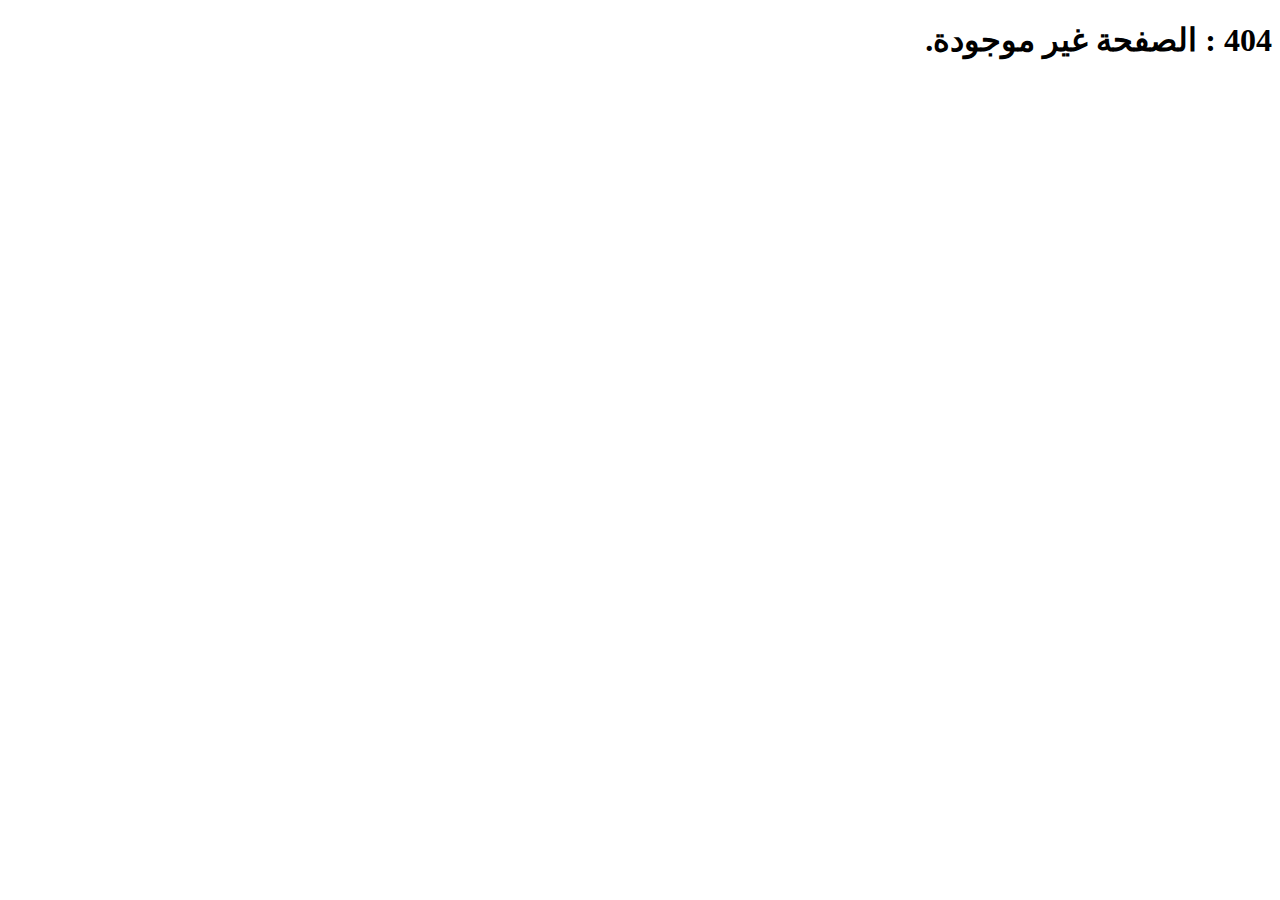
<file: JobApp/Content/font/index.html>
<!DOCTYPE html>
<html lang="ar">
<head>
	<meta charset="utf-8">
	<meta http-equiv="X-UA-Compatible" content="IE=edge">
	<meta name="viewport" content="width=device-width, initial-scale=1">
	<title>الصفحة غير موجودة</title>
</head>
<body dir="rtl">

<h1>404 : الصفحة غير موجودة.</h1>

</body>
</html>
</file>
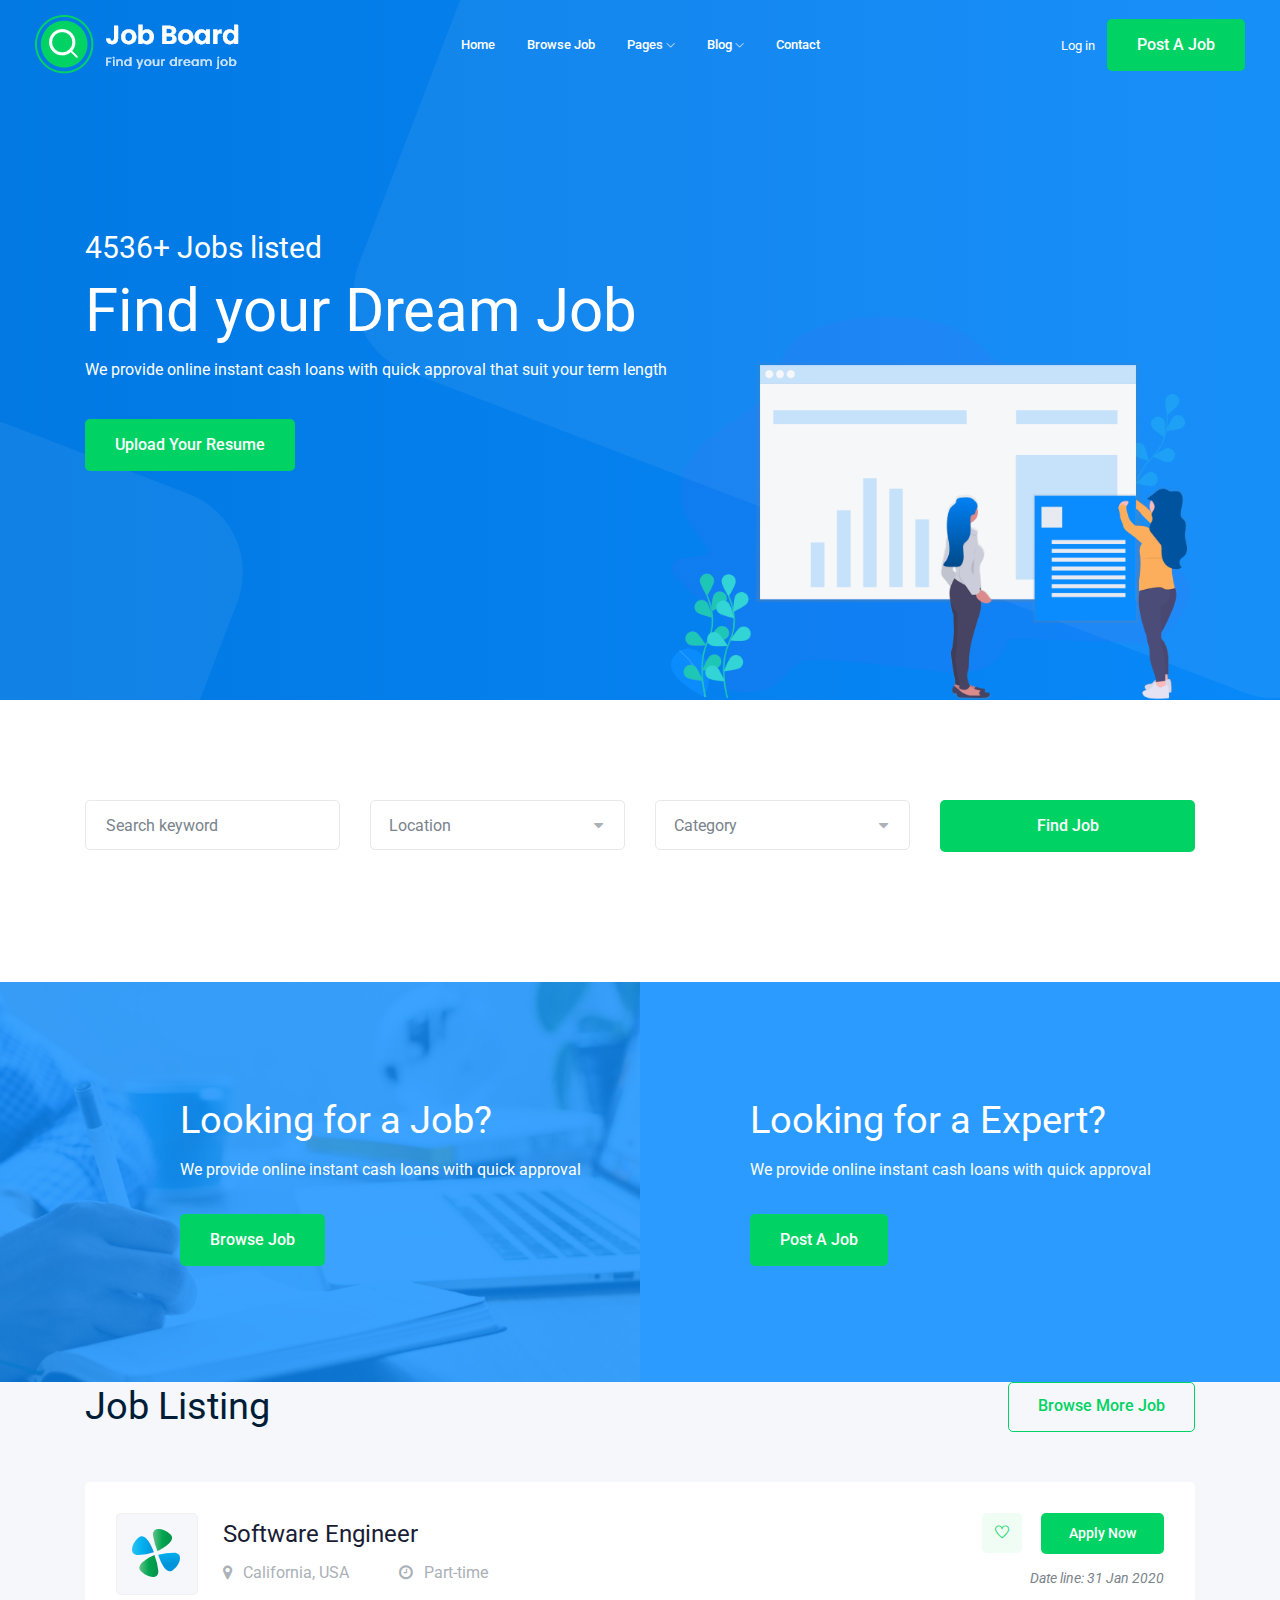
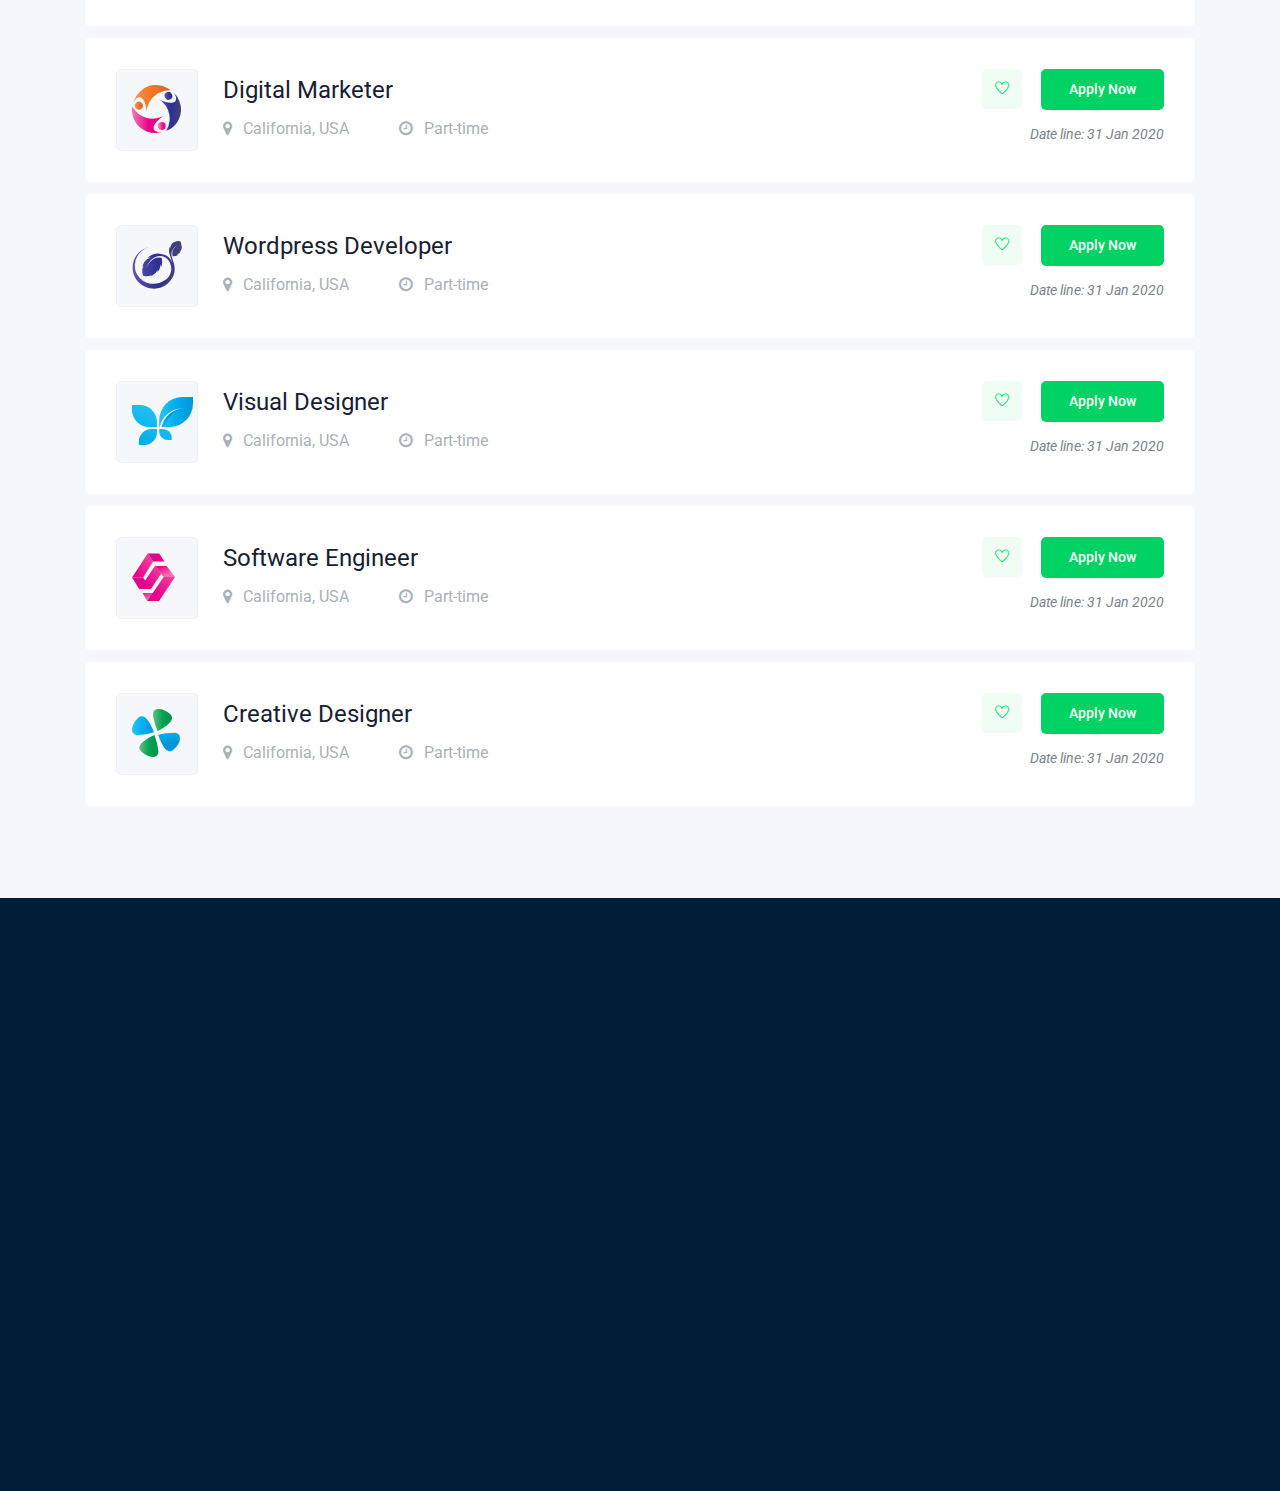
<file: JobApp/web/jobboard2/index.html>
﻿<!doctype html>
<html class="no-js" lang="zxx">

<head>
    <meta charset="utf-8">
    <meta http-equiv="x-ua-compatible" content="ie=edge">
    <title>Job Board</title>
    <meta name="description" content="">
    <meta name="viewport" content="width=device-width, initial-scale=1">

    <!-- <link rel="manifest" href="site.webmanifest"> -->
    <link rel="shortcut icon" type="image/x-icon" href="img/favicon.png">
    <!-- Place favicon.ico in the root directory -->

    <!-- CSS here -->
    <link rel="stylesheet" href="css/bootstrap.min.css">
    <link rel="stylesheet" href="css/owl.carousel.min.css">
    <link rel="stylesheet" href="css/magnific-popup.css">
    <link rel="stylesheet" href="css/font-awesome.min.css">
    <link rel="stylesheet" href="css/themify-icons.css">
    <link rel="stylesheet" href="css/nice-select.css">
    <link rel="stylesheet" href="css/flaticon.css">
    <link rel="stylesheet" href="css/gijgo.css">
    <link rel="stylesheet" href="css/animate.min.css">
    <link rel="stylesheet" href="css/slicknav.css">

    <link rel="stylesheet" href="css/style.css">
    <!-- <link rel="stylesheet" href="css/responsive.css"> -->
</head>

<body>
    <!--[if lte IE 9]>
            <p class="browserupgrade">You are using an <strong>outdated</strong> browser. Please <a href="https://browsehappy.com/">upgrade your browser</a> to improve your experience and security.</p>
        <![endif]-->

    <!-- header-start -->
    <header>
        <div class="header-area ">
            <div id="sticky-header" class="main-header-area">
                <div class="container-fluid ">
                    <div class="header_bottom_border">
                        <div class="row align-items-center">
                            <div class="col-xl-3 col-lg-2">
                                <div class="logo">
                                    <a href="index.html">
                                        <img src="img/logo.png" alt="">
                                    </a>
                                </div>
                            </div>
                            <div class="col-xl-6 col-lg-7">
                                <div class="main-menu  d-none d-lg-block">
                                    <nav>
                                        <ul id="navigation">
                                            <li><a href="index.html">home</a></li>
                                            <li><a href="jobs.html">Browse Job</a></li>
                                            <li><a href="#">pages <i class="ti-angle-down"></i></a>
                                                <ul class="submenu">
                                                    <li><a href="candidate.html">Candidates </a></li>
                                                    <li><a href="job_details.html">job details </a></li>
                                                    <li><a href="elements.html">elements</a></li>
                                                </ul>
                                            </li>
                                            <li><a href="#">blog <i class="ti-angle-down"></i></a>
                                                <ul class="submenu">
                                                    <li><a href="blog.html">blog</a></li>
                                                    <li><a href="single-blog.html">single-blog</a></li>
                                                </ul>
                                            </li>
                                            <li><a href="contact.html">Contact</a></li>
                                        </ul>
                                    </nav>
                                </div>
                            </div>
                            <div class="col-xl-3 col-lg-3 d-none d-lg-block">
                                <div class="Appointment">
                                    <div class="phone_num d-none d-xl-block">
                                        <a href="#">Log in</a>
                                    </div>
                                    <div class="d-none d-lg-block">
                                        <a class="boxed-btn3" href="#">Post a Job</a>
                                    </div>
                                </div>
                            </div>
                            <div class="col-12">
                                <div class="mobile_menu d-block d-lg-none"></div>
                            </div>
                        </div>
                    </div>

                </div>
            </div>
        </div>
    </header>
    <!-- header-end -->

    <!-- slider_area_start -->
    <div class="slider_area">
        <div class="single_slider  d-flex align-items-center slider_bg_1">
            <div class="container">
                <div class="row align-items-center">
                    <div class="col-lg-7 col-md-6">
                        <div class="slider_text">
                            <h5 class="wow fadeInLeft" data-wow-duration="1s" data-wow-delay=".2s">4536+ Jobs listed</h5>
                            <h3 class="wow fadeInLeft" data-wow-duration="1s" data-wow-delay=".3s">Find your Dream Job</h3>
                            <p class="wow fadeInLeft" data-wow-duration="1s" data-wow-delay=".4s">We provide online instant cash loans with quick approval that suit your term length</p>
                            <div class="sldier_btn wow fadeInLeft" data-wow-duration="1s" data-wow-delay=".5s">
                                <a href="#" class="boxed-btn3">Upload your Resume</a>
                            </div>
                        </div>
                    </div>
                </div>
            </div>
        </div>
        <div class="ilstration_img wow fadeInRight d-none d-lg-block text-right" data-wow-duration="1s" data-wow-delay=".2s">
            <img src="img/banner/illustration.png" alt="">
        </div>
    </div>
    <!-- slider_area_end -->

    <!-- catagory_area -->
    <div class="catagory_area">
        <div class="container">
            <div class="row cat_search">
                <div class="col-lg-3 col-md-4">
                    <div class="single_input">
                        <input type="text" placeholder="Search keyword">
                    </div>
                </div>
                <div class="col-lg-3 col-md-4">
                    <div class="single_input">
                        <select class="wide" >
                            <option data-display="Location">Location</option>
                            <option value="1">Dhaka</option>
                            <option value="2">Rangpur</option>
                            <option value="4">Sylet</option>
                          </select>
                    </div>
                </div>
                <div class="col-lg-3 col-md-4">
                    <div class="single_input">
                        <select class="wide">
                            <option data-display="Category">Category</option>
                            <option value="1">Category 1</option>
                            <option value="2">Category 2</option>
                            <option value="4">Category 3</option>
                          </select>
                    </div>
                </div>
                <div class="col-lg-3 col-md-12">
                    <div class="job_btn">
                        <a href="#" class="boxed-btn3">Find Job</a>
                    </div>
                </div>
            </div>
        
        </div>
    </div>
   

    <div class="job_searcing_wrap overlay">
        <div class="container">
            <div class="row">
                <div class="col-lg-5 offset-lg-1 col-md-6">
                    <div class="searching_text">
                        <h3>Looking for a Job?</h3>
                        <p>We provide online instant cash loans with quick approval </p>
                        <a href="#" class="boxed-btn3">Browse Job</a>
                    </div>
                </div>
                <div class="col-lg-5 offset-lg-1 col-md-6">
                    <div class="searching_text">
                        <h3>Looking for a Expert?</h3>
                        <p>We provide online instant cash loans with quick approval </p>
                        <a href="#" class="boxed-btn3">Post a Job</a>
                    </div>
                </div>
            </div>
        </div>
    </div>



    <div class="job_listing_area">
        <div class="container">
            <div class="row align-items-center">
                <div class="col-lg-6">
                    <div class="section_title">
                        <h3>Job Listing</h3>
                    </div>
                </div>
                <div class="col-lg-6">
                    <div class="brouse_job text-right">
                        <a href="jobs.html" class="boxed-btn4">Browse More Job</a>
                    </div>
                </div>
            </div>
            <div class="job_lists">
                <div class="row">
                    <div class="col-lg-12 col-md-12">
                        <div class="single_jobs white-bg d-flex justify-content-between">
                            <div class="jobs_left d-flex align-items-center">
                                <div class="thumb">
                                    <img src="img/svg_icon/1.svg" alt="">
                                </div>
                                <div class="jobs_conetent">
                                    <a href="job_details.html"><h4>Software Engineer</h4></a>
                                    <div class="links_locat d-flex align-items-center">
                                        <div class="location">
                                            <p> <i class="fa fa-map-marker"></i> California, USA</p>
                                        </div>
                                        <div class="location">
                                            <p> <i class="fa fa-clock-o"></i> Part-time</p>
                                        </div>
                                    </div>
                                </div>
                            </div>
                            <div class="jobs_right">
                                <div class="apply_now">
                                    <a class="heart_mark" href="#"> <i class="ti-heart"></i> </a>
                                    <a href="job_details.html" class="boxed-btn3">Apply Now</a>
                                </div>
                                <div class="date">
                                    <p>Date line: 31 Jan 2020</p>
                                </div>
                            </div>
                        </div>
                    </div>
                    <div class="col-lg-12 col-md-12">
                        <div class="single_jobs white-bg d-flex justify-content-between">
                            <div class="jobs_left d-flex align-items-center">
                                <div class="thumb">
                                    <img src="img/svg_icon/2.svg" alt="">
                                </div>
                                <div class="jobs_conetent">
                                    <a href="job_details.html"><h4>Digital Marketer</h4></a>
                                    <div class="links_locat d-flex align-items-center">
                                        <div class="location">
                                            <p> <i class="fa fa-map-marker"></i> California, USA</p>
                                        </div>
                                        <div class="location">
                                            <p> <i class="fa fa-clock-o"></i> Part-time</p>
                                        </div>
                                    </div>
                                </div>
                            </div>
                            <div class="jobs_right">
                                <div class="apply_now">
                                    <a class="heart_mark" href="#"> <i class="ti-heart"></i> </a>
                                    <a href="job_details.html" class="boxed-btn3">Apply Now</a>
                                </div>
                                <div class="date">
                                    <p>Date line: 31 Jan 2020</p>
                                </div>
                            </div>
                        </div>
                    </div>
                    <div class="col-lg-12 col-md-12">
                        <div class="single_jobs white-bg d-flex justify-content-between">
                            <div class="jobs_left d-flex align-items-center">
                                <div class="thumb">
                                    <img src="img/svg_icon/3.svg" alt="">
                                </div>
                                <div class="jobs_conetent">
                                    <a href="job_details.html"><h4>Wordpress Developer</h4></a>
                                    <div class="links_locat d-flex align-items-center">
                                        <div class="location">
                                            <p> <i class="fa fa-map-marker"></i> California, USA</p>
                                        </div>
                                        <div class="location">
                                            <p> <i class="fa fa-clock-o"></i> Part-time</p>
                                        </div>
                                    </div>
                                </div>
                            </div>
                            <div class="jobs_right">
                                <div class="apply_now">
                                    <a class="heart_mark" href="#"> <i class="ti-heart"></i> </a>
                                    <a href="job_details.html" class="boxed-btn3">Apply Now</a>
                                </div>
                                <div class="date">
                                    <p>Date line: 31 Jan 2020</p>
                                </div>
                            </div>
                        </div>
                    </div>
                    <div class="col-lg-12 col-md-12">
                        <div class="single_jobs white-bg d-flex justify-content-between">
                            <div class="jobs_left d-flex align-items-center">
                                <div class="thumb">
                                    <img src="img/svg_icon/4.svg" alt="">
                                </div>
                                <div class="jobs_conetent">
                                    <a href="job_details.html"><h4>Visual Designer</h4></a>
                                    <div class="links_locat d-flex align-items-center">
                                        <div class="location">
                                            <p> <i class="fa fa-map-marker"></i> California, USA</p>
                                        </div>
                                        <div class="location">
                                            <p> <i class="fa fa-clock-o"></i> Part-time</p>
                                        </div>
                                    </div>
                                </div>
                            </div>
                            <div class="jobs_right">
                                <div class="apply_now">
                                    <a class="heart_mark" href="#"> <i class="ti-heart"></i> </a>
                                    <a href="job_details.html" class="boxed-btn3">Apply Now</a>
                                </div>
                                <div class="date">
                                    <p>Date line: 31 Jan 2020</p>
                                </div>
                            </div>
                        </div>
                    </div>
                    <div class="col-lg-12 col-md-12">
                        <div class="single_jobs white-bg d-flex justify-content-between">
                            <div class="jobs_left d-flex align-items-center">
                                <div class="thumb">
                                    <img src="img/svg_icon/5.svg" alt="">
                                </div>
                                <div class="jobs_conetent">
                                    <a href="job_details.html"><h4>Software Engineer</h4></a>
                                    <div class="links_locat d-flex align-items-center">
                                        <div class="location">
                                            <p> <i class="fa fa-map-marker"></i> California, USA</p>
                                        </div>
                                        <div class="location">
                                            <p> <i class="fa fa-clock-o"></i> Part-time</p>
                                        </div>
                                    </div>
                                </div>
                            </div>
                            <div class="jobs_right">
                                <div class="apply_now">
                                    <a class="heart_mark" href="#"> <i class="ti-heart"></i> </a>
                                    <a href="job_details.html" class="boxed-btn3">Apply Now</a>
                                </div>
                                <div class="date">
                                    <p>Date line: 31 Jan 2020</p>
                                </div>
                            </div>
                        </div>
                    </div>
                    <div class="col-lg-12 col-md-12">
                        <div class="single_jobs white-bg d-flex justify-content-between">
                            <div class="jobs_left d-flex align-items-center">
                                <div class="thumb">
                                    <img src="img/svg_icon/1.svg" alt="">
                                </div>
                                <div class="jobs_conetent">
                                    <a href="job_details.html"><h4>Creative Designer</h4></a>
                                    <div class="links_locat d-flex align-items-center">
                                        <div class="location">
                                            <p> <i class="fa fa-map-marker"></i> California, USA</p>
                                        </div>
                                        <div class="location">
                                            <p> <i class="fa fa-clock-o"></i> Part-time</p>
                                        </div>
                                    </div>
                                </div>
                            </div>
                            <div class="jobs_right">
                                <div class="apply_now">
                                    <a class="heart_mark" href="#"> <i class="ti-heart"></i> </a>
                                    <a href="job_details.html" class="boxed-btn3">Apply Now</a>
                                </div>
                                <div class="date">
                                    <p>Date line: 31 Jan 2020</p>
                                </div>
                            </div>
                        </div>
                    </div>
                </div>
            </div>
        </div>
    </div>
   

  
    <!-- job_searcing_wrap  -->
  
    <footer class="footer">
        <div class="footer_top">
            <div class="container">
                <div class="row">
                    <div class="col-xl-3 col-md-6 col-lg-3">
                        <div class="footer_widget wow fadeInUp" data-wow-duration="1s" data-wow-delay=".3s">
                            <div class="footer_logo">
                                <a href="#">
                                    <img src="img/logo.png" alt="">
                                </a>
                            </div>
                            <p>
                                finloan@support.com <br>
                                +10 873 672 6782 <br>
                                600/D, Green road, NewYork
                            </p>
                            <div class="socail_links">
                                <ul>
                                    <li>
                                        <a href="#">
                                            <i class="ti-facebook"></i>
                                        </a>
                                    </li>
                                    <li>
                                        <a href="#">
                                            <i class="fa fa-google-plus"></i>
                                        </a>
                                    </li>
                                    <li>
                                        <a href="#">
                                            <i class="fa fa-twitter"></i>
                                        </a>
                                    </li>
                                    <li>
                                        <a href="#">
                                            <i class="fa fa-instagram"></i>
                                        </a>
                                    </li>
                                </ul>
                            </div>

                        </div>
                    </div>
                    <div class="col-xl-2 col-md-6 col-lg-2">
                        <div class="footer_widget wow fadeInUp" data-wow-duration="1.1s" data-wow-delay=".4s">
                            <h3 class="footer_title">
                                Company
                            </h3>
                            <ul>
                                <li><a href="#">About </a></li>
                                <li><a href="#"> Pricing</a></li>
                                <li><a href="#">Carrier Tips</a></li>
                                <li><a href="#">FAQ</a></li>
                            </ul>

                        </div>
                    </div>
                    <div class="col-xl-3 col-md-6 col-lg-3">
                        <div class="footer_widget wow fadeInUp" data-wow-duration="1.2s" data-wow-delay=".5s">
                            <h3 class="footer_title">
                                Category
                            </h3>
                            <ul>
                                <li><a href="#">Design & Art</a></li>
                                <li><a href="#">Engineering</a></li>
                                <li><a href="#">Sales & Marketing</a></li>
                                <li><a href="#">Finance</a></li>
                            </ul>
                        </div>
                    </div>
                    <div class="col-xl-4 col-md-6 col-lg-4">
                        <div class="footer_widget wow fadeInUp" data-wow-duration="1.3s" data-wow-delay=".6s">
                            <h3 class="footer_title">
                                Subscribe
                            </h3>
                            <form action="#" class="newsletter_form">
                                <input type="text" placeholder="Enter your mail">
                                <button type="submit">Subscribe</button>
                            </form>
                            <p class="newsletter_text">Esteem spirit temper too say adieus who direct esteem esteems
                                luckily.</p>
                        </div>
                    </div>
                </div>
            </div>
        </div>
        <div class="copy-right_text wow fadeInUp" data-wow-duration="1.4s" data-wow-delay=".3s">
            <div class="container">
                <div class="footer_border"></div>
                <div class="row">
                    <div class="col-xl-12">
                        <p class="copy_right text-center">
                            <!-- Link back to Colorlib can't be removed. Template is licensed under CC BY 3.0. -->
Copyright &copy;<script>document.write(new Date().getFullYear());</script> All rights reserved | This template is made with <i class="fa fa-heart-o" aria-hidden="true"></i> by <a href="https://colorlib.com" target="_blank">Colorlib</a>
<!-- Link back to Colorlib can't be removed. Template is licensed under CC BY 3.0. -->
                        </p>
                    </div>
                </div>
            </div>
        </div>
    </footer>
    <!--/ footer end  -->

    <!-- link that opens popup -->
    <!-- JS here -->
    <script src="js/vendor/modernizr-3.5.0.min.js"></script>
    <script src="js/vendor/jquery-1.12.4.min.js"></script>
    <script src="js/popper.min.js"></script>
    <script src="js/bootstrap.min.js"></script>
    <script src="js/owl.carousel.min.js"></script>
    <script src="js/isotope.pkgd.min.js"></script>
    <script src="js/ajax-form.js"></script>
    <script src="js/waypoints.min.js"></script>
    <script src="js/jquery.counterup.min.js"></script>
    <script src="js/imagesloaded.pkgd.min.js"></script>
    <script src="js/scrollIt.js"></script>
    <script src="js/jquery.scrollUp.min.js"></script>
    <script src="js/wow.min.js"></script>
    <script src="js/nice-select.min.js"></script>
    <script src="js/jquery.slicknav.min.js"></script>
    <script src="js/jquery.magnific-popup.min.js"></script>
    <script src="js/plugins.js"></script>
    <script src="js/gijgo.min.js"></script>



    <!--contact js-->
    <script src="js/contact.js"></script>
    <script src="js/jquery.ajaxchimp.min.js"></script>
    <script src="js/jquery.form.js"></script>
    <script src="js/jquery.validate.min.js"></script>
    <script src="js/mail-script.js"></script>


    <script src="js/main.js"></script>
</body>

</html>
</file>
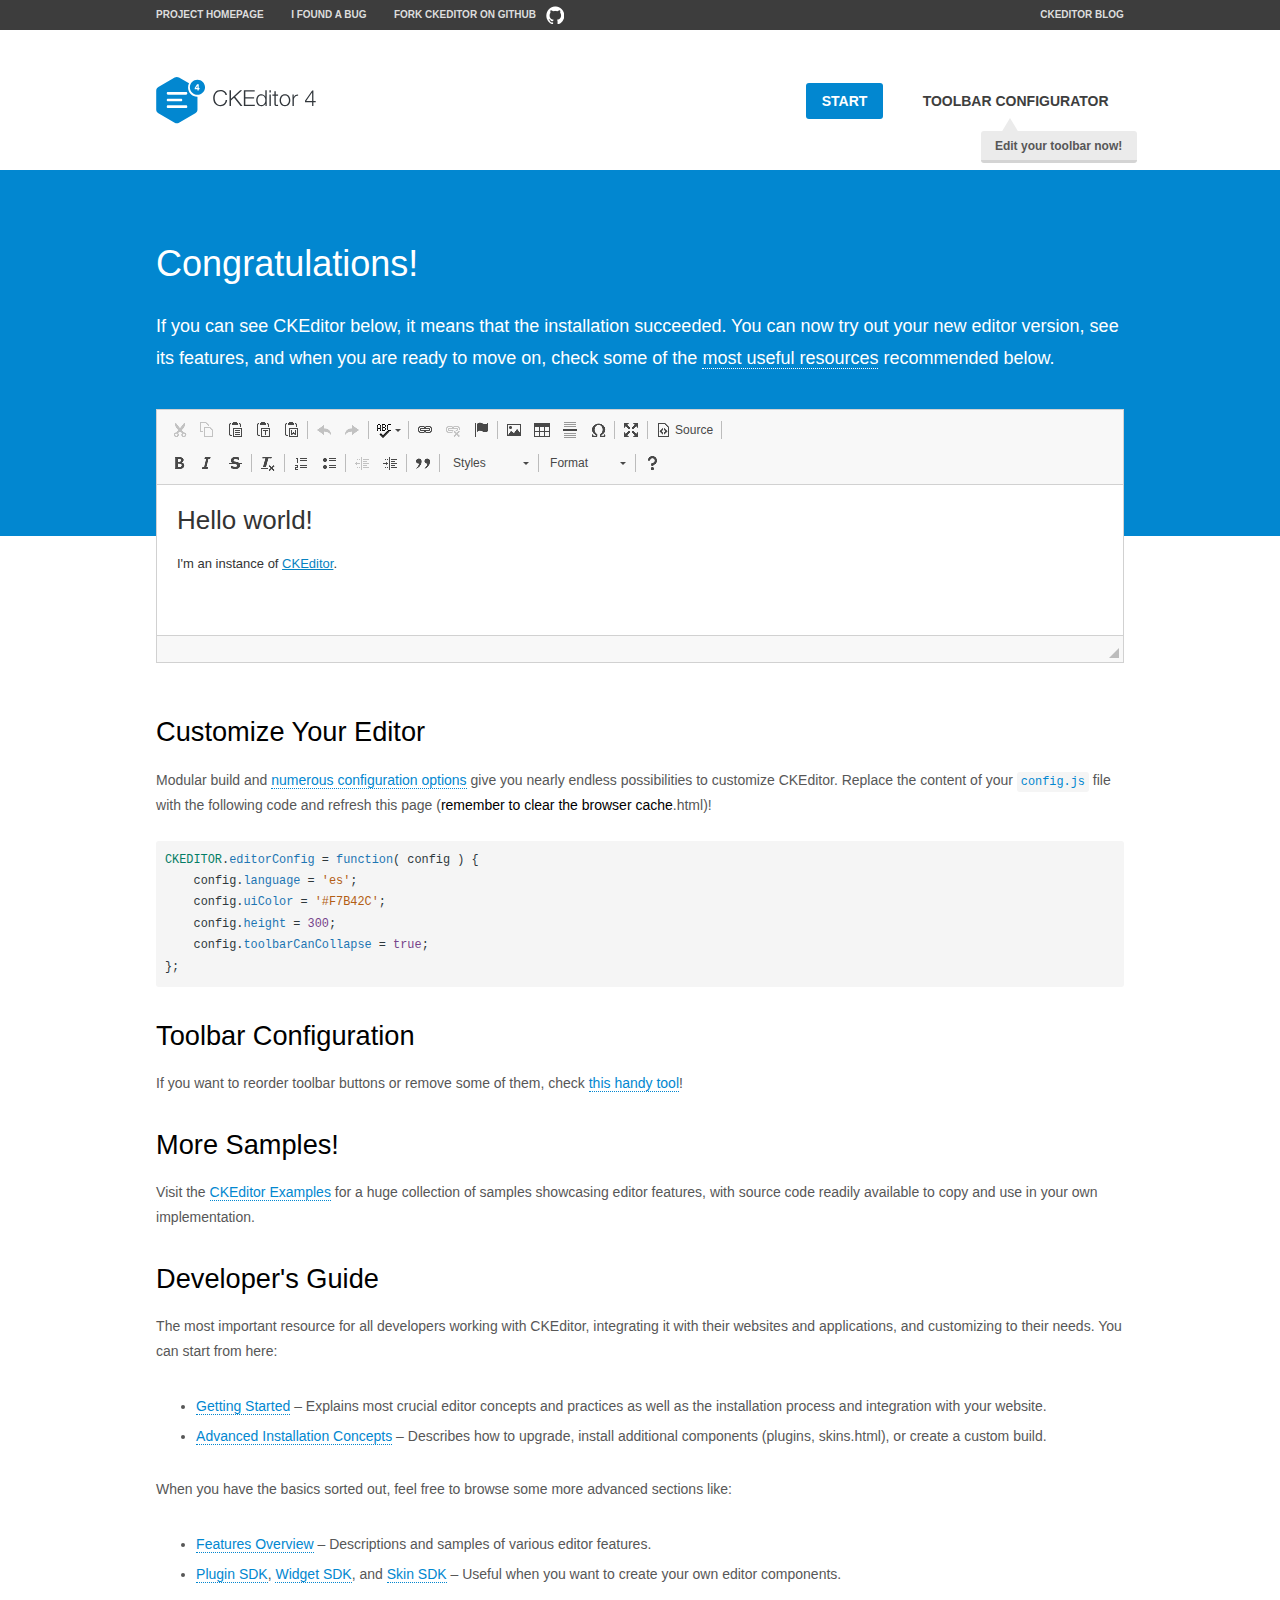
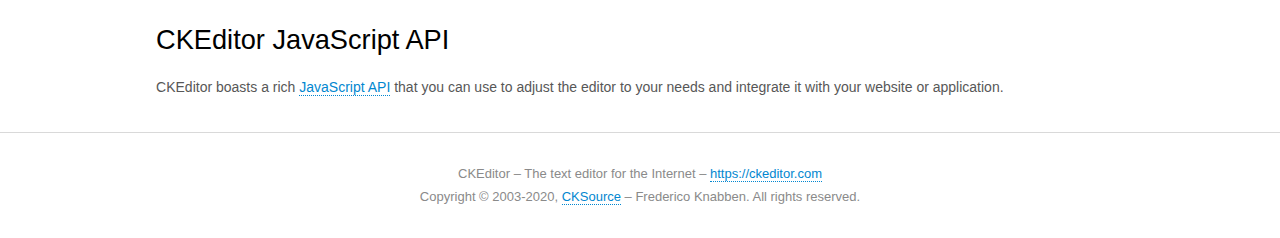
<file: JobApp/Scripts/ckeditor/samples/index.html>
<!DOCTYPE html>
<!--
Copyright (c) 2003-2020, CKSource - Frederico Knabben. All rights reserved.
For licensing, see LICENSE.md or https://ckeditor.com/legal/ckeditor-oss-license
-->
<html lang="en">
<head>
	<meta charset="utf-8">
	<title>CKEditor Sample</title>
	<script src="../ckeditor.js"></script>
	<script src="js/sample.js"></script>
	<link rel="stylesheet" href="css/samples.css">
	<link rel="stylesheet" href="toolbarconfigurator/lib/codemirror/neo.css">
	<meta name="viewport" content="width=device-width,initial-scale=1">
	<meta name="description" content="Try the latest sample of CKEditor 4 and learn more about customizing your WYSIWYG editor with endless possibilities.">
</head>
<body id="main">

<nav class="navigation-a">
	<div class="grid-container">
		<ul class="navigation-a-left grid-width-70">
			<li><a href="https://ckeditor.com/ckeditor-4/">Project Homepage</a></li>
			<li><a href="https://github.com/ckeditor/ckeditor4/issues">I found a bug</a></li>
			<li><a href="https://github.com/ckeditor/ckeditor4" class="icon-pos-right icon-navigation-a-github">Fork CKEditor on GitHub</a></li>
		</ul>
		<ul class="navigation-a-right grid-width-30">
			<li><a href="https://ckeditor.com/blog/">CKEditor Blog</a></li>
		</ul>
	</div>
</nav>

<header class="header-a">
	<div class="grid-container">
		<h1 class="header-a-logo grid-width-30">
			<a href="index.html"><img src="img/logo.svg" onerror="this.src='img/logo.png'; this.onerror=null;" alt="CKEditor Sample"></a>
		</h1>

		<nav class="navigation-b grid-width-70">
			<ul>
				<li><a href="index.html" class="button-a button-a-background">Start</a></li>
				<li><a href="toolbarconfigurator/index.html" class="button-a">Toolbar configurator <span class="balloon-a balloon-a-nw">Edit your toolbar now!</span></a></li>
			</ul>
		</nav>
	</div>
</header>

<main>
	<div class="adjoined-top">
		<div class="grid-container">
			<div class="content grid-width-100">
				<h1>Congratulations!</h1>
				<p>
					If you can see CKEditor below, it means that the installation succeeded.
					You can now try out your new editor version, see its features, and when you are ready to move on, check some of the <a href="#sample-customize">most useful resources</a> recommended below.
				</p>
			</div>
		</div>
	</div>
	<div class="adjoined-bottom">
		<div class="grid-container">
			<div class="grid-width-100">
				<div id="editor">
					<h1>Hello world!</h1>
					<p>I'm an instance of <a href="https://ckeditor.com">CKEditor</a>.</p>
				</div>
			</div>
		</div>
	</div>

	<div class="grid-container">
		<div class="content grid-width-100">
			<section id="sample-customize">
				<h2>Customize Your Editor</h2>
				<p>Modular build and <a href="https://ckeditor.com/docs/ckeditor4/latest/guide/dev_configuration.html">numerous configuration options</a> give you nearly endless possibilities to customize CKEditor. Replace the content of your <code><a href="../config.js">config.js</a></code> file with the following code and refresh this page (<strong>remember to clear the browser cache</strong>.html)!</p>
		<pre class="cm-s-neo CodeMirror"><code><span style="padding-right: 0.1px;"><span class="cm-variable">CKEDITOR</span>.<span class="cm-property">editorConfig</span> <span class="cm-operator">=</span> <span class="cm-keyword">function</span>( <span class="cm-def">config</span> ) {</span>
<span style="padding-right: 0.1px;"><span class="cm-tab">	</span><span class="cm-variable-2">config</span>.<span class="cm-property">language</span> <span class="cm-operator">=</span> <span class="cm-string">'es'</span>;</span>
<span style="padding-right: 0.1px;"><span class="cm-tab">	</span><span class="cm-variable-2">config</span>.<span class="cm-property">uiColor</span> <span class="cm-operator">=</span> <span class="cm-string">'#F7B42C'</span>;</span>
<span style="padding-right: 0.1px;"><span class="cm-tab">	</span><span class="cm-variable-2">config</span>.<span class="cm-property">height</span> <span class="cm-operator">=</span> <span class="cm-number">300</span>;</span>
<span style="padding-right: 0.1px;"><span class="cm-tab">	</span><span class="cm-variable-2">config</span>.<span class="cm-property">toolbarCanCollapse</span> <span class="cm-operator">=</span> <span class="cm-atom">true</span>;</span>
<span style="padding-right: 0.1px;">};</span></code></pre>
			</section>

			<section>
				<h2>Toolbar Configuration</h2>
				<p>If you want to reorder toolbar buttons or remove some of them, check <a href="toolbarconfigurator/index.html">this handy tool</a>!</p>
			</section>

			<section>
				<h2>More Samples!</h2>
				<p>Visit the <a href="https://ckeditor.com/docs/ckeditor4/latest/examples/index.html">CKEditor Examples</a> for a huge collection of samples showcasing editor features, with source code readily available to copy and use in your own implementation.</p>
			</section>

			<section>
				<h2>Developer's Guide</h2>
				<p>The most important resource for all developers working with CKEditor, integrating it with their websites and applications, and customizing to their needs. You can start from here:</p>
				<ul>
					<li><a href="https://ckeditor.com/docs/ckeditor4/latest/guide/dev_installation.html">Getting Started</a> &ndash; Explains most crucial editor concepts and practices as well as the installation process and integration with your website.</li>
					<li><a href="https://ckeditor.com/docs/ckeditor4/latest/guide/dev_advanced_installation.html">Advanced Installation Concepts</a> &ndash; Describes how to upgrade, install additional components (plugins, skins.html), or create a custom build.</li>
				</ul>
					<p>When you have the basics sorted out, feel free to browse some more advanced sections like:</p>
				<ul>
					<li><a href="https://ckeditor.com/docs/ckeditor4/latest/features/index.html">Features Overview</a> &ndash; Descriptions and samples of various editor features.</li>
					<li><a href="https://ckeditor.com/docs/ckeditor4/latest/guide/plugin_sdk_intro.html">Plugin SDK</a>, <a href="https://ckeditor.com/docs/ckeditor4/latest/guide/widget_sdk_intro.html">Widget SDK</a>, and <a href="https://ckeditor.com/docs/ckeditor4/latest/guide/skin_sdk_intro.html">Skin SDK</a> &ndash; Useful when you want to create your own editor components.</li>
				</ul>
			</section>

			<section>
				<h2>CKEditor JavaScript API</h2>
				<p>CKEditor boasts a rich <a href="https://ckeditor.com/docs/ckeditor4/latest/api/index.html">JavaScript API</a> that you can use to adjust the editor to your needs and integrate it with your website or application.</p>
			</section>
		</div>
	</div>
</main>

<footer class="footer-a grid-container">
	<div class="grid-container">
		<p class="grid-width-100">
			CKEditor &ndash; The text editor for the Internet &ndash; <a class="samples" href="https://ckeditor.com/">https://ckeditor.com</a>
		</p>
		<p class="grid-width-100" id="copy">
			Copyright &copy; 2003-2020, <a class="samples" href="https://cksource.com/">CKSource</a> &ndash; Frederico Knabben. All rights reserved.
		</p>
	</div>
</footer>
<script>
	initSample();
</script>

</body>
</html>
</file>
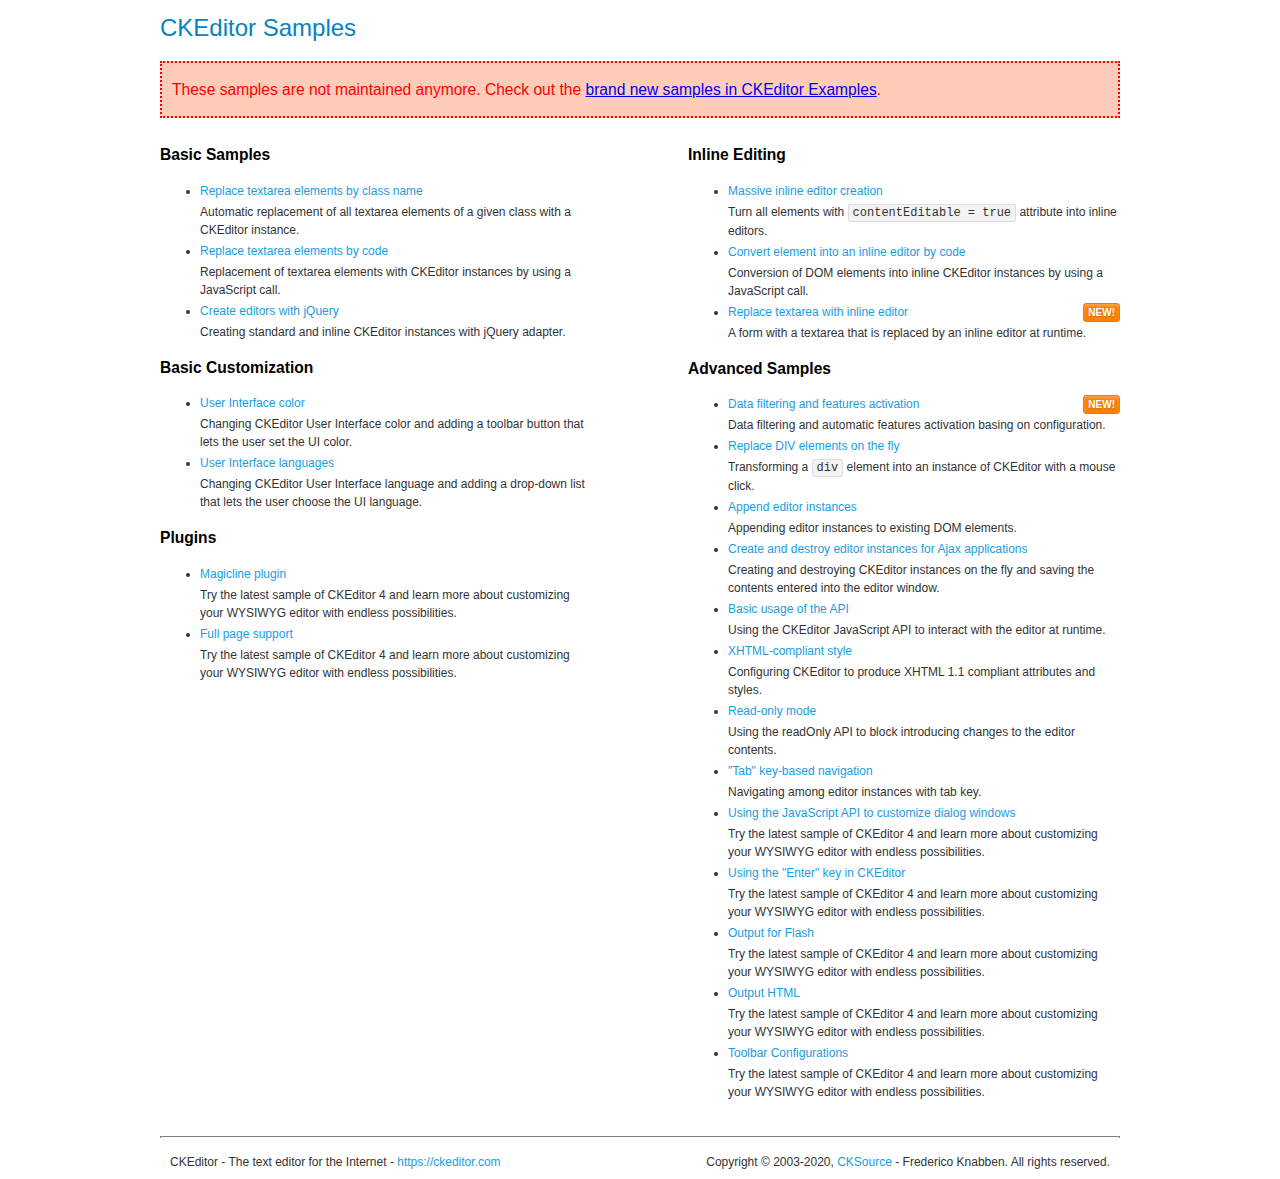
<file: JobApp/Scripts/ckeditor/samples/old/index.html>
<!DOCTYPE html>
<!--
Copyright (c) 2003-2020, CKSource - Frederico Knabben. All rights reserved.
For licensing, see LICENSE.md or https://ckeditor.com/legal/ckeditor-oss-license
-->
<html lang="en">
<head>
	<meta charset="utf-8">
	<title>CKEditor Samples</title>
	<link rel="stylesheet" href="sample.css">
	<meta name="description" content="Try the latest sample of CKEditor 4 and learn more about customizing your WYSIWYG editor with endless possibilities.">
</head>
<body>
	<h1 class="samples">
		CKEditor Samples
	</h1>
	<div class="warning deprecated">
		These samples are not maintained anymore. Check out the <a href="https://ckeditor.com/docs/ckeditor4/latest/examples/index.html">brand new samples in CKEditor Examples</a>.
	</div>
	<div class="twoColumns">
		<div class="twoColumnsLeft">
			<h2 class="samples">
				Basic Samples
			</h2>
			<dl class="samples">
				<dt><a class="samples" href="replacebyclass.html">Replace textarea elements by class name</a></dt>
				<dd>Automatic replacement of all textarea elements of a given class with a CKEditor instance.</dd>

				<dt><a class="samples" href="replacebycode.html">Replace textarea elements by code</a></dt>
				<dd>Replacement of textarea elements with CKEditor instances by using a JavaScript call.</dd>

				<dt><a class="samples" href="jquery.html">Create editors with jQuery</a></dt>
				<dd>Creating standard and inline CKEditor instances with jQuery adapter.</dd>
			</dl>

			<h2 class="samples">
				Basic Customization
			</h2>
			<dl class="samples">
				<dt><a class="samples" href="uicolor.html">User Interface color</a></dt>
				<dd>Changing CKEditor User Interface color and adding a toolbar button that lets the user set the UI color.</dd>

				<dt><a class="samples" href="uilanguages.html">User Interface languages</a></dt>
				<dd>Changing CKEditor User Interface language and adding a drop-down list that lets the user choose the UI language.</dd>
			</dl>


			<h2 class="samples">Plugins</h2>
<dl class="samples">
<dt><a class="samples" href="magicline/magicline.html">Magicline plugin</a></dt>
<dd>Try the latest sample of CKEditor 4 and learn more about customizing your WYSIWYG editor with endless possibilities.</dd>

<dt><a class="samples" href="wysiwygarea/fullpage.html">Full page support</a></dt>
<dd>Try the latest sample of CKEditor 4 and learn more about customizing your WYSIWYG editor with endless possibilities.</dd>
</dl>
		</div>
		<div class="twoColumnsRight">
			<h2 class="samples">
				Inline Editing
			</h2>
			<dl class="samples">
				<dt><a class="samples" href="inlineall.html">Massive inline editor creation</a></dt>
				<dd>Turn all elements with <code>contentEditable = true</code> attribute into inline editors.</dd>

				<dt><a class="samples" href="inlinebycode.html">Convert element into an inline editor by code</a></dt>
				<dd>Conversion of DOM elements into inline CKEditor instances by using a JavaScript call.</dd>

				<dt><a class="samples" href="inlinetextarea.html">Replace textarea with inline editor</a> <span class="new">New!</span></dt>
				<dd>A form with a textarea that is replaced by an inline editor at runtime.</dd>

				
			</dl>

			<h2 class="samples">
				Advanced Samples
			</h2>
			<dl class="samples">
				<dt><a class="samples" href="datafiltering.html">Data filtering and features activation</a> <span class="new">New!</span></dt>
				<dd>Data filtering and automatic features activation basing on configuration.</dd>

				<dt><a class="samples" href="divreplace.html">Replace DIV elements on the fly</a></dt>
				<dd>Transforming a <code>div</code> element into an instance of CKEditor with a mouse click.</dd>

				<dt><a class="samples" href="appendto.html">Append editor instances</a></dt>
				<dd>Appending editor instances to existing DOM elements.</dd>

				<dt><a class="samples" href="ajax.html">Create and destroy editor instances for Ajax applications</a></dt>
				<dd>Creating and destroying CKEditor instances on the fly and saving the contents entered into the editor window.</dd>

				<dt><a class="samples" href="api.html">Basic usage of the API</a></dt>
				<dd>Using the CKEditor JavaScript API to interact with the editor at runtime.</dd>

				<dt><a class="samples" href="xhtmlstyle.html">XHTML-compliant style</a></dt>
				<dd>Configuring CKEditor to produce XHTML 1.1 compliant attributes and styles.</dd>

				<dt><a class="samples" href="readonly.html">Read-only mode</a></dt>
				<dd>Using the readOnly API to block introducing changes to the editor contents.</dd>

				<dt><a class="samples" href="tabindex.html">"Tab" key-based navigation</a></dt>
				<dd>Navigating among editor instances with tab key.</dd>


				
<dt><a class="samples" href="dialog/dialog.html">Using the JavaScript API to customize dialog windows</a></dt>
<dd>Try the latest sample of CKEditor 4 and learn more about customizing your WYSIWYG editor with endless possibilities.</dd>

<dt><a class="samples" href="enterkey/enterkey.html">Using the &quot;Enter&quot; key in CKEditor</a></dt>
<dd>Try the latest sample of CKEditor 4 and learn more about customizing your WYSIWYG editor with endless possibilities.</dd>

<dt><a class="samples" href="htmlwriter/outputforflash.html">Output for Flash</a></dt>
<dd>Try the latest sample of CKEditor 4 and learn more about customizing your WYSIWYG editor with endless possibilities.</dd>

<dt><a class="samples" href="htmlwriter/outputhtml.html">Output HTML</a></dt>
<dd>Try the latest sample of CKEditor 4 and learn more about customizing your WYSIWYG editor with endless possibilities.</dd>

<dt><a class="samples" href="toolbar/toolbar.html">Toolbar Configurations</a></dt>
<dd>Try the latest sample of CKEditor 4 and learn more about customizing your WYSIWYG editor with endless possibilities.</dd>

			</dl>
		</div>
	</div>
	<div id="footer">
		<hr>
		<p>
			CKEditor - The text editor for the Internet - <a class="samples" href="https://ckeditor.com/">https://ckeditor.com</a>
		</p>
		<p id="copy">
			Copyright &copy; 2003-2020, <a class="samples" href="https://cksource.com/">CKSource</a> - Frederico Knabben. All rights reserved.
		</p>
	</div>
</body>
</html>
</file>
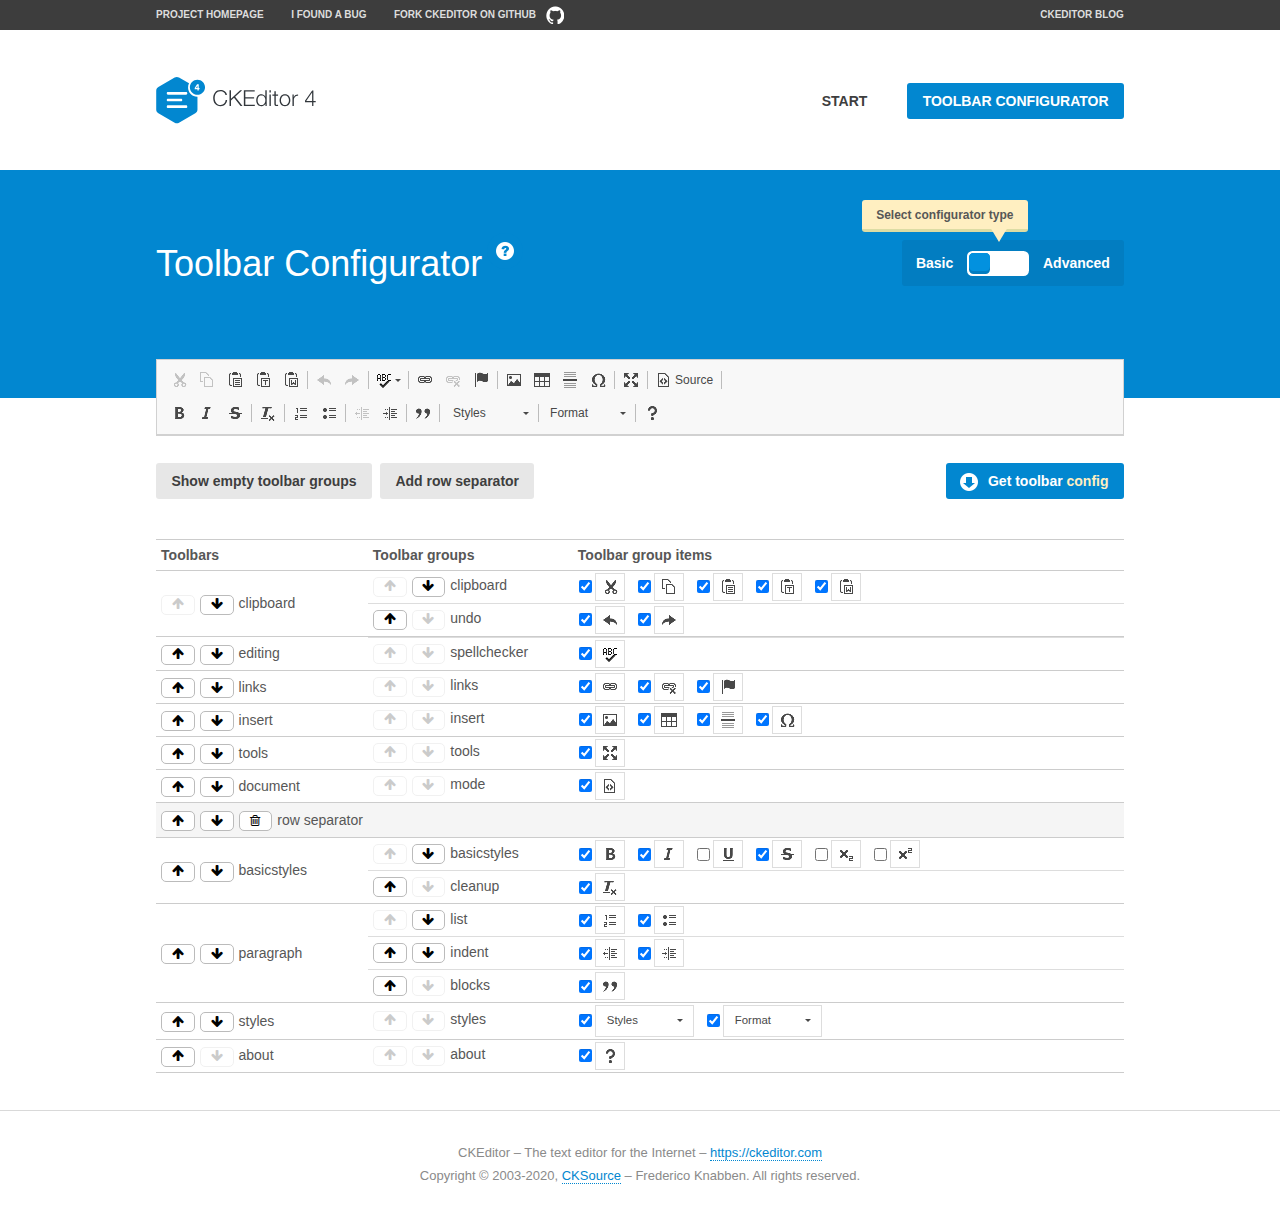
<file: JobApp/Scripts/ckeditor/samples/toolbarconfigurator/index.html>
<!DOCTYPE html>
<!--
Copyright (c) 2003-2020, CKSource - Frederico Knabben. All rights reserved.
For licensing, see LICENSE.md or https://ckeditor.com/legal/ckeditor-oss-license
-->
<!--[if IE 8]><html class="ie8"><![endif]-->
<!--[if gt IE 8]><html><![endif]-->
<!--[if !IE]><!--><html lang="en"><!--<![endif]-->
<head>
	<meta charset="utf-8">
	<title>Toolbar Configurator</title>
	<script src="../../ckeditor.js"></script>
	<script>
		if ( CKEDITOR.env.ie && CKEDITOR.env.version < 9 )
			CKEDITOR.tools.enableHtml5Elements( document );
	</script>
	<link rel="stylesheet" href="lib/codemirror/codemirror.css">
	<link rel="stylesheet" href="lib/codemirror/show-hint.css">
	<link rel="stylesheet" href="lib/codemirror/neo.css">
	<link rel="stylesheet" href="css/fontello.css">
	<link rel="stylesheet" href="../css/samples.css">
	<meta name="description" content="Try the latest sample of CKEditor 4 and learn more about customizing your WYSIWYG editor with endless possibilities.">
</head>
<body id="toolbar">

<nav class="navigation-a">
	<div class="grid-container">
		<ul class="navigation-a-left grid-width-70">
			<li><a href="https://ckeditor.com/ckeditor-4/">Project Homepage</a></li>
			<li><a href="https://github.com/ckeditor/ckeditor4/issues">I found a bug</a></li>
			<li><a href="https://github.com/ckeditor/ckeditor4" class="icon-pos-right icon-navigation-a-github">Fork CKEditor on GitHub</a></li>
		</ul>
		<ul class="navigation-a-right grid-width-30">
			<li><a href="https://ckeditor.com/blog/">CKEditor Blog</a></li>
		</ul>
	</div>
</nav>

<header class="header-a">
	<div class="grid-container">
		<h1 class="header-a-logo grid-width-30">
			<a href="../index.html"><img src="../img/logo.svg" onerror="this.src='../img/logo.png'; this.onerror=null;" alt="CKEditor Logo"></a>
		</h1>
		<nav class="navigation-b grid-width-70">
			<ul>
				<li><a href="../index.html"  class="button-a">Start</a></li>
				<li><a href="index.html"  class="button-a button-a-background">Toolbar configurator</a></li>
			</ul>
		</nav>
	</div>
</header>

<main>
	<div class="adjoined-top">
		<div class="grid-container">
			<div class="content grid-width-100">
				<div class="grid-container-nested">
					<h1 class="grid-width-60">
						Toolbar Configurator
						<a href="#help-content" type="button" title="Configurator help" id="help" class="button-a button-a-background button-a-no-text icon-pos-left icon-question-mark">Help</a>
					</h1>

					<div class="grid-width-40 grid-switch-magic">
						<div class="switch">
							<span class="balloon-a balloon-a-se">Select configurator type</span>
							<input type="radio" name="radio" data-num="1" id="radio-basic" />
							<input type="radio" name="radio" data-num="2" id="radio-advanced" />
							<label data-for="1" for="radio-basic">Basic</label>
							<span class="switch-inner">
								<span class="handler"></span>
							</span>
							<label data-for="2" for="radio-advanced">Advanced</label>
						</div>
					</div>
				</div>
			</div>
		</div>
	</div>
	<div class="adjoined-bottom">
		<div class="grid-container">
			<div class="grid-width-100">
				<div class="editors-container">
					<div id="editor-basic"></div>
					<div id="editor-advanced"></div>
				</div>
			</div>
		</div>
	</div>

	<div class="grid-container configurator">
		<div class="content grid-width-100">
			<div class="configurator">
				<div>
					<div id="toolbarModifierWrapper"></div>
				</div>
			</div>
		</div>
	</div>

	<div id="help-content">
		<div class="grid-container">
			<div class="grid-width-100">
				<h2>What Am I Doing Here?</h2>

				<div class="grid-container grid-container-nested">
					<div class="basic">
						<div class="grid-width-50">
							<p>Arrange <a href="https://ckeditor.com/docs/ckeditor4/latest/api/CKEDITOR_config.html#cfg-toolbarGroups">toolbar groups</a>, toggle <a href="https://ckeditor.com/docs/ckeditor4/latest/api/CKEDITOR_config.html#cfg-removeButtons">button visibility</a> according to your needs and get your toolbar configuration.</p>
							<p>You can replace the content of the <a href="../../config.js"><code>config.js</code></a> file with the generated configuration. If you already set some configuration options you will need to merge both configurations.</p>
						</div>
						<div class="grid-width-50">
							<p>Read more about different ways of <a href="https://ckeditor.com/docs/ckeditor4/latest/guide/dev_configuration.html">setting configuration</a> and do not forget about <strong>clearing browser cache</strong>.</p>
							<p>Arranging toolbar groups is the recommended way of configuring the toolbar, but if you need more freedom you can use the <a href="#advanced">advanced configurator</a>.</p>
						</div>
					</div>
					<div class="advanced" style="display: none;">
						<div class="grid-width-50">
							<p>With this code editor you can edit your <a href="https://ckeditor.com/docs/ckeditor4/latest/api/CKEDITOR_config.html#cfg-toolbar">toolbar configuration</a> live.</p>
							<p>You can replace the content of the <a href="../../config.js"><code>config.js</code></a> file with the generated configuration. If you already set some configuration options you will need to merge both configurations.</p>
						</div>
						<div class="grid-width-50">
							<p>Read more about different ways of <a href="https://ckeditor.com/docs/ckeditor4/latest/guide/dev_configuration.html">setting configuration</a> and do not forget about <strong>clearing browser cache</strong>.</p>
						</div>
					</div>
				</div>

				<p class="grid-container grid-container-nested">
					<button type="button" class="help-content-close grid-width-100 button-a button-a-background">Got it. Let's play!</button>
				</p>
			</div>
		</div>
	</div>
</main>

<footer class="footer-a grid-container">
	<p class="grid-width-100">
		CKEditor &ndash; The text editor for the Internet &ndash; <a class="samples" href="https://ckeditor.com/">https://ckeditor.com</a>
	</p>
	<p class="grid-width-100" id="copy">
		Copyright &copy; 2003-2020, <a class="samples" href="https://cksource.com/">CKSource</a> &ndash; Frederico Knabben. All rights reserved.
	</p>
</footer>

<script src="lib/codemirror/codemirror.js"></script>
<script src="lib/codemirror/javascript.js"></script>
<script src="lib/codemirror/show-hint.js"></script>

<script src="js/fulltoolbareditor.js"></script>
<script src="js/abstracttoolbarmodifier.js"></script>
<script src="js/toolbarmodifier.js"></script>
<script src="js/toolbartextmodifier.js"></script>
<script src="../js/sf.js"></script>

<script>
	( function() {
		'use strict';

		var mode = ( window.location.hash.substr( 1 ) === 'advanced' ) ? 'advanced' : 'basic',
			configuratorSection = CKEDITOR.document.findOne( 'main > .grid-container.configurator' ),
			basicInstruction = CKEDITOR.document.findOne( '#help-content .basic' ),
			advancedInstruction = CKEDITOR.document.findOne( '#help-content .advanced' ),

			// Configurator mode switcher.
			modeSwitchBasic = CKEDITOR.document.getById( 'radio-basic' ),
			modeSwitchAdvanced = CKEDITOR.document.getById( 'radio-advanced' );

		// Initial setup
		function updateSwitcher() {
			if ( mode === 'advanced' ) {
				modeSwitchAdvanced.$.checked = true;
			} else {
				modeSwitchBasic.$.checked = true;
			}
		}

		updateSwitcher();

		CKEDITOR.document.getWindow().on( 'hashchange', function( e ) {
			var hash = window.location.hash.substr( 1 );
			if ( !( hash === 'advanced' || hash === 'basic' ) ) {
				return;
			}
			mode = hash;
			onToolbarsDone( mode );
		} );

		CKEDITOR.document.getWindow().on( 'resize', function() {
			updateToolbar( ( mode === 'basic' ? toolbarModifier : toolbarTextModifier )[ 'editorInstance' ] );
		} );

		function onRefresh( modifier ) {
			modifier = modifier || this;

			if ( mode === 'basic' && modifier instanceof ToolbarConfigurator.ToolbarTextModifier ) {
				return;
			}

			// CodeMirror container becomes visible, so we need to refresh and to avoid rendering problems.
			if ( mode === 'advanced' && modifier instanceof ToolbarConfigurator.ToolbarTextModifier ) {
				modifier.codeContainer.refresh();
			}

			updateToolbar( modifier.editorInstance );
		}

		function updateToolbar( editor ) {
			var editorContainer = editor.container;

			// Not always editor is loaded.
			if ( !editorContainer ) {
				return;
			}

			var displayStyle = editorContainer.getStyle( 'display' );

			editorContainer.setStyle( 'display', 'block' );

			var newHeight = editorContainer.getSize( 'height' );

			var newMarginTop = parseInt( editorContainer.getComputedStyle( 'margin-top' ), 10 );
			newMarginTop = ( isNaN( newMarginTop ) ? 0 : Number( newMarginTop ) );

			var newMarginBottom = parseInt( editorContainer.getComputedStyle( 'margin-bottom' ), 10 );
			newMarginBottom = ( isNaN( newMarginBottom ) ? 0 : Number( newMarginBottom ) );

			var result = newHeight + newMarginTop + newMarginBottom;

			editorContainer.setStyle( 'display', displayStyle );

			editor.container.getAscendant( 'div' ).setStyle( 'height', result + 'px' );
		}

		var toolbarModifier = new ToolbarConfigurator.ToolbarModifier( 'editor-basic' );

		var done = 0;
		toolbarModifier.init( onToolbarInit );
		toolbarModifier.onRefresh = onRefresh;

		CKEDITOR.document.getById( 'toolbarModifierWrapper' ).append( toolbarModifier.mainContainer );

		var toolbarTextModifier = new ToolbarConfigurator.ToolbarTextModifier( 'editor-advanced' );
		toolbarTextModifier.init( onToolbarInit );
		toolbarTextModifier.onRefresh = onRefresh;

		function onToolbarInit() {
			if ( ++done === 2 ) {
				onToolbarsDone();

				positionSticky.watch( CKEDITOR.document.findOne( '.toolbar' ), function() {
					return mode === 'advanced';
				} );
			}
		}

		function onToolbarsDone() {
			if ( mode === 'basic' ) {
				toggleModeBasic( false );
			} else {
				toggleModeAdvanced( false );
			}

			updateSwitcher();

			setTimeout( function() {
				CKEDITOR.document.findOne( '.editors-container' ).addClass( 'active' );
				CKEDITOR.document.findOne( '#toolbarModifierWrapper' ).addClass( 'active' );
			}, 200 );
		}

		CKEDITOR.document.getById( 'toolbarModifierWrapper' ).append( toolbarTextModifier.mainContainer );

		function toogleModeSwitch( onElement, offElement, onModifier, offModifier ) {
			onElement.addClass( 'fancy-button-active' );
			offElement.removeClass( 'fancy-button-active' );

			onModifier.showUI();
			offModifier.hideUI();
		}

		function toggleModeBasic( callOnRefresh ) {
			callOnRefresh = ( callOnRefresh !== false );
			mode = 'basic';
			window.location.hash = '#basic';
			toogleModeSwitch( modeSwitchBasic, modeSwitchAdvanced, toolbarModifier, toolbarTextModifier );

			configuratorSection.removeClass( 'freed-width' );
			basicInstruction.show();
			advancedInstruction.hide();

			callOnRefresh && onRefresh( toolbarModifier );
		}

		function toggleModeAdvanced( callOnRefresh ) {
			callOnRefresh = ( callOnRefresh !== false );
			mode = 'advanced';
			window.location.hash = '#advanced';
			toogleModeSwitch( modeSwitchAdvanced, modeSwitchBasic, toolbarTextModifier, toolbarModifier );

			configuratorSection.addClass( 'freed-width' );
			advancedInstruction.show();
			basicInstruction.hide();

			callOnRefresh && onRefresh( toolbarTextModifier );
		}

		modeSwitchBasic.on( 'click', toggleModeBasic );
		modeSwitchAdvanced.on( 'click', toggleModeAdvanced );

		//
		// Position:sticky for the toolbar.
		//

		// Will make elements behave like they were styled with position:sticky.
		var positionSticky = {
			// Store object: {
			// 		element: CKEDITOR.dom.element, // Element which will float.
			// 		placeholder: CKEDITOR.dom.element, // Placeholder which is place to prevent page bounce.
			// 		isFixed: boolean // Whether element float now.
			// }
			watched: [],

			active: [],

			staticContainer: null,

			init: function() {
				var element = CKEDITOR.dom.element.createFromHtml(
					'<div class="staticContainer">' +
						'<div class="grid-container" >' +
							'<div class="grid-width-100">' +
								'<div class="inner"></div>' +
							'</div>' +
						'</div>' +
					'</div>' );

				this.staticContainer = element.findOne( '.inner' );

				CKEDITOR.document.getBody().append( element );
			},

			watch: function( element, preventFunc ) {
				this.watched.push( {
					element: element,
					placeholder: new CKEDITOR.dom.element( 'div' ),
					isFixed: false,
					preventFunc: preventFunc
				} );
			},

			checkAll: function() {
				for ( var i = 0; i < this.watched.length; i++ ) {
					this.check( this.watched[ i ] );
				}
			},

			check: function( element ) {
				var isFixed = element.isFixed;
				var shouldBeFixed = this.shouldBeFixed( element );

				// Nothing to be done.
				if ( isFixed === shouldBeFixed ) {
					return;
				}

				var placeholder = element.placeholder;

				if ( isFixed ) {
					// Unfixing.

					element.element.insertBefore( placeholder );
					placeholder.remove();

					element.element.removeStyle( 'margin' );

					this.active.splice( CKEDITOR.tools.indexOf( this.active, element ), 1 );

				} else {
					// Fixing.
					placeholder.setStyle( 'width', element.element.getSize( 'width' ) + 'px' );
					placeholder.setStyle( 'height', element.element.getSize( 'height' ) + 'px' );
					placeholder.setStyle( 'margin-bottom', element.element.getComputedStyle( 'margin-bottom' ) );
					placeholder.setStyle( 'display', element.element.getComputedStyle( 'display' ) );
					placeholder.insertAfter( element.element );

					this.staticContainer.append( element.element );

					this.active.push( element );
				}

				element.isFixed = !element.isFixed;
			},

			shouldBeFixed: function( element ) {
				if ( element.preventFunc && element.preventFunc() ) {
					return false;
				}

				// If element is already fixed we are checking it's placeholder.
				var related = ( element.isFixed ? element.placeholder : element.element ),
					clientRect = related.$.getBoundingClientRect(),
					staticHeight = this.staticContainer.getSize('height' ),
					elemHeight = element.element.getSize( 'height' );

				if ( element.isFixed ) {
					return ( clientRect.top + elemHeight < staticHeight );
				} else {
					return ( clientRect.top < staticHeight );
				}
			}
		};

		positionSticky.init();

		CKEDITOR.document.getWindow().on( 'scroll',
			new CKEDITOR.tools.eventsBuffer( 100, positionSticky.checkAll, positionSticky ).input
		);

		// Make the toolbar sticky.
		positionSticky.watch( CKEDITOR.document.findOne( '.editors-container' ) );

		// Help button and help-content.
		( function() {
			var helpButton = CKEDITOR.document.getById( 'help' ),
				helpContent = CKEDITOR.document.getById( 'help-content' );

			// Don't show help button on IE8 because it's unsupported by Pico Modal.
			if ( CKEDITOR.env.ie && CKEDITOR.env.version == 8 ) {
				helpButton.hide();
			} else {
				// Display help modal when the button is clicked.
				helpButton.on( 'click', function( evt ) {
					SF.modal( {
						// Clone modal content from DOM.
						content: helpContent.getHtml(),

						afterCreate: function( modal ) {
							// Enable modal content button to close the modal.
							new CKEDITOR.dom.element( modal.modalElem() ).findOne( '.help-content-close' ).once( 'click', modal.close );
						}
					} ).show();
				} );
			}
		} )();
	} )();
</script>
</body>
</html>
</file>
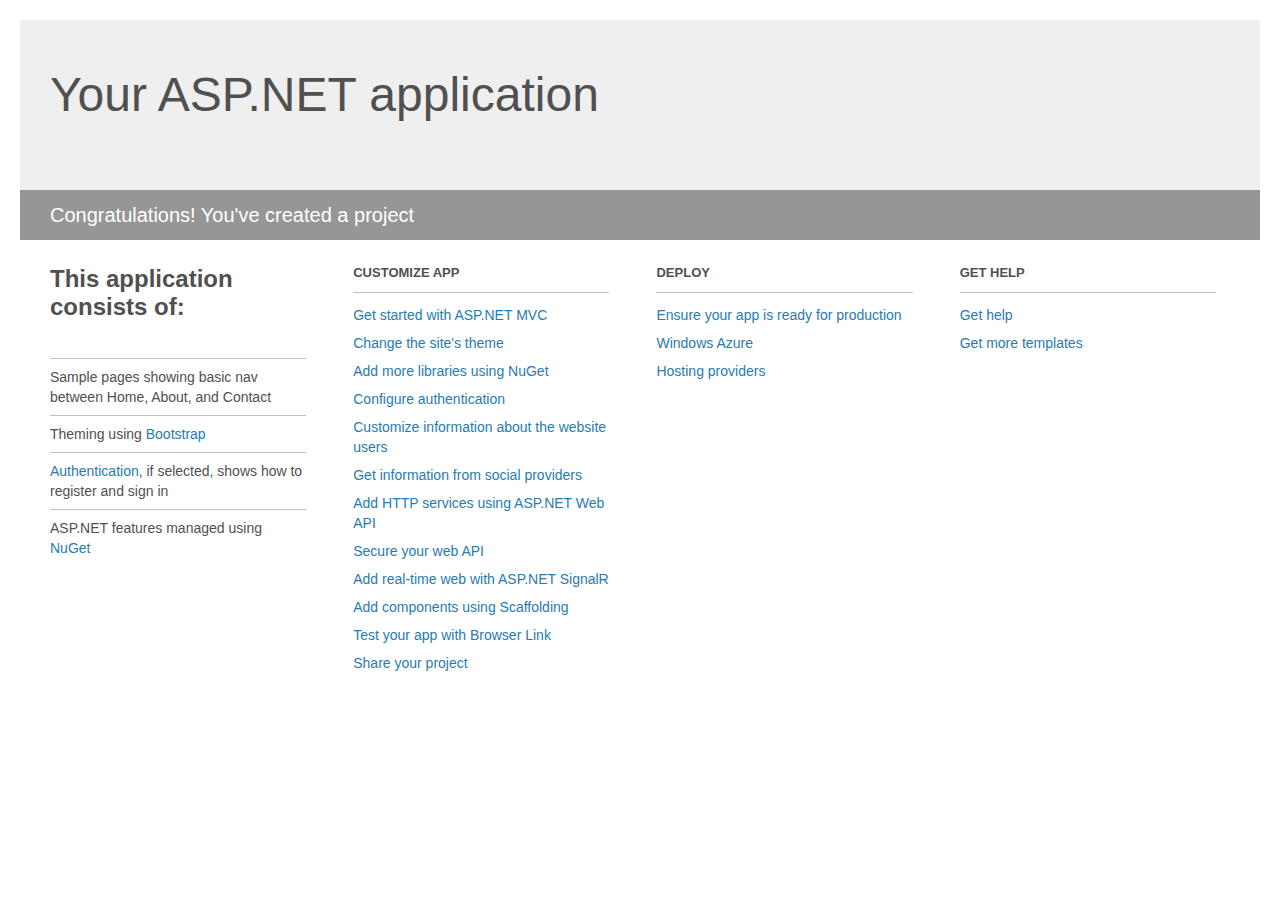
<file: JobApp/Project_Readme.html>
﻿<!DOCTYPE html>
<html lang="en">
<head>
    <meta charset="utf-8" />
    <title>Your ASP.NET application</title>
    <style>
        body {
            background: #fff;
            color: #505050;
            font: 14px 'Segoe UI', tahoma, arial, helvetica, sans-serif;
            margin: 20px;
            padding: 0;
        }

        #header {
            background: #efefef;
            padding: 0;
        }

        h1 {
            font-size: 48px;
            font-weight: normal;
            margin: 0;
            padding: 0 30px;
            line-height: 150px;
        }

        p {
            font-size: 20px;
            color: #fff;
            background: #969696;
            padding: 0 30px;
            line-height: 50px;
        }

        #main {
            padding: 5px 30px;
        }

        .section {
            width: 21.7%;
            float: left;
            margin: 0 0 0 4%;
        }

            .section h2 {
                font-size: 13px;
                text-transform: uppercase;
                margin: 0;
                border-bottom: 1px solid silver;
                padding-bottom: 12px;
                margin-bottom: 8px;
            }

            .section.first {
                margin-left: 0;
            }

                .section.first h2 {
                    font-size: 24px;
                    text-transform: none;
                    margin-bottom: 25px;
                    border: none;
                }

                .section.first li {
                    border-top: 1px solid silver;
                    padding: 8px 0;
                }

            .section.last {
                margin-right: 0;
            }

        ul {
            list-style: none;
            padding: 0;
            margin: 0;
            line-height: 20px;
        }

        li {
            padding: 4px 0;
        }

        a {
            color: #267cb2;
            text-decoration: none;
        }

            a:hover {
                text-decoration: underline;
            }
    </style>
</head>
<body>

    <div id="header">
        <h1>Your ASP.NET application</h1>
        <p>Congratulations! You've created a project</p>
    </div>

    <div id="main">
        <div class="section first">
            <h2>This application consists of:</h2>
            <ul>
                <li>Sample pages showing basic nav between Home, About, and Contact</li>
                <li>Theming using <a href="http://go.microsoft.com/fwlink/?LinkID=320754">Bootstrap</a></li>
                <li><a href="http://go.microsoft.com/fwlink/?LinkID=320755">Authentication</a>, if selected, shows how to register and sign in</li>
                <li>ASP.NET features managed using <a href="http://go.microsoft.com/fwlink/?LinkID=320756">NuGet</a></li>
            </ul>
        </div>

        <div class="section">
            <h2>Customize app</h2>
            <ul>
                <li><a href="http://go.microsoft.com/fwlink/?LinkID=320757">Get started with ASP.NET MVC</a></li>
                <li><a href="http://go.microsoft.com/fwlink/?LinkID=320758">Change the site's theme</a></li>
                <li><a href="http://go.microsoft.com/fwlink/?LinkID=320759">Add more libraries using NuGet</a></li>
                <li><a href="http://go.microsoft.com/fwlink/?LinkID=320760">Configure authentication</a></li>
                <li><a href="http://go.microsoft.com/fwlink/?LinkID=320761">Customize information about the website users</a></li>
                <li><a href="http://go.microsoft.com/fwlink/?LinkID=320762">Get information from social providers</a></li>
                <li><a href="http://go.microsoft.com/fwlink/?LinkID=320763">Add HTTP services using ASP.NET Web API</a></li>
                <li><a href="http://go.microsoft.com/fwlink/?LinkID=320764">Secure your web API</a></li>
                <li><a href="http://go.microsoft.com/fwlink/?LinkID=320765">Add real-time web with ASP.NET SignalR</a></li>
                <li><a href="http://go.microsoft.com/fwlink/?LinkID=320766">Add components using Scaffolding</a></li>
                <li><a href="http://go.microsoft.com/fwlink/?LinkID=320767">Test your app with Browser Link</a></li>
                <li><a href="http://go.microsoft.com/fwlink/?LinkID=320768">Share your project</a></li>
            </ul>
        </div>

        <div class="section">
            <h2>Deploy</h2>
            <ul>
                <li><a href="http://go.microsoft.com/fwlink/?LinkID=320769">Ensure your app is ready for production</a></li>
                <li><a href="http://go.microsoft.com/fwlink/?LinkID=320770">Windows Azure</a></li>
                <li><a href="http://go.microsoft.com/fwlink/?LinkID=320771">Hosting providers</a></li>
            </ul>
        </div>

        <div class="section last">
            <h2>Get help</h2>
            <ul>
                <li><a href="http://go.microsoft.com/fwlink/?LinkID=320772">Get help</a></li>
                <li><a href="http://go.microsoft.com/fwlink/?LinkID=320773">Get more templates</a></li>
            </ul>
        </div>
    </div>

</body>
</html>
</file>
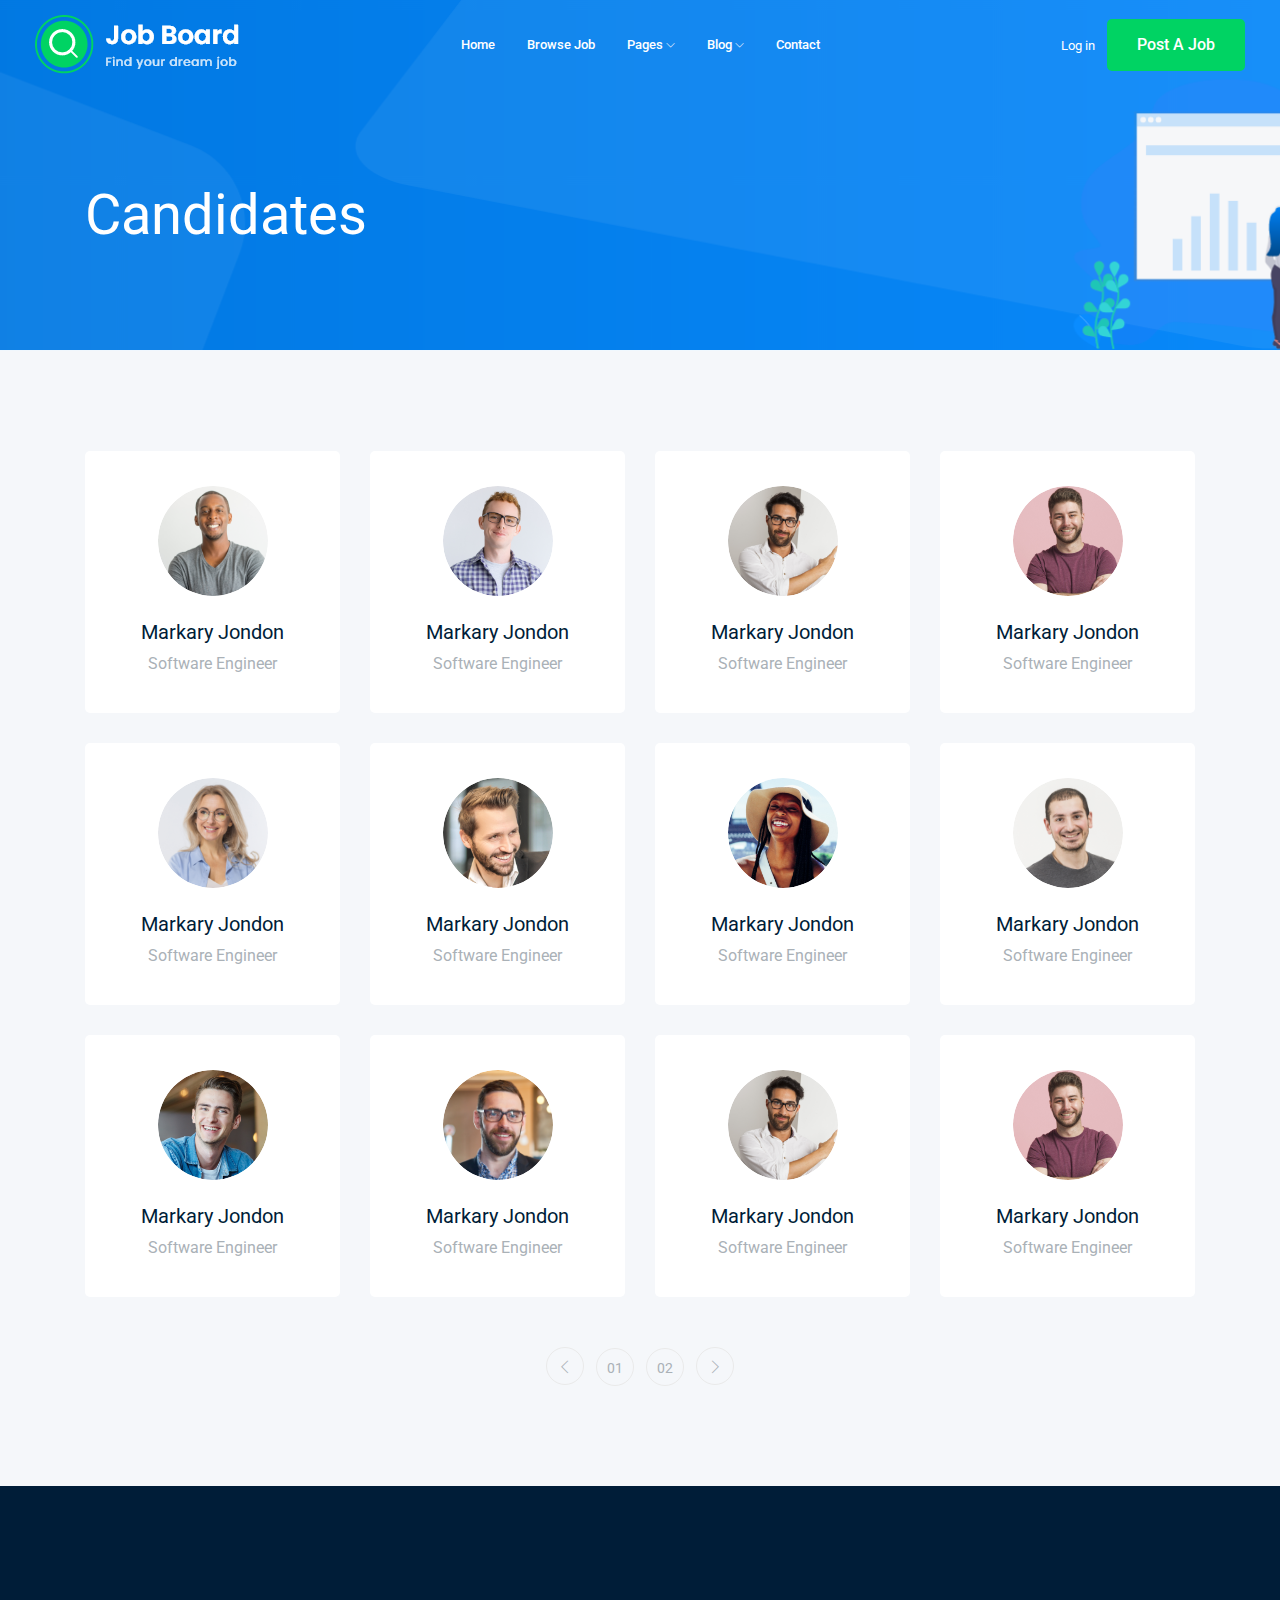
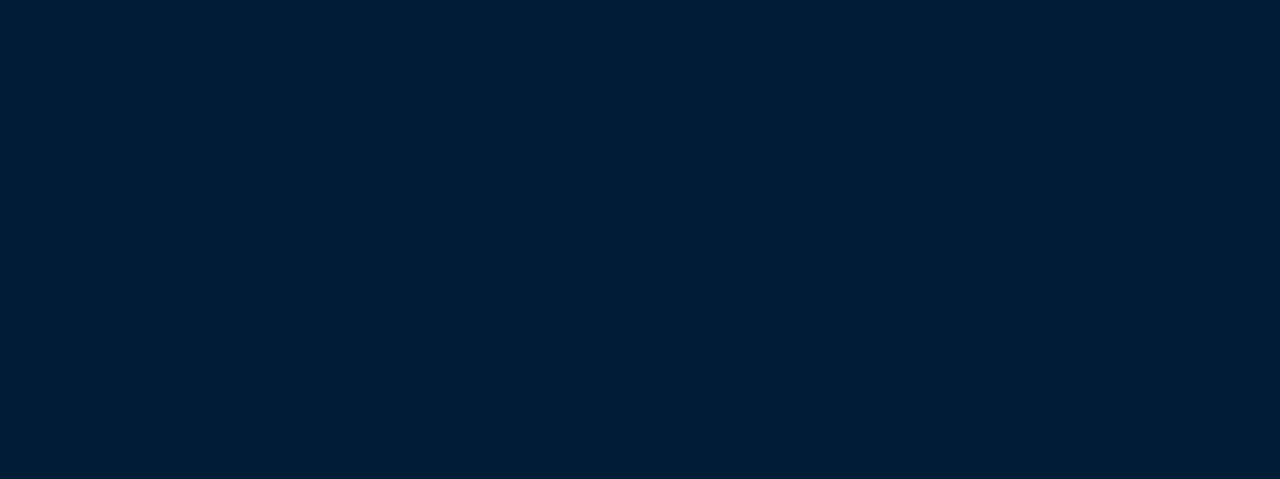
<file: JobApp/web/jobboard2/candidate.html>
<!doctype html>
<html class="no-js" lang="zxx">

<head>
    <meta charset="utf-8">
    <meta http-equiv="x-ua-compatible" content="ie=edge">
    <title>Job Board</title>
    <meta name="description" content="">
    <meta name="viewport" content="width=device-width, initial-scale=1">

    <!-- <link rel="manifest" href="site.webmanifest"> -->
    <link rel="shortcut icon" type="image/x-icon" href="img/favicon.png">
    <!-- Place favicon.ico in the root directory -->

    <!-- CSS here -->
    <link rel="stylesheet" href="css/bootstrap.min.css">
    <link rel="stylesheet" href="css/owl.carousel.min.css">
    <link rel="stylesheet" href="css/magnific-popup.css">
    <link rel="stylesheet" href="css/font-awesome.min.css">
    <link rel="stylesheet" href="css/themify-icons.css">
    <link rel="stylesheet" href="css/nice-select.css">
    <link rel="stylesheet" href="css/flaticon.css">
    <link rel="stylesheet" href="css/gijgo.css">
    <link rel="stylesheet" href="css/animate.min.css">
    <link rel="stylesheet" href="css/slicknav.css">

    <link rel="stylesheet" href="css/style.css">
    <!-- <link rel="stylesheet" href="css/responsive.css"> -->
</head>

<body>
    <!--[if lte IE 9]>
            <p class="browserupgrade">You are using an <strong>outdated</strong> browser. Please <a href="https://browsehappy.com/">upgrade your browser</a> to improve your experience and security.</p>
        <![endif]-->

    <!-- header-start -->
    <header>
        <div class="header-area ">
            <div id="sticky-header" class="main-header-area">
                <div class="container-fluid ">
                    <div class="header_bottom_border">
                        <div class="row align-items-center">
                            <div class="col-xl-3 col-lg-2">
                                <div class="logo">
                                    <a href="index.html">
                                        <img src="img/logo.png" alt="">
                                    </a>
                                </div>
                            </div>
                            <div class="col-xl-6 col-lg-7">
                                <div class="main-menu  d-none d-lg-block">
                                    <nav>
                                        <ul id="navigation">
                                            <li><a href="index.html">home</a></li>
                                            <li><a href="jobs.html">Browse Job</a></li>
                                            <li><a href="#">pages <i class="ti-angle-down"></i></a>
                                                <ul class="submenu">
                                                    <li><a href="candidate.html">Candidates </a></li>
                                                    <li><a href="job_details.html">job details </a></li>
                                                    <li><a href="elements.html">elements</a></li>
                                                </ul>
                                            </li>
                                            <li><a href="#">blog <i class="ti-angle-down"></i></a>
                                                <ul class="submenu">
                                                    <li><a href="blog.html">blog</a></li>
                                                    <li><a href="single-blog.html">single-blog</a></li>
                                                </ul>
                                            </li>
                                            <li><a href="contact.html">Contact</a></li>
                                        </ul>
                                    </nav>
                                </div>
                            </div>
                            <div class="col-xl-3 col-lg-3 d-none d-lg-block">
                                <div class="Appointment">
                                    <div class="phone_num d-none d-xl-block">
                                        <a href="#">Log in</a>
                                    </div>
                                    <div class="d-none d-lg-block">
                                        <a class="boxed-btn3" href="#">Post a Job</a>
                                    </div>
                                </div>
                            </div>
                            <div class="col-12">
                                <div class="mobile_menu d-block d-lg-none"></div>
                            </div>
                        </div>
                    </div>

                </div>
            </div>
        </div>
    </header>
    <!-- header-end -->

    <!-- bradcam_area  -->
    <div class="bradcam_area bradcam_bg_1">
        <div class="container">
            <div class="row">
                <div class="col-xl-12">
                    <div class="bradcam_text">
                        <h3>Candidates</h3>
                    </div>
                </div>
            </div>
        </div>
    </div>
    <!--/ bradcam_area  -->

    <!-- featured_candidates_area_start  -->
    <div class="featured_candidates_area candidate_page_padding">
        <div class="container">
            <div class="row">
                <div class="col-md-6 col-lg-3">
                    <div class="single_candidates text-center">
                        <div class="thumb">
                            <img src="img/candiateds/1.png" alt="">
                        </div>
                        <a href="#"><h4>Markary Jondon</h4></a>
                        <p>Software Engineer</p>
                    </div>
                </div>
                <div class="col-md-6 col-lg-3">
                    <div class="single_candidates text-center">
                        <div class="thumb">
                            <img src="img/candiateds/2.png" alt="">
                        </div>
                        <a href="#"><h4>Markary Jondon</h4></a>
                        <p>Software Engineer</p>
                    </div>
                </div>
                <div class="col-md-6 col-lg-3">
                    <div class="single_candidates text-center">
                        <div class="thumb">
                            <img src="img/candiateds/3.png" alt="">
                        </div>
                        <a href="#"><h4>Markary Jondon</h4></a>
                        <p>Software Engineer</p>
                    </div>
                </div>
                <div class="col-md-6 col-lg-3">
                    <div class="single_candidates text-center">
                        <div class="thumb">
                            <img src="img/candiateds/4.png" alt="">
                        </div>
                        <a href="#"><h4>Markary Jondon</h4></a>
                        <p>Software Engineer</p>
                    </div>
                </div>
                <div class="col-md-6 col-lg-3">
                    
                    <div class="single_candidates text-center">
                        <div class="thumb">
                            <img src="img/candiateds/5.png" alt="">
                        </div>
                        <a href="#"><h4>Markary Jondon</h4></a>
                        <p>Software Engineer</p>
                    </div>
                </div>
                <div class="col-md-6 col-lg-3">
                    <div class="single_candidates text-center">
                        <div class="thumb">
                            <img src="img/candiateds/6.png" alt="">
                        </div>
                        <a href="#"><h4>Markary Jondon</h4></a>
                        <p>Software Engineer</p>
                    </div>
                </div>
                <div class="col-md-6 col-lg-3">
                    <div class="single_candidates text-center">
                        <div class="thumb">
                            <img src="img/candiateds/7.png" alt="">
                        </div>
                        <a href="#"><h4>Markary Jondon</h4></a>
                        <p>Software Engineer</p>
                    </div>
                </div>
                <div class="col-md-6 col-lg-3">
                    <div class="single_candidates text-center">
                        <div class="thumb">
                            <img src="img/candiateds/8.png" alt="">
                        </div>
                        <a href="#"><h4>Markary Jondon</h4></a>
                        <p>Software Engineer</p>
                    </div>
                </div>
                <div class="col-md-6 col-lg-3">
                    <div class="single_candidates text-center">
                        <div class="thumb">
                            <img src="img/candiateds/9.png" alt="">
                        </div>
                        <a href="#"><h4>Markary Jondon</h4></a>
                        <p>Software Engineer</p>
                    </div>
                </div>
                <div class="col-md-6 col-lg-3">
                    <div class="single_candidates text-center">
                        <div class="thumb">
                            <img src="img/candiateds/10.png" alt="">
                        </div>
                        <a href="#"><h4>Markary Jondon</h4></a>
                        <p>Software Engineer</p>
                    </div>
                </div>
                <div class="col-md-6 col-lg-3">
                    <div class="single_candidates text-center">
                        <div class="thumb">
                            <img src="img/candiateds/3.png" alt="">
                        </div>
                        <a href="#"><h4>Markary Jondon</h4></a>
                        <p>Software Engineer</p>
                    </div>
                </div>
                <div class="col-md-6 col-lg-3">
                    <div class="single_candidates text-center">
                        <div class="thumb">
                            <img src="img/candiateds/4.png" alt="">
                        </div>
                        <a href="#"><h4>Markary Jondon</h4></a>
                        <p>Software Engineer</p>
                    </div>
                </div>
            </div>
            <div class="row">
                <div class="col-lg-12">
                    <div class="pagination_wrap">
                        <ul>
                            <li><a href="#"> <i class="ti-angle-left"></i> </a></li>
                            <li><a href="#"><span>01</span></a></li>
                            <li><a href="#"><span>02</span></a></li>
                            <li><a href="#"> <i class="ti-angle-right"></i> </a></li>
                        </ul>
                    </div>
                </div>
            </div>
        </div>
    </div>
    <!-- featured_candidates_area_end  -->



    <!-- footer start -->
    <footer class="footer">
        <div class="footer_top">
            <div class="container">
                <div class="row">
                    <div class="col-xl-3 col-md-6 col-lg-3">
                        <div class="footer_widget wow fadeInUp" data-wow-duration="1s" data-wow-delay=".3s">
                            <div class="footer_logo">
                                <a href="#">
                                    <img src="img/logo.png" alt="">
                                </a>
                            </div>
                            <p>
                                finloan@support.com <br>
                                +10 873 672 6782 <br>
                                600/D, Green road, NewYork
                            </p>
                            <div class="socail_links">
                                <ul>
                                    <li>
                                        <a href="#">
                                            <i class="ti-facebook"></i>
                                        </a>
                                    </li>
                                    <li>
                                        <a href="#">
                                            <i class="fa fa-google-plus"></i>
                                        </a>
                                    </li>
                                    <li>
                                        <a href="#">
                                            <i class="fa fa-twitter"></i>
                                        </a>
                                    </li>
                                    <li>
                                        <a href="#">
                                            <i class="fa fa-instagram"></i>
                                        </a>
                                    </li>
                                </ul>
                            </div>

                        </div>
                    </div>
                    <div class="col-xl-2 col-md-6 col-lg-2">
                        <div class="footer_widget wow fadeInUp" data-wow-duration="1.1s" data-wow-delay=".4s">
                            <h3 class="footer_title">
                                Company
                            </h3>
                            <ul>
                                <li><a href="#">About </a></li>
                                <li><a href="#"> Pricing</a></li>
                                <li><a href="#">Carrier Tips</a></li>
                                <li><a href="#">FAQ</a></li>
                            </ul>

                        </div>
                    </div>
                    <div class="col-xl-3 col-md-6 col-lg-3">
                        <div class="footer_widget wow fadeInUp" data-wow-duration="1.2s" data-wow-delay=".5s">
                            <h3 class="footer_title">
                                Category
                            </h3>
                            <ul>
                                <li><a href="#">Design & Art</a></li>
                                <li><a href="#">Engineering</a></li>
                                <li><a href="#">Sales & Marketing</a></li>
                                <li><a href="#">Finance</a></li>
                            </ul>
                        </div>
                    </div>
                    <div class="col-xl-4 col-md-6 col-lg-4">
                        <div class="footer_widget wow fadeInUp" data-wow-duration="1.3s" data-wow-delay=".6s">
                            <h3 class="footer_title">
                                Subscribe
                            </h3>
                            <form action="#" class="newsletter_form">
                                <input type="text" placeholder="Enter your mail">
                                <button type="submit">Subscribe</button>
                            </form>
                            <p class="newsletter_text">Esteem spirit temper too say adieus who direct esteem esteems
                                luckily.</p>
                        </div>
                    </div>
                </div>
            </div>
        </div>
        <div class="copy-right_text wow fadeInUp" data-wow-duration="1.4s" data-wow-delay=".3s">
            <div class="container">
                <div class="footer_border"></div>
                <div class="row">
                    <div class="col-xl-12">
                        <p class="copy_right text-center">
                            <!-- Link back to Colorlib can't be removed. Template is licensed under CC BY 3.0. -->
Copyright &copy;<script>document.write(new Date().getFullYear());</script> All rights reserved | This template is made with <i class="fa fa-heart-o" aria-hidden="true"></i> by <a href="https://colorlib.com" target="_blank">Colorlib</a>
<!-- Link back to Colorlib can't be removed. Template is licensed under CC BY 3.0. -->
                        </p>
                    </div>
                </div>
            </div>
        </div>
    </footer>
    <!--/ footer end  -->

    <!-- link that opens popup -->
    <!-- JS here -->
    <script src="js/vendor/modernizr-3.5.0.min.js"></script>
    <script src="js/vendor/jquery-1.12.4.min.js"></script>
    <script src="js/popper.min.js"></script>
    <script src="js/bootstrap.min.js"></script>
    <script src="js/owl.carousel.min.js"></script>
    <script src="js/isotope.pkgd.min.js"></script>
    <script src="js/ajax-form.js"></script>
    <script src="js/waypoints.min.js"></script>
    <script src="js/jquery.counterup.min.js"></script>
    <script src="js/imagesloaded.pkgd.min.js"></script>
    <script src="js/scrollIt.js"></script>
    <script src="js/jquery.scrollUp.min.js"></script>
    <script src="js/wow.min.js"></script>
    <script src="js/nice-select.min.js"></script>
    <script src="js/jquery.slicknav.min.js"></script>
    <script src="js/jquery.magnific-popup.min.js"></script>
    <script src="js/plugins.js"></script>
    <script src="js/gijgo.min.js"></script>



    <!--contact js-->
    <script src="js/contact.js"></script>
    <script src="js/jquery.ajaxchimp.min.js"></script>
    <script src="js/jquery.form.js"></script>
    <script src="js/jquery.validate.min.js"></script>
    <script src="js/mail-script.js"></script>


    <script src="js/main.js"></script>
</body>

</html>
</file>
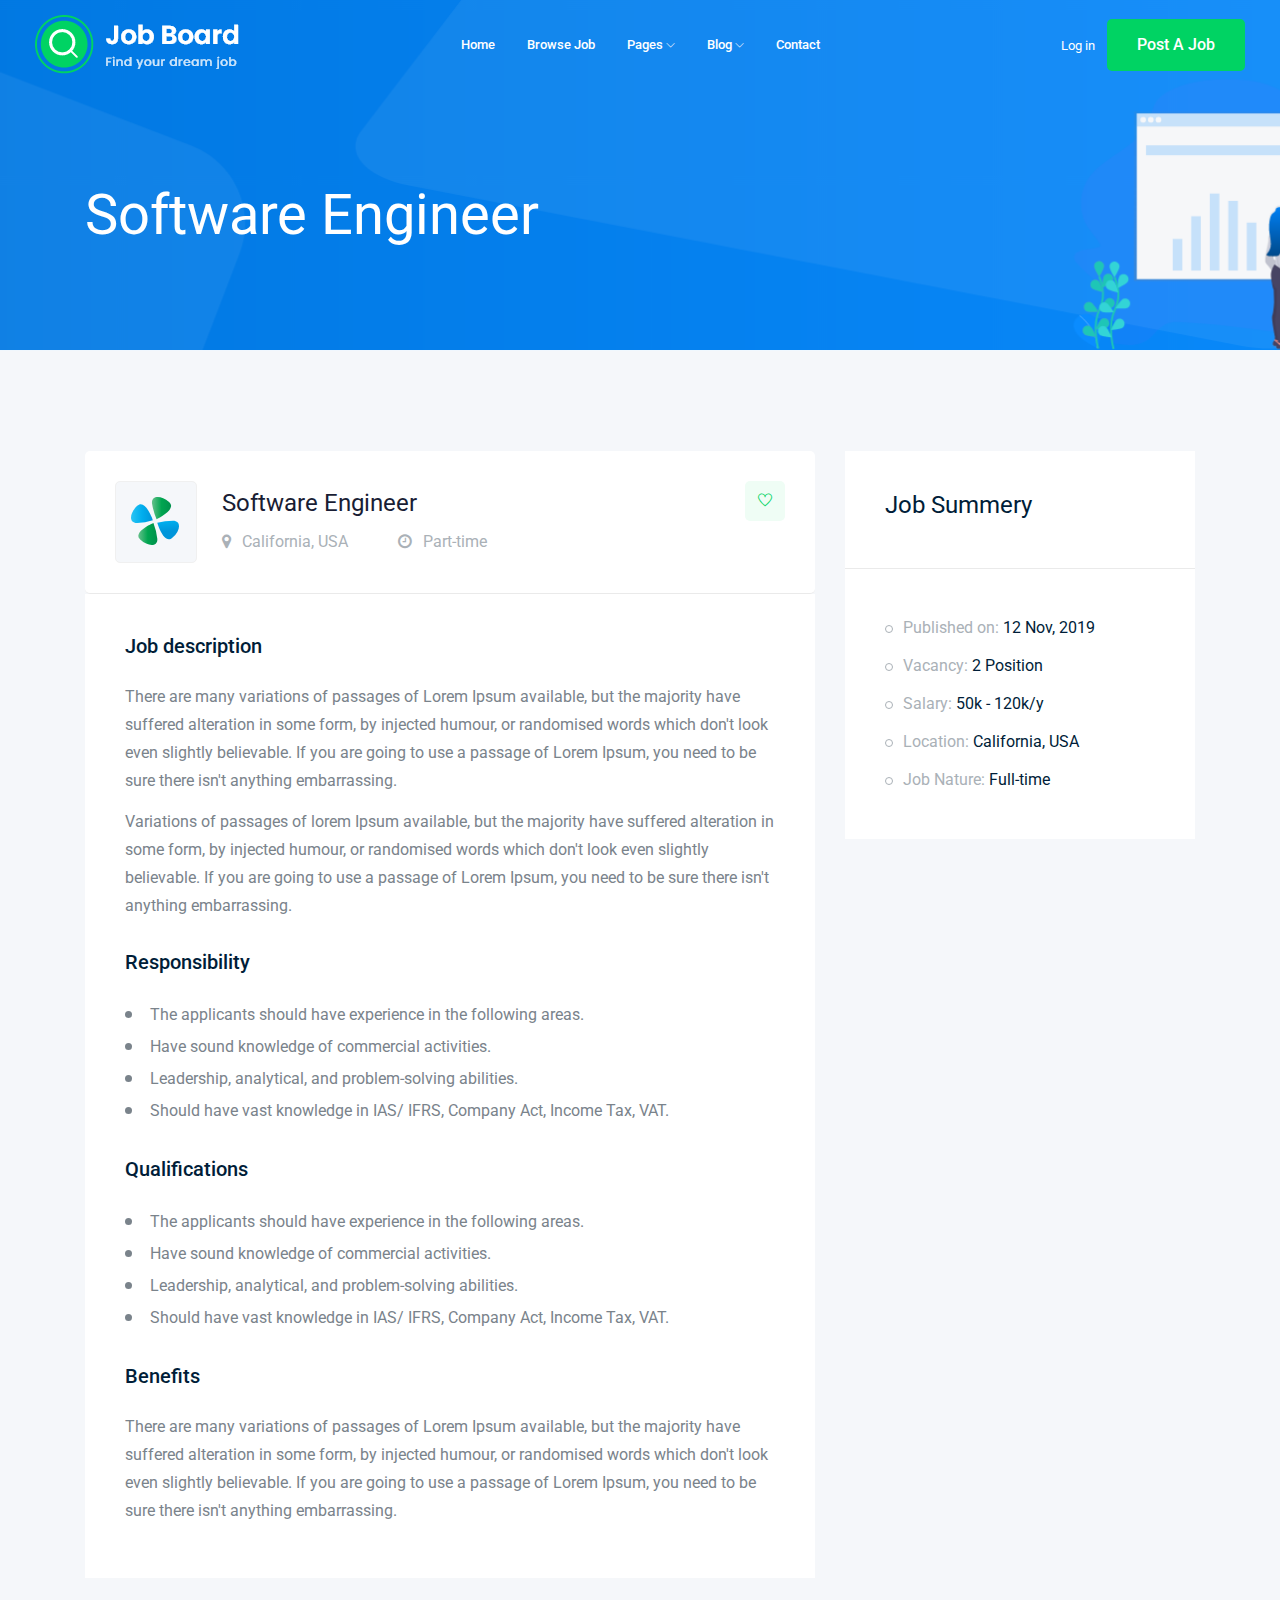
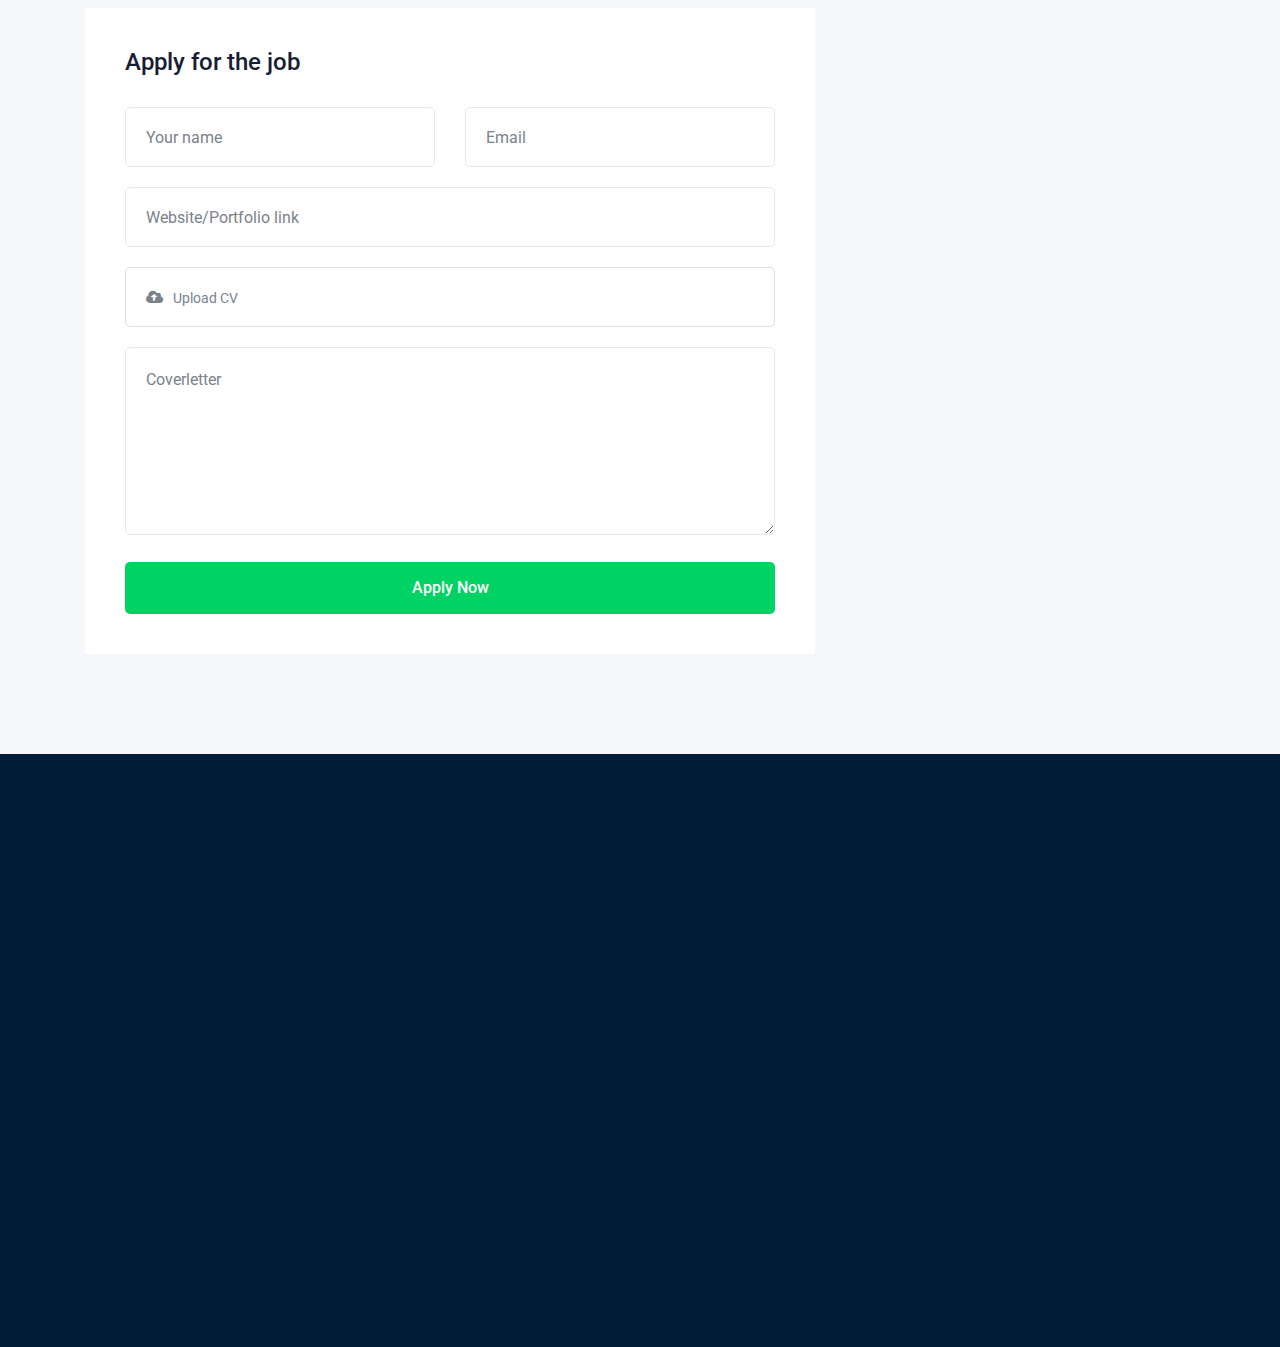
<file: JobApp/web/jobboard2/job_details.html>
﻿<!doctype html>
<html class="no-js" lang="zxx">

<head>
    <meta charset="utf-8">
    <meta http-equiv="x-ua-compatible" content="ie=edge">
    <title>Job Board</title>
    <meta name="description" content="">
    <meta name="viewport" content="width=device-width, initial-scale=1">

    <!-- <link rel="manifest" href="site.webmanifest"> -->
    <link rel="shortcut icon" type="image/x-icon" href="img/favicon.png">
    <!-- Place favicon.ico in the root directory -->

    <!-- CSS here -->
    <link rel="stylesheet" href="css/bootstrap.min.css">
    <link rel="stylesheet" href="css/owl.carousel.min.css">
    <link rel="stylesheet" href="css/magnific-popup.css">
    <link rel="stylesheet" href="css/font-awesome.min.css">
    <link rel="stylesheet" href="css/themify-icons.css">
    <link rel="stylesheet" href="css/nice-select.css">
    <link rel="stylesheet" href="css/flaticon.css">
    <link rel="stylesheet" href="css/gijgo.css">
    <link rel="stylesheet" href="css/animate.min.css">
    <link rel="stylesheet" href="css/slicknav.css">

    <link rel="stylesheet" href="css/style.css">
    <!-- <link rel="stylesheet" href="css/responsive.css"> -->
</head>

<body>
    <!--[if lte IE 9]>
            <p class="browserupgrade">You are using an <strong>outdated</strong> browser. Please <a href="https://browsehappy.com/">upgrade your browser</a> to improve your experience and security.</p>
        <![endif]-->

    <!-- header-start -->
    <header>
        <div class="header-area ">
            <div id="sticky-header" class="main-header-area">
                <div class="container-fluid ">
                    <div class="header_bottom_border">
                        <div class="row align-items-center">
                            <div class="col-xl-3 col-lg-2">
                                <div class="logo">
                                    <a href="index.html">
                                        <img src="img/logo.png" alt="">
                                    </a>
                                </div>
                            </div>
                            <div class="col-xl-6 col-lg-7">
                                <div class="main-menu  d-none d-lg-block">
                                    <nav>
                                        <ul id="navigation">
                                            <li><a href="index.html">home</a></li>
                                            <li><a href="jobs.html">Browse Job</a></li>
                                            <li><a href="#">pages <i class="ti-angle-down"></i></a>
                                                <ul class="submenu">
                                                    <li><a href="candidate.html">Candidates </a></li>
                                                    <li><a href="job_details.html">job details </a></li>
                                                    <li><a href="elements.html">elements</a></li>
                                                </ul>
                                            </li>
                                            <li><a href="#">blog <i class="ti-angle-down"></i></a>
                                                <ul class="submenu">
                                                    <li><a href="blog.html">blog</a></li>
                                                    <li><a href="single-blog.html">single-blog</a></li>
                                                </ul>
                                            </li>
                                            <li><a href="contact.html">Contact</a></li>
                                        </ul>
                                    </nav>
                                </div>
                            </div>
                            <div class="col-xl-3 col-lg-3 d-none d-lg-block">
                                <div class="Appointment">
                                    <div class="phone_num d-none d-xl-block">
                                        <a href="#">Log in</a>
                                    </div>
                                    <div class="d-none d-lg-block">
                                        <a class="boxed-btn3" href="#">Post a Job</a>
                                    </div>
                                </div>
                            </div>
                            <div class="col-12">
                                <div class="mobile_menu d-block d-lg-none"></div>
                            </div>
                        </div>
                    </div>

                </div>
            </div>
        </div>
    </header>
    <!-- header-end -->

    <!-- bradcam_area  -->
    <div class="bradcam_area bradcam_bg_1">
        <div class="container">
            <div class="row">
                <div class="col-xl-12">
                    <div class="bradcam_text">
                        <h3>Software Engineer</h3>
                    </div>
                </div>
            </div>
        </div>
    </div>
    <!--/ bradcam_area  -->

    <div class="job_details_area">
        <div class="container">
            <div class="row">
                <div class="col-lg-8">
                    <div class="job_details_header">
                        <div class="single_jobs white-bg d-flex justify-content-between">
                            <div class="jobs_left d-flex align-items-center">
                                <div class="thumb">
                                    <img src="img/svg_icon/1.svg" alt="">
                                </div>
                                <div class="jobs_conetent">
                                    <a href="#"><h4>Software Engineer</h4></a>
                                    <div class="links_locat d-flex align-items-center">
                                        <div class="location">
                                            <p> <i class="fa fa-map-marker"></i> California, USA</p>
                                        </div>
                                        <div class="location">
                                            <p> <i class="fa fa-clock-o"></i> Part-time</p>
                                        </div>
                                    </div>
                                </div>
                            </div>
                            <div class="jobs_right">
                                <div class="apply_now">
                                    <a class="heart_mark" href="#"> <i class="ti-heart"></i> </a>
                                </div>
                            </div>
                        </div>
                    </div>
                    <div class="descript_wrap white-bg">
                        <div class="single_wrap">
                            <h4>Job description</h4>
                            <p>There are many variations of passages of Lorem Ipsum available, but the majority have suffered alteration in some form, by injected humour, or randomised words which don't look even slightly believable. If you are going to use a passage of Lorem Ipsum, you need to be sure there isn't anything embarrassing.</p>
                            <p>Variations of passages of lorem Ipsum available, but the majority have suffered alteration in some form, by injected humour, or randomised words which don't look even slightly believable. If you are going to use a passage of Lorem Ipsum, you need to be sure there isn't anything embarrassing.</p>
                        </div>
                        <div class="single_wrap">
                            <h4>Responsibility</h4>
                            <ul>
                                <li>The applicants should have experience in the following areas.
                                </li>
                                <li>Have sound knowledge of commercial activities.</li>
                                <li>Leadership, analytical, and problem-solving abilities.</li>
                                <li>Should have vast knowledge in IAS/ IFRS, Company Act, Income Tax, VAT.</li>
                            </ul>
                        </div>
                        <div class="single_wrap">
                            <h4>Qualifications</h4>
                            <ul>
                                <li>The applicants should have experience in the following areas.
                                </li>
                                <li>Have sound knowledge of commercial activities.</li>
                                <li>Leadership, analytical, and problem-solving abilities.</li>
                                <li>Should have vast knowledge in IAS/ IFRS, Company Act, Income Tax, VAT.</li>
                            </ul>
                        </div>
                        <div class="single_wrap">
                            <h4>Benefits</h4>
                            <p>There are many variations of passages of Lorem Ipsum available, but the majority have suffered alteration in some form, by injected humour, or randomised words which don't look even slightly believable. If you are going to use a passage of Lorem Ipsum, you need to be sure there isn't anything embarrassing.</p>
                        </div>
                    </div>
                    <div class="apply_job_form white-bg">
                        <h4>Apply for the job</h4>
                        <form action="#">
                            <div class="row">
                                <div class="col-md-6">
                                    <div class="input_field">
                                        <input type="text" placeholder="Your name">
                                    </div>
                                </div>
                                <div class="col-md-6">
                                    <div class="input_field">
                                        <input type="text" placeholder="Email">
                                    </div>
                                </div>
                                <div class="col-md-12">
                                    <div class="input_field">
                                        <input type="text" placeholder="Website/Portfolio link">
                                    </div>
                                </div>
                                <div class="col-md-12">
                                    <div class="input-group">
                                        <div class="input-group-prepend">
                                          <button type="button" id="inputGroupFileAddon03"><i class="fa fa-cloud-upload" aria-hidden="true"></i>
                                          </button>
                                        </div>
                                        <div class="custom-file">
                                          <input type="file" class="custom-file-input" id="inputGroupFile03" aria-describedby="inputGroupFileAddon03">
                                          <label class="custom-file-label" for="inputGroupFile03">Upload CV</label>
                                        </div>
                                      </div>
                                </div>
                                <div class="col-md-12">
                                    <div class="input_field">
                                        <textarea name="#" id="" cols="30" rows="10" placeholder="Coverletter"></textarea>
                                    </div>
                                </div>
                                <div class="col-md-12">
                                    <div class="submit_btn">
                                        <button class="boxed-btn3 w-100" type="submit">Apply Now</button>
                                    </div>
                                </div>
                            </div>
                        </form>
                    </div>
                </div>
                <div class="col-lg-4">
                    <div class="job_sumary">
                        <div class="summery_header">
                            <h3>Job Summery</h3>
                        </div>
                        <div class="job_content">
                            <ul>
                                <li>Published on: <span>12 Nov, 2019</span></li>
                                <li>Vacancy: <span>2 Position</span></li>
                                <li>Salary: <span>50k - 120k/y</span></li>
                                <li>Location: <span>California, USA</span></li>
                                <li>Job Nature: <span> Full-time</span></li>
                            </ul>
                        </div>
                    </div>
                    
                  
                </div>
            </div>
        </div>
    </div>

    <!-- footer start -->
    <footer class="footer">
        <div class="footer_top">
            <div class="container">
                <div class="row">
                    <div class="col-xl-3 col-md-6 col-lg-3">
                        <div class="footer_widget wow fadeInUp" data-wow-duration="1s" data-wow-delay=".3s">
                            <div class="footer_logo">
                                <a href="#">
                                    <img src="img/logo.png" alt="">
                                </a>
                            </div>
                            <p>
                                finloan@support.com <br>
                                +10 873 672 6782 <br>
                                600/D, Green road, NewYork
                            </p>
                            <div class="socail_links">
                                <ul>
                                    <li>
                                        <a href="#">
                                            <i class="ti-facebook"></i>
                                        </a>
                                    </li>
                                    <li>
                                        <a href="#">
                                            <i class="fa fa-google-plus"></i>
                                        </a>
                                    </li>
                                    <li>
                                        <a href="#">
                                            <i class="fa fa-twitter"></i>
                                        </a>
                                    </li>
                                    <li>
                                        <a href="#">
                                            <i class="fa fa-instagram"></i>
                                        </a>
                                    </li>
                                </ul>
                            </div>

                        </div>
                    </div>
                    <div class="col-xl-2 col-md-6 col-lg-2">
                        <div class="footer_widget wow fadeInUp" data-wow-duration="1.1s" data-wow-delay=".4s">
                            <h3 class="footer_title">
                                Company
                            </h3>
                            <ul>
                                <li><a href="#">About </a></li>
                                <li><a href="#"> Pricing</a></li>
                                <li><a href="#">Carrier Tips</a></li>
                                <li><a href="#">FAQ</a></li>
                            </ul>

                        </div>
                    </div>
                    <div class="col-xl-3 col-md-6 col-lg-3">
                        <div class="footer_widget wow fadeInUp" data-wow-duration="1.2s" data-wow-delay=".5s">
                            <h3 class="footer_title">
                                Category
                            </h3>
                            <ul>
                                <li><a href="#">Design & Art</a></li>
                                <li><a href="#">Engineering</a></li>
                                <li><a href="#">Sales & Marketing</a></li>
                                <li><a href="#">Finance</a></li>
                            </ul>
                        </div>
                    </div>
                    <div class="col-xl-4 col-md-6 col-lg-4">
                        <div class="footer_widget wow fadeInUp" data-wow-duration="1.3s" data-wow-delay=".6s">
                            <h3 class="footer_title">
                                Subscribe
                            </h3>
                            <form action="#" class="newsletter_form">
                                <input type="text" placeholder="Enter your mail">
                                <button type="submit">Subscribe</button>
                            </form>
                            <p class="newsletter_text">Esteem spirit temper too say adieus who direct esteem esteems
                                luckily.</p>
                        </div>
                    </div>
                </div>
            </div>
        </div>
        <div class="copy-right_text wow fadeInUp" data-wow-duration="1.4s" data-wow-delay=".3s">
            <div class="container">
                <div class="footer_border"></div>
                <div class="row">
                    <div class="col-xl-12">
                        <p class="copy_right text-center">
                            <!-- Link back to Colorlib can't be removed. Template is licensed under CC BY 3.0. -->
Copyright &copy;<script>document.write(new Date().getFullYear());</script> All rights reserved | This template is made with <i class="fa fa-heart-o" aria-hidden="true"></i> by <a href="https://colorlib.com" target="_blank">Colorlib</a>
<!-- Link back to Colorlib can't be removed. Template is licensed under CC BY 3.0. -->
                        </p>
                    </div>
                </div>
            </div>
        </div>
    </footer>
    <!--/ footer end  -->

    <!-- link that opens popup -->
    <!-- JS here -->
    <script src="js/vendor/modernizr-3.5.0.min.js"></script>
    <script src="js/vendor/jquery-1.12.4.min.js"></script>
    <script src="js/popper.min.js"></script>
    <script src="js/bootstrap.min.js"></script>
    <script src="js/owl.carousel.min.js"></script>
    <script src="js/isotope.pkgd.min.js"></script>
    <script src="js/ajax-form.js"></script>
    <script src="js/waypoints.min.js"></script>
    <script src="js/jquery.counterup.min.js"></script>
    <script src="js/imagesloaded.pkgd.min.js"></script>
    <script src="js/scrollIt.js"></script>
    <script src="js/jquery.scrollUp.min.js"></script>
    <script src="js/wow.min.js"></script>
    <script src="js/nice-select.min.js"></script>
    <script src="js/jquery.slicknav.min.js"></script>
    <script src="js/jquery.magnific-popup.min.js"></script>
    <script src="js/plugins.js"></script>
    <script src="js/gijgo.min.js"></script>



    <!--contact js-->
    <script src="js/contact.js"></script>
    <script src="js/jquery.ajaxchimp.min.js"></script>
    <script src="js/jquery.form.js"></script>
    <script src="js/jquery.validate.min.js"></script>
    <script src="js/mail-script.js"></script>


    <script src="js/main.js"></script>
</body>

</html>
</file>
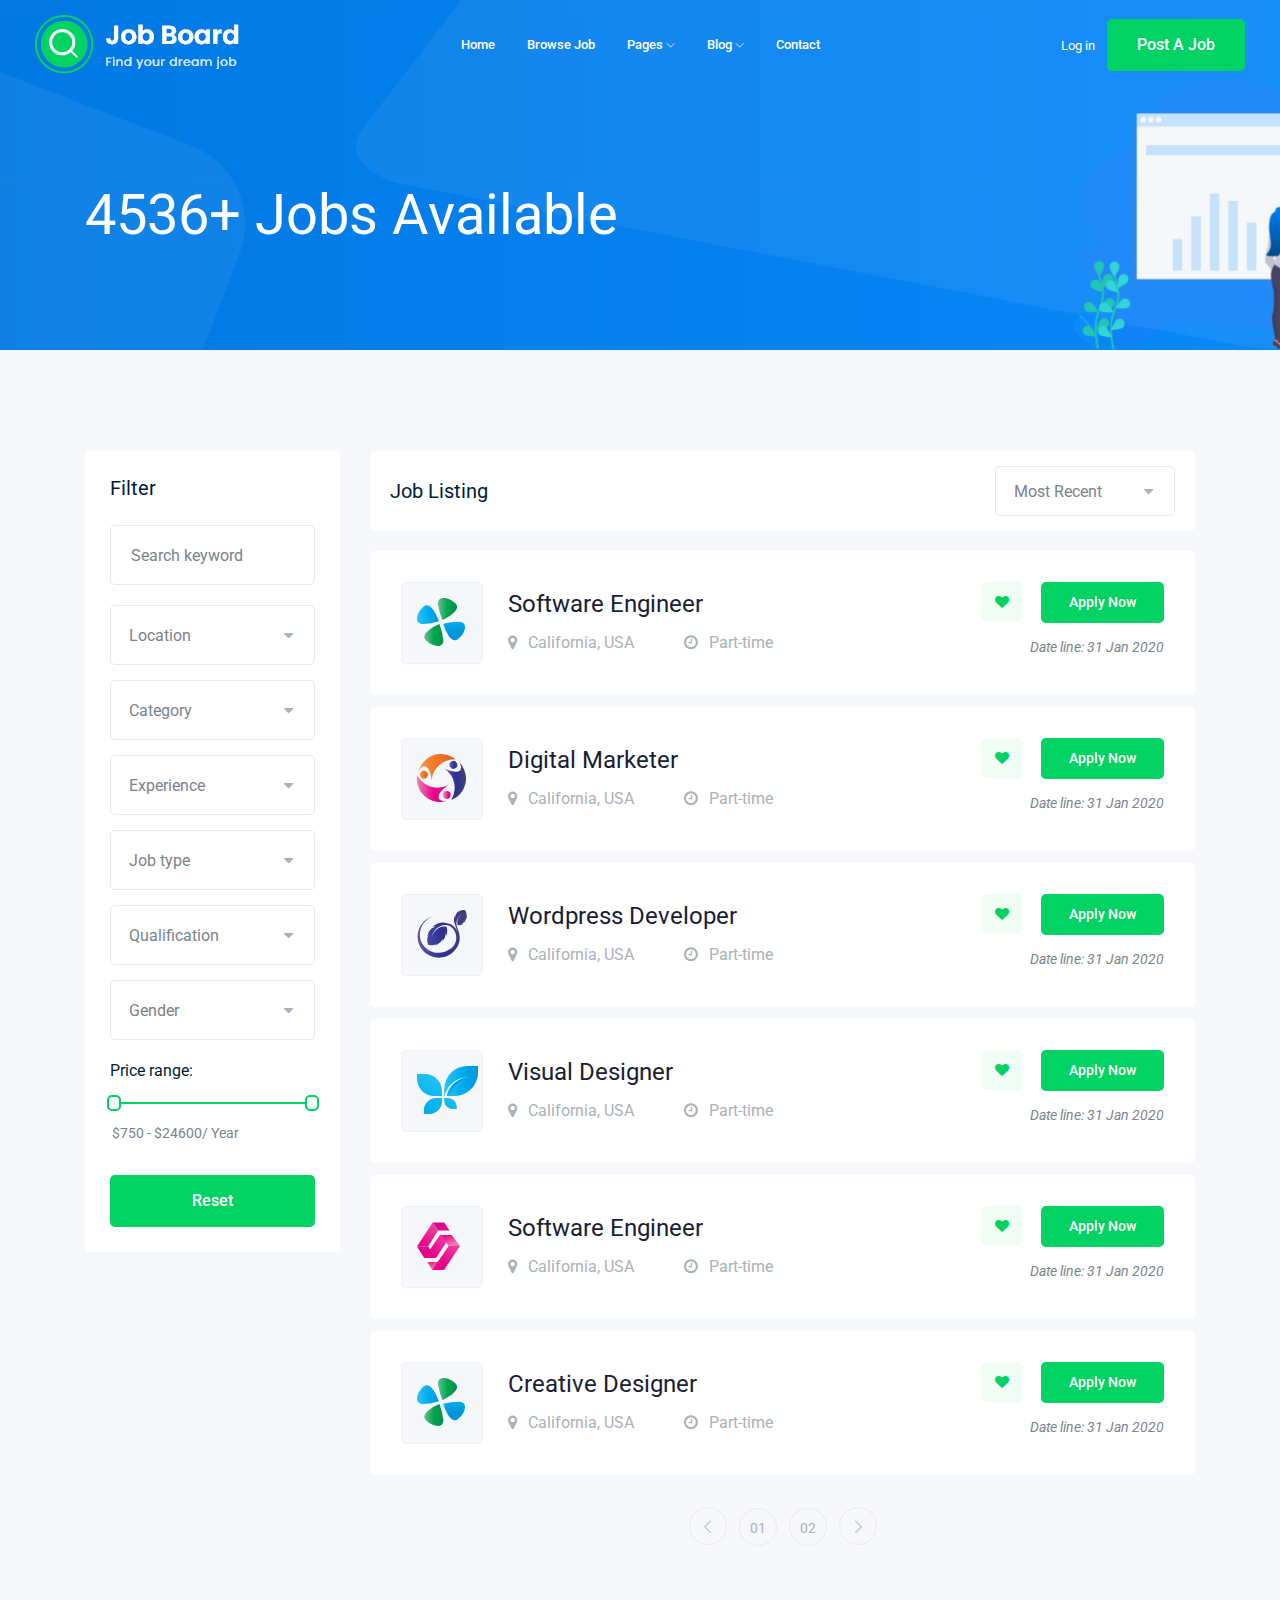
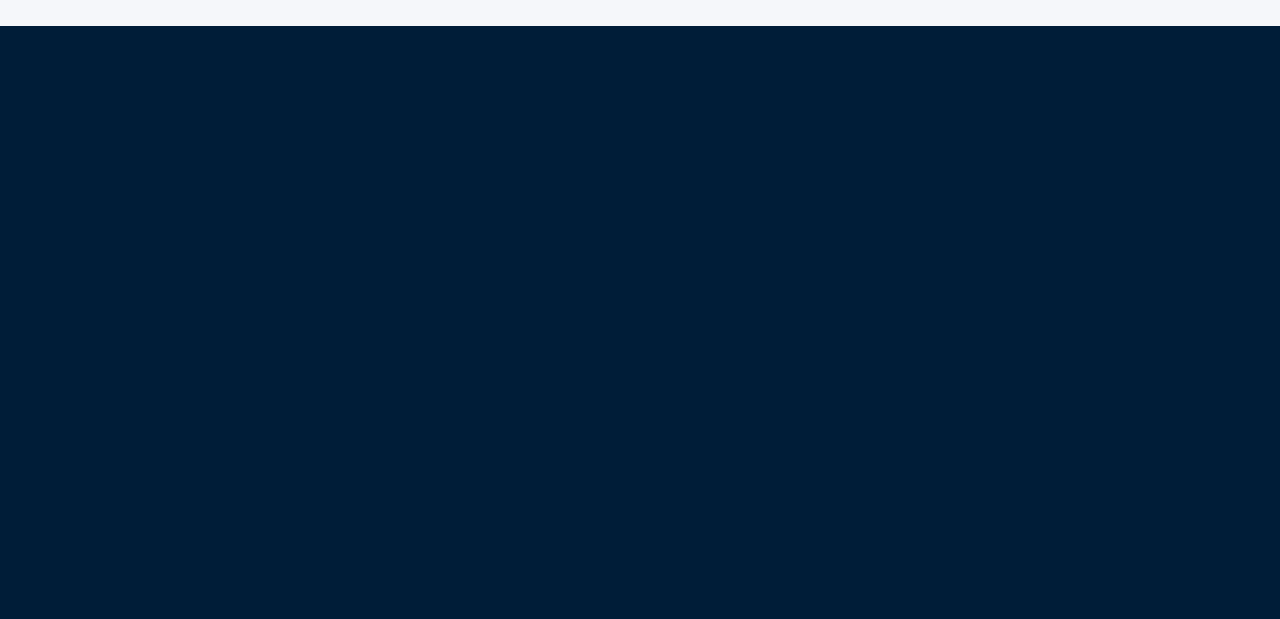
<file: JobApp/web/jobboard2/jobs.html>
<!doctype html>
<html class="no-js" lang="zxx">

<head>
    <meta charset="utf-8">
    <meta http-equiv="x-ua-compatible" content="ie=edge">
    <title>Job Board</title>
    <meta name="description" content="">
    <meta name="viewport" content="width=device-width, initial-scale=1">

    <!-- <link rel="manifest" href="site.webmanifest"> -->
    <link rel="shortcut icon" type="image/x-icon" href="img/favicon.png">
    <!-- Place favicon.ico in the root directory -->

    <!-- CSS here -->
    <link rel="stylesheet" href="css/bootstrap.min.css">
    <link rel="stylesheet" href="css/owl.carousel.min.css">
    <link rel="stylesheet" href="css/magnific-popup.css">
    <link rel="stylesheet" href="css/font-awesome.min.css">
    <link rel="stylesheet" href="css/themify-icons.css">
    <link rel="stylesheet" href="css/nice-select.css">
    <link rel="stylesheet" href="css/flaticon.css">
    <link rel="stylesheet" href="css/jquery-ui.css">
    <link rel="stylesheet" href="css/gijgo.css">
    <link rel="stylesheet" href="css/animate.min.css">
    <link rel="stylesheet" href="css/slicknav.css">

    <link rel="stylesheet" href="css/style.css">
    <!-- <link rel="stylesheet" href="css/responsive.css"> -->
</head>

<body>
    <!--[if lte IE 9]>
            <p class="browserupgrade">You are using an <strong>outdated</strong> browser. Please <a href="https://browsehappy.com/">upgrade your browser</a> to improve your experience and security.</p>
        <![endif]-->

    <!-- header-start -->
    <header>
        <div class="header-area ">
            <div id="sticky-header" class="main-header-area">
                <div class="container-fluid ">
                    <div class="header_bottom_border">
                        <div class="row align-items-center">
                            <div class="col-xl-3 col-lg-2">
                                <div class="logo">
                                    <a href="index.html">
                                        <img src="img/logo.png" alt="">
                                    </a>
                                </div>
                            </div>
                            <div class="col-xl-6 col-lg-7">
                                <div class="main-menu  d-none d-lg-block">
                                    <nav>
                                        <ul id="navigation">
                                            <li><a href="index.html">home</a></li>
                                            <li><a href="jobs.html">Browse Job</a></li>
                                            <li><a href="#">pages <i class="ti-angle-down"></i></a>
                                                <ul class="submenu">
                                                    <li><a href="candidate.html">Candidates </a></li>
                                                    <li><a href="job_details.html">job details </a></li>
                                                    <li><a href="elements.html">elements</a></li>
                                                </ul>
                                            </li>
                                            <li><a href="#">blog <i class="ti-angle-down"></i></a>
                                                <ul class="submenu">
                                                    <li><a href="blog.html">blog</a></li>
                                                    <li><a href="single-blog.html">single-blog</a></li>
                                                </ul>
                                            </li>
                                            <li><a href="contact.html">Contact</a></li>
                                        </ul>
                                    </nav>
                                </div>
                            </div>
                            <div class="col-xl-3 col-lg-3 d-none d-lg-block">
                                <div class="Appointment">
                                    <div class="phone_num d-none d-xl-block">
                                        <a href="#">Log in</a>
                                    </div>
                                    <div class="d-none d-lg-block">
                                        <a class="boxed-btn3" href="#">Post a Job</a>
                                    </div>
                                </div>
                            </div>
                            <div class="col-12">
                                <div class="mobile_menu d-block d-lg-none"></div>
                            </div>
                        </div>
                    </div>

                </div>
            </div>
        </div>
    </header>
    <!-- header-end -->

    <!-- bradcam_area  -->
    <div class="bradcam_area bradcam_bg_1">
        <div class="container">
            <div class="row">
                <div class="col-xl-12">
                    <div class="bradcam_text">
                        <h3>4536+ Jobs Available</h3>
                    </div>
                </div>
            </div>
        </div>
    </div>
    <!--/ bradcam_area  -->

    <!-- job_listing_area_start  -->
    <div class="job_listing_area plus_padding">
        <div class="container">
            <div class="row">
                <div class="col-lg-3">
                    <div class="job_filter white-bg">
                        <div class="form_inner white-bg">
                            <h3>Filter</h3>
                            <form action="#">
                                <div class="row">
                                    <div class="col-lg-12">
                                        <div class="single_field">
                                            <input type="text" placeholder="Search keyword">
                                        </div>
                                    </div>
                                    <div class="col-lg-12">
                                        <div class="single_field">
                                            <select class="wide">
                                                <option data-display="Location">Location</option>
                                                <option value="1">Rangpur</option>
                                                <option value="2">Dhaka </option>
                                            </select>
                                        </div>
                                    </div>
                                    <div class="col-lg-12">
                                        <div class="single_field">
                                            <select class="wide">
                                                <option data-display="Category">Category</option>
                                                <option value="1">Category 1</option>
                                                <option value="2">Category 2 </option>
                                            </select>
                                        </div>
                                    </div>
                                    <div class="col-lg-12">
                                        <div class="single_field">
                                            <select class="wide">
                                                <option data-display="Experience">Experience</option>
                                                <option value="1">Experience 1</option>
                                                <option value="2">Experience 2 </option>
                                            </select>
                                        </div>
                                    </div>
                                    <div class="col-lg-12">
                                        <div class="single_field">
                                            <select class="wide">
                                                <option data-display="Job type">Job type</option>
                                                <option value="1">full time 1</option>
                                                <option value="2">part time 2 </option>
                                            </select>
                                        </div>
                                    </div>
                                    <div class="col-lg-12">
                                        <div class="single_field">
                                            <select class="wide">
                                                <option data-display="Qualification">Qualification</option>
                                                <option value="1">Qualification 1</option>
                                                <option value="2">Qualification 2</option>
                                            </select>
                                        </div>
                                    </div>
                                    <div class="col-lg-12">
                                        <div class="single_field">
                                            <select class="wide">
                                                <option data-display="Gender">Gender</option>
                                                <option value="1">male</option>
                                                <option value="2">female</option>
                                            </select>
                                        </div>
                                    </div>
                                </div>
                            </form>
                        </div>
                        <div class="range_wrap">
                            <label for="amount">Price range:</label>
                            <div id="slider-range"></div>
                            <p>
                                <input type="text" id="amount" readonly style="border:0; color:#7A838B; font-size: 14px; font-weight:400;">
                            </p>
                        </div>
                        <div class="reset_btn">
                            <button  class="boxed-btn3 w-100" type="submit">Reset</button>
                        </div>
                    </div>
                </div>
                <div class="col-lg-9">
                    <div class="recent_joblist_wrap">
                        <div class="recent_joblist white-bg ">
                            <div class="row align-items-center">
                                <div class="col-md-6">
                                    <h4>Job Listing</h4>
                                </div>
                                <div class="col-md-6">
                                    <div class="serch_cat d-flex justify-content-end">
                                        <select>
                                            <option data-display="Most Recent">Most Recent</option>
                                            <option value="1">Marketer</option>
                                            <option value="2">Wordpress </option>
                                            <option value="4">Designer</option>
                                        </select>
                                    </div>
                                </div>
                            </div>
                        </div>
                    </div>

                    <div class="job_lists m-0">
                        <div class="row">
                            <div class="col-lg-12 col-md-12">
                                <div class="single_jobs white-bg d-flex justify-content-between">
                                    <div class="jobs_left d-flex align-items-center">
                                        <div class="thumb">
                                            <img src="img/svg_icon/1.svg" alt="">
                                        </div>
                                        <div class="jobs_conetent">
                                            <a href="job_details.html"><h4>Software Engineer</h4></a>
                                            <div class="links_locat d-flex align-items-center">
                                                <div class="location">
                                                    <p> <i class="fa fa-map-marker"></i> California, USA</p>
                                                </div>
                                                <div class="location">
                                                    <p> <i class="fa fa-clock-o"></i> Part-time</p>
                                                </div>
                                            </div>
                                        </div>
                                    </div>
                                    <div class="jobs_right">
                                        <div class="apply_now">
                                            <a class="heart_mark" href="#"> <i class="fa fa-heart"></i> </a>
                                            <a href="job_details.html" class="boxed-btn3">Apply Now</a>
                                        </div>
                                        <div class="date">
                                            <p>Date line: 31 Jan 2020</p>
                                        </div>
                                    </div>
                                </div>
                            </div>
                            <div class="col-lg-12 col-md-12">
                                <div class="single_jobs white-bg d-flex justify-content-between">
                                    <div class="jobs_left d-flex align-items-center">
                                        <div class="thumb">
                                            <img src="img/svg_icon/2.svg" alt="">
                                        </div>
                                        <div class="jobs_conetent">
                                            <a href="job_details.html"><h4>Digital Marketer</h4></a>
                                            <div class="links_locat d-flex align-items-center">
                                                <div class="location">
                                                    <p> <i class="fa fa-map-marker"></i> California, USA</p>
                                                </div>
                                                <div class="location">
                                                    <p> <i class="fa fa-clock-o"></i> Part-time</p>
                                                </div>
                                            </div>
                                        </div>
                                    </div>
                                    <div class="jobs_right">
                                        <div class="apply_now">
                                            <a class="heart_mark" href="#"> <i class="fa fa-heart"></i> </a>
                                            <a href="job_details.html" class="boxed-btn3">Apply Now</a>
                                        </div>
                                        <div class="date">
                                            <p>Date line: 31 Jan 2020</p>
                                        </div>
                                    </div>
                                </div>
                            </div>
                            <div class="col-lg-12 col-md-12">
                                <div class="single_jobs white-bg d-flex justify-content-between">
                                    <div class="jobs_left d-flex align-items-center">
                                        <div class="thumb">
                                            <img src="img/svg_icon/3.svg" alt="">
                                        </div>
                                        <div class="jobs_conetent">
                                            <a href="job_details.html"><h4>Wordpress Developer</h4></a>
                                            <div class="links_locat d-flex align-items-center">
                                                <div class="location">
                                                    <p> <i class="fa fa-map-marker"></i> California, USA</p>
                                                </div>
                                                <div class="location">
                                                    <p> <i class="fa fa-clock-o"></i> Part-time</p>
                                                </div>
                                            </div>
                                        </div>
                                    </div>
                                    <div class="jobs_right">
                                        <div class="apply_now">
                                            <a class="heart_mark" href="#"> <i class="fa fa-heart"></i> </a>
                                            <a href="job_details.html" class="boxed-btn3">Apply Now</a>
                                        </div>
                                        <div class="date">
                                            <p>Date line: 31 Jan 2020</p>
                                        </div>
                                    </div>
                                </div>
                            </div>
                            <div class="col-lg-12 col-md-12">
                                <div class="single_jobs white-bg d-flex justify-content-between">
                                    <div class="jobs_left d-flex align-items-center">
                                        <div class="thumb">
                                            <img src="img/svg_icon/4.svg" alt="">
                                        </div>
                                        <div class="jobs_conetent">
                                            <a href="job_details.html"><h4>Visual Designer</h4></a>
                                            
                                            <div class="links_locat d-flex align-items-center">
                                                <div class="location">
                                                    <p> <i class="fa fa-map-marker"></i> California, USA</p>
                                                </div>
                                                <div class="location">
                                                    <p> <i class="fa fa-clock-o"></i> Part-time</p>
                                                </div>
                                            </div>
                                        </div>
                                    </div>
                                    <div class="jobs_right">
                                        <div class="apply_now">
                                            <a class="heart_mark" href="#"> <i class="fa fa-heart"></i> </a>
                                            <a href="job_details.html" class="boxed-btn3">Apply Now</a>
                                        </div>
                                        <div class="date">
                                            <p>Date line: 31 Jan 2020</p>
                                        </div>
                                    </div>
                                </div>
                            </div>
                            <div class="col-lg-12 col-md-12">
                                <div class="single_jobs white-bg d-flex justify-content-between">
                                    <div class="jobs_left d-flex align-items-center">
                                        <div class="thumb">
                                            <img src="img/svg_icon/5.svg" alt="">
                                        </div>
                                        <div class="jobs_conetent">
                                            <a href="job_details.html"><h4>Software Engineer</h4></a>
                                            <div class="links_locat d-flex align-items-center">
                                                <div class="location">
                                                    <p> <i class="fa fa-map-marker"></i> California, USA</p>
                                                </div>
                                                <div class="location">
                                                    <p> <i class="fa fa-clock-o"></i> Part-time</p>
                                                </div>
                                            </div>
                                        </div>
                                    </div>
                                    <div class="jobs_right">
                                        <div class="apply_now">
                                            <a class="heart_mark" href="#"> <i class="fa fa-heart"></i> </a>
                                            <a href="job_details.html" class="boxed-btn3">Apply Now</a>
                                        </div>
                                        <div class="date">
                                            <p>Date line: 31 Jan 2020</p>
                                        </div>
                                    </div>
                                </div>
                            </div>
                            <div class="col-lg-12 col-md-12">
                                <div class="single_jobs white-bg d-flex justify-content-between">
                                    <div class="jobs_left d-flex align-items-center">
                                        <div class="thumb">
                                            <img src="img/svg_icon/1.svg" alt="">
                                        </div>
                                        <div class="jobs_conetent">
                                            <a href="job_details.html"><h4>Creative Designer</h4></a>
                                            <div class="links_locat d-flex align-items-center">
                                                <div class="location">
                                                    <p> <i class="fa fa-map-marker"></i> California, USA</p>
                                                </div>
                                                <div class="location">
                                                    <p> <i class="fa fa-clock-o"></i> Part-time</p>
                                                </div>
                                            </div>
                                        </div>
                                    </div>
                                    <div class="jobs_right">
                                        <div class="apply_now">
                                            <a class="heart_mark" href="#"> <i class="fa fa-heart"></i> </a>
                                            <a href="job_details.html" class="boxed-btn3">Apply Now</a>
                                        </div>
                                        <div class="date">
                                            <p>Date line: 31 Jan 2020</p>
                                        </div>
                                    </div>
                                </div>
                            </div>
                        </div>
                        <div class="row">
                            <div class="col-lg-12">
                                <div class="pagination_wrap">
                                    <ul>
                                        <li><a href="#"> <i class="ti-angle-left"></i> </a></li>
                                        <li><a href="#"><span>01</span></a></li>
                                        <li><a href="#"><span>02</span></a></li>
                                        <li><a href="#"> <i class="ti-angle-right"></i> </a></li>
                                    </ul>
                                </div>
                            </div>
                        </div>
                    </div>
                </div>
            </div>
        </div>
    </div>
    <!-- job_listing_area_end  -->

    <!-- footer start -->
    <footer class="footer">
        <div class="footer_top">
            <div class="container">
                <div class="row">
                    <div class="col-xl-3 col-md-6 col-lg-3">
                        <div class="footer_widget wow fadeInUp" data-wow-duration="1s" data-wow-delay=".3s">
                            <div class="footer_logo">
                                <a href="#">
                                    <img src="img/logo.png" alt="">
                                </a>
                            </div>
                            <p>
                                finloan@support.com <br>
                                +10 873 672 6782 <br>
                                600/D, Green road, NewYork
                            </p>
                            <div class="socail_links">
                                <ul>
                                    <li>
                                        <a href="#">
                                            <i class="ti-facebook"></i>
                                        </a>
                                    </li>
                                    <li>
                                        <a href="#">
                                            <i class="fa fa-google-plus"></i>
                                        </a>
                                    </li>
                                    <li>
                                        <a href="#">
                                            <i class="fa fa-twitter"></i>
                                        </a>
                                    </li>
                                    <li>
                                        <a href="#">
                                            <i class="fa fa-instagram"></i>
                                        </a>
                                    </li>
                                </ul>
                            </div>

                        </div>
                    </div>
                    <div class="col-xl-2 col-md-6 col-lg-2">
                        <div class="footer_widget wow fadeInUp" data-wow-duration="1.1s" data-wow-delay=".4s">
                            <h3 class="footer_title">
                                Company
                            </h3>
                            <ul>
                                <li><a href="#">About </a></li>
                                <li><a href="#"> Pricing</a></li>
                                <li><a href="#">Carrier Tips</a></li>
                                <li><a href="#">FAQ</a></li>
                            </ul>

                        </div>
                    </div>
                    <div class="col-xl-3 col-md-6 col-lg-3">
                        <div class="footer_widget wow fadeInUp" data-wow-duration="1.2s" data-wow-delay=".5s">
                            <h3 class="footer_title">
                                Category
                            </h3>
                            <ul>
                                <li><a href="#">Design & Art</a></li>
                                <li><a href="#">Engineering</a></li>
                                <li><a href="#">Sales & Marketing</a></li>
                                <li><a href="#">Finance</a></li>
                            </ul>
                        </div>
                    </div>
                    <div class="col-xl-4 col-md-6 col-lg-4">
                        <div class="footer_widget wow fadeInUp" data-wow-duration="1.3s" data-wow-delay=".6s">
                            <h3 class="footer_title">
                                Subscribe
                            </h3>
                            <form action="#" class="newsletter_form">
                                <input type="text" placeholder="Enter your mail">
                                <button type="submit">Subscribe</button>
                            </form>
                            <p class="newsletter_text">Esteem spirit temper too say adieus who direct esteem esteems
                                luckily.</p>
                        </div>
                    </div>
                </div>
            </div>
        </div>
        <div class="copy-right_text wow fadeInUp" data-wow-duration="1.4s" data-wow-delay=".3s">
            <div class="container">
                <div class="footer_border"></div>
                <div class="row">
                    <div class="col-xl-12">
                        <p class="copy_right text-center">
                            <!-- Link back to Colorlib can't be removed. Template is licensed under CC BY 3.0. -->
Copyright &copy;<script>document.write(new Date().getFullYear());</script> All rights reserved | This template is made with <i class="fa fa-heart-o" aria-hidden="true"></i> by <a href="https://colorlib.com" target="_blank">Colorlib</a>
<!-- Link back to Colorlib can't be removed. Template is licensed under CC BY 3.0. -->
                        </p>
                    </div>
                </div>
            </div>
        </div>
    </footer>
    <!--/ footer end  -->

    <!-- link that opens popup -->
    <!-- JS here -->
    <script src="js/vendor/modernizr-3.5.0.min.js"></script>
    <script src="js/vendor/jquery-1.12.4.min.js"></script>
    <script src="js/popper.min.js"></script>
    <script src="js/bootstrap.min.js"></script>
    <script src="js/owl.carousel.min.js"></script>
    <script src="js/isotope.pkgd.min.js"></script>
    <script src="js/ajax-form.js"></script>
    <script src="js/waypoints.min.js"></script>
    <script src="js/jquery.counterup.min.js"></script>
    <script src="js/imagesloaded.pkgd.min.js"></script>
    <script src="js/scrollIt.js"></script>
    <script src="js/jquery.scrollUp.min.js"></script>
    <script src="js/wow.min.js"></script>
    <script src="js/nice-select.min.js"></script>
    <script src="js/jquery.slicknav.min.js"></script>
    <script src="js/jquery.magnific-popup.min.js"></script>
    <script src="js/plugins.js"></script>
    <!-- <script src="js/gijgo.min.js"></script> -->
    <script src="js/range.js"></script>



    <!--contact js-->
    <script src="js/contact.js"></script>
    <script src="js/jquery.ajaxchimp.min.js"></script>
    <script src="js/jquery.form.js"></script>
    <script src="js/jquery.validate.min.js"></script>
    <script src="js/mail-script.js"></script>


    <script src="js/main.js"></script>


	<script>
        $( function() {
            $( "#slider-range" ).slider({
                range: true,
                min: 0,
                max: 24600,
                values: [ 750, 24600 ],
                slide: function( event, ui ) {
                    $( "#amount" ).val( "$" + ui.values[ 0 ] + " - $" + ui.values[ 1 ] +"/ Year" );
                }
            });
            $( "#amount" ).val( "$" + $( "#slider-range" ).slider( "values", 0 ) +
                " - $" + $( "#slider-range" ).slider( "values", 1 ) + "/ Year");
        } );
        </script>
</body>

</html>
</file>
<file: JobApp/web/jobboard2/css/themify-icons.css>
@font-face {
	font-family: 'themify';
	src:url('../fonts/themify.eot?-fvbane');
	src:url('../fonts/themify.eot?#iefix-fvbane') format('embedded-opentype'),
		url('../fonts/themify.woff?-fvbane') format('woff'),
		url('../fonts/themify.ttf?-fvbane') format('truetype'),
		url('../fonts/themify.svg?-fvbane#themify') format('svg');
	font-weight: normal;
	font-style: normal;
}

[class^="ti-"], [class*=" ti-"] {
	font-family: 'themify';
	/* speak: none; */
	font-style: normal;
	font-weight: normal;
	font-variant: normal;
	text-transform: none;
	line-height: 1;

	/* Better Font Rendering =========== */
	-webkit-font-smoothing: antialiased;
	-moz-osx-font-smoothing: grayscale;
}

.ti-wand:before {
	content: "\e600";
}
.ti-volume:before {
	content: "\e601";
}
.ti-user:before {
	content: "\e602";
}
.ti-unlock:before {
	content: "\e603";
}
.ti-unlink:before {
	content: "\e604";
}
.ti-trash:before {
	content: "\e605";
}
.ti-thought:before {
	content: "\e606";
}
.ti-target:before {
	content: "\e607";
}
.ti-tag:before {
	content: "\e608";
}
.ti-tablet:before {
	content: "\e609";
}
.ti-star:before {
	content: "\e60a";
}
.ti-spray:before {
	content: "\e60b";
}
.ti-signal:before {
	content: "\e60c";
}
.ti-shopping-cart:before {
	content: "\e60d";
}
.ti-shopping-cart-full:before {
	content: "\e60e";
}
.ti-settings:before {
	content: "\e60f";
}
.ti-search:before {
	content: "\e610";
}
.ti-zoom-in:before {
	content: "\e611";
}
.ti-zoom-out:before {
	content: "\e612";
}
.ti-cut:before {
	content: "\e613";
}
.ti-ruler:before {
	content: "\e614";
}
.ti-ruler-pencil:before {
	content: "\e615";
}
.ti-ruler-alt:before {
	content: "\e616";
}
.ti-bookmark:before {
	content: "\e617";
}
.ti-bookmark-alt:before {
	content: "\e618";
}
.ti-reload:before {
	content: "\e619";
}
.ti-plus:before {
	content: "\e61a";
}
.ti-pin:before {
	content: "\e61b";
}
.ti-pencil:before {
	content: "\e61c";
}
.ti-pencil-alt:before {
	content: "\e61d";
}
.ti-paint-roller:before {
	content: "\e61e";
}
.ti-paint-bucket:before {
	content: "\e61f";
}
.ti-na:before {
	content: "\e620";
}
.ti-mobile:before {
	content: "\e621";
}
.ti-minus:before {
	content: "\e622";
}
.ti-medall:before {
	content: "\e623";
}
.ti-medall-alt:before {
	content: "\e624";
}
.ti-marker:before {
	content: "\e625";
}
.ti-marker-alt:before {
	content: "\e626";
}
.ti-arrow-up:before {
	content: "\e627";
}
.ti-arrow-right:before {
	content: "\e628";
}
.ti-arrow-left:before {
	content: "\e629";
}
.ti-arrow-down:before {
	content: "\e62a";
}
.ti-lock:before {
	content: "\e62b";
}
.ti-location-arrow:before {
	content: "\e62c";
}
.ti-link:before {
	content: "\e62d";
}
.ti-layout:before {
	content: "\e62e";
}
.ti-layers:before {
	content: "\e62f";
}
.ti-layers-alt:before {
	content: "\e630";
}
.ti-key:before {
	content: "\e631";
}
.ti-import:before {
	content: "\e632";
}
.ti-image:before {
	content: "\e633";
}
.ti-heart:before {
	content: "\e634";
}
.ti-heart-broken:before {
	content: "\e635";
}
.ti-hand-stop:before {
	content: "\e636";
}
.ti-hand-open:before {
	content: "\e637";
}
.ti-hand-drag:before {
	content: "\e638";
}
.ti-folder:before {
	content: "\e639";
}
.ti-flag:before {
	content: "\e63a";
}
.ti-flag-alt:before {
	content: "\e63b";
}
.ti-flag-alt-2:before {
	content: "\e63c";
}
.ti-eye:before {
	content: "\e63d";
}
.ti-export:before {
	content: "\e63e";
}
.ti-exchange-vertical:before {
	content: "\e63f";
}
.ti-desktop:before {
	content: "\e640";
}
.ti-cup:before {
	content: "\e641";
}
.ti-crown:before {
	content: "\e642";
}
.ti-comments:before {
	content: "\e643";
}
.ti-comment:before {
	content: "\e644";
}
.ti-comment-alt:before {
	content: "\e645";
}
.ti-close:before {
	content: "\e646";
}
.ti-clip:before {
	content: "\e647";
}
.ti-angle-up:before {
	content: "\e648";
}
.ti-angle-right:before {
	content: "\e649";
}
.ti-angle-left:before {
	content: "\e64a";
}
.ti-angle-down:before {
	content: "\e64b";
}
.ti-check:before {
	content: "\e64c";
}
.ti-check-box:before {
	content: "\e64d";
}
.ti-camera:before {
	content: "\e64e";
}
.ti-announcement:before {
	content: "\e64f";
}
.ti-brush:before {
	content: "\e650";
}
.ti-briefcase:before {
	content: "\e651";
}
.ti-bolt:before {
	content: "\e652";
}
.ti-bolt-alt:before {
	content: "\e653";
}
.ti-blackboard:before {
	content: "\e654";
}
.ti-bag:before {
	content: "\e655";
}
.ti-move:before {
	content: "\e656";
}
.ti-arrows-vertical:before {
	content: "\e657";
}
.ti-arrows-horizontal:before {
	content: "\e658";
}
.ti-fullscreen:before {
	content: "\e659";
}
.ti-arrow-top-right:before {
	content: "\e65a";
}
.ti-arrow-top-left:before {
	content: "\e65b";
}
.ti-arrow-circle-up:before {
	content: "\e65c";
}
.ti-arrow-circle-right:before {
	content: "\e65d";
}
.ti-arrow-circle-left:before {
	content: "\e65e";
}
.ti-arrow-circle-down:before {
	content: "\e65f";
}
.ti-angle-double-up:before {
	content: "\e660";
}
.ti-angle-double-right:before {
	content: "\e661";
}
.ti-angle-double-left:before {
	content: "\e662";
}
.ti-angle-double-down:before {
	content: "\e663";
}
.ti-zip:before {
	content: "\e664";
}
.ti-world:before {
	content: "\e665";
}
.ti-wheelchair:before {
	content: "\e666";
}
.ti-view-list:before {
	content: "\e667";
}
.ti-view-list-alt:before {
	content: "\e668";
}
.ti-view-grid:before {
	content: "\e669";
}
.ti-uppercase:before {
	content: "\e66a";
}
.ti-upload:before {
	content: "\e66b";
}
.ti-underline:before {
	content: "\e66c";
}
.ti-truck:before {
	content: "\e66d";
}
.ti-timer:before {
	content: "\e66e";
}
.ti-ticket:before {
	content: "\e66f";
}
.ti-thumb-up:before {
	content: "\e670";
}
.ti-thumb-down:before {
	content: "\e671";
}
.ti-text:before {
	content: "\e672";
}
.ti-stats-up:before {
	content: "\e673";
}
.ti-stats-down:before {
	content: "\e674";
}
.ti-split-v:before {
	content: "\e675";
}
.ti-split-h:before {
	content: "\e676";
}
.ti-smallcap:before {
	content: "\e677";
}
.ti-shine:before {
	content: "\e678";
}
.ti-shift-right:before {
	content: "\e679";
}
.ti-shift-left:before {
	content: "\e67a";
}
.ti-shield:before {
	content: "\e67b";
}
.ti-notepad:before {
	content: "\e67c";
}
.ti-server:before {
	content: "\e67d";
}
.ti-quote-right:before {
	content: "\e67e";
}
.ti-quote-left:before {
	content: "\e67f";
}
.ti-pulse:before {
	content: "\e680";
}
.ti-printer:before {
	content: "\e681";
}
.ti-power-off:before {
	content: "\e682";
}
.ti-plug:before {
	content: "\e683";
}
.ti-pie-chart:before {
	content: "\e684";
}
.ti-paragraph:before {
	content: "\e685";
}
.ti-panel:before {
	content: "\e686";
}
.ti-package:before {
	content: "\e687";
}
.ti-music:before {
	content: "\e688";
}
.ti-music-alt:before {
	content: "\e689";
}
.ti-mouse:before {
	content: "\e68a";
}
.ti-mouse-alt:before {
	content: "\e68b";
}
.ti-money:before {
	content: "\e68c";
}
.ti-microphone:before {
	content: "\e68d";
}
.ti-menu:before {
	content: "\e68e";
}
.ti-menu-alt:before {
	content: "\e68f";
}
.ti-map:before {
	content: "\e690";
}
.ti-map-alt:before {
	content: "\e691";
}
.ti-loop:before {
	content: "\e692";
}
.ti-location-pin:before {
	content: "\e693";
}
.ti-list:before {
	content: "\e694";
}
.ti-light-bulb:before {
	content: "\e695";
}
.ti-Italic:before {
	content: "\e696";
}
.ti-info:before {
	content: "\e697";
}
.ti-infinite:before {
	content: "\e698";
}
.ti-id-badge:before {
	content: "\e699";
}
.ti-hummer:before {
	content: "\e69a";
}
.ti-home:before {
	content: "\e69b";
}
.ti-help:before {
	content: "\e69c";
}
.ti-headphone:before {
	content: "\e69d";
}
.ti-harddrives:before {
	content: "\e69e";
}
.ti-harddrive:before {
	content: "\e69f";
}
.ti-gift:before {
	content: "\e6a0";
}
.ti-game:before {
	content: "\e6a1";
}
.ti-filter:before {
	content: "\e6a2";
}
.ti-files:before {
	content: "\e6a3";
}
.ti-file:before {
	content: "\e6a4";
}
.ti-eraser:before {
	content: "\e6a5";
}
.ti-envelope:before {
	content: "\e6a6";
}
.ti-download:before {
	content: "\e6a7";
}
.ti-direction:before {
	content: "\e6a8";
}
.ti-direction-alt:before {
	content: "\e6a9";
}
.ti-dashboard:before {
	content: "\e6aa";
}
.ti-control-stop:before {
	content: "\e6ab";
}
.ti-control-shuffle:before {
	content: "\e6ac";
}
.ti-control-play:before {
	content: "\e6ad";
}
.ti-control-pause:before {
	content: "\e6ae";
}
.ti-control-forward:before {
	content: "\e6af";
}
.ti-control-backward:before {
	content: "\e6b0";
}
.ti-cloud:before {
	content: "\e6b1";
}
.ti-cloud-up:before {
	content: "\e6b2";
}
.ti-cloud-down:before {
	content: "\e6b3";
}
.ti-clipboard:before {
	content: "\e6b4";
}
.ti-car:before {
	content: "\e6b5";
}
.ti-calendar:before {
	content: "\e6b6";
}
.ti-book:before {
	content: "\e6b7";
}
.ti-bell:before {
	content: "\e6b8";
}
.ti-basketball:before {
	content: "\e6b9";
}
.ti-bar-chart:before {
	content: "\e6ba";
}
.ti-bar-chart-alt:before {
	content: "\e6bb";
}
.ti-back-right:before {
	content: "\e6bc";
}
.ti-back-left:before {
	content: "\e6bd";
}
.ti-arrows-corner:before {
	content: "\e6be";
}
.ti-archive:before {
	content: "\e6bf";
}
.ti-anchor:before {
	content: "\e6c0";
}
.ti-align-right:before {
	content: "\e6c1";
}
.ti-align-left:before {
	content: "\e6c2";
}
.ti-align-justify:before {
	content: "\e6c3";
}
.ti-align-center:before {
	content: "\e6c4";
}
.ti-alert:before {
	content: "\e6c5";
}
.ti-alarm-clock:before {
	content: "\e6c6";
}
.ti-agenda:before {
	content: "\e6c7";
}
.ti-write:before {
	content: "\e6c8";
}
.ti-window:before {
	content: "\e6c9";
}
.ti-widgetized:before {
	content: "\e6ca";
}
.ti-widget:before {
	content: "\e6cb";
}
.ti-widget-alt:before {
	content: "\e6cc";
}
.ti-wallet:before {
	content: "\e6cd";
}
.ti-video-clapper:before {
	content: "\e6ce";
}
.ti-video-camera:before {
	content: "\e6cf";
}
.ti-vector:before {
	content: "\e6d0";
}
.ti-themify-logo:before {
	content: "\e6d1";
}
.ti-themify-favicon:before {
	content: "\e6d2";
}
.ti-themify-favicon-alt:before {
	content: "\e6d3";
}
.ti-support:before {
	content: "\e6d4";
}
.ti-stamp:before {
	content: "\e6d5";
}
.ti-split-v-alt:before {
	content: "\e6d6";
}
.ti-slice:before {
	content: "\e6d7";
}
.ti-shortcode:before {
	content: "\e6d8";
}
.ti-shift-right-alt:before {
	content: "\e6d9";
}
.ti-shift-left-alt:before {
	content: "\e6da";
}
.ti-ruler-alt-2:before {
	content: "\e6db";
}
.ti-receipt:before {
	content: "\e6dc";
}
.ti-pin2:before {
	content: "\e6dd";
}
.ti-pin-alt:before {
	content: "\e6de";
}
.ti-pencil-alt2:before {
	content: "\e6df";
}
.ti-palette:before {
	content: "\e6e0";
}
.ti-more:before {
	content: "\e6e1";
}
.ti-more-alt:before {
	content: "\e6e2";
}
.ti-microphone-alt:before {
	content: "\e6e3";
}
.ti-magnet:before {
	content: "\e6e4";
}
.ti-line-double:before {
	content: "\e6e5";
}
.ti-line-dotted:before {
	content: "\e6e6";
}
.ti-line-dashed:before {
	content: "\e6e7";
}
.ti-layout-width-full:before {
	content: "\e6e8";
}
.ti-layout-width-default:before {
	content: "\e6e9";
}
.ti-layout-width-default-alt:before {
	content: "\e6ea";
}
.ti-layout-tab:before {
	content: "\e6eb";
}
.ti-layout-tab-window:before {
	content: "\e6ec";
}
.ti-layout-tab-v:before {
	content: "\e6ed";
}
.ti-layout-tab-min:before {
	content: "\e6ee";
}
.ti-layout-slider:before {
	content: "\e6ef";
}
.ti-layout-slider-alt:before {
	content: "\e6f0";
}
.ti-layout-sidebar-right:before {
	content: "\e6f1";
}
.ti-layout-sidebar-none:before {
	content: "\e6f2";
}
.ti-layout-sidebar-left:before {
	content: "\e6f3";
}
.ti-layout-placeholder:before {
	content: "\e6f4";
}
.ti-layout-menu:before {
	content: "\e6f5";
}
.ti-layout-menu-v:before {
	content: "\e6f6";
}
.ti-layout-menu-separated:before {
	content: "\e6f7";
}
.ti-layout-menu-full:before {
	content: "\e6f8";
}
.ti-layout-media-right-alt:before {
	content: "\e6f9";
}
.ti-layout-media-right:before {
	content: "\e6fa";
}
.ti-layout-media-overlay:before {
	content: "\e6fb";
}
.ti-layout-media-overlay-alt:before {
	content: "\e6fc";
}
.ti-layout-media-overlay-alt-2:before {
	content: "\e6fd";
}
.ti-layout-media-left-alt:before {
	content: "\e6fe";
}
.ti-layout-media-left:before {
	content: "\e6ff";
}
.ti-layout-media-center-alt:before {
	content: "\e700";
}
.ti-layout-media-center:before {
	content: "\e701";
}
.ti-layout-list-thumb:before {
	content: "\e702";
}
.ti-layout-list-thumb-alt:before {
	content: "\e703";
}
.ti-layout-list-post:before {
	content: "\e704";
}
.ti-layout-list-large-image:before {
	content: "\e705";
}
.ti-layout-line-solid:before {
	content: "\e706";
}
.ti-layout-grid4:before {
	content: "\e707";
}
.ti-layout-grid3:before {
	content: "\e708";
}
.ti-layout-grid2:before {
	content: "\e709";
}
.ti-layout-grid2-thumb:before {
	content: "\e70a";
}
.ti-layout-cta-right:before {
	content: "\e70b";
}
.ti-layout-cta-left:before {
	content: "\e70c";
}
.ti-layout-cta-center:before {
	content: "\e70d";
}
.ti-layout-cta-btn-right:before {
	content: "\e70e";
}
.ti-layout-cta-btn-left:before {
	content: "\e70f";
}
.ti-layout-column4:before {
	content: "\e710";
}
.ti-layout-column3:before {
	content: "\e711";
}
.ti-layout-column2:before {
	content: "\e712";
}
.ti-layout-accordion-separated:before {
	content: "\e713";
}
.ti-layout-accordion-merged:before {
	content: "\e714";
}
.ti-layout-accordion-list:before {
	content: "\e715";
}
.ti-ink-pen:before {
	content: "\e716";
}
.ti-info-alt:before {
	content: "\e717";
}
.ti-help-alt:before {
	content: "\e718";
}
.ti-headphone-alt:before {
	content: "\e719";
}
.ti-hand-point-up:before {
	content: "\e71a";
}
.ti-hand-point-right:before {
	content: "\e71b";
}
.ti-hand-point-left:before {
	content: "\e71c";
}
.ti-hand-point-down:before {
	content: "\e71d";
}
.ti-gallery:before {
	content: "\e71e";
}
.ti-face-smile:before {
	content: "\e71f";
}
.ti-face-sad:before {
	content: "\e720";
}
.ti-credit-card:before {
	content: "\e721";
}
.ti-control-skip-forward:before {
	content: "\e722";
}
.ti-control-skip-backward:before {
	content: "\e723";
}
.ti-control-record:before {
	content: "\e724";
}
.ti-control-eject:before {
	content: "\e725";
}
.ti-comments-smiley:before {
	content: "\e726";
}
.ti-brush-alt:before {
	content: "\e727";
}
.ti-youtube:before {
	content: "\e728";
}
.ti-vimeo:before {
	content: "\e729";
}
.ti-twitter:before {
	content: "\e72a";
}
.ti-time:before {
	content: "\e72b";
}
.ti-tumblr:before {
	content: "\e72c";
}
.ti-skype:before {
	content: "\e72d";
}
.ti-share:before {
	content: "\e72e";
}
.ti-share-alt:before {
	content: "\e72f";
}
.ti-rocket:before {
	content: "\e730";
}
.ti-pinterest:before {
	content: "\e731";
}
.ti-new-window:before {
	content: "\e732";
}
.ti-microsoft:before {
	content: "\e733";
}
.ti-list-ol:before {
	content: "\e734";
}
.ti-linkedin:before {
	content: "\e735";
}
.ti-layout-sidebar-2:before {
	content: "\e736";
}
.ti-layout-grid4-alt:before {
	content: "\e737";
}
.ti-layout-grid3-alt:before {
	content: "\e738";
}
.ti-layout-grid2-alt:before {
	content: "\e739";
}
.ti-layout-column4-alt:before {
	content: "\e73a";
}
.ti-layout-column3-alt:before {
	content: "\e73b";
}
.ti-layout-column2-alt:before {
	content: "\e73c";
}
.ti-instagram:before {
	content: "\e73d";
}
.ti-google:before {
	content: "\e73e";
}
.ti-github:before {
	content: "\e73f";
}
.ti-flickr:before {
	content: "\e740";
}
.ti-facebook:before {
	content: "\e741";
}
.ti-dropbox:before {
	content: "\e742";
}
.ti-dribbble:before {
	content: "\e743";
}
.ti-apple:before {
	content: "\e744";
}
.ti-android:before {
	content: "\e745";
}
.ti-save:before {
	content: "\e746";
}
.ti-save-alt:before {
	content: "\e747";
}
.ti-yahoo:before {
	content: "\e748";
}
.ti-wordpress:before {
	content: "\e749";
}
.ti-vimeo-alt:before {
	content: "\e74a";
}
.ti-twitter-alt:before {
	content: "\e74b";
}
.ti-tumblr-alt:before {
	content: "\e74c";
}
.ti-trello:before {
	content: "\e74d";
}
.ti-stack-overflow:before {
	content: "\e74e";
}
.ti-soundcloud:before {
	content: "\e74f";
}
.ti-sharethis:before {
	content: "\e750";
}
.ti-sharethis-alt:before {
	content: "\e751";
}
.ti-reddit:before {
	content: "\e752";
}
.ti-pinterest-alt:before {
	content: "\e753";
}
.ti-microsoft-alt:before {
	content: "\e754";
}
.ti-linux:before {
	content: "\e755";
}
.ti-jsfiddle:before {
	content: "\e756";
}
.ti-joomla:before {
	content: "\e757";
}
.ti-html5:before {
	content: "\e758";
}
.ti-flickr-alt:before {
	content: "\e759";
}
.ti-email:before {
	content: "\e75a";
}
.ti-drupal:before {
	content: "\e75b";
}
.ti-dropbox-alt:before {
	content: "\e75c";
}
.ti-css3:before {
	content: "\e75d";
}
.ti-rss:before {
	content: "\e75e";
}
.ti-rss-alt:before {
	content: "\e75f";
}
</file>
<file: JobApp/web/jobboard2/css/nice-select.css>
.nice-select {
  -webkit-tap-highlight-color: transparent;
  background-color: #fff;
  border-radius: 5px;
  border: solid 1px #e8e8e8;
  box-sizing: border-box;
  clear: both;
  cursor: pointer;
  display: block;
  float: left;
  font-family: inherit;
  font-size: 14px;
  font-weight: normal;
  height: 42px;
  line-height: 40px;
  outline: none;
  padding-left: 18px;
  padding-right: 30px;
  position: relative;
  text-align: left !important;
  -webkit-transition: all 0.2s ease-in-out;
  transition: all 0.2s ease-in-out;
  -webkit-user-select: none;
     -moz-user-select: none;
      -ms-user-select: none;
          user-select: none;
  white-space: nowrap;
  width: auto; }
  .nice-select:hover {
    border-color: #dbdbdb; }
  .nice-select:active, .nice-select.open, .nice-select:focus {
    border-color: #999; }


  .nice-select.disabled {
    border-color: #ededed;
    color: #999;
    pointer-events: none; }
    .nice-select.disabled:after {
      border-color: #cccccc; }
  .nice-select.wide {
    width: 100%; }
    .nice-select.wide .list {
      left: 0 !important;
      right: 0 !important; }
  .nice-select.right {
    float: right; }
    .nice-select.right .list {
      left: auto;
      right: 0; }
  .nice-select.small {
    font-size: 12px;
    height: 36px;
    line-height: 34px; }
    .nice-select.small:after {
      height: 4px;
      width: 4px; }
    .nice-select.small .option {
      line-height: 34px;
      min-height: 34px; }
  .nice-select .list {
    background-color: #fff;
    border-radius: 5px;
    box-shadow: 0 0 0 1px rgba(68, 68, 68, 0.11);
    box-sizing: border-box;
    margin-top: 4px;
    opacity: 0;
    overflow: hidden;
    padding: 0;
    pointer-events: none;
    position: absolute;
    top: 100%;
    left: 0;
    -webkit-transform-origin: 50% 0;
        -ms-transform-origin: 50% 0;
            transform-origin: 50% 0;
    -webkit-transform: scale(0.75) translateY(-21px);
        -ms-transform: scale(0.75) translateY(-21px);
            transform: scale(0.75) translateY(-21px);
    -webkit-transition: all 0.2s cubic-bezier(0.5, 0, 0, 1.25), opacity 0.15s ease-out;
    transition: all 0.2s cubic-bezier(0.5, 0, 0, 1.25), opacity 0.15s ease-out;
    z-index: 9; }
    .nice-select .list:hover .option:not(:hover) {
      background-color: transparent !important; }
  .nice-select .option {
    cursor: pointer;
    font-weight: 400;
    line-height: 40px;
    list-style: none;
    min-height: 40px;
    outline: none;
    padding-left: 18px;
    padding-right: 29px;
    text-align: left;
    -webkit-transition: all 0.2s;
    transition: all 0.2s; }
    .nice-select .option:hover, .nice-select .option.focus, .nice-select .option.selected.focus {
      background-color: #f6f6f6; }
    .nice-select .option.selected {
      font-weight: bold; }
    .nice-select .option.disabled {
      background-color: transparent;
      color: #999;
      cursor: default; }

.no-csspointerevents .nice-select .list {
  display: none; }

.no-csspointerevents .nice-select.open .list {
  display: block; }





  /* ,,,,,,,,,,,,,,,, */


  .nice-select:after {
    content: "\e64b";
    display: block;
    height: 5px;
    margin-top: -5px;
    pointer-events: none;
    position: absolute;
    right: 30px;
    top: 8px;
    transition: all 0.15s ease-in-out;
    width: 5px;
    font-family: 'themify';
    color: #ddd; }

    .nice-select.open:after {
 }
    .nice-select.open .list {
      opacity: 1;
      pointer-events: auto;
      -webkit-transform: scale(1) translateY(0);
          -ms-transform: scale(1) translateY(0);
              transform: scale(1) translateY(0); }
</file>
<file: JobApp/web/jobboard2/css/flaticon.css>
/*
  	Flaticon icon font: Flaticon
  	Creation date: 25/12/2019 06:08
  	*/

@font-face {
  font-family: "Flaticon";
  src: url("../fonts/Flaticon.eot");
  src: url("../fonts/Flaticon.eot?#iefix") format("embedded-opentype"),
       url("../fonts/Flaticon.woff2") format("woff2"),
       url("../fonts/Flaticon.woff") format("woff"),
       url("../fonts/Flaticon.ttf") format("truetype"),
       url("../fonts/Flaticon.svg#Flaticon") format("svg");
  font-weight: normal;
  font-style: normal;
}

@media screen and (-webkit-min-device-pixel-ratio:0) {
  @font-face {
    font-family: "Flaticon";
    src: url("../fonts/Flaticon.svg#Flaticon") format("svg");
  }
}

[class^="flaticon-"]:before, [class*=" flaticon-"]:before,
[class^="flaticon-"]:after, [class*=" flaticon-"]:after {   
  font-family: Flaticon;
font-style: normal;
}

.flaticon-quote:before { content: "\f100"; }
</file>
<file: JobApp/web/jobboard2/css/gijgo.css>
.gj-button {
    background-color: #f5f5f5;
    border: 1px solid #ddd;
    color: #000;
    border-radius: 3px;
    padding: 6px 10px;
    cursor: pointer;
}

.gj-unselectable {
    -webkit-touch-callout: none;
    -webkit-user-select: none;
    -khtml-user-select: none;
    -moz-user-select: none;
    -ms-user-select: none;
    user-select: none;
}

.gj-row {
    display: -webkit-box;
    display: -ms-flexbox;
    display: flex;
    -ms-flex-wrap: wrap;
    flex-wrap: wrap;
}

.gj-margin-left-5 {
    margin-left: 5px;
}

.gj-margin-left-10 {
    margin-left: 10px;
}

.gj-width-full {
    width: 100%;
}

.gj-cursor-pointer {
    cursor: pointer;
}

.gj-text-align-center {
    text-align: center;
}

.gj-font-size-16 {
    font-size: 16px;
}

.gj-hidden {
    display: none;
}

/** Material Design */
.gj-button-md {
    background: 0 0;
    border: none;
    border-radius: 2px;
    color: rgba(0, 0, 0, 0.87);
    position: relative;
    height: 36px;
    margin: 0;
    min-width: 64px;
    padding: 0 16px;
    display: inline-block;
    font-family: "Roboto","Helvetica","Arial",sans-serif;
    font-size: 1rem;
    font-weight: 500;
    text-transform: uppercase;
    letter-spacing: 0;
    overflow: hidden;
    will-change: box-shadow;
    transition: box-shadow .2s cubic-bezier(.4,0,1,1),background-color .2s cubic-bezier(.4,0,.2,1),color .2s cubic-bezier(.4,0,.2,1);
    outline: none;
    cursor: pointer;
    text-decoration: none;
    text-align: center;
    line-height: 36px;
    vertical-align: middle;
    overflow: hidden;
    -webkit-user-select: none;
    -moz-user-select: none;
    -ms-user-select: none;
    user-select: none;
}

.gj-button-md:hover {
    background-color: rgba(158,158,158,.2);
}

.gj-button-md:disabled {
    color: rgba(0,0,0,.26);
    background: 0 0;
}

.gj-button-md .material-icons,
.gj-button-md .gj-icon {
    vertical-align: middle;
    /*font-size: 1.3rem;
    margin-right: 4px;*/
}

.gj-button-md.gj-button-md-icon {
    width: 24px;
    height: 31px;
    min-width: 24px;
    padding: 0px;
    display: table;
}

.gj-button-md.gj-button-md-icon .material-icons,
.gj-button-md.gj-button-md-icon .gj-icon {
    display: table-cell;
    margin-right: 0px;
    width: 24px;
    height: 24px;
}

.gj-button-md.active {
    background-color: rgba(158,158,158,.4);
}

.gj-button-md-group {
    position: relative;
    display: inline-block;
    vertical-align: middle;
}

.gj-textbox-md {
    border: none;
    border-bottom: 1px solid rgba(0,0,0,.42);
    display: block;
    font-family: "Helvetica","Arial",sans-serif;
    font-size: 16px;
    line-height: 16px;
    padding: 4px 0px;
    margin: 0;
    width: 100%;
    background: 0 0;
    text-align: left;
    color: rgba(0,0,0,.87);
}

.gj-textbox-md:focus,
.gj-textbox-md:active {
    border-bottom: 2px solid rgba(0,0,0,.42);
    outline: none;
}

.gj-textbox-md::placeholder {
    color: #8e8e8e;
}

.gj-textbox-md:-ms-input-placeholder {
    color: #8e8e8e;
}

.gj-textbox-md::-ms-input-placeholder {
    color: #8e8e8e;
}

.gj-md-spacer-24 {
    min-width: 24px;
    width: 24px;
    display: inline-block;
}

.gj-md-spacer-32 {
    min-width: 32px;
    width: 32px;
    display: inline-block;
}

.gj-modal {
    position: fixed;
    top: 0;
    right: 0;
    bottom: 0;
    left: 0;
    z-index: 1203;
    display: none;
    overflow: hidden;
    -webkit-overflow-scrolling: touch;
    outline: 0;
    background-color: rgba(0, 0, 0, 0.54118);
    transition: 200ms ease opacity;
    will-change: opacity;
}

/* List */
ul.gj-list li [data-role="wrapper"] {
    display: table;
    width: 100%;
}

ul.gj-list li [data-role="checkbox"] {
    display: table-cell;
    vertical-align:middle;
    text-align:center;
}

ul.gj-list li [data-role="image"] {
    display: table-cell;
    vertical-align:middle;
    text-align:center;
}

ul.gj-list li [data-role="display"] {
    display: table-cell;
    vertical-align:middle;
    cursor: pointer;
}

ul.gj-list li [data-role="display"]:empty:before {
  content: "\200b"; /* unicode zero width space character */
}

/* List - Bootstrap */
ul.gj-list-bootstrap {
    padding-left: 0px;
    margin-bottom: 0px;
}

ul.gj-list-bootstrap li {
    padding: 0px;
}

ul.gj-list-bootstrap li [data-role="wrapper"] {
    padding: 0px 10px;
}

ul.gj-list-bootstrap li [data-role="checkbox"] {
    width: 24px;
    padding: 3px;
}

ul.gj-list-bootstrap li [data-role="image"] {
    width: 24px;
    height: 24px;
}

ul.gj-list-bootstrap li [data-role="display"] {
    padding: 8px 0px 8px 4px;
}

.list-group-item.active ul li, .list-group-item.active:focus ul li, .list-group-item.active:hover ul li {
    text-shadow: none;
    color:initial;
}

/* List - Material Design */
ul.gj-list-md {
    padding: 0px;
    list-style: none;
    list-style-type: none;
    line-height: 24px;
    letter-spacing: 0;
    color: #616161; /* Gray 700 */
}

ul.gj-list-md li {
    display: list-item;
    list-style-type: none;
    padding: 0px;
    min-height: unset;
    box-sizing: border-box;
    align-items: center;
    cursor: default;
    overflow: hidden;

    font-family: "Roboto","Helvetica","Arial",sans-serif;
    font-size: 16px;
    font-weight: 400;
    letter-spacing: .04em;
    line-height: 1;
    
    -webkit-flex-direction: row;
    -ms-flex-direction: row;
    flex-direction: row;
    -webkit-flex-wrap: nowrap;
    -ms-flex-wrap: nowrap;
    flex-wrap: nowrap;
}

ul.gj-list-md li [data-role="checkbox"] {
    height: 24px;
    width: 24px;
}

ul.gj-list-md li [data-role="image"] {
    height: 24px;
    width: 24px;
}

ul.gj-list-md li [data-role="display"] {
    padding: 8px 0px 8px 5px;
    order: 0;
    flex-grow: 2;
    text-decoration: none;
    box-sizing: border-box;
    align-items: center;
    text-align: left;
    color: rgba(0,0,0,.87);
}

ul.gj-list-md li.disabled>[data-role="wrapper"]>[data-role="display"] {
    color: #9E9E9E; /* Gray 500 */
}

.gj-list-md-active {
    background: #e0e0e0;
    color: #3f51b5;
}


/* Picker */
.gj-picker {
    position: absolute;
    z-index: 1203;
    background-color: #fff;
}

.gj-picker .selected {
    color: #fff;
}

/* Material Design */
.gj-picker-md {
    font-family: "Roboto","Helvetica","Arial",sans-serif;
    font-size: 16px;
    font-weight: 400;
    letter-spacing: .04em;
    line-height: 1;
    color: rgba(0,0,0,.87);
    border: 1px solid #E0E0E0;
}

.gj-modal .gj-picker-md {
    border: 0px;
}

.gj-picker-md [role="header"] {
    color: rgba(255, 255, 255, 0.54);
    display: flex;
    background: #2196f3;
    align-items: baseline;
    user-select: none;
    justify-content: center;
}

.gj-picker-md [role="footer"] {
    float: right;
    padding: 10px;
}

.gj-picker-md [role="footer"] button.gj-button-md {
    color: #2196f3;
    font-weight: bold;
    font-size: 13px;
}

/* Bootstrap */
.gj-picker-bootstrap {
    border-radius: 4px;
    border: 1px solid #E0E0E0;
}

.gj-picker-bootstrap .selected {
    color: #888;
}

.gj-picker-bootstrap [role="header"] {
    background: #eee;
    color: #AAA;
}
@font-face {
    font-family: 'gijgo-material';
    src: url('../fonts/gijgo-material.eot?235541');
    src: url('../fonts/gijgo-material.eot?235541#iefix') format('embedded-opentype'), url('../fonts/gijgo-material.ttf?235541') format('truetype'), url('../fonts/gijgo-material.woff?235541') format('woff'), url('../fonts/gijgo-material.svg?235541#gijgo-material') format('svg');
    font-weight: normal;
    font-style: normal;
}

.gj-icon {
    /* use !important to prevent issues with browser extensions that change fonts */
    font-family: 'gijgo-material' !important;
    font-size: 24px;
    speak: none;
    font-style: normal;
    font-weight: normal;
    font-variant: normal;
    text-transform: none;
    line-height: 1;
    /* Enable Ligatures ================ */
    letter-spacing: 0;
    -webkit-font-feature-settings: "liga";
    -moz-font-feature-settings: "liga=1";
    -moz-font-feature-settings: "liga";
    -ms-font-feature-settings: "liga" 1;
    font-feature-settings: "liga";
    -webkit-font-variant-ligatures: discretionary-ligatures;
    font-variant-ligatures: discretionary-ligatures;
    /* Better Font Rendering =========== */
    -webkit-font-smoothing: antialiased;
    -moz-osx-font-smoothing: grayscale;
}

.gj-icon.undo:before {
    content: "\e900";
}

.gj-icon.vertical-align-top:before {
    content: "\e901";
}

.gj-icon.vertical-align-center:before {
    content: "\e902";
}

.gj-icon.vertical-align-bottom:before {
    content: "\e903";
}

.gj-icon.arrow-dropup:before {
    content: "\e904";
}

.gj-icon.clock:before {
    content: "\e905";
}

.gj-icon.refresh:before {
    content: "\e906";
}

.gj-icon.last-page:before {
    content: "\e907";
}

.gj-icon.first-page:before {
    content: "\e908";
}

.gj-icon.cancel:before {
    content: "\e909";
}

.gj-icon.clear:before {
    content: "\e90a";
}

.gj-icon.check-circle:before {
    content: "\e90b";
}

.gj-icon.delete:before {
    content: "\e90c";
}

.gj-icon.arrow-upward:before {
    content: "\e90d";
}

.gj-icon.arrow-forward:before {
    content: "\e90e";
}

.gj-icon.arrow-downward:before {
    content: "\e90f";
}

.gj-icon.arrow-back:before {
    content: "\e910";
}

.gj-icon.list-numbered:before {
    content: "\e911";
}

.gj-icon.list-bulleted:before {
    content: "\e912";
}

.gj-icon.indent-increase:before {
    content: "\e913";
}

.gj-icon.indent-decrease:before {
    content: "\e914";
}

.gj-icon.redo:before {
    content: "\e915";
}

.gj-icon.align-right:before {
    content: "\e916";
}

.gj-icon.align-left:before {
    content: "\e917";
}

.gj-icon.align-justify:before {
    content: "\e918";
}

.gj-icon.align-center:before {
    content: "\e919";
}

.gj-icon.strikethrough:before {
    content: "\e91a";
}

.gj-icon.italic:before {
    content: "\e91b";
}

.gj-icon.underlined:before {
    content: "\e91c";
}

.gj-icon.bold:before {
    content: "\e91d";
}

.gj-icon.arrow-dropdown:before {
    content: "\e91e";
}

.gj-icon.done:before {
    content: "\e91f";
}

.gj-icon.pencil:before {
    content: "\e920";
}

.gj-icon.minus:before {
    content: "\e921";
}

.gj-icon.plus:before {
    content: "\e922";
}

.gj-icon.chevron-up:before {
    content: "\e923";
}

.gj-icon.chevron-right:before {
    content: "\e924";
}

.gj-icon.chevron-down:before {
    content: "\e925";
}

.gj-icon.chevron-left:before {
    content: "\e926";
}

.gj-icon.event:before {
    content: "\e927";
}
.gj-draggable {
    cursor: move;
}
.gj-resizable-handle {
    position: absolute;
    font-size: 0.1px;
    display: block;
    -ms-touch-action: none;
    touch-action: none;
    z-index: 1203;
}

.gj-resizable-n {
    cursor: n-resize;
    height: 7px;
    width: 100%;
    top: -5px;
    left: 0;
}
.gj-resizable-e {
    cursor: e-resize;
    width: 7px;
    right: -5px;
    top: 0;
    height: 100%;
}
.gj-resizable-s {
    cursor: s-resize;
    height: 7px;
    width: 100%;
    bottom: -5px;
    left: 0;
}
.gj-resizable-w {
	cursor: w-resize;
	width: 7px;
	left: -5px;
	top: 0;
	height: 100%;
}
.gj-resizable-se {
	cursor: se-resize;
	width: 12px;
	height: 12px;
	right: 1px;
	bottom: 1px;
}
.gj-resizable-sw {
	cursor: sw-resize;
	width: 9px;
	height: 9px;
	left: -5px;
	bottom: -5px;
}
.gj-resizable-nw {
	cursor: nw-resize;
	width: 9px;
	height: 9px;
	left: -5px;
	top: -5px;
}
.gj-resizable-ne {
	cursor: ne-resize;
	width: 9px;
	height: 9px;
	right: -5px;
	top: -5px;
}

.gj-dialog-footer {
    position: absolute;
    bottom: 0px;
    width: 100%;
    margin-top: 0px;
}

.gj-dialog-scrollable [data-role="body"] {
    overflow-x: hidden;
    overflow-y: scroll;
}

/** Bootstrap 3 **/
.gj-dialog-bootstrap {
    overflow: hidden;
    z-index: 1202;
}

.gj-dialog-bootstrap [data-role="title"] {
    display: inline;
}
.gj-dialog-bootstrap [data-role="close"] {
    line-height: 1.42857143;
}

/** Bootstrap 4 **/
.gj-dialog-bootstrap4 {
    overflow: hidden;
    z-index: 1202;
}

.gj-dialog-bootstrap4 [data-role="title"] {
    display: inline;
}
.gj-dialog-bootstrap4 [data-role="close"] {
    line-height: 1.5;
}

/** Material Design **/
.gj-dialog-md {
    background-color: #FFF;
    overflow: hidden;
    border: none;
    box-shadow: 0 11px 15px -7px rgba(0,0,0,.2), 0 24px 38px 3px rgba(0,0,0,.14), 0 9px 46px 8px rgba(0,0,0,.12);
    box-sizing: border-box;
    position: relative;
    display: -webkit-box;
    display: -webkit-flex;
    display: -ms-flexbox;
    display: flex;
    -webkit-box-orient: vertical;
    -webkit-box-direction: normal;
    -webkit-flex-direction: column;
    -ms-flex-direction: column;
    flex-direction: column;
    -webkit-background-clip: padding-box;
    background-clip: padding-box;
    outline: 0;
    z-index: 1202;
}

.gj-dialog-md-header {
    padding: 24px 24px 0px 24px;
    font-family: "Roboto","Helvetica","Arial",sans-serif;
}

.gj-dialog-md-title {
    margin: 0;
    font-weight: 400;
    display: inline;
    line-height: 28px;
    font-size: 20px;
}

.gj-dialog-md-close {
    -webkit-appearance: none;
    padding: 0;
    cursor: pointer;
    background: 0 0;
    border: 0;
    float: right;
    line-height: 28px;
    font-size: 28px;
}

.gj-dialog-md-body {
    padding: 20px 24px 24px 24px;
    color: rgba(0,0,0,.54);
    font-family: "Helvetica","Arial",sans-serif;
    font-size: 14px;
    font-weight: 400;
    line-height: 20px;
}

.gj-dialog-md-footer {
    padding: 8px 8px 8px 24px;
    display: -webkit-flex;
    display: -ms-flexbox;
    display: flex;
    -webkit-flex-direction: row-reverse;
    -ms-flex-direction: row-reverse;
    flex-direction: row-reverse;
    -webkit-flex-wrap: wrap;
    -ms-flex-wrap: wrap;
    flex-wrap: wrap;

    box-sizing: border-box;
}

.gj-dialog-md-footer>*:first-child {
    margin-right: 0;
}

.gj-dialog-md-footer>* {
    margin-right: 8px;
    height: 36px;
}
DIV.gj-grid-wrapper {
    margin: auto;
    position: relative;
    clear:both;
    z-index: 1;
}

TABLE.gj-grid {
    margin: auto;    
    border-collapse: collapse;
    width: 100%;
    table-layout: fixed;
}

TABLE.gj-grid THEAD TH [data-role="selectAll"] {
    margin: auto;
}

TABLE.gj-grid THEAD TH [data-role="title"] {
    display: inline-block;
}

TABLE.gj-grid THEAD TH [data-role="sorticon"] {
    display: inline-block;
}

TABLE.gj-grid THEAD TH {
    overflow: hidden;
    text-overflow: ellipsis;
}

TABLE.gj-grid.autogrow-header-row THEAD TH {
    overflow: auto;
    text-overflow: initial;
    white-space: pre-wrap;
    -ms-word-break: break-word;
    word-break: break-word;
}

TABLE.gj-grid > tbody > tr > td {
    overflow: hidden;
    position: relative;
}

table.gj-grid tbody div[data-role="display"] {
    vertical-align: middle;
    text-indent: 0;
    white-space: pre-wrap;
    -ms-word-break: break-word;
    word-break: break-word;
}

table.gj-grid.fixed-body-rows tbody div[data-role="display"] {
    overflow: hidden;
    text-overflow: ellipsis;
    white-space: nowrap;
    -ms-word-break: initial;
    word-break: initial;
}

table.gj-grid tfoot DIV[data-role="display"] {
    vertical-align: middle;
    text-indent: 0;
    display: flex;
}

TABLE.gj-grid .fa {
    padding: 2px;
}

TABLE.gj-grid > tbody > tr > td > div {
    padding: 2px;
    overflow: hidden;
}

DIV.gj-grid-wrapper DIV.gj-grid-loading-cover
{
    background: #BBBBBB;
    opacity: 0.5;
    position: absolute;
    vertical-align: middle;
}

DIV.gj-grid-wrapper DIV.gj-grid-loading-text
{
    position: absolute;
    font-weight: bold;
}

/* Bootstrap Theme */
table.gj-grid-bootstrap thead th {
    background-color: #f5f5f5;
    vertical-align:middle;
}

table.gj-grid-bootstrap thead th [data-role="sorticon"] {
    margin-left: 5px;
}

table.gj-grid-bootstrap thead th [data-role="sorticon"] i.gj-icon,
table.gj-grid-bootstrap thead th [data-role="sorticon"] i.material-icons {
    position: absolute;
    font-size: 20px;
    top: 15px;
}

table.gj-grid-bootstrap tbody tr td div[data-role="display"] {
    padding: 0px;
}

.gj-grid-bootstrap-4 .gj-checkbox-bootstrap {
    display: inline-block;
    padding-top: 2px;
}

.gj-grid-bootstrap-4 tbody tr.active {
    background-color: rgba(0,0,0,.075);
}

/* Material Design Theme */
.gj-grid-md {
    position: relative;
    border: 1px solid #e0e0e0;
    border-collapse: collapse;
    white-space: nowrap;
    font-size: 13px;
    font-family: "Roboto","Helvetica","Arial",sans-serif;
    background-color: #fff;
}

.gj-grid-md td:first-of-type, .gj-grid-md th:first-of-type {
    padding-left: 24px;
}

.gj-grid-md th {
    position: relative;
    vertical-align: bottom;
    font-weight: 700;
    line-height: 31px;
    letter-spacing: 0;
    height: 56px;
    font-size: 12px;
    color: rgba(0,0,0,.54);
    padding-bottom: 8px;
    box-sizing: border-box;
    padding: 12px 18px;
    text-align: right;
}

.gj-grid-md td {
    position: relative;
    height: 48px;
    border-top: 1px solid #e0e0e0;
    border-bottom: 1px solid #e0e0e0;
    padding: 12px 18px;
    box-sizing: border-box;
    text-align: left;
    color: rgba(0,0,0,.87);
}

.gj-grid-md tbody tr {
    position: relative;
    height: 48px;
    transition-duration: .28s;
    transition-timing-function: cubic-bezier(.4,0,.2,1);
    transition-property: background-color;
}

.gj-grid-md tbody tr:hover {
    background-color: #EEEEEE; /* Gray 200 */
}

.gj-grid-md tbody tr.gj-grid-md-select {
    background-color: #F5F5F5; /* Grey 100 */
}


table.gj-grid-md thead th [data-role="sorticon"] {
    margin-left: 5px;
}

table.gj-grid-md thead th [data-role="sorticon"] i.gj-icon,
table.gj-grid-md thead th [data-role="sorticon"] i.material-icons {
    position: absolute;
    font-size: 16px;
    top: 19px;
}

table.gj-grid-md thead th.gj-grid-select-all {
    padding-bottom: 3px;
}
/* Hide all prioritized columns by default */
@media only all {
	th.display-1120,
	td.display-1120,
	th.display-960,
	td.display-960,
	th.display-800,
	td.display-800,
	th.display-640,
	td.display-640,
	th.display-480,
	td.display-480,
	th.display-320,
	td.display-320 {
		display: none;
	}
}

/* Show at 320px (20em x 16px) */
@media screen and (min-width: 20em) {
	TABLE.gj-grid-bootstrap th.display-320,
	TABLE.gj-grid-bootstrap td.display-320 {
		display: table-cell;
	}
}
/* Show at 480px (30em x 16px) */
@media screen and (min-width: 30em) {
	TABLE.gj-grid-bootstrap th.display-480,
	TABLE.gj-grid-bootstrap td.display-480 {
		display: table-cell;
	}
}
/* Show at 640px (40em x 16px) */
@media screen and (min-width: 40em) {
	TABLE.gj-grid-bootstrap th.display-640,
	TABLE.gj-grid-bootstrap td.display-640 {
		display: table-cell;
	}
}
/* Show at 800px (50em x 16px) */
@media screen and (min-width: 50em) {
	TABLE.gj-grid-bootstrap th.display-800,
	TABLE.gj-grid-bootstrap td.display-800 {
		display: table-cell;
	}
}
/* Show at 960px (60em x 16px) */
@media screen and (min-width: 60em) {
	TABLE.gj-grid-bootstrap th.display-960,
	TABLE.gj-grid-bootstrap td.display-960 {
		display: table-cell;
	}
}
/* Show at 1,120px (70em x 16px) */
@media screen and (min-width: 70em) {
	TABLE.gj-grid-bootstrap th.display-1120,
	TABLE.gj-grid-bootstrap td.display-1120 {
		display: table-cell;
	}
}

/* Material Design Theme */
.gj-grid-md tfoot tr th {
    padding-right: 14px;
}

.gj-grid-md tfoot tr[data-role="pager"] .gj-grid-mdl-pager-label {
    padding-left: 5px;
    padding-right: 5px;
}

.gj-grid-md tfoot tr[data-role="pager"] .gj-dropdown-md {
    margin-left: 12px;
}

.gj-grid-md tfoot tr[data-role="pager"] .gj-dropdown-md [role="presenter"] {
    font-size: 12px;
    font-weight: bold;
    color: rgba(0,0,0,.54);
}

.gj-grid-md tfoot tr[data-role="pager"] .gj-dropdown-md [role="presenter"] [role="display"] {
    text-align: right;
}

.gj-grid-md tfoot tr[data-role="pager"] .gj-grid-md-limit-select {
    margin-left: 10px;
    font-size: 12px;
    font-weight: bold;
    color: rgba(0,0,0,.54);
}

/* Bootstrap */
.gj-grid-bootstrap tfoot tr[data-role="pager"] th {
    line-height: 30px;
    background-color: #f5f5f5;
}

.gj-grid-bootstrap tfoot tr[data-role="pager"] th > div > div {
    margin-right: 5px;
}

.gj-grid-bootstrap tfoot tr[data-role="pager"] th > div > button {
    margin-right: 5px;
}

.gj-grid-bootstrap-4 tfoot tr[data-role="pager"] th > div button {
    height: 34px;
}

.gj-grid-bootstrap-4 tfoot tr[data-role="pager"] th div .gj-dropdown-bootstrap-4 .gj-dropdown-expander-mi .gj-icon {
    top: 5px;
}

.gj-grid-bootstrap-3 tfoot tr[data-role="pager"] th > div > input {
    margin-right: 5px;
    width: 40px;
    text-align: right;
    display: inline-block;
    font-weight: bold;
}

.gj-grid-bootstrap-4 tfoot tr[data-role="pager"] th > div > div.input-group {
    width: 40px;
}

.gj-grid-bootstrap-4 tfoot tr[data-role="pager"] th > div > div.input-group input {
    text-align: right;
    font-weight: bold;
    height: 34px;
    padding-top: 2px;
    padding-bottom: 6px;
}

.gj-grid-bootstrap tfoot tr[data-role="pager"] th > div > select {
    display: inline-block;
    margin-right: 5px;
    width: 60px;
}

.gj-grid-bootstrap tfoot tr[data-role="pager"] th .gj-dropdown-bootstrap .gj-list-bootstrap [data-role="display"] {
    line-height: 14px;
}

.gj-grid-bootstrap tfoot tr[data-role="pager"] th .gj-dropdown-bootstrap [role="presenter"] [role="display"] {
    font-weight: bold;
}

.gj-grid-bootstrap tfoot tr[data-role="pager"] th .gj-dropdown-bootstrap-3 [role="presenter"] {
    padding: 2px 8px;
}

.gj-grid-bootstrap tfoot tr[data-role="pager"] th .gj-dropdown-bootstrap-4 [role="presenter"] {
    padding: 1px 8px;
}
.gj-grid thead tr th div.gj-grid-column-resizer-wrapper {
    position: relative;
    width: 100%;
    height: 0px; 
    top: 0px; 
    left: 0px; 
    padding: 0px;
}

span.gj-grid-column-resizer {
    position: absolute;
    right: 0px;
    width: 10px;
    top: -100px;
    height: 300px;
    z-index: 1203;
    cursor: e-resize;
}

.gj-grid-resize-cursor {
    cursor: e-resize;
}
.gj-grid-md tbody tr.gj-grid-top-border td {
  border-top: 2px solid #777;
}
.gj-grid-md tbody tr.gj-grid-bottom-border td {
  border-bottom: 2px solid #777;
}

.gj-grid-bootstrap tbody tr.gj-grid-top-border td {
  border-top: 2px solid #777;
}
.gj-grid-bootstrap tbody tr.gj-grid-bottom-border td {
  border-bottom: 2px solid #777;
}
.gj-grid-md thead tr th.gj-grid-left-border,
.gj-grid-md tbody tr td.gj-grid-left-border
{
    border-left: 3px solid #777;
}
.gj-grid-md thead tr th.gj-grid-right-border,
.gj-grid-md tbody tr td.gj-grid-right-border
{
    border-right: 3px solid #777;
}

.gj-grid-bootstrap thead tr th.gj-grid-left-border,
.gj-grid-bootstrap tbody tr td.gj-grid-left-border
{
    border-left: 5px solid #ddd;
}
.gj-grid-bootstrap thead tr th.gj-grid-right-border,
.gj-grid-bootstrap tbody tr td.gj-grid-right-border
{
    border-right: 5px solid #ddd;
}
.gj-dirty {
    position: absolute;
    top: 0px;
    left: 0px;
    border-style: solid;
    border-width: 3px;
    border-color: #f00 transparent transparent #f00;
    padding: 0;
    overflow: hidden;
    vertical-align: top;
}

/* Material Design */
.gj-grid-md tbody tr td.gj-grid-management-column {
    padding: 3px;
}

.gj-grid-md tbody tr td[data-mode="edit"] {
    padding: 0px 18px;
}

.gj-grid-md tbody .gj-dropdown-md [role="presenter"] [role="display"] {
    padding: 0px;
}

/* Bootstrap */
.gj-grid-bootstrap tbody tr td[data-mode="edit"] {
    padding: 0px;
}

.gj-grid-bootstrap tbody tr td[data-mode="edit"] [data-role="edit"] {
    padding: 0px;
}

/* Bootstrap 3 */
.gj-grid-bootstrap-3 tbody tr td.gj-grid-management-column {
    padding: 3px;
}

.gj-grid-bootstrap-3 tbody tr td[data-mode="edit"] {
    height: 38px;
}

.gj-grid-bootstrap-3 tbody tr td[data-mode="edit"] [data-role="edit"] input[type="text"] {
    height: 37px;
    padding: 8px;
}

.gj-grid-bootstrap-3 tbody tr td[data-mode="edit"] .gj-dropdown-bootstrap [role="presenter"] {
    border: 0px;
    border-radius: 0px;
    height: 37px;
    padding-left: 8px;
}

.gj-grid-bootstrap-3 tbody tr td[data-mode="edit"] .gj-datepicker-bootstrap {
    height: 37px;
}

.gj-grid-bootstrap-3 tbody tr td[data-mode="edit"] .gj-datepicker-bootstrap [role="input"] {
    height: 37px;
    border:0px;
    border-radius: 0px;
}

.gj-grid-bootstrap-3 tbody tr td[data-mode="edit"] .gj-datepicker-bootstrap [role="right-icon"] {
    border:0px;
    border-radius: 0px;
}

.gj-grid-bootstrap-3 tbody tr td[data-mode="edit"] .gj-checkbox-bootstrap {
    display: inline-block;
    padding-top: 10px;
    height: 32px;
}

/* Bootstrap 4 */
.gj-grid-bootstrap-4 tbody tr td.gj-grid-management-column {
    padding: 6px;
}

.gj-grid-bootstrap-4 tbody tr td[data-mode="edit"] [data-role="edit"] input[type="text"] {
    height: 48px;
    padding-left: 12px;
}

.gj-grid-bootstrap-4 tbody tr td[data-mode="edit"] .gj-dropdown-bootstrap [role="presenter"] {
    border: 0px;
    border-radius: 0px;
    height: 48px;
    padding-left: 12px;
    font-family: -apple-system,system-ui,BlinkMacSystemFont,"Segoe UI",Roboto,"Helvetica Neue",Arial,sans-serif;
}

.gj-grid-bootstrap-4 tbody tr td[data-mode="edit"] .gj-dropdown-bootstrap-4 [role="expander"].gj-dropdown-expander-mi .gj-icon,
.gj-grid-bootstrap-4 tbody tr td[data-mode="edit"] .gj-dropdown-bootstrap-4 [role="expander"].gj-dropdown-expander-mi .material-icons {
    top: 13px;
}

.gj-grid-bootstrap-4 tbody tr td[data-mode="edit"] .gj-datepicker-bootstrap {
    height: 48px;
}

.gj-grid-bootstrap-4 tbody tr td[data-mode="edit"] .gj-datepicker-bootstrap [role="input"] {
    height: 48px;
    border:0px;
    border-radius: 0px;
}

.gj-grid-bootstrap-4 tbody tr td[data-mode="edit"] .gj-datepicker-bootstrap [role="right-icon"] {
    background-color: #fff;
}

.gj-grid-bootstrap-4 tbody tr td[data-mode="edit"] .gj-datepicker-bootstrap [role="right-icon"] button {
    border: 0px;
    border-radius: 0px;
    width: 43px;
    position: relative;
}

.gj-grid-bootstrap-4 tbody tr td[data-mode="edit"] .gj-datepicker-bootstrap [role="right-icon"] .gj-icon,
.gj-grid-bootstrap-4 tbody tr td[data-mode="edit"] .gj-datepicker-bootstrap [role="right-icon"] .material-icons {
    top: 13px;
    left: 10px;
    font-size: 24px;
}

.gj-grid-bootstrap-4 tbody tr td[data-mode="edit"] .gj-checkbox-bootstrap {
    display: inline-block;
    padding-top: 15px;
    height: 42px;
}
.gj-grid-md thead tr[data-role="filter"] th {
    border-top: 1px solid #e0e0e0;
}

div.gj-grid-wrapper div.gj-grid-bootstrap-toolbar {
    background-color: #f5f5f5;
    padding: 8px;
    font-weight: bold;
    border: 1px solid #ddd;
}

div.gj-grid-wrapper div.gj-grid-bootstrap-4-toolbar {
    background-color: #f5f5f5;
    padding: 12px;
    font-weight: bold;
    border: 1px solid #ddd;
}

div.gj-grid-wrapper div.gj-grid-md-toolbar {
    font-weight: bold;
    font-size: 24px;
    font-family: "Helvetica","Arial",sans-serif;
    background-color: rgb(255, 255, 255);
    
    border-top: 1px solid #e0e0e0;
    border-left: 1px solid #e0e0e0;
    border-right: 1px solid #e0e0e0;
    border-bottom: 0px;
    border-collapse: collapse;

    padding: 0 18px 0px 18px;
    line-height: 56px;
}
table.gj-grid-scrollable tbody {
    overflow-y: auto;
    overflow-x: hidden;
    display: block;
}

/* Material Design */
table.gj-grid-md.gj-grid-scrollable {
    border-bottom: 0px;
}

table.gj-grid-md.gj-grid-scrollable tbody {
    border-right: 1px solid #e0e0e0;
    border-bottom: 1px solid #e0e0e0;
}

table.gj-grid-md.gj-grid-scrollable tfoot {
    border-bottom: 1px solid #e0e0e0;
}

/* Bootstrap 3 */
table.gj-grid-bootstrap.gj-grid-scrollable {
    border-bottom: 0px;
}

table.gj-grid-bootstrap.gj-grid-scrollable tbody {
    border-right: 1px solid #ddd;
    border-bottom: 1px solid #ddd;
}

table.gj-grid-bootstrap.gj-grid-scrollable tbody tr[data-role="row"]:first-child td {
    border-top: 0px;
}

table.gj-grid-bootstrap.gj-grid-scrollable tbody tr[data-role="row"] td:first-child {
    border-left: 0px;
}

table.gj-grid-bootstrap.gj-grid-scrollable tbody tr[data-role="row"] td:last-child {
    border-right: 0px;
}

table.gj-grid-bootstrap.gj-grid-scrollable tfoot {
    border-bottom: 1px solid #ddd;
}

ul.gj-list li [data-role="spacer"] {
    display: table-cell;
}

ul.gj-list li [data-role="expander"] {
    display: table-cell;
    vertical-align:middle;
    text-align:center;
    cursor: pointer;
}

[data-type="tree"] ul li [data-role="expander"].gj-tree-material-icons-expander {
    width: 24px;
}

[data-type="tree"] ul li [data-role="expander"].gj-tree-font-awesome-expander {
    width: 24px;
}

[data-type="tree"] ul li [data-role="expander"].gj-tree-glyphicons-expander {
    width: 24px;
}

[data-type="tree"] ul li [data-role="expander"].gj-tree-glyphicons-expander .glyphicon {
    top: 4px;
    height: 24px;
}

/* Bootstrap Theme */
.gj-tree-bootstrap-3 ul.gj-list-bootstrap li {
    border: 0px;
    border-radius: 0px;
    color: #333;
}

.gj-tree-bootstrap-3 ul.gj-list-bootstrap li.active {
    color: #fff;
}

.gj-tree-bootstrap-3 ul.gj-list-bootstrap li.disabled {
    color: #777;
    background-color: #eee;
}

.gj-tree-bootstrap-4 ul.gj-list-bootstrap li {
    border: 0px;
    border-radius: 0px;
    color: #212529;
}

.gj-tree-bootstrap-4 ul.gj-list-bootstrap li.active {
    color: #fff;
}

.gj-tree-bootstrap-4 ul.gj-list-bootstrap li.disabled {
    color: #868e96;
}

.gj-tree-bootstrap-4 ul.gj-list-bootstrap li ul.gj-list-bootstrap {
    width: 100%;
}

.gj-tree-bootstrap-border ul.gj-list-bootstrap li {
    border: 1px solid #ddd;
}

.gj-tree-bootstrap-border ul.gj-list-bootstrap li ul.gj-list-bootstrap li {
    border-left: 0px;
    border-right: 0px;
}

.gj-tree-bootstrap-border ul.gj-list-bootstrap li:first-child {
    border-top-left-radius: 4px;
    border-top-right-radius: 4px;
}

.gj-tree-bootstrap-border ul.gj-list-bootstrap li:last-child {
    border-bottom-left-radius: 4px;
    border-bottom-right-radius: 4px;
}

.gj-tree-bootstrap-border ul.gj-list-bootstrap li ul.gj-list-bootstrap li:first-child {
    border-top-left-radius: 0px;
    border-top-right-radius: 0px;
}

.gj-tree-bootstrap-border ul.gj-list-bootstrap li ul.gj-list-bootstrap li:last-child {
    border-bottom: 0px;
    border-bottom-left-radius: 0px;
    border-bottom-right-radius: 0px;
}

ul.gj-list-bootstrap li [data-role="expander"].gj-tree-material-icons-expander {
    padding-top: 8px;
    padding-bottom: 4px;
}

ul.gj-list-bootstrap li [data-role="expander"].gj-tree-material-icons-expander .gj-icon {
    width: 24px;
    height: 24px;
}

/* Material Design Theme */
ul.gj-list-md li.disabled > [data-role="wrapper"] > [data-role="expander"] {
    color: #9E9E9E; /* Gray 500 */
}

.gj-tree-md-border ul.gj-list-md li {
    border: 1px solid #616161; /* Gray 700 */
    margin-bottom: -1px;
}

.gj-tree-md-border ul.gj-list-md li ul.gj-list-md li {
    border-left: 0px;
    border-right: 0px;
}

.gj-tree-md-border ul.gj-list-md li ul.gj-list-md li:last-child {
    border-bottom: 0px;
}
.gj-tree-drop-above {    
    border-top: 1px solid #000;
}

.gj-tree-drop-below {
    border-bottom: 1px solid #000;
}

.gj-tree-bootstrap-3 ul.gj-list-bootstrap li [data-role="wrapper"].drop-above {
    border-top: 2px solid #000;
}

.gj-tree-bootstrap-3 ul.gj-list-bootstrap li [data-role="wrapper"].drop-below {
    border-bottom: 2px solid #000;
}

.gj-tree-bootstrap-4 ul.gj-list-bootstrap li [data-role="wrapper"].drop-above {
    border-top: 2px solid #000;
}

.gj-tree-bootstrap-4 ul.gj-list-bootstrap li [data-role="wrapper"].drop-below {
    border-bottom: 2px solid #000;
}

.gj-tree-drag-el {
    padding: 0px;
    margin: 0px;
    z-index: 1203;
}

.gj-tree-drag-el li {
    padding: 0px;
    margin: 0px;
}

.gj-tree-drag-el [data-role="wrapper"] {
    cursor: move;
    display: table;
}

.gj-tree-drag-el [data-role="indicator"] {
    width: 14px;
    padding: 0px 3px;
    display: table-cell;
    vertical-align: middle;
    text-align: center;
}

.gj-tree-bootstrap-drag-el li.list-group-item {
    border: 0px;
    background: unset;
}

.gj-tree-bootstrap-drag-el [data-role="indicator"] {
    width: 24px;
    height: 24px;
    padding: 0px;
}

.gj-tree-md-drag-el [data-role="indicator"] {
    width: 24px;
    height: 24px;
    padding: 0px;
}
/* Bootstrap */
.gj-checkbox-bootstrap {
    min-width: 0;
    font-size: 0;
    font-weight: normal;
    margin: 0px;
    text-align: center;
    width: 18px;
    height: 18px;
    position: relative;
    display: inline;
}

.gj-checkbox-bootstrap input[type="checkbox"] {
    display: none;
    margin-bottom: -12px;
}

.gj-checkbox-bootstrap span {
    background: #fff;
    display: block;
    content: " ";
    width: 18px;
    height: 18px;
    line-height: 11px;
    font-size: 11px;
    padding: 2px;
    color: #555555;
    border: 1px solid #CCCCCC;
    border-radius: 3px;
    transition: box-shadow 0.2s linear, border-color 0.2s linear;
    cursor: pointer;
    margin: auto;
}

.gj-checkbox-bootstrap input[type="checkbox"]:focus + span:before {
    outline: 0;
    box-shadow: 0 0 0 0 #66afe9, 0 0 6px rgba(102, 175, 233, .6);
    border-color: #66afe9;
}

.gj-checkbox-bootstrap input[type="checkbox"][disabled] + span {
    opacity: 0.6;
    cursor: not-allowed;
}

/* Bootstrap 4 */
.gj-checkbox-bootstrap.gj-checkbox-bootstrap-4 span {
    line-height: 16px;
    padding: 0px;
}

.gj-checkbox-bootstrap-4.gj-checkbox-material-icons input[type="checkbox"]:checked + span:after {
    font-size: 16px;
}

.gj-checkbox-bootstrap-4.gj-checkbox-material-icons input[type="checkbox"]:indeterminate + span:after {
    font-size: 16px;
}

/* Material Design */
.gj-checkbox-md {
    min-width: 0;
    font-size: 0;
    font-weight: normal;
    margin: 0px;
    text-align: center;
    width: 16px;
    height: 16px;
    position: relative;
}

.gj-checkbox-md input[type="checkbox"] {
    display: none;
    margin-bottom: -12px;
}

.gj-checkbox-md span {
    display: inline-block;
    box-sizing: border-box;
    width: 16px;
    height: 16px;
    margin: 0;
    cursor: pointer;
    overflow: hidden;
    border: 2px solid #616161; /* Gray 700 */
    border-radius: 2px;
    z-index: 2;
}

.gj-checkbox-md input[type="checkbox"]:checked + span {
    border: 2px solid #536DFE; /* Indigo A200 */
}

.gj-checkbox-md input[type="checkbox"]:checked + span:after {
    color: #FFF;
    background-color: #536DFE; /* Indigo A200 */
    position: absolute;
    left: 1px;
    top: -15px;
}

.gj-checkbox-md input[type="checkbox"]:indeterminate + span {
    border: 2px solid #616161; /* Gray 700 */
}

.gj-checkbox-md input[type="checkbox"]:indeterminate + span:after {    
    color: #616161;/*color: rgba(0, 0, 0, 1);*/
    position: absolute;
    left: 1px;
    top: -15px;
}

.gj-checkbox-md input[type="checkbox"][disabled] + span {
    border: 2px solid #9E9E9E;
}

.gj-checkbox-md input[type="checkbox"][disabled] + span:after {
    background-color: #9E9E9E;
}

.gj-checkbox-md input[type="checkbox"][disabled]:indeterminate + span:after {
    color: #FFFFFF;
}

/* Material Icons */
.gj-checkbox-material-icons input[type="checkbox"]:checked + span:after {
    content: "\e91f";
    font-size: 14px;
    font-weight: bold;
    white-space: pre;
}

.gj-checkbox-material-icons input[type="checkbox"]:indeterminate + span:after {
    content: "\e921";
    font-size: 14px;
    font-weight: bold;
    white-space: pre;
}

/* Glyphicons */
.gj-checkbox-glyphicons input[type="checkbox"]:checked + span:after {
    display: inline-block;
    font-family: 'Glyphicons Halflings';
    content: "\e013 ";
}

.gj-checkbox-glyphicons input[type="checkbox"]:indeterminate + span:after {
    display: inline-block;
    font-family: 'Glyphicons Halflings';
    content: "\2212 ";
    padding-right: 1px;
}

/* fontawesome */
.gj-checkbox-fontawesome .fa {
    font-size: 14px;
}
.gj-checkbox-bootstrap.gj-checkbox-fontawesome .fa {
    line-height: 18px;
}

.gj-checkbox-fontawesome input[type="checkbox"]:checked + span:before {
    content: "\f00c ";
}

.gj-checkbox-fontawesome input[type="checkbox"]:indeterminate + span:before {
    content: "\f068 ";
}
.gj-editor [role="body"] {
    overflow: auto;
    outline: 0px solid transparent;
    box-sizing: border-box;
}

/* Material Design */
.gj-editor-md {
    padding: 7px;
    font-family: "Roboto","Helvetica","Arial",sans-serif;
    font-size: 14px;
    font-weight: 500;
    letter-spacing: 0;
    border: 1px solid rgba(158,158,158,.2);
}

.gj-editor-md [role="toolbar"] {
    margin-bottom: 7px;
}

.gj-editor-md [role="toolbar"] .gj-button-md {
    min-width: 54px;
    margin-right: 5px;
}

.gj-editor-md [role="toolbar"] .gj-button-md .gj-icon {
    width: 24px;
    height: 24px;
}

.gj-editor-md [role="body"] {
    border: 1px solid rgba(158,158,158,.2);
}

.gj-editor-md p {
    margin: 0;
    padding: 0;
}

.gj-editor-md blockquote {
    font-size: 14px;
}

/* Bootstrap */
.gj-editor-bootstrap {
    padding: 7px;
    border: 1px solid #eceeef;
}

.gj-editor-bootstrap [role="toolbar"] {
    margin-bottom: 7px;
}

.gj-editor-bootstrap [role="toolbar"] .btn-group {
    margin-right: 10px;
}

.gj-editor-bootstrap [role="toolbar"] button {
    height: 36px;
}

.gj-editor-bootstrap [role="body"] {
    border: 1px solid #eceeef;
}

.gj-editor-bootstrap p {
    margin: 0;
    padding: 0;
}

.gj-editor-bootstrap blockquote {
    font-size: 14px;
}
.gj-dropdown {
    position: relative;
    border-collapse: separate;
}

.gj-dropdown [role="presenter"] {
    display: table;
    cursor: pointer;
    outline: none;
    position: relative;
}

.gj-dropdown [role="presenter"] [role="display"] {
    display: table-cell;
    text-align: left;
    width: 100%;
}

.gj-dropdown [role="presenter"] [role="expander"] {
    display: table-cell;
    vertical-align:middle;
    text-align:center;
    width: 24px;
    height: 24px;
}

/* Material Design */
.gj-dropdown-md [role="presenter"] {
    font-family: "Roboto","Helvetica","Arial",sans-serif;
    font-size: 16px;
    font-weight: 400;
    letter-spacing: .04em;
    line-height: 1;
    color: rgba(0,0,0,.87);
    padding: 0px;
    border: 0px;
    border-bottom: 1px solid rgba(0,0,0,.42);
    background: transparent;
}

.gj-dropdown-md [role="presenter"]:focus,
.gj-dropdown-md [role="presenter"]:active {
    border-bottom: 2px solid rgba(0,0,0,.42);
}

.gj-dropdown-md [role="presenter"] [role="display"] {
    padding: 4px 0px;
    line-height: 18px;
}

.gj-dropdown-md [role="presenter"] [role="display"] .placeholder {
    color: #8e8e8e;
}

.gj-dropdown-list-md {
    position: absolute;
    top: 0px;
    left: 0px;
    background-color: #f5f5f5;
    color: #000;
    margin: 0px;
    z-index: 1203;
}

.gj-dropdown-list-md li:hover, .gj-dropdown-list-md li.active {
    background-color: #eee;
}

/* Bootstrap */
.gj-dropdown-bootstrap [role="presenter"] [role="display"] {
    padding-right: 5px;
}

.gj-dropdown-bootstrap [role="presenter"] [role="expander"] {
    padding-left: 5px;
}

.gj-dropdown-bootstrap [role="presenter"] [role="expander"].gj-dropdown-expander-mi {
    width: 24px;
}

.gj-dropdown-bootstrap-3 [role="presenter"] [role="display"] {
    line-height: 20px;
}

.gj-dropdown-bootstrap-3 [role="presenter"] [role="display"] .placeholder {
    color: #9999b3;
}

.gj-dropdown-bootstrap-3 [role="presenter"] [role="expander"] {
    width: 20px;
    height: 20px;
}

.gj-dropdown-bootstrap-3 [role="presenter"] [role="expander"].gj-dropdown-expander-mi .gj-icon,
.gj-dropdown-bootstrap-3 [role="presenter"] [role="expander"].gj-dropdown-expander-mi .material-icons {
    top: 5px;
    right: 10px;
    position: absolute;
}

.gj-dropdown-bootstrap-4 [role="presenter"] {
    border: 1px solid #ced4da;
}

.gj-dropdown-bootstrap-4 [role="presenter"] [role="display"] {
    line-height: 24px;
}

.gj-dropdown-bootstrap-4 [role="presenter"] [role="expander"].gj-dropdown-expander-mi .gj-icon,
.gj-dropdown-bootstrap-4 [role="presenter"] [role="expander"].gj-dropdown-expander-mi .material-icons {
    top: 7px;
    right: 10px;
    position: absolute;
}

.gj-dropdown-list-bootstrap {
    position: absolute;
    top: 32px;
    left: 0px;
    margin: 0px;
    z-index: 1203;
}
.gj-datepicker [role="input"]::-ms-clear {
    display: none;
}

.gj-datepicker [role="right-icon"] {
    cursor: pointer;
}

.gj-picker div[role="navigator"] {
    display: -webkit-box;
    display: -ms-flexbox;
    display: flex;
    -ms-flex-wrap: wrap;
    flex-wrap: wrap;
}

.gj-picker div[role="navigator"] div {
    cursor: pointer;
    position: relative;
    flex-basis: 0;
    -webkit-box-flex: 1;
    -ms-flex-positive: 1;
    flex-grow: 1;
    max-width: 100%;
}

.gj-picker div[role="navigator"] div[role="period"] {
    width: 100%;
    text-align: center;
}

/* Material Design */
.gj-datepicker-md {
    font-family: "Roboto","Helvetica","Arial",sans-serif;
    font-size: 16px;
    font-weight: 400;
    letter-spacing: .04em;
    line-height: 1;
    color: rgba(0,0,0,.87);
    position: relative;
}

.gj-datepicker-md [role="right-icon"] {
    position: absolute;
    right: 0px;
    top: 0px;
    font-size: 24px;
}

.gj-datepicker-md.small .gj-textbox-md {
    font-size: 14px;
}

.gj-datepicker-md.small .gj-icon {
    font-size: 22px;
}

.gj-datepicker-md.large .gj-textbox-md {
    font-size: 18px;
}

.gj-datepicker-md.large .gj-icon {
    font-size: 28px;
}

.gj-picker-md.datepicker [role="header"] {
    padding: 20px 20px;
    display: block;
}

.gj-picker-md.datepicker [role="header"] [role="year"] {
    font-size: 17px;
    padding-bottom: 5px;
    cursor: pointer;
}

.gj-picker-md.datepicker [role="header"] [role="date"] {
    font-size: 36px;
    cursor: pointer;
}

.gj-picker-md div[role="navigator"] {
    height: 42px;
    line-height: 42px;
}

.gj-picker div[role="navigator"] div[role="period"] {
    font-weight: bold;
    font-size: 15px;
}

.gj-picker-md div[role="navigator"] div:first-child {
    max-width: 42px;
}

.gj-picker-md div[role="navigator"] div:last-child {
    max-width: 42px;
}

.gj-picker-md div[role="navigator"] div i.gj-icon,
.gj-picker-md div[role="navigator"] div i.material-icons {
    position: absolute;
    top: 8px;
}

.gj-picker-md div[role="navigator"] div:first-child i.gj-icon,
.gj-picker-md div[role="navigator"] div:first-child i.material-icons {
    left: 10px;
}

.gj-picker-md div[role="navigator"] div:last-child i.gj-icon,
.gj-picker-md div[role="navigator"] div:last-child i.material-icons {
    right: 11px;
}

.gj-picker-md table thead {
    color: #9E9E9E; /* Gray 500 */
}

.gj-picker-md table tr th div,
.gj-picker-md table tr td div {
    display: block;
    width: 40px;
    height: 40px;
    line-height: 40px;
    font-size: 13px;
    text-align: center;
    vertical-align: middle;
}

[type="year"].gj-picker-md table tr td div,
[type="decade"].gj-picker-md table tr td div,
[type="century"].gj-picker-md table tr td div {
    width: 73px;
    height: 73px;
    line-height: 73px;
    cursor: pointer;
}

.gj-picker-md table tr td.gj-cursor-pointer div:hover {
    background: #EEEEEE;
    border-radius: 50%;
    color: rgba(0,0,0,.87);
}

.gj-picker-md table tr td.other-month div,
.gj-picker-md table tr td.disabled div {
    color: #BDBDBD; /* Gray 400 */
}

.gj-picker-md table tr td.focused div {
    background: #E0E0E0; /* Gray 300 */
    border-radius: 50%;
}

.gj-picker-md table tr td.today div {
    color: #1976D2;
}

.gj-picker-md table tr td.selected.gj-cursor-pointer div {
    color: #FFFFFF;
    background: #1976D2; /* Blue 700 */
    border-radius: 50%;
}

.gj-picker-md table tr td.calendar-week div {
    font-weight: bold;
}

/* Bootstrap */
.gj-datepicker-bootstrap :focus,
.gj-datepicker-bootstrap :active {
    box-shadow: none;
}

.gj-picker-bootstrap {
    border: 1px solid rgba(0,0,0,0.15);
    border-radius: 4px;
    padding: 4px;
}

.gj-modal .gj-picker-bootstrap {
    padding: 0px;
}

.gj-picker-bootstrap.datepicker [role="header"] {
    padding: 10px 20px;
    display: block;
}

.gj-picker-bootstrap.datepicker [role="header"] [role="year"] {
    font-size: 15px;
    cursor: pointer;
}

.gj-picker-bootstrap [role="header"] [role="date"] {
    font-size: 24px;
    cursor: pointer;
}

.gj-modal .gj-picker-bootstrap.datepicker [role="body"] {
    padding: 15px;
}

.gj-picker-bootstrap div[role="navigator"] {
    height: 30px;
    line-height: 30px;
    text-align: center;
}

.gj-picker-bootstrap div[role="navigator"] div:first-child {
    max-width: 30px;
}

.gj-picker-bootstrap div[role="navigator"] div:last-child {
    max-width: 30px;
}

.gj-picker-bootstrap table tr td div,
.gj-picker-bootstrap table tr th div {
    display: block;
    width: 30px;
    height: 30px;
    line-height: 30px;
    text-align: center;
    vertical-align: middle;
}

[type="year"].gj-picker-bootstrap table tr td div,
[type="decade"].gj-picker-bootstrap table tr td div,
[type="century"].gj-picker-bootstrap table tr td div {
    width: 53px;
    height: 53px;
    line-height: 53px;
    cursor: pointer;
}

.gj-picker-bootstrap table tr th div i,
.gj-picker-bootstrap table tr th div span {
    line-height: 30px;
}

.gj-picker-bootstrap div[role="navigator"] .gj-icon,
.gj-picker-bootstrap div[role="navigator"] .material-icons {
    margin: 3px;
}

.gj-picker-bootstrap table tr td.focused div,
.gj-picker-bootstrap table tr td.gj-cursor-pointer div:hover {
    background: #EEEEEE;
    border-radius: 4px;
    color: #212529;
}

.gj-picker-bootstrap table tr td.today div {
    color: #204d74;
    font-weight: bold;
}

.gj-picker-bootstrap table tr td.selected.gj-cursor-pointer div {
    color: #fff;
    background-color: #204d74;
    border-color: #122b40;
    border-radius: 4px;
}

.gj-picker-bootstrap table tr td.other-month div,
.gj-picker-bootstrap table tr td.disabled div {
    color: #777;
}

/* Bootstrap 3 */
.gj-datepicker-bootstrap span[role="right-icon"].input-group-addon {
    border-top-left-radius: 0px;
    border-bottom-left-radius: 0px;
    border-top-right-radius: 4px;
    border-bottom-right-radius: 4px;
    border-left: 0px;
    position: relative;
    /*width: 38px;*/
}

.gj-datepicker-bootstrap span[role="right-icon"].input-group-addon .gj-icon,
.gj-datepicker-bootstrap span[role="right-icon"].input-group-addon .material-icons {
    position: absolute;
    top: 7px;
    left: 7px;
}

/* Bootstrap 4 */
.gj-datepicker-bootstrap [role="right-icon"] button {
    width: 38px;
    position: relative;
    border: 1px solid #ced4da;
}

.gj-datepicker-bootstrap [role="right-icon"] button:hover {
    color: #6c757d;
    background-color: transparent;
}

.gj-datepicker-bootstrap.input-group-sm [role="right-icon"] button {
    width: 30px;
}

.gj-datepicker-bootstrap.input-group-lg [role="right-icon"] button {
    width: 48px;
}

.gj-datepicker-bootstrap [role="right-icon"] button .gj-icon,
.gj-datepicker-bootstrap [role="right-icon"] button .material-icons {
    position: absolute;
    font-size: 21px;
    top: 9px;
    left: 9px;
}

.gj-datepicker-bootstrap.input-group-sm [role="right-icon"] button .gj-icon,
.gj-datepicker-bootstrap.input-group-sm [role="right-icon"] button .material-icons {
    top: 6px;
    left: 6px;
    font-size: 19px;
}

.gj-datepicker-bootstrap.input-group-lg [role="right-icon"] button .gj-icon,
.gj-datepicker-bootstrap.input-group-lg [role="right-icon"] button .material-icons {
    font-size: 27px;
    top: 10px;
    left: 10px;
}
.gj-timepicker [role="input"]::-ms-clear {
    display: none;
}

.gj-timepicker [role="right-icon"] {
    cursor: pointer;
}

.gj-picker.timepicker [role="header"] {
    font-size: 58px;
    padding: 20px 0;
    line-height: 58px;

    display: flex;
    align-items: baseline;
    user-select: none;
    justify-content: center;
}

.gj-picker.timepicker [role="header"] div {
    cursor: pointer;
    width: 66px;
    text-align: right;
}

.gj-picker [role="header"] [role="mode"] {
    position: relative;
    width: 0px;
}

.gj-picker [role="header"] [role="mode"] span {
    position: absolute;
    left: 7px;
    line-height: 18px;
    font-size: 18px;
}

.gj-picker [role="header"] [role="mode"] span[role="am"] {
    top: 7px;
}

.gj-picker [role="header"] [role="mode"] span[role="pm"] {
    bottom: 7px;
}

.gj-picker [role="body"] [role="dial"] {
    width: 256px;
    color: rgba(0, 0, 0, 0.87);
    height: 256px;
    position: relative;
    background: #eeeeee;
    border-radius: 50%;
    margin: 10px;
}

.gj-picker [role="body"] [role="hour"] {
    top: calc(50% - 16px);
    left: calc(50% - 16px);
    width: 32px;
    height: 32px;
    cursor: pointer;
    position: absolute;
    font-size: 14px;
    text-align: center;
    line-height: 32px;
    user-select: none;
    pointer-events: none;
}

.gj-picker [role="body"] [role="hour"].selected {
    color: rgba(255, 255, 255, 1);
}

.gj-picker [role="body"] [role="arrow"] {
    top: calc(50% - 1px);
    left: 50%;
    width: calc(50% - 20px);
    height: 2px;
    position: absolute;
    pointer-events: none;
    transform-origin: left center;
    transition: all 250ms cubic-bezier(0.4, 0, 0.2, 1);
    width: calc(50% - 52px);
}

.gj-picker .arrow-begin {
    top: -3px;
    left: -4px;
    width: 8px;
    height: 8px;
    position: absolute;
    border-radius: 50%;
}

.gj-picker .arrow-end {
    top: -15px;
    right: -16px;
    width: 0;
    height: 0;
    position: absolute;
    box-sizing: content-box;
    border-width: 16px;
    border-radius: 50%;
}

/* Material Design */
.gj-timepicker-md {
    font-family: "Roboto","Helvetica","Arial",sans-serif;
    font-size: 16px;
    font-weight: 400;
    letter-spacing: .04em;
    line-height: 1;
    color: rgba(0,0,0,.87);
    position: relative;
}

.gj-timepicker-md.small .gj-textbox-md {
    font-size: 14px;
}

.gj-timepicker-md.small .gj-icon {
    font-size: 22px;
}

.gj-timepicker-md.large .gj-textbox-md {
    font-size: 18px;
}

.gj-timepicker-md.large .gj-icon {
    font-size: 28px;
}

.gj-timepicker-md [role="right-icon"] {
    cursor: pointer;
    position: absolute;
    right: 0px;
    top: 0px;
    font-size: 24px;
}

.gj-picker-md .arrow-begin {
    background-color: #2196f3;
}
.gj-picker-md .arrow-end {
    border: 16px solid #2196f3;
}

.gj-picker-md [role="body"] [role="arrow"] {
    background-color: #2196f3;
}

/* Bootstrap */
.gj-timepicker-bootstrap :focus,
.gj-timepicker-bootstrap :active {
    box-shadow: none;
}

.gj-picker-bootstrap [role="body"] [role="arrow"] {
    background-color: #888;
}

.gj-picker-bootstrap .arrow-begin {
    background-color: #888;
}

.gj-picker-bootstrap .arrow-end {
    border: 16px solid #888;
}

/* Bootstrap 3 */
.gj-timepicker-bootstrap .input-group-addon {
    border-top-left-radius: 0px;
    border-bottom-left-radius: 0px;
    border-top-right-radius: 4px;
    border-bottom-right-radius: 4px;
    border-left: 0px;
    position: relative;
    width: 38px;
}

.gj-timepicker-bootstrap.input-group-sm .input-group-addon {
    width: 30px;
}

.gj-timepicker-bootstrap.input-group-lg .input-group-addon {
    width: 46px;
}

.gj-timepicker-bootstrap .input-group-addon .gj-icon,
.gj-timepicker-bootstrap .input-group-addon .material-icons {
    position: absolute;
    font-size: 21px;
    top: 6px;
    left: 8px;
}

.gj-timepicker-bootstrap.input-group-sm .input-group-addon .gj-icon,
.gj-timepicker-bootstrap.input-group-sm .input-group-addon .material-icons {
    font-size: 19px;
    top: 5px;
    left: 5px;
}

.gj-timepicker-bootstrap.input-group-lg .input-group-addon .gj-icon,
.gj-timepicker-bootstrap.input-group-lg .input-group-addon .material-icons {
    font-size: 27px;
    top: 10px;
    left: 10px;
}

/* Bootstrap 4 */
.gj-timepicker-bootstrap [role="right-icon"] button {
    width: 38px;
    position: relative;
}

.gj-timepicker-bootstrap.input-group-sm [role="right-icon"] button {
    width: 30px;
}

.gj-timepicker-bootstrap.input-group-lg [role="right-icon"] button {
    width: 48px;
}

.gj-timepicker-bootstrap [role="right-icon"] button .gj-icon,
.gj-timepicker-bootstrap [role="right-icon"] button .material-icons {
    position: absolute;
    font-size: 21px;
    top: 7px;
    left: 9px;
}

.gj-timepicker-bootstrap.input-group-sm [role="right-icon"] button .gj-icon,
.gj-timepicker-bootstrap.input-group-sm [role="right-icon"] button .material-icons {
    top: 4px;
    left: 6px;
    font-size: 19px;
}

.gj-timepicker-bootstrap.input-group-lg [role="right-icon"] button .gj-icon,
.gj-timepicker-bootstrap.input-group-lg [role="right-icon"] button .material-icons {
    font-size: 27px;
    top: 8px;
    left: 10px;
}
.gj-picker.datetimepicker [role="header"] [role="date"] {
    padding-bottom: 5px;
    text-align: center;
    cursor: pointer;
}

.gj-picker [role="switch"] {
    align-items: baseline;
    user-select: none;
    position: relative;
}

.gj-picker [role="switch"] [role="calendarMode"] {
    cursor: pointer;
    position: absolute;
    bottom: 2px;
    left: 0px;
}

.gj-picker [role="switch"] [role="time"] {
    width: 100%;
    text-align: center;
}

.gj-picker [role="switch"] [role="time"] div {
    display: inline;
    cursor: pointer;
}

.gj-picker [role="switch"] [role="calendarMode"] {
    cursor: pointer;
}

.gj-picker [role="switch"] [role="clockMode"] {
    position: absolute;
    right: 0px;
    bottom: 3px;
    cursor: pointer;
}

/* Material Design */
.gj-picker-md.datetimepicker [role="header"] {
    font-size: 36px;
    padding: 10px 20px;
    display: block;
}

.gj-picker-md [role="switch"] {
    color: rgba(255, 255, 255, 0.54);
    background: #2196f3;
    font-size: 32px;
}

/* Bootstrap */
.gj-picker-bootstrap.datetimepicker [role="header"] {
    font-size: 36px;
    padding: 10px 20px;
    display: block;
}

.gj-picker-bootstrap.datetimepicker [role="header"] [role="time"] {
    font-size: 22px;
}

.gj-slider {
    position: relative;
    padding: 8px 6px;
}

.gj-slider [role="track"] {
    width: 100%;
}

.gj-slider [role="progress"] {
    position: absolute;
    z-index: 1203;
}

.gj-slider [role="handle"] {
    position: absolute;
}

.gj-slider-md [role="track"] {
    display: -webkit-box;
    display: -ms-flexbox;
    display: flex;
    -webkit-box-orient: vertical;
    -webkit-box-direction: normal;
    -ms-flex-direction: column;
    flex-direction: column;
    -webkit-box-pack: center;
    -ms-flex-pack: center;
    justify-content: center;
    color: #fff;
    text-align: center;
    background-color: #e9ecef;
    height: 2px;
    background-color: rgba(0,0,0,.26);
}

.gj-slider-md [role="progress"] {
    display: -webkit-box;
    display: -ms-flexbox;
    display: flex;
    -webkit-box-orient: vertical;
    -webkit-box-direction: normal;
    -ms-flex-direction: column;
    flex-direction: column;
    -webkit-box-pack: center;
    -ms-flex-pack: center;
    justify-content: center;
    color: #fff;
    text-align: center;
    height: 2px;
    background-color: #536DFE; /* Indigo A200 */
    top: 8px;
    left: 6px;
}

.gj-slider-md [role="handle"] {
    top: 3px;
    left: 0px;
    width: 12px;
    height: 12px;
    background-color: #536DFE; /* Indigo A200 */
    filter: progid:DXImageTransform.Microsoft.gradient(startColorstr='#ff337ab7', endColorstr='#ff2e6da4', GradientType=0);
    filter: none;
    -webkit-box-shadow: inset 0 1px 0 rgba(255,255,255,.2), 0 1px 2px rgba(0,0,0,.05);
    box-shadow: inset 0 1px 0 rgba(255,255,255,.2), 0 1px 2px rgba(0,0,0,.05);
    border: 0px solid transparent;
    border-radius: 50%;
    cursor: pointer;
    z-index: 1204;
}

/* Bootstrap */
.gj-slider-bootstrap [role="track"] {
    border-radius: 4px;
    height: 10px;
}

.gj-slider-bootstrap [role="progress"] {
    height: 10px;
    border-radius: 4px;
    top: 8px;
    left: 6px;
    transition: none;
}

.gj-slider-bootstrap [role="handle"] {
    top: 2px;
    left: 0px;
    width: 20px;
    height: 20px;
    filter: progid:DXImageTransform.Microsoft.gradient(startColorstr='#ff337ab7', endColorstr='#ff2e6da4', GradientType=0);
    filter: none;
    -webkit-box-shadow: inset 0 1px 0 rgba(255,255,255,.2), 0 1px 2px rgba(0,0,0,.05);
    box-shadow: inset 0 1px 0 rgba(255,255,255,.2), 0 1px 2px rgba(0,0,0,.05);
    border: 0px solid transparent;
    border-radius: 50%;
    cursor: pointer;
    z-index: 1204;
}

.gj-slider-bootstrap-3 [role="handle"] {
    background-color: #337ab7;
    background-image: -webkit-linear-gradient(top, #337ab7 0%, #2e6da4 100%);
    background-image: -o-linear-gradient(top, #337ab7 0%, #2e6da4 100%);
    background-image: linear-gradient(to bottom, #337ab7 0%, #2e6da4 100%);
    background-repeat: repeat-x;
}

.gj-slider-bootstrap-4 [role="handle"] {
    background-color: #007bff;
    background-image: -webkit-linear-gradient(top, #007bff 0%, #2e6da4 100%);
    background-image: -o-linear-gradient(top, #007bff 0%, #2e6da4 100%);
    background-image: linear-gradient(to bottom, #007bff 0%, #2e6da4 100%);
    background-repeat: repeat-x;
}


.gj-colorpicker [role="right-icon"] {
    cursor: pointer;
}


/* Material Design */
.gj-colorpicker-md {
    font-family: "Roboto","Helvetica","Arial",sans-serif;
    font-size: 16px;
    font-weight: 400;
    letter-spacing: .04em;
    line-height: 1;
    color: rgba(0,0,0,.87);
    position: relative;
}

.gj-colorpicker-md [role="right-icon"] {
    position: absolute;
    right: 0px;
    top: 0px;
    font-size: 24px;
}

/* ...........
 */
 .gj-datepicker-md [role="right-icon"] {
    position: absolute;
    right: 0px;
    top: 0px;
    font-size: 16px;
    color: #919191;
    margin-right: 15px;
}
</file>
<file: JobApp/web/jobboard2/css/style.css>
@import url("https://fonts.googleapis.com/css?family=Roboto:100,100i,300,300i,400,400i,500,500i,700,700i,900,900i&display=swap");
@import url("https://fonts.googleapis.com/css?family=Roboto:100,100i,300,300i,400,400i,500,500i,700,700i,900,900i&display=swap");
/* line 1, ../../Arafath/CL/December/235. Job board/HTML/scss/_extend.scss */
.flex-center-start {
  display: -webkit-box;
  display: -ms-flexbox;
  display: flex;
  -webkit-box-align: center;
  -ms-flex-align: center;
  align-items: center;
  -webkit-box-pack: start;
  -ms-flex-pack: start;
  justify-content: start;
}

/* Normal desktop :1200px. */
/* Normal desktop :992px. */
/* Tablet desktop :768px. */
/* small mobile :320px. */
/* Large Mobile :480px. */
/* 1. Theme default css */
/* Normal desktop :1200px. */
/* Normal desktop :992px. */
/* Tablet desktop :768px. */
/* small mobile :320px. */
/* Large Mobile :480px. */
/* line 6, ../../Arafath/CL/December/235. Job board/HTML/scss/theme-default.scss */
body {
  font-family: "Roboto", sans-serif;
  font-weight: normal;
  font-style: normal;
}

/* line 13, ../../Arafath/CL/December/235. Job board/HTML/scss/theme-default.scss */
.img {
  max-width: 100%;
  -webkit-transition: 0.3s;
  -moz-transition: 0.3s;
  -o-transition: 0.3s;
  transition: 0.3s;
}

/* line 17, ../../Arafath/CL/December/235. Job board/HTML/scss/theme-default.scss */
a,
.button {
  -webkit-transition: 0.3s;
  -moz-transition: 0.3s;
  -o-transition: 0.3s;
  transition: 0.3s;
}

/* line 21, ../../Arafath/CL/December/235. Job board/HTML/scss/theme-default.scss */
a:focus,
.button:focus, button:focus {
  text-decoration: none;
  outline: none;
}

/* line 26, ../../Arafath/CL/December/235. Job board/HTML/scss/theme-default.scss */
a:focus {
  text-decoration: none;
}

/* line 29, ../../Arafath/CL/December/235. Job board/HTML/scss/theme-default.scss */
a:focus,
a:hover,
.portfolio-cat a:hover,
.footer -menu li a:hover {
  text-decoration: none;
}

/* line 35, ../../Arafath/CL/December/235. Job board/HTML/scss/theme-default.scss */
a,
button {
  color: #1F1F1F;
  outline: medium none;
}

/* line 40, ../../Arafath/CL/December/235. Job board/HTML/scss/theme-default.scss */
h1, h2, h3, h4, h5 {
  font-family: "Roboto", sans-serif;
  color: #191d34;
}

/* line 44, ../../Arafath/CL/December/235. Job board/HTML/scss/theme-default.scss */
h1 a,
h2 a,
h3 a,
h4 a,
h5 a,
h6 a {
  color: inherit;
}

/* line 53, ../../Arafath/CL/December/235. Job board/HTML/scss/theme-default.scss */
ul {
  margin: 0px;
  padding: 0px;
}

/* line 57, ../../Arafath/CL/December/235. Job board/HTML/scss/theme-default.scss */
li {
  list-style: none;
}

/* line 60, ../../Arafath/CL/December/235. Job board/HTML/scss/theme-default.scss */
p {
  font-size: 16px;
  font-weight: 400;
  line-height: 28px;
  color: #7A838B;
  margin-bottom: 13px;
  font-family: "Roboto", sans-serif;
}

/* line 69, ../../Arafath/CL/December/235. Job board/HTML/scss/theme-default.scss */
label {
  color: #7e7e7e;
  cursor: pointer;
  font-size: 14px;
  font-weight: 400;
}

/* line 75, ../../Arafath/CL/December/235. Job board/HTML/scss/theme-default.scss */
*::-moz-selection {
  background: #444;
  color: #fff;
  text-shadow: none;
}

/* line 80, ../../Arafath/CL/December/235. Job board/HTML/scss/theme-default.scss */
::-moz-selection {
  background: #444;
  color: #fff;
  text-shadow: none;
}

/* line 85, ../../Arafath/CL/December/235. Job board/HTML/scss/theme-default.scss */
::selection {
  background: #444;
  color: #fff;
  text-shadow: none;
}

/* line 90, ../../Arafath/CL/December/235. Job board/HTML/scss/theme-default.scss */
*::-webkit-input-placeholder {
  color: #cccccc;
  font-size: 14px;
  opacity: 1;
}

/* line 95, ../../Arafath/CL/December/235. Job board/HTML/scss/theme-default.scss */
*:-ms-input-placeholder {
  color: #cccccc;
  font-size: 14px;
  opacity: 1;
}

/* line 100, ../../Arafath/CL/December/235. Job board/HTML/scss/theme-default.scss */
*::-ms-input-placeholder {
  color: #cccccc;
  font-size: 14px;
  opacity: 1;
}

/* line 105, ../../Arafath/CL/December/235. Job board/HTML/scss/theme-default.scss */
*::placeholder {
  color: #cccccc;
  font-size: 14px;
  opacity: 1;
}

/* line 111, ../../Arafath/CL/December/235. Job board/HTML/scss/theme-default.scss */
h3 {
  font-size: 24px;
}

/* line 115, ../../Arafath/CL/December/235. Job board/HTML/scss/theme-default.scss */
.mb-65 {
  margin-bottom: 67px;
}

/* line 119, ../../Arafath/CL/December/235. Job board/HTML/scss/theme-default.scss */
.black-bg {
  background: #020c26 !important;
}

/* line 123, ../../Arafath/CL/December/235. Job board/HTML/scss/theme-default.scss */
.white-bg {
  background: #ffffff;
}

/* line 126, ../../Arafath/CL/December/235. Job board/HTML/scss/theme-default.scss */
.gray-bg {
  background: #f5f5f5;
}

/* line 131, ../../Arafath/CL/December/235. Job board/HTML/scss/theme-default.scss */
.bg-img-1 {
  background-image: url(../img/slider/slider-img-1.jpg);
}

/* line 134, ../../Arafath/CL/December/235. Job board/HTML/scss/theme-default.scss */
.bg-img-2 {
  background-image: url(../img/background-img/bg-img-2.jpg);
}

/* line 137, ../../Arafath/CL/December/235. Job board/HTML/scss/theme-default.scss */
.cta-bg-1 {
  background-image: url(../img/background-img/bg-img-3.jpg);
}

/* line 142, ../../Arafath/CL/December/235. Job board/HTML/scss/theme-default.scss */
.overlay {
  position: relative;
  z-index: 0;
}

/* line 146, ../../Arafath/CL/December/235. Job board/HTML/scss/theme-default.scss */
.overlay::before {
  position: absolute;
  content: "";
  background-color: #040E27;
  top: 0;
  left: 0;
  width: 100%;
  height: 100%;
  z-index: -1;
  opacity: .5;
}

/* line 158, ../../Arafath/CL/December/235. Job board/HTML/scss/theme-default.scss */
.overlay2 {
  position: relative;
  z-index: 0;
}

/* line 162, ../../Arafath/CL/December/235. Job board/HTML/scss/theme-default.scss */
.overlay2::before {
  position: absolute;
  content: "";
  background-color: #191d34;
  top: 0;
  left: 0;
  width: 100%;
  height: 100%;
  z-index: -1;
  opacity: 0.6;
}

/* line 174, ../../Arafath/CL/December/235. Job board/HTML/scss/theme-default.scss */
.overlay_03 {
  position: relative;
  z-index: 0;
}

/* line 178, ../../Arafath/CL/December/235. Job board/HTML/scss/theme-default.scss */
.overlay_03::before {
  position: absolute;
  width: 100%;
  height: 100%;
  left: 0;
  top: 0;
  background: #191d34;
  opacity: .6;
  content: '';
  z-index: -1;
}

/* line 191, ../../Arafath/CL/December/235. Job board/HTML/scss/theme-default.scss */
.bradcam_overlay {
  position: relative;
  z-index: 0;
}

/* line 195, ../../Arafath/CL/December/235. Job board/HTML/scss/theme-default.scss */
.bradcam_overlay::before {
  position: absolute;
  content: "";
  /* Permalink - use to edit and share this gradient: https://colorzilla.com/gradient-editor/#5db2ff+0,7db9e8+100&1+24,0+96 */
  background: -moz-linear-gradient(left, #5db2ff 0%, #65b4f9 24%, rgba(124, 185, 233, 0) 96%, rgba(125, 185, 232, 0) 100%);
  /* FF3.6-15 */
  background: -webkit-linear-gradient(left, #5db2ff 0%, #65b4f9 24%, rgba(124, 185, 233, 0) 96%, rgba(125, 185, 232, 0) 100%);
  /* Chrome10-25,Safari5.1-6 */
  background: linear-gradient(to right, #5db2ff 0%, #65b4f9 24%, rgba(124, 185, 233, 0) 96%, rgba(125, 185, 232, 0) 100%);
  /* W3C, IE10+, FF16+, Chrome26+, Opera12+, Safari7+ */
  filter: progid:DXImageTransform.Microsoft.gradient( startColorstr='#5db2ff', endColorstr='#007db9e8',GradientType=1 );
  /* IE6-9 */
  top: 0;
  left: 0;
  width: 100%;
  height: 100%;
  z-index: -1;
  opacity: 1;
}

/* line 211, ../../Arafath/CL/December/235. Job board/HTML/scss/theme-default.scss */
.section-padding {
  padding-top: 120px;
  padding-bottom: 120px;
}

/* line 215, ../../Arafath/CL/December/235. Job board/HTML/scss/theme-default.scss */
.pt-120 {
  padding-top: 120px;
}

/* button style */
/* line 221, ../../Arafath/CL/December/235. Job board/HTML/scss/theme-default.scss */
.owl-carousel .owl-nav div {
  background: transparent;
  height: 50px;
  left: 0px;
  position: absolute;
  text-align: center;
  top: 50%;
  -webkit-transform: translateY(-50%);
  -ms-transform: translateY(-50%);
  transform: translateY(-50%);
  -webkit-transition: all 0.3s ease 0s;
  -o-transition: all 0.3s ease 0s;
  transition: all 0.3s ease 0s;
  width: 50px;
  color: #707070;
  background-color: transparent;
  -webkit-border-radius: 50%;
  -moz-border-radius: 50%;
  border-radius: 50%;
  left: 50px;
  font-size: 15px;
  line-height: 50px;
  border: 1px solid #4D6174;
  left: 150px;
  color: #fff;
}

/* line 249, ../../Arafath/CL/December/235. Job board/HTML/scss/theme-default.scss */
.owl-carousel .owl-nav div.owl-next {
  left: auto;
  right: 150px;
}

/* line 254, ../../Arafath/CL/December/235. Job board/HTML/scss/theme-default.scss */
.owl-carousel .owl-nav div.owl-next i {
  position: relative;
  right: 0;
}

/* line 261, ../../Arafath/CL/December/235. Job board/HTML/scss/theme-default.scss */
.owl-carousel .owl-nav div.owl-prev i {
  position: relative;
  top: 0px;
}

/* line 271, ../../Arafath/CL/December/235. Job board/HTML/scss/theme-default.scss */
.owl-carousel:hover .owl-nav div {
  opacity: 1;
  visibility: visible;
}

/* line 274, ../../Arafath/CL/December/235. Job board/HTML/scss/theme-default.scss */
.owl-carousel:hover .owl-nav div:hover {
  color: #fff;
  background: #FD8E5E;
  border: 1px solid transparent;
}

/* line 284, ../../Arafath/CL/December/235. Job board/HTML/scss/theme-default.scss */
.mb-20px {
  margin-bottom: 20px;
}

/* line 288, ../../Arafath/CL/December/235. Job board/HTML/scss/theme-default.scss */
.mb-55 {
  margin-bottom: 55px;
}

/* line 291, ../../Arafath/CL/December/235. Job board/HTML/scss/theme-default.scss */
.mb-40 {
  margin-bottom: 40px;
}

/* line 294, ../../Arafath/CL/December/235. Job board/HTML/scss/theme-default.scss */
.mb-20 {
  margin-bottom: 20px;
}

/* line 299, ../../Arafath/CL/December/235. Job board/HTML/scss/theme-default.scss */
.mb-60 {
  margin-bottom: 50px !important;
}

@media (min-width: 768px) and (max-width: 991px) {
  /* line 299, ../../Arafath/CL/December/235. Job board/HTML/scss/theme-default.scss */
  .mb-60 {
    margin-bottom: 30px !important;
  }
}

@media (max-width: 767px) {
  /* line 299, ../../Arafath/CL/December/235. Job board/HTML/scss/theme-default.scss */
  .mb-60 {
    margin-bottom: 20px !important;
  }
}

/* line 1, ../../Arafath/CL/December/235. Job board/HTML/scss/_btn.scss */
.boxed-btn {
  background: #fff;
  color: #131313;
  display: inline-block;
  padding: 14px 44px;
  font-family: "Roboto", sans-serif;
  font-size: 14px;
  font-weight: 400;
  border: 0;
  border: 1px solid #00D363;
  text-align: center;
  color: #00D363 !important;
  text-transform: uppercase;
  cursor: pointer;
}

/* line 15, ../../Arafath/CL/December/235. Job board/HTML/scss/_btn.scss */
.boxed-btn:hover {
  background: #00D363;
  color: #fff !important;
  border: 1px solid #00D363;
}

/* line 20, ../../Arafath/CL/December/235. Job board/HTML/scss/_btn.scss */
.boxed-btn:focus {
  outline: none;
}

/* line 24, ../../Arafath/CL/December/235. Job board/HTML/scss/_btn.scss */
.boxed-btn3 {
  /* Permalink - use to edit and share this gradient: https://colorzilla.com/gradient-editor/#F91842+0,fd8e5e+100 */
  background: #00D363;
  color: #fff;
  display: inline-block;
  padding: 13px 29px 13px 29px;
  font-family: "Roboto", sans-serif;
  font-size: 16px;
  font-weight: 500;
  border: 0;
  border: 1px solid transparent;
  -webkit-border-radius: 5px;
  -moz-border-radius: 5px;
  border-radius: 5px;
  text-align: center;
  color: #fff !important;
  text-transform: capitalize;
  -webkit-transition: 0.3s;
  -moz-transition: 0.3s;
  -o-transition: 0.3s;
  transition: 0.3s;
  cursor: pointer;
}

/* line 43, ../../Arafath/CL/December/235. Job board/HTML/scss/_btn.scss */
.boxed-btn3:hover {
  color: #00D363 !important;
  border: 1px solid #00D363;
  background: transparent;
}

/* line 48, ../../Arafath/CL/December/235. Job board/HTML/scss/_btn.scss */
.boxed-btn3:focus {
  outline: none;
}

/* line 52, ../../Arafath/CL/December/235. Job board/HTML/scss/_btn.scss */
.boxed-btn4 {
  display: inline-block;
  padding: 11px 29px 13px 29px;
  font-family: "Roboto", sans-serif;
  font-size: 16px;
  font-weight: 500;
  -webkit-border-radius: 5px;
  -moz-border-radius: 5px;
  border-radius: 5px;
  text-align: center;
  color: #fff !important;
  text-transform: capitalize;
  -webkit-transition: 0.3s;
  -moz-transition: 0.3s;
  -o-transition: 0.3s;
  transition: 0.3s;
  cursor: pointer;
  color: #00D363 !important;
  border: 1px solid #00D363;
  background: transparent;
}

/* line 67, ../../Arafath/CL/December/235. Job board/HTML/scss/_btn.scss */
.boxed-btn4:hover {
  color: #fff !important;
  border: 1px solid #00D363;
  background: transparent;
  border: 0;
  background: #00D363;
  border: 1px solid transparent;
}

/* line 75, ../../Arafath/CL/December/235. Job board/HTML/scss/_btn.scss */
.boxed-btn4:focus {
  outline: none;
}

/* line 79, ../../Arafath/CL/December/235. Job board/HTML/scss/_btn.scss */
.boxed-btn3-line {
  color: #F91842 !important;
  display: inline-block;
  padding: 14px 31px;
  font-family: "Roboto", sans-serif;
  font-size: 15px;
  font-weight: 500;
  border: 0;
  border: 1px solid #F91842;
  -webkit-border-radius: 30px;
  -moz-border-radius: 30px;
  border-radius: 30px;
  text-align: center;
  text-transform: capitalize;
  -webkit-transition: 0.5s;
  -moz-transition: 0.5s;
  -o-transition: 0.5s;
  transition: 0.5s;
  cursor: pointer;
}

/* line 94, ../../Arafath/CL/December/235. Job board/HTML/scss/_btn.scss */
.boxed-btn3-line:hover {
  color: #fff !important;
  border: 1px solid transparent;
  /* Permalink - use to edit and share this gradient: https://colorzilla.com/gradient-editor/#F91842+0,fd8e5e+100 */
  background: #fdae5c;
  /* Old browsers */
  background: -moz-linear-gradient(left, #fdae5c 0%, #fd8e5e 100%);
  /* FF3.6-15 */
  background: -webkit-linear-gradient(left, #fdae5c 0%, #fd8e5e 100%);
  /* Chrome10-25,Safari5.1-6 */
  background: linear-gradient(to right, #fdae5c 0%, #fd8e5e 100%);
  /* W3C, IE10+, FF16+, Chrome26+, Opera12+, Safari7+ */
  filter: progid:DXImageTransform.Microsoft.gradient( startColorstr='#F91842', endColorstr='#fd8e5e',GradientType=1 );
  /* IE6-9 */
}

/* line 105, ../../Arafath/CL/December/235. Job board/HTML/scss/_btn.scss */
.boxed-btn3-line:focus {
  outline: none;
}

/* line 108, ../../Arafath/CL/December/235. Job board/HTML/scss/_btn.scss */
.boxed-btn3-line.large-width {
  width: 220px;
}

/* line 112, ../../Arafath/CL/December/235. Job board/HTML/scss/_btn.scss */
.boxed-btn2 {
  border: none;
  background: #F91842;
  -webkit-border-radius: 5px;
  -moz-border-radius: 5px;
  border-radius: 5px;
  color: #fff;
  font-size: 16px;
  font-weight: 600;
  display: inline-block;
  padding: 12px 36px;
  font-family: "Roboto", sans-serif;
  cursor: pointer;
}

/* line 125, ../../Arafath/CL/December/235. Job board/HTML/scss/_btn.scss */
.boxed-btn2:hover {
  background: #F91842;
  color: #fff !important;
}

/* line 129, ../../Arafath/CL/December/235. Job board/HTML/scss/_btn.scss */
.boxed-btn2:focus {
  outline: none;
}

/* line 133, ../../Arafath/CL/December/235. Job board/HTML/scss/_btn.scss */
.line-button {
  color: #919191;
  font-size: 16px;
  font-weight: 400;
  display: inline-block;
  position: relative;
  padding-right: 5px;
  padding-bottom: 2px;
}

/* line 141, ../../Arafath/CL/December/235. Job board/HTML/scss/_btn.scss */
.line-button::before {
  position: absolute;
  content: "";
  background: #919191;
  width: 100%;
  height: 1px;
  bottom: 0;
  left: 0;
}

/* line 150, ../../Arafath/CL/December/235. Job board/HTML/scss/_btn.scss */
.line-button:hover {
  color: #009DFF;
}

/* line 153, ../../Arafath/CL/December/235. Job board/HTML/scss/_btn.scss */
.line-button:hover::before {
  background: #009DFF;
}

/* line 157, ../../Arafath/CL/December/235. Job board/HTML/scss/_btn.scss */
.book_now {
  display: inline-block;
  font-size: 14px;
  color: #009DFF;
  border: 1px solid #009DFF;
  text-transform: capitalize;
  padding: 10px 25px;
}

/* line 164, ../../Arafath/CL/December/235. Job board/HTML/scss/_btn.scss */
.book_now:hover {
  background: #009DFF;
  color: #fff;
}

/* line 2, ../../Arafath/CL/December/235. Job board/HTML/scss/_section_title.scss */
.section_title span {
  display: inline-block;
  background: #33D4D6;
  width: 60px;
  height: 3px;
  -webkit-border-radius: 2px;
  -moz-border-radius: 2px;
  border-radius: 2px;
  margin-bottom: 4px;
}

/* line 10, ../../Arafath/CL/December/235. Job board/HTML/scss/_section_title.scss */
.section_title h3 {
  font-size: 38px;
  font-weight: 400;
  color: #001D38;
  position: relative;
  z-index: 0;
  margin-bottom: 0;
}

@media (max-width: 767px) {
  /* line 10, ../../Arafath/CL/December/235. Job board/HTML/scss/_section_title.scss */
  .section_title h3 {
    font-size: 30px;
    line-height: 36px;
  }
}

@media (min-width: 768px) and (max-width: 991px) {
  /* line 10, ../../Arafath/CL/December/235. Job board/HTML/scss/_section_title.scss */
  .section_title h3 {
    font-size: 36px;
    line-height: 42px;
  }
}

@media (max-width: 767px) {
  /* line 25, ../../Arafath/CL/December/235. Job board/HTML/scss/_section_title.scss */
  .section_title h3 br {
    display: none;
  }
}

/* line 31, ../../Arafath/CL/December/235. Job board/HTML/scss/_section_title.scss */
.section_title p {
  font-size: 16px;
  color: #7A838B;
  margin-bottom: 0;
  font-weight: 400;
  font-family: "Roboto", sans-serif;
}

@media (max-width: 767px) {
  /* line 37, ../../Arafath/CL/December/235. Job board/HTML/scss/_section_title.scss */
  .section_title p br {
    display: none;
  }
}

/* line 45, ../../Arafath/CL/December/235. Job board/HTML/scss/_section_title.scss */
.section_title h4 {
  font-size: 22px;
  font-weight: 500;
  color: #001D38;
  padding-bottom: 21px;
}

/* line 51, ../../Arafath/CL/December/235. Job board/HTML/scss/_section_title.scss */
.mb-60 {
  margin-bottom: 60px;
}

@media (max-width: 767px) {
  /* line 51, ../../Arafath/CL/December/235. Job board/HTML/scss/_section_title.scss */
  .mb-60 {
    margin-bottom: 40px;
  }
}

/* line 57, ../../Arafath/CL/December/235. Job board/HTML/scss/_section_title.scss */
.mb-90 {
  margin-bottom: 90px;
}

@media (max-width: 767px) {
  /* line 57, ../../Arafath/CL/December/235. Job board/HTML/scss/_section_title.scss */
  .mb-90 {
    margin-bottom: 40px;
  }
}

@media (min-width: 768px) and (max-width: 991px) {
  /* line 57, ../../Arafath/CL/December/235. Job board/HTML/scss/_section_title.scss */
  .mb-90 {
    margin-bottom: 60px;
  }
}

/* line 67, ../../Arafath/CL/December/235. Job board/HTML/scss/_section_title.scss */
.pl-68 {
  padding-left: 68px;
}

@media (max-width: 767px) {
  /* line 67, ../../Arafath/CL/December/235. Job board/HTML/scss/_section_title.scss */
  .pl-68 {
    padding-left: 0;
  }
}

@media (min-width: 768px) and (max-width: 991px) {
  /* line 67, ../../Arafath/CL/December/235. Job board/HTML/scss/_section_title.scss */
  .pl-68 {
    padding-left: 0;
  }
}

/* line 76, ../../Arafath/CL/December/235. Job board/HTML/scss/_section_title.scss */
.mb-40 {
  margin-bottom: 39px;
}

@media (max-width: 767px) {
  /* line 76, ../../Arafath/CL/December/235. Job board/HTML/scss/_section_title.scss */
  .mb-40 {
    margin-bottom: 20px;
  }
}

@media (max-width: 767px) {
  /* line 4, ../../Arafath/CL/December/235. Job board/HTML/scss/_slick-nav.scss */
  .mobile_menu {
    position: absolute;
    right: 0px;
    width: 100%;
    z-index: 9;
  }
}

/* line 13, ../../Arafath/CL/December/235. Job board/HTML/scss/_slick-nav.scss */
.slicknav_menu .slicknav_nav {
  background: #fff;
  float: right;
  margin-top: 0;
  padding: 0;
  width: 95%;
  padding: 0;
  border-radius: 0px;
  margin-top: 5px;
  position: absolute;
  left: 0;
  right: 0;
  margin: auto;
  top: 11px;
}

/* line 28, ../../Arafath/CL/December/235. Job board/HTML/scss/_slick-nav.scss */
.slicknav_menu .slicknav_nav a:hover {
  background: transparent;
  color: #F91842;
}

/* line 32, ../../Arafath/CL/December/235. Job board/HTML/scss/_slick-nav.scss */
.slicknav_menu .slicknav_nav a.active {
  color: #F91842;
}

@media (max-width: 767px) {
  /* line 35, ../../Arafath/CL/December/235. Job board/HTML/scss/_slick-nav.scss */
  .slicknav_menu .slicknav_nav a i {
    display: none;
  }
}

@media (min-width: 768px) and (max-width: 991px) {
  /* line 35, ../../Arafath/CL/December/235. Job board/HTML/scss/_slick-nav.scss */
  .slicknav_menu .slicknav_nav a i {
    display: none;
  }
}

/* line 44, ../../Arafath/CL/December/235. Job board/HTML/scss/_slick-nav.scss */
.slicknav_menu .slicknav_nav .slicknav_btn {
  background-color: transparent;
  cursor: pointer;
  margin-bottom: 10px;
  margin-top: -40px;
  position: relative;
  z-index: 99;
  border: 1px solid #ddd;
  top: 3px;
  right: 5px;
  top: -36px;
}

/* line 55, ../../Arafath/CL/December/235. Job board/HTML/scss/_slick-nav.scss */
.slicknav_menu .slicknav_nav .slicknav_btn .slicknav_icon {
  margin-right: 6px;
  margin-top: 3px;
  position: relative;
  padding-bottom: 3px;
  top: -11px;
  right: -5px;
}

@media (max-width: 767px) {
  /* line 12, ../../Arafath/CL/December/235. Job board/HTML/scss/_slick-nav.scss */
  .slicknav_menu {
    margin-right: 0px;
  }
}

/* line 72, ../../Arafath/CL/December/235. Job board/HTML/scss/_slick-nav.scss */
.slicknav_nav .slicknav_arrow {
  float: right;
  font-size: 22px;
  position: relative;
  top: -9px;
}

/* line 78, ../../Arafath/CL/December/235. Job board/HTML/scss/_slick-nav.scss */
.slicknav_btn {
  background-color: transparent;
  cursor: pointer;
  margin-bottom: 10px;
  position: relative;
  z-index: 99;
  border: none;
  border-radius: 3px;
  top: 5px;
  padding: 5px;
  right: 5px;
  margin-top: -5px;
  top: -31px;
}

/* line 92, ../../Arafath/CL/December/235. Job board/HTML/scss/_slick-nav.scss */
.slicknav_btn {
  background-color: transparent;
  cursor: pointer;
  margin-bottom: 10px;
  position: relative;
  z-index: 99;
  border: none;
  border-radius: 3px;
  top: 5px;
  padding: 5px;
  right: 0;
  margin-top: -5px;
  top: -33px;
}

/* line 1, ../../Arafath/CL/December/235. Job board/HTML/scss/_header.scss */
.header-area {
  left: 0;
  right: 0;
  width: 100%;
  top: 0;
  z-index: 9;
  position: absolute;
}

@media (max-width: 767px) {
  /* line 1, ../../Arafath/CL/December/235. Job board/HTML/scss/_header.scss */
  .header-area {
    padding-top: 0;
  }
}

@media (min-width: 768px) and (max-width: 991px) {
  /* line 1, ../../Arafath/CL/December/235. Job board/HTML/scss/_header.scss */
  .header-area {
    padding-top: 0;
  }
}

/* line 16, ../../Arafath/CL/December/235. Job board/HTML/scss/_header.scss */
.header-area .main-header-area {
  background: #fff;
  background: transparent;
  padding: 0px 150px;
}

/* line 20, ../../Arafath/CL/December/235. Job board/HTML/scss/_header.scss */
.header-area .main-header-area.details_nav_bg {
  background: #727272;
  padding-bottom: 0;
}

@media (max-width: 767px) {
  /* line 20, ../../Arafath/CL/December/235. Job board/HTML/scss/_header.scss */
  .header-area .main-header-area.details_nav_bg {
    padding-bottom: 10px;
  }
}

/* line 27, ../../Arafath/CL/December/235. Job board/HTML/scss/_header.scss */
.header-area .main-header-area.details_nav {
  background: #001D38;
}

@media (max-width: 767px) {
  /* line 16, ../../Arafath/CL/December/235. Job board/HTML/scss/_header.scss */
  .header-area .main-header-area {
    padding: 10px 10px;
  }
}

@media (min-width: 768px) and (max-width: 991px) {
  /* line 16, ../../Arafath/CL/December/235. Job board/HTML/scss/_header.scss */
  .header-area .main-header-area {
    padding: 10px 10px;
  }
}

@media (min-width: 992px) and (max-width: 1200px) {
  /* line 16, ../../Arafath/CL/December/235. Job board/HTML/scss/_header.scss */
  .header-area .main-header-area {
    padding: 0px 20px;
  }
}

@media (min-width: 1200px) and (max-width: 1500px) {
  /* line 16, ../../Arafath/CL/December/235. Job board/HTML/scss/_header.scss */
  .header-area .main-header-area {
    padding: 0px 20px;
  }
}

@media (min-width: 1501px) and (max-width: 1800px) {
  /* line 16, ../../Arafath/CL/December/235. Job board/HTML/scss/_header.scss */
  .header-area .main-header-area {
    padding: 0px 50px;
  }
}

/* line 47, ../../Arafath/CL/December/235. Job board/HTML/scss/_header.scss */
.header-area .main-header-area .logo-img {
  text-align: center;
}

@media (max-width: 767px) {
  /* line 47, ../../Arafath/CL/December/235. Job board/HTML/scss/_header.scss */
  .header-area .main-header-area .logo-img {
    text-align: left;
  }
}

@media (min-width: 768px) and (max-width: 991px) {
  /* line 47, ../../Arafath/CL/December/235. Job board/HTML/scss/_header.scss */
  .header-area .main-header-area .logo-img {
    text-align: left;
  }
}

@media (min-width: 992px) and (max-width: 1200px) {
  /* line 47, ../../Arafath/CL/December/235. Job board/HTML/scss/_header.scss */
  .header-area .main-header-area .logo-img {
    text-align: left;
  }
}

@media (max-width: 767px) {
  /* line 61, ../../Arafath/CL/December/235. Job board/HTML/scss/_header.scss */
  .header-area .main-header-area .logo-img img {
    width: 70px;
  }
}

@media (min-width: 768px) and (max-width: 991px) {
  /* line 61, ../../Arafath/CL/December/235. Job board/HTML/scss/_header.scss */
  .header-area .main-header-area .logo-img img {
    width: 70px;
  }
}

@media (max-width: 767px) {
  /* line 73, ../../Arafath/CL/December/235. Job board/HTML/scss/_header.scss */
  .header-area .main-header-area .logo img {
    max-width: 160px;
  }
}

@media (min-width: 768px) and (max-width: 991px) {
  /* line 73, ../../Arafath/CL/December/235. Job board/HTML/scss/_header.scss */
  .header-area .main-header-area .logo img {
    max-width: 160px;
  }
}

/* line 82, ../../Arafath/CL/December/235. Job board/HTML/scss/_header.scss */
.header-area .main-header-area .Appointment {
  display: -webkit-box;
  display: -moz-box;
  display: -ms-flexbox;
  display: -webkit-flex;
  display: flex;
  -webkit-align-items: center;
  -moz-align-items: center;
  -ms-align-items: center;
  align-items: center;
  -webkit-justify-content: flex-end;
  -moz-justify-content: flex-end;
  -ms-justify-content: flex-end;
  justify-content: flex-end;
  -ms-flex-pack: flex-end;
}

/* line 86, ../../Arafath/CL/December/235. Job board/HTML/scss/_header.scss */
.header-area .main-header-area .Appointment .phone_num {
  margin-right: 30px;
}

@media (min-width: 1200px) and (max-width: 1500px) {
  /* line 86, ../../Arafath/CL/December/235. Job board/HTML/scss/_header.scss */
  .header-area .main-header-area .Appointment .phone_num {
    margin-right: 12px;
  }
}

/* line 91, ../../Arafath/CL/December/235. Job board/HTML/scss/_header.scss */
.header-area .main-header-area .Appointment .phone_num a {
  font-size: 14px;
  font-weight: 400;
  color: #FFFFFF;
}

@media (min-width: 1200px) and (max-width: 1500px) {
  /* line 91, ../../Arafath/CL/December/235. Job board/HTML/scss/_header.scss */
  .header-area .main-header-area .Appointment .phone_num a {
    font-size: 13px;
  }
}

/* line 98, ../../Arafath/CL/December/235. Job board/HTML/scss/_header.scss */
.header-area .main-header-area .Appointment .phone_num a i {
  color: #33D4D6;
  font-size: 14px;
  margin-right: 7px;
}

@media (min-width: 1200px) and (max-width: 1500px) {
  /* line 105, ../../Arafath/CL/December/235. Job board/HTML/scss/_header.scss */
  .header-area .main-header-area .Appointment .boxed-btn4 {
    padding: 11px 9px 13px 9px;
    font-size: 13px;
  }
}

@media (min-width: 1501px) and (max-width: 1800px) {
  /* line 105, ../../Arafath/CL/December/235. Job board/HTML/scss/_header.scss */
  .header-area .main-header-area .Appointment .boxed-btn4 {
    padding: 11px 20px 13px 20px;
    font-size: 13px;
  }
}

/* line 117, ../../Arafath/CL/December/235. Job board/HTML/scss/_header.scss */
.header-area .main-header-area .Appointment .socail_links ul li {
  display: inline-block;
}

/* line 120, ../../Arafath/CL/December/235. Job board/HTML/scss/_header.scss */
.header-area .main-header-area .Appointment .socail_links ul li a {
  color: #A8A7A0;
  margin: 0 10px;
  font-size: 15px;
}

/* line 124, ../../Arafath/CL/December/235. Job board/HTML/scss/_header.scss */
.header-area .main-header-area .Appointment .socail_links ul li a:hover {
  color: #fff;
}

/* line 160, ../../Arafath/CL/December/235. Job board/HTML/scss/_header.scss */
.header-area .main-header-area .main-menu {
  text-align: center;
}

/* line 163, ../../Arafath/CL/December/235. Job board/HTML/scss/_header.scss */
.header-area .main-header-area .main-menu ul li {
  display: inline-block;
  position: relative;
  margin: 0 25px;
}

@media (min-width: 992px) and (max-width: 1200px) {
  /* line 163, ../../Arafath/CL/December/235. Job board/HTML/scss/_header.scss */
  .header-area .main-header-area .main-menu ul li {
    margin: 0 14px;
  }
}

@media (min-width: 1200px) and (max-width: 1500px) {
  /* line 163, ../../Arafath/CL/December/235. Job board/HTML/scss/_header.scss */
  .header-area .main-header-area .main-menu ul li {
    margin: 0 14px;
  }
}

/* line 176, ../../Arafath/CL/December/235. Job board/HTML/scss/_header.scss */
.header-area .main-header-area .main-menu ul li a {
  color: #fff;
  font-size: 15px;
  text-transform: capitalize;
  font-weight: 500;
  display: inline-block;
  padding: 35px 0px 35px 0px;
  font-family: "Roboto", sans-serif;
  position: relative;
  text-transform: capitalize;
}

@media (min-width: 992px) and (max-width: 1200px) {
  /* line 176, ../../Arafath/CL/December/235. Job board/HTML/scss/_header.scss */
  .header-area .main-header-area .main-menu ul li a {
    font-size: 15px;
  }
}

@media (min-width: 1200px) and (max-width: 1500px) {
  /* line 176, ../../Arafath/CL/December/235. Job board/HTML/scss/_header.scss */
  .header-area .main-header-area .main-menu ul li a {
    font-size: 13px;
  }
}

/* line 193, ../../Arafath/CL/December/235. Job board/HTML/scss/_header.scss */
.header-area .main-header-area .main-menu ul li a i {
  font-size: 9px;
}

@media (max-width: 767px) {
  /* line 193, ../../Arafath/CL/December/235. Job board/HTML/scss/_header.scss */
  .header-area .main-header-area .main-menu ul li a i {
    display: none !important;
  }
}

@media (min-width: 768px) and (max-width: 991px) {
  /* line 193, ../../Arafath/CL/December/235. Job board/HTML/scss/_header.scss */
  .header-area .main-header-area .main-menu ul li a i {
    display: none !important;
  }
}

/* line 224, ../../Arafath/CL/December/235. Job board/HTML/scss/_header.scss */
.header-area .main-header-area .main-menu ul li a:hover {
  color: #00D363;
}

/* line 228, ../../Arafath/CL/December/235. Job board/HTML/scss/_header.scss */
.header-area .main-header-area .main-menu ul li .submenu {
  position: absolute;
  left: 0;
  top: 120%;
  background: #fff;
  width: 200px;
  z-index: 2;
  box-shadow: 0 0 10px rgba(0, 0, 0, 0.02);
  opacity: 0;
  visibility: hidden;
  text-align: left;
  -webkit-transition: 0.6s;
  -moz-transition: 0.6s;
  -o-transition: 0.6s;
  transition: 0.6s;
}

/* line 240, ../../Arafath/CL/December/235. Job board/HTML/scss/_header.scss */
.header-area .main-header-area .main-menu ul li .submenu li {
  display: block;
  margin: 0;
}

/* line 243, ../../Arafath/CL/December/235. Job board/HTML/scss/_header.scss */
.header-area .main-header-area .main-menu ul li .submenu li a {
  padding: 10px 15px;
  position: inherit;
  -webkit-transition: 0.3s;
  -moz-transition: 0.3s;
  -o-transition: 0.3s;
  transition: 0.3s;
  display: block;
  color: #000;
}

/* line 249, ../../Arafath/CL/December/235. Job board/HTML/scss/_header.scss */
.header-area .main-header-area .main-menu ul li .submenu li a::before {
  display: none;
}

/* line 253, ../../Arafath/CL/December/235. Job board/HTML/scss/_header.scss */
.header-area .main-header-area .main-menu ul li .submenu li:hover a {
  color: #000;
}

/* line 258, ../../Arafath/CL/December/235. Job board/HTML/scss/_header.scss */
.header-area .main-header-area .main-menu ul li:hover > .submenu {
  opacity: 1;
  visibility: visible;
  top: 100%;
}

/* line 263, ../../Arafath/CL/December/235. Job board/HTML/scss/_header.scss */
.header-area .main-header-area .main-menu ul li:hover > a::before {
  opacity: 1;
}

/* line 267, ../../Arafath/CL/December/235. Job board/HTML/scss/_header.scss */
.header-area .main-header-area .main-menu ul li:first-child a {
  padding-left: 0;
}

/* line 273, ../../Arafath/CL/December/235. Job board/HTML/scss/_header.scss */
.header-area .main-header-area.sticky {
  box-shadow: 0px 3px 16px 0px rgba(0, 0, 0, 0.1);
  position: fixed;
  width: 100%;
  top: -70px;
  left: 0;
  right: 0;
  z-index: 990;
  transform: translateY(70px);
  transition: transform 500ms ease, background 500ms ease;
  -webkit-transition: transform 500ms ease, background 500ms ease;
  box-shadow: 0px 3px 16px 0px rgba(0, 0, 0, 0.1);
  background: rgba(0, 29, 56, 0.8);
}

@media (max-width: 767px) {
  /* line 273, ../../Arafath/CL/December/235. Job board/HTML/scss/_header.scss */
  .header-area .main-header-area.sticky {
    padding: 10px 10px;
  }
}

/* line 300, ../../Arafath/CL/December/235. Job board/HTML/scss/_header.scss */
.header-area .main-header-area.sticky .main-menu {
  padding: 0;
}

/* line 303, ../../Arafath/CL/December/235. Job board/HTML/scss/_header.scss */
.header-area .main-header-area.sticky .header_bottom_border {
  border-bottom: none;
}

/* line 306, ../../Arafath/CL/December/235. Job board/HTML/scss/_header.scss */
.header-area .main-header-area.sticky .header_bottom_border.white_border {
  border-bottom: none !important;
}

/* line 312, ../../Arafath/CL/December/235. Job board/HTML/scss/_header.scss */
.header-area .header-top_area {
  background: #001D38;
}

@media (max-width: 767px) {
  /* line 314, ../../Arafath/CL/December/235. Job board/HTML/scss/_header.scss */
  .header-area .header-top_area .social_media_links {
    text-align: center;
  }
}

/* line 318, ../../Arafath/CL/December/235. Job board/HTML/scss/_header.scss */
.header-area .header-top_area .social_media_links a {
  font-size: 15px;
  color: #C7C7C7;
  margin-right: 12px;
}

/* line 322, ../../Arafath/CL/December/235. Job board/HTML/scss/_header.scss */
.header-area .header-top_area .social_media_links a:hover {
  color: #00D363;
}

/* line 328, ../../Arafath/CL/December/235. Job board/HTML/scss/_header.scss */
.header-area .header-top_area .header_left p {
  color: #727272;
  font-weight: 400;
  font-size: 13px;
  margin-bottom: 0;
}

/* line 335, ../../Arafath/CL/December/235. Job board/HTML/scss/_header.scss */
.header-area .header-top_area .short_contact_list {
  text-align: right;
}

@media (max-width: 767px) {
  /* line 335, ../../Arafath/CL/December/235. Job board/HTML/scss/_header.scss */
  .header-area .header-top_area .short_contact_list {
    text-align: center;
  }
}

/* line 341, ../../Arafath/CL/December/235. Job board/HTML/scss/_header.scss */
.header-area .header-top_area .short_contact_list ul li {
  display: inline-block;
}

/* line 343, ../../Arafath/CL/December/235. Job board/HTML/scss/_header.scss */
.header-area .header-top_area .short_contact_list ul li a {
  font-size: 13px;
  color: #919191;
  margin-right: 50px;
}

@media (max-width: 767px) {
  /* line 343, ../../Arafath/CL/December/235. Job board/HTML/scss/_header.scss */
  .header-area .header-top_area .short_contact_list ul li a {
    margin-left: 0;
    margin: 0 5px;
  }
}

/* line 352, ../../Arafath/CL/December/235. Job board/HTML/scss/_header.scss */
.header-area .header-top_area .short_contact_list ul li a i {
  color: #00D363;
  margin-right: 7px;
}

/* line 360, ../../Arafath/CL/December/235. Job board/HTML/scss/_header.scss */
.header-area .header-top_area .header_right.d-flex {
  display: flex;
  justify-content: flex-end;
}

/* line 365, ../../Arafath/CL/December/235. Job board/HTML/scss/_header.scss */
.header-area .search_btn i {
  color: #fff;
  font-size: 15px;
}

@media (min-width: 992px) and (max-width: 1200px) {
  /* line 369, ../../Arafath/CL/December/235. Job board/HTML/scss/_header.scss */
  .header-area .search_btn {
    position: relative;
    right: 10px;
  }
}

@media (min-width: 1200px) and (max-width: 1500px) {
  /* line 369, ../../Arafath/CL/December/235. Job board/HTML/scss/_header.scss */
  .header-area .search_btn {
    position: relative;
    right: 10px;
  }
}

/* line 1, ../../Arafath/CL/December/235. Job board/HTML/scss/_slider.scss */
.slider_bg_1 {
  background-image: url(../img/banner/banner.png);
}

/* line 4, ../../Arafath/CL/December/235. Job board/HTML/scss/_slider.scss */
.slider_bg_2 {
  background-image: url(../img/banner/banner_2.png);
}

/* line 7, ../../Arafath/CL/December/235. Job board/HTML/scss/_slider.scss */
.slider_area {
  position: relative;
  z-index: 0;
}

/* line 10, ../../Arafath/CL/December/235. Job board/HTML/scss/_slider.scss */
.slider_area .single_slider {
  height: 700px;
  background-size: cover;
  background-repeat: no-repeat;
  background-position: center center;
}

@media (max-width: 767px) {
  /* line 10, ../../Arafath/CL/December/235. Job board/HTML/scss/_slider.scss */
  .slider_area .single_slider {
    height: auto;
  }
}

@media (min-width: 768px) and (max-width: 991px) {
  /* line 10, ../../Arafath/CL/December/235. Job board/HTML/scss/_slider.scss */
  .slider_area .single_slider {
    height: 700px;
  }
}

@media (min-width: 992px) and (max-width: 1200px) {
  /* line 10, ../../Arafath/CL/December/235. Job board/HTML/scss/_slider.scss */
  .slider_area .single_slider {
    height: 550px;
  }
}

@media (max-width: 767px) {
  /* line 24, ../../Arafath/CL/December/235. Job board/HTML/scss/_slider.scss */
  .slider_area .single_slider .slider_text {
    margin-top: 120px;
    margin-bottom: 100px;
  }
}

/* line 29, ../../Arafath/CL/December/235. Job board/HTML/scss/_slider.scss */
.slider_area .single_slider .slider_text h5 {
  font-size: 30px;
  color: #fff;
  font-weight: 400;
}

/* line 34, ../../Arafath/CL/December/235. Job board/HTML/scss/_slider.scss */
.slider_area .single_slider .slider_text h3 {
  font-family: "Roboto", sans-serif;
  font-size: 56px;
  font-weight: 500;
  color: #fff;
}

@media (max-width: 767px) {
  /* line 34, ../../Arafath/CL/December/235. Job board/HTML/scss/_slider.scss */
  .slider_area .single_slider .slider_text h3 {
    font-size: 30px;
    margin-bottom: 30px;
    line-height: 45px;
  }
}

@media (min-width: 768px) and (max-width: 991px) {
  /* line 34, ../../Arafath/CL/December/235. Job board/HTML/scss/_slider.scss */
  .slider_area .single_slider .slider_text h3 {
    font-size: 34px;
    line-height: 1.4;
    margin-bottom: 35px;
  }
}

@media (min-width: 992px) and (max-width: 1200px) {
  /* line 34, ../../Arafath/CL/December/235. Job board/HTML/scss/_slider.scss */
  .slider_area .single_slider .slider_text h3 {
    font-size: 40px;
    line-height: 1.4;
  }
}

@media (min-width: 1200px) and (max-width: 1500px) {
  /* line 34, ../../Arafath/CL/December/235. Job board/HTML/scss/_slider.scss */
  .slider_area .single_slider .slider_text h3 {
    font-size: 60px;
    font-weight: 400;
    line-height: 74px;
  }
}

/* line 59, ../../Arafath/CL/December/235. Job board/HTML/scss/_slider.scss */
.slider_area .single_slider .slider_text p {
  font-size: 16px;
  font-weight: 400;
  color: #FFFFFF;
  font-family: "Roboto", sans-serif;
  margin-bottom: 35px;
}

/* line 66, ../../Arafath/CL/December/235. Job board/HTML/scss/_slider.scss */
.slider_area .single_slider .slider_text .button_search {
  text-align: right;
}

@media (max-width: 767px) {
  /* line 66, ../../Arafath/CL/December/235. Job board/HTML/scss/_slider.scss */
  .slider_area .single_slider .slider_text .button_search {
    text-align: left;
  }
}

/* line 72, ../../Arafath/CL/December/235. Job board/HTML/scss/_slider.scss */
.slider_area .single_slider .slider_text .quality {
  margin-top: 40px;
}

@media (max-width: 767px) {
  /* line 72, ../../Arafath/CL/December/235. Job board/HTML/scss/_slider.scss */
  .slider_area .single_slider .slider_text .quality {
    margin-top: 20px;
  }
}

/* line 78, ../../Arafath/CL/December/235. Job board/HTML/scss/_slider.scss */
.slider_area .single_slider .slider_text .quality ul li {
  display: inline-block;
}

@media (max-width: 767px) {
  /* line 78, ../../Arafath/CL/December/235. Job board/HTML/scss/_slider.scss */
  .slider_area .single_slider .slider_text .quality ul li {
    margin-bottom: 10px;
  }
}

/* line 83, ../../Arafath/CL/December/235. Job board/HTML/scss/_slider.scss */
.slider_area .single_slider .slider_text .quality ul li button {
  border: none;
  background: rgba(255, 255, 255, 0.2);
  border-radius: 5px;
  font-size: 14px;
  color: #fff;
  font-weight: #000;
  font-family: "Roboto", sans-serif;
  padding: 5px 19px;
  display: inline-block;
  margin: 0 3px;
  -webkit-transition: 0.3s;
  -moz-transition: 0.3s;
  -o-transition: 0.3s;
  transition: 0.3s;
  cursor: pointer;
}

/* line 96, ../../Arafath/CL/December/235. Job board/HTML/scss/_slider.scss */
.slider_area .single_slider .slider_text .quality ul li button:hover {
  background: #F91842;
}

/* line 105, ../../Arafath/CL/December/235. Job board/HTML/scss/_slider.scss */
.slider_area .ilstration_img {
  position: absolute;
  right: 0;
  bottom: 0;
  right: 7%;
}

@media (min-width: 992px) and (max-width: 1200px) {
  /* line 105, ../../Arafath/CL/December/235. Job board/HTML/scss/_slider.scss */
  .slider_area .ilstration_img {
    right: 0;
  }
}

@media (min-width: 992px) and (max-width: 1200px) {
  /* line 113, ../../Arafath/CL/December/235. Job board/HTML/scss/_slider.scss */
  .slider_area .ilstration_img img {
    width: 75%;
  }
}

@media (min-width: 1200px) and (max-width: 1500px) {
  /* line 113, ../../Arafath/CL/December/235. Job board/HTML/scss/_slider.scss */
  .slider_area .ilstration_img img {
    width: 75%;
  }
}

/* line 123, ../../Arafath/CL/December/235. Job board/HTML/scss/_slider.scss */
.gj-picker-md div[role="navigator"] {
  padding-left: 30px !important;
}

/* line 128, ../../Arafath/CL/December/235. Job board/HTML/scss/_slider.scss */
.gj-datepicker-md [role="right-icon"] {
  position: absolute;
  right: 0px;
  top: 0px;
  font-size: 16px;
  color: #919191;
  margin-right: 20px;
  top: 50%;
  transform: translateY(-50%);
}

/* line 138, ../../Arafath/CL/December/235. Job board/HTML/scss/_slider.scss */
.nice-select::after {
  content: "\f0d7";
  display: block;
  pointer-events: none;
  position: absolute;
  right: 30px;
  top: 50%;
  transition: all 0.15s ease-in-out;
  width: 5px;
  font-family: 'fontawesome';
  color: #ddd;
  transform: translateY(-50%);
  font-size: 16px;
  right: 25px;
  color: #AAB1B7;
  height: auto;
  margin-top: 0;
}

/* line 1, ../../Arafath/CL/December/235. Job board/HTML/scss/_about.scss */
.about_area {
  margin-bottom: 150px;
}

/* line 3, ../../Arafath/CL/December/235. Job board/HTML/scss/_about.scss */
.about_area.plus_padding {
  padding-top: 150px;
}

@media (max-width: 767px) {
  /* line 3, ../../Arafath/CL/December/235. Job board/HTML/scss/_about.scss */
  .about_area.plus_padding {
    padding-top: 60px;
  }
}

@media (min-width: 768px) and (max-width: 991px) {
  /* line 3, ../../Arafath/CL/December/235. Job board/HTML/scss/_about.scss */
  .about_area.plus_padding {
    padding-top: 100px;
  }
}

@media (max-width: 767px) {
  /* line 1, ../../Arafath/CL/December/235. Job board/HTML/scss/_about.scss */
  .about_area {
    margin-bottom: 50px;
  }
}

@media (min-width: 768px) and (max-width: 991px) {
  /* line 1, ../../Arafath/CL/December/235. Job board/HTML/scss/_about.scss */
  .about_area {
    margin-bottom: 100px;
  }
}

@media (max-width: 767px) {
  /* line 18, ../../Arafath/CL/December/235. Job board/HTML/scss/_about.scss */
  .about_area .about_img {
    margin-bottom: 20px;
  }
}

/* line 22, ../../Arafath/CL/December/235. Job board/HTML/scss/_about.scss */
.about_area .about_img img {
  width: 100%;
}

/* line 27, ../../Arafath/CL/December/235. Job board/HTML/scss/_about.scss */
.about_area .about_info .section_title {
  margin-bottom: 36px;
}

@media (min-width: 768px) and (max-width: 991px) {
  /* line 27, ../../Arafath/CL/December/235. Job board/HTML/scss/_about.scss */
  .about_area .about_info .section_title {
    margin-bottom: 20px;
  }
}

/* line 33, ../../Arafath/CL/December/235. Job board/HTML/scss/_about.scss */
.about_area .about_info p {
  color: #7A838B;
  font-size: 16px;
}

/* line 37, ../../Arafath/CL/December/235. Job board/HTML/scss/_about.scss */
.about_area .about_info .about_list {
  margin-bottom: 52px;
  margin-top: 10px;
}

/* line 41, ../../Arafath/CL/December/235. Job board/HTML/scss/_about.scss */
.about_area .about_info .about_list ul li {
  font-size: 16px;
  line-height: 32px;
  color: #040E27;
  font-weight: 400;
  position: relative;
  padding-left: 23px;
}

@media (min-width: 768px) and (max-width: 991px) {
  /* line 41, ../../Arafath/CL/December/235. Job board/HTML/scss/_about.scss */
  .about_area .about_info .about_list ul li {
    font-size: 14px;
    line-height: 28px;
  }
}

/* line 52, ../../Arafath/CL/December/235. Job board/HTML/scss/_about.scss */
.about_area .about_info .about_list ul li::before {
  position: absolute;
  left: 0;
  width: 8px;
  height: 8px;
  -webkit-border-radius: 50%;
  -moz-border-radius: 50%;
  border-radius: 50%;
  background: #0A8CFF;
  content: '';
  top: 50%;
  -webkit-transform: translateY(-50%);
  -moz-transform: translateY(-50%);
  -ms-transform: translateY(-50%);
  transform: translateY(-50%);
}

/* line 1, ../../Arafath/CL/December/235. Job board/HTML/scss/_testmonial.scss */
.testimonial_area {
  padding: 100px 0;
}

@media (max-width: 767px) {
  /* line 1, ../../Arafath/CL/December/235. Job board/HTML/scss/_testmonial.scss */
  .testimonial_area {
    padding: 50px 0;
  }
}

@media (min-width: 768px) and (max-width: 991px) {
  /* line 1, ../../Arafath/CL/December/235. Job board/HTML/scss/_testmonial.scss */
  .testimonial_area {
    padding: 100px 0;
  }
}

@media (max-width: 767px) {
  /* line 9, ../../Arafath/CL/December/235. Job board/HTML/scss/_testmonial.scss */
  .testimonial_area .single_testmonial {
    display: block !important;
  }
}

/* line 13, ../../Arafath/CL/December/235. Job board/HTML/scss/_testmonial.scss */
.testimonial_area .single_testmonial .thumb {
  position: relative;
  -webkit-border-radius: 50%;
  -moz-border-radius: 50%;
  border-radius: 50%;
  width: 228px;
  height: 228px;
}

/* line 18, ../../Arafath/CL/December/235. Job board/HTML/scss/_testmonial.scss */
.testimonial_area .single_testmonial .thumb img {
  -webkit-border-radius: 50%;
  -moz-border-radius: 50%;
  border-radius: 50%;
}

/* line 21, ../../Arafath/CL/December/235. Job board/HTML/scss/_testmonial.scss */
.testimonial_area .single_testmonial .thumb .quote_icon {
  position: absolute;
  width: 58px;
  height: 58px;
  -webkit-border-radius: 50%;
  -moz-border-radius: 50%;
  border-radius: 50%;
  background: #00D363;
  color: #fff;
  text-align: center;
  line-height: 58px;
  right: 0;
  bottom: 0;
}

/* line 34, ../../Arafath/CL/December/235. Job board/HTML/scss/_testmonial.scss */
.testimonial_area .single_testmonial .info {
  padding-left: 66px;
  padding-right: 15px;
}

@media (max-width: 767px) {
  /* line 34, ../../Arafath/CL/December/235. Job board/HTML/scss/_testmonial.scss */
  .testimonial_area .single_testmonial .info {
    padding: 0;
    margin-top: 10px;
  }
}

/* line 41, ../../Arafath/CL/December/235. Job board/HTML/scss/_testmonial.scss */
.testimonial_area .single_testmonial .info p {
  font-size: 18px;
  color: #040E27;
  line-height: 32px;
  margin-bottom: 18px;
}

/* line 47, ../../Arafath/CL/December/235. Job board/HTML/scss/_testmonial.scss */
.testimonial_area .single_testmonial .info span {
  color: #7A838B;
  font-size: 16px;
  font-weight: 400;
  display: block;
}

/* line 55, ../../Arafath/CL/December/235. Job board/HTML/scss/_testmonial.scss */
.testimonial_area .owl-carousel .owl-item img {
  display: inline-block;
  width: auto;
}

/* line 61, ../../Arafath/CL/December/235. Job board/HTML/scss/_testmonial.scss */
.testimonial_area .owl-carousel .owl-nav div {
  font-size: 15px;
  line-height: 50px;
  border: 0;
  left: auto;
  background: #E6F3FF;
  color: #0A8CFF;
  right: 0;
  left: auto;
  line-height: 51px;
}

/* line 71, ../../Arafath/CL/December/235. Job board/HTML/scss/_testmonial.scss */
.testimonial_area .owl-carousel .owl-nav div:hover {
  border: none;
  background: #7FC1FC;
  color: #fff;
}

/* line 76, ../../Arafath/CL/December/235. Job board/HTML/scss/_testmonial.scss */
.testimonial_area .owl-carousel .owl-nav div.owl-next {
  margin-top: -30px;
}

/* line 79, ../../Arafath/CL/December/235. Job board/HTML/scss/_testmonial.scss */
.testimonial_area .owl-carousel .owl-nav div.owl-prev {
  margin-top: 30px;
}

/* line 2, ../../Arafath/CL/December/235. Job board/HTML/scss/_accordion.scss */
#accordion button {
  font-size: 16px;
  color: #0f2137;
  font-weight: 500;
  font-weight: 500;
}

@media (max-width: 767px) {
  /* line 2, ../../Arafath/CL/December/235. Job board/HTML/scss/_accordion.scss */
  #accordion button {
    font-size: 14px;
  }
}

/* line 11, ../../Arafath/CL/December/235. Job board/HTML/scss/_accordion.scss */
#accordion .card {
  margin-bottom: 15px;
  border-radius: 0;
  border-radius: 0 !important;
  margin-bottom: 30px;
}

/* line 16, ../../Arafath/CL/December/235. Job board/HTML/scss/_accordion.scss */
#accordion .card .card-header {
  background-color: transparent;
  padding: 4px 14px;
}

@media (max-width: 767px) {
  /* line 16, ../../Arafath/CL/December/235. Job board/HTML/scss/_accordion.scss */
  #accordion .card .card-header {
    padding: 4px 0;
  }
}

/* line 23, ../../Arafath/CL/December/235. Job board/HTML/scss/_accordion.scss */
#accordion .card .card-body {
  font-size: 16px;
  line-height: 28px;
  color: #888888;
  padding: 10px 30px 32px;
}

/* line 29, ../../Arafath/CL/December/235. Job board/HTML/scss/_accordion.scss */
#accordion .card .collapse {
  border-bottom: 1px solid #d7dbe3;
}

/* line 31, ../../Arafath/CL/December/235. Job board/HTML/scss/_accordion.scss */
#accordion .card .collapse.show {
  border-bottom: 1px solid transparent;
}

/* line 39, ../../Arafath/CL/December/235. Job board/HTML/scss/_accordion.scss */
#accordion h5 {
  position: relative;
  z-index: 1;
}

/* line 65, ../../Arafath/CL/December/235. Job board/HTML/scss/_accordion.scss */
#accordion h5 button.btn.btn-link:after {
  position: absolute;
  content: "\e648";
  top: 9px;
  right: 12px;
  height: auto;
  font-family: 'themify';
  color: #0f2137;
  font-size: 14px;
  left: -24px;
}

@media (max-width: 767px) {
  /* line 65, ../../Arafath/CL/December/235. Job board/HTML/scss/_accordion.scss */
  #accordion h5 button.btn.btn-link:after {
    right: 10px;
  }
}

/* line 81, ../../Arafath/CL/December/235. Job board/HTML/scss/_accordion.scss */
#accordion h5 button.btn.btn-link.collapsed:after {
  content: "\e64b";
  color: #0f2137;
  font-size: 14px;
}

/* line 88, ../../Arafath/CL/December/235. Job board/HTML/scss/_accordion.scss */
#accordion h5 button i {
  height: 36px;
  width: 36px;
  font-size: 14px;
  display: inline-block;
  text-align: center;
  line-height: 36px;
  border-radius: 50%;
  margin-right: 20px;
  color: #fff;
  -webkit-transition: 0.3s;
  -moz-transition: 0.3s;
  -o-transition: 0.3s;
  transition: 0.3s;
}

@media (max-width: 767px) {
  /* line 88, ../../Arafath/CL/December/235. Job board/HTML/scss/_accordion.scss */
  #accordion h5 button i {
    display: none;
  }
}

/* line 104, ../../Arafath/CL/December/235. Job board/HTML/scss/_accordion.scss */
#accordion h5 button.btn.btn-link.collapsed i {
  background: #f4f7f9;
  color: #0f2137;
}

@media (max-width: 767px) {
  /* line 104, ../../Arafath/CL/December/235. Job board/HTML/scss/_accordion.scss */
  #accordion h5 button.btn.btn-link.collapsed i {
    display: none;
  }
}

/* line 116, ../../Arafath/CL/December/235. Job board/HTML/scss/_accordion.scss */
#accordion .btn-link:hover {
  color: #182028;
  text-decoration: none;
}

/* line 120, ../../Arafath/CL/December/235. Job board/HTML/scss/_accordion.scss */
#accordion .btn {
  text-align: left !important;
}

/* line 1, ../../Arafath/CL/December/235. Job board/HTML/scss/_accordion_area.scss */
.accordion_area {
  position: relative;
}

/* line 3, ../../Arafath/CL/December/235. Job board/HTML/scss/_accordion_area.scss */
.accordion_area.extra_padding {
  margin-top: 150px;
}

@media (max-width: 767px) {
  /* line 3, ../../Arafath/CL/December/235. Job board/HTML/scss/_accordion_area.scss */
  .accordion_area.extra_padding {
    margin-top: 50px;
  }
}

@media (min-width: 768px) and (max-width: 991px) {
  /* line 3, ../../Arafath/CL/December/235. Job board/HTML/scss/_accordion_area.scss */
  .accordion_area.extra_padding {
    margin-top: 100px;
  }
}

@media (min-width: 991px) {
  /* line 1, ../../Arafath/CL/December/235. Job board/HTML/scss/_accordion_area.scss */
  .accordion_area {
    height: 700px !important;
  }
}

/* line 15, ../../Arafath/CL/December/235. Job board/HTML/scss/_accordion_area.scss */
.accordion_area::before {
  position: absolute;
  left: 0;
  width: 50%;
  top: 0;
  height: 100%;
  content: '';
  background-image: url(../img/faq/faq.png);
  background-repeat: no-repeat;
  background-size: cover;
}

@media (max-width: 767px) {
  /* line 15, ../../Arafath/CL/December/235. Job board/HTML/scss/_accordion_area.scss */
  .accordion_area::before {
    display: none;
  }
}

@media (min-width: 768px) and (max-width: 991px) {
  /* line 15, ../../Arafath/CL/December/235. Job board/HTML/scss/_accordion_area.scss */
  .accordion_area::before {
    display: none;
  }
}

@media (max-width: 767px) {
  /* line 1, ../../Arafath/CL/December/235. Job board/HTML/scss/_accordion_area.scss */
  .accordion_area {
    padding-top: 0px;
    padding-bottom: 0px;
  }
}

@media (min-width: 768px) and (max-width: 991px) {
  /* line 1, ../../Arafath/CL/December/235. Job board/HTML/scss/_accordion_area.scss */
  .accordion_area {
    padding-top: 0px;
    padding-bottom: 0px;
  }
}

/* line 40, ../../Arafath/CL/December/235. Job board/HTML/scss/_accordion_area.scss */
.accordion_area .accordion_thumb {
  -webkit-border-radius: 10px;
  -moz-border-radius: 10px;
  border-radius: 10px;
  overflow: hidden;
  padding-left: 68px;
}

@media (max-width: 767px) {
  /* line 40, ../../Arafath/CL/December/235. Job board/HTML/scss/_accordion_area.scss */
  .accordion_area .accordion_thumb {
    padding-left: 0;
  }
}

@media (min-width: 768px) and (max-width: 991px) {
  /* line 40, ../../Arafath/CL/December/235. Job board/HTML/scss/_accordion_area.scss */
  .accordion_area .accordion_thumb {
    padding-left: 0;
  }
}

/* line 50, ../../Arafath/CL/December/235. Job board/HTML/scss/_accordion_area.scss */
.accordion_area .accordion_thumb img {
  width: 100%;
  -webkit-border-radius: 10px;
  -moz-border-radius: 10px;
  border-radius: 10px;
}

/* line 55, ../../Arafath/CL/December/235. Job board/HTML/scss/_accordion_area.scss */
.accordion_area .faq_ask {
  padding-top: 130px;
  padding-bottom: 130px;
}

@media (max-width: 767px) {
  /* line 55, ../../Arafath/CL/December/235. Job board/HTML/scss/_accordion_area.scss */
  .accordion_area .faq_ask {
    padding-top: 60px;
    padding-bottom: 60px;
  }
}

@media (min-width: 768px) and (max-width: 991px) {
  /* line 55, ../../Arafath/CL/December/235. Job board/HTML/scss/_accordion_area.scss */
  .accordion_area .faq_ask {
    padding-top: 60px;
    padding-bottom: 60px;
  }
}

/* line 66, ../../Arafath/CL/December/235. Job board/HTML/scss/_accordion_area.scss */
.accordion_area .faq_ask h3 {
  font-size: 44px;
  font-weight: 400;
  color: #040E27;
  margin-bottom: 50px;
}

/* line 73, ../../Arafath/CL/December/235. Job board/HTML/scss/_accordion_area.scss */
.accordion_area .faq_ask #accordion .card {
  position: relative;
  display: -webkit-box;
  display: -ms-flexbox;
  display: flex;
  -webkit-box-orient: vertical;
  -webkit-box-direction: normal;
  -ms-flex-direction: column;
  flex-direction: column;
  min-width: 0;
  word-wrap: break-word;
  background-color: #fff;
  background-clip: border-box;
  border: none;
  border-radius: .25rem;
  border-bottom: 1px solid #E8E8E8 !important;
}

/* line 90, ../../Arafath/CL/December/235. Job board/HTML/scss/_accordion_area.scss */
.accordion_area .faq_ask #accordion .card .card-header {
  background-color: transparent;
  padding: 4px 14px;
  border: none;
}

/* line 95, ../../Arafath/CL/December/235. Job board/HTML/scss/_accordion_area.scss */
.accordion_area .faq_ask #accordion button {
  font-size: 18px;
  color: #040E27 !important;
  font-weight: 400 !important;
}

@media (max-width: 767px) {
  /* line 99, ../../Arafath/CL/December/235. Job board/HTML/scss/_accordion_area.scss */
  .accordion_area .faq_ask #accordion button span {
    display: none;
  }
}

/* line 105, ../../Arafath/CL/December/235. Job board/HTML/scss/_accordion_area.scss */
.accordion_area .faq_ask #accordion .card .card-header {
  background-color: transparent;
  padding: 4px 30px;
}

/* line 119, ../../Arafath/CL/December/235. Job board/HTML/scss/_accordion_area.scss */
.accordion_area .faq_ask #accordion .card .card-body {
  font-size: 15px;
  line-height: 28px;
  color: #727272;
  padding: 10px 30px 32px;
  font-weight: 400;
  line-height: 28px;
}

/* line 129, ../../Arafath/CL/December/235. Job board/HTML/scss/_accordion_area.scss */
.accordion_area .faq_ask #accordion .btn-link.focus, .accordion_area .faq_ask #accordion .btn-link:focus {
  text-decoration: none;
  border-color: transparent;
  box-shadow: none;
}

/* line 137, ../../Arafath/CL/December/235. Job board/HTML/scss/_accordion_area.scss */
.accordion_area .card {
  position: relative;
  display: -webkit-box;
  display: -ms-flexbox;
  display: flex;
  -webkit-box-orient: vertical;
  -webkit-box-direction: normal;
  -ms-flex-direction: column;
  flex-direction: column;
  min-width: 0;
  word-wrap: break-word;
  background-color: #fff;
  background-clip: border-box;
  border: 0;
  border-radius: .25rem;
  margin-bottom: 9px !important;
}

/* line 154, ../../Arafath/CL/December/235. Job board/HTML/scss/_accordion_area.scss */
.accordion_area .btn {
  white-space: normal !important;
}

/* line 1, ../../Arafath/CL/December/235. Job board/HTML/scss/_footer.scss */
.footer {
  background-repeat: no-repeat;
  background-position: center center;
  background-repeat: no-repeat;
  background-size: cover;
  background: #001D38;
}

/* line 7, ../../Arafath/CL/December/235. Job board/HTML/scss/_footer.scss */
.footer p {
  font-family: "Roboto", sans-serif !important;
}

/* line 10, ../../Arafath/CL/December/235. Job board/HTML/scss/_footer.scss */
.footer .footer_top {
  padding-top: 145px;
  padding-bottom: 129px;
}

@media (max-width: 767px) {
  /* line 10, ../../Arafath/CL/December/235. Job board/HTML/scss/_footer.scss */
  .footer .footer_top {
    padding-top: 60px;
    padding-bottom: 30px;
  }
}

@media (max-width: 767px) {
  /* line 17, ../../Arafath/CL/December/235. Job board/HTML/scss/_footer.scss */
  .footer .footer_top .footer_widget {
    margin-bottom: 30px;
  }
}

@media (min-width: 768px) and (max-width: 991px) {
  /* line 17, ../../Arafath/CL/December/235. Job board/HTML/scss/_footer.scss */
  .footer .footer_top .footer_widget {
    margin-bottom: 30px;
  }
}

/* line 24, ../../Arafath/CL/December/235. Job board/HTML/scss/_footer.scss */
.footer .footer_top .footer_widget .footer_title {
  font-size: 18px;
  font-weight: 500;
  color: #FFFFFF;
  text-transform: capitalize;
  margin-bottom: 40px;
  font-family: "Roboto", sans-serif;
}

@media (max-width: 767px) {
  /* line 24, ../../Arafath/CL/December/235. Job board/HTML/scss/_footer.scss */
  .footer .footer_top .footer_widget .footer_title {
    margin-bottom: 20px;
  }
}

/* line 35, ../../Arafath/CL/December/235. Job board/HTML/scss/_footer.scss */
.footer .footer_top .footer_widget .footer_logo {
  font-size: 22px;
  font-weight: 400;
  color: #FFFFFF;
  text-transform: capitalize;
  margin-bottom: 40px;
}

@media (max-width: 767px) {
  /* line 35, ../../Arafath/CL/December/235. Job board/HTML/scss/_footer.scss */
  .footer .footer_top .footer_widget .footer_logo {
    margin-bottom: 20px;
  }
}

/* line 45, ../../Arafath/CL/December/235. Job board/HTML/scss/_footer.scss */
.footer .footer_top .footer_widget p {
  color: #AAB1B7;
  font-size: 14px;
  font-weight: 400;
  line-height: 24px;
}

/* line 51, ../../Arafath/CL/December/235. Job board/HTML/scss/_footer.scss */
.footer .footer_top .footer_widget p a {
  color: #AAB1B7;
}

/* line 53, ../../Arafath/CL/December/235. Job board/HTML/scss/_footer.scss */
.footer .footer_top .footer_widget p a:hover {
  color: #FFFFFF;
}

/* line 59, ../../Arafath/CL/December/235. Job board/HTML/scss/_footer.scss */
.footer .footer_top .footer_widget p.footer_text {
  font-size: 16px;
  color: #00D363;
  margin-bottom: 23px;
  font-weight: 400;
  line-height: 28px;
}

/* line 65, ../../Arafath/CL/December/235. Job board/HTML/scss/_footer.scss */
.footer .footer_top .footer_widget p.footer_text a.domain {
  color: #00D363;
  font-weight: 400;
}

/* line 68, ../../Arafath/CL/December/235. Job board/HTML/scss/_footer.scss */
.footer .footer_top .footer_widget p.footer_text a.domain:hover {
  color: #FFFFFF;
  border-bottom: 1px solid #FFFFFF;
}

/* line 74, ../../Arafath/CL/December/235. Job board/HTML/scss/_footer.scss */
.footer .footer_top .footer_widget p.footer_text.doanar a {
  font-weight: 500;
  color: #00D363;
}

/* line 78, ../../Arafath/CL/December/235. Job board/HTML/scss/_footer.scss */
.footer .footer_top .footer_widget p.footer_text.doanar a:hover {
  color: #FFFFFF;
  border-bottom: 1px solid #FFFFFF;
}

/* line 82, ../../Arafath/CL/December/235. Job board/HTML/scss/_footer.scss */
.footer .footer_top .footer_widget p.footer_text.doanar a.first {
  margin-bottom: 10px;
}

/* line 90, ../../Arafath/CL/December/235. Job board/HTML/scss/_footer.scss */
.footer .footer_top .footer_widget ul li {
  color: #AAB1B7;
  font-size: 14px;
  line-height: 42px;
}

/* line 94, ../../Arafath/CL/December/235. Job board/HTML/scss/_footer.scss */
.footer .footer_top .footer_widget ul li a {
  color: #AAB1B7;
  font-weight: 400;
  font-family: "Roboto", sans-serif;
}

/* line 98, ../../Arafath/CL/December/235. Job board/HTML/scss/_footer.scss */
.footer .footer_top .footer_widget ul li a:hover {
  color: #FFFFFF;
}

/* line 104, ../../Arafath/CL/December/235. Job board/HTML/scss/_footer.scss */
.footer .footer_top .footer_widget .newsletter_form {
  position: relative;
  margin-bottom: 20px;
}

/* line 107, ../../Arafath/CL/December/235. Job board/HTML/scss/_footer.scss */
.footer .footer_top .footer_widget .newsletter_form input {
  width: 100%;
  height: 50px;
  background: transparent;
  padding-left: 20px;
  font-size: 15px;
  color: #FFFFFF;
  border: none;
  border: 1px solid #334A60;
  border-radius: 5px;
  font-family: "Roboto", sans-serif;
}

/* line 118, ../../Arafath/CL/December/235. Job board/HTML/scss/_footer.scss */
.footer .footer_top .footer_widget .newsletter_form input::placeholder {
  font-size: 14px;
  color: #AAB1B7;
}

/* line 122, ../../Arafath/CL/December/235. Job board/HTML/scss/_footer.scss */
.footer .footer_top .footer_widget .newsletter_form input:focus {
  outline: none;
}

/* line 126, ../../Arafath/CL/December/235. Job board/HTML/scss/_footer.scss */
.footer .footer_top .footer_widget .newsletter_form button {
  position: absolute;
  top: 0;
  right: 0;
  height: 40px;
  border: none;
  font-size: 14px;
  color: #fff;
  background: #00D363;
  padding: 10px;
  padding: 0 22px;
  cursor: pointer;
  border-radius: 5px;
  top: 5px;
  right: 5px;
  font-size: 14px;
  font-weight: 500;
  font-family: "Roboto", sans-serif;
}

/* line 146, ../../Arafath/CL/December/235. Job board/HTML/scss/_footer.scss */
.footer .footer_top .footer_widget .newsletter_text {
  font-size: 14px;
  color: #AAB1B7;
  line-height: 26px;
}

/* line 153, ../../Arafath/CL/December/235. Job board/HTML/scss/_footer.scss */
.footer .copy-right_text {
  padding-bottom: 30px;
}

/* line 155, ../../Arafath/CL/December/235. Job board/HTML/scss/_footer.scss */
.footer .copy-right_text .copy_right {
  font-size: 15px;
  color: #AAB1B7;
  margin-bottom: 0;
  font-weight: 500;
}

@media (max-width: 767px) {
  /* line 155, ../../Arafath/CL/December/235. Job board/HTML/scss/_footer.scss */
  .footer .copy-right_text .copy_right {
    font-size: 14px;
  }
}

/* line 163, ../../Arafath/CL/December/235. Job board/HTML/scss/_footer.scss */
.footer .copy-right_text .copy_right a {
  color: #00D363;
}

/* line 168, ../../Arafath/CL/December/235. Job board/HTML/scss/_footer.scss */
.footer .socail_links {
  margin-top: 47px;
}

@media (max-width: 767px) {
  /* line 168, ../../Arafath/CL/December/235. Job board/HTML/scss/_footer.scss */
  .footer .socail_links {
    margin-top: 30px;
  }
}

/* line 174, ../../Arafath/CL/December/235. Job board/HTML/scss/_footer.scss */
.footer .socail_links ul li {
  display: inline-block;
  -webkit-transition: 0.3s;
  -moz-transition: 0.3s;
  -o-transition: 0.3s;
  transition: 0.3s;
}

/* line 177, ../../Arafath/CL/December/235. Job board/HTML/scss/_footer.scss */
.footer .socail_links ul li a {
  font-size: 15px;
  width: 40px;
  height: 40px;
  display: inline-block;
  text-align: center;
  background: transparent;
  -webkit-border-radius: 50%;
  -moz-border-radius: 50%;
  border-radius: 50%;
  line-height: 40px !important;
  margin-right: 7px;
  color: #fff !important;
  line-height: 40px !important;
  background: transparent;
  color: #334A60 !important;
  -webkit-transition: 0.3s;
  -moz-transition: 0.3s;
  -o-transition: 0.3s;
  transition: 0.3s;
  border: 1px solid #334A60;
}

/* line 193, ../../Arafath/CL/December/235. Job board/HTML/scss/_footer.scss */
.footer .socail_links ul li a i {
  font-size: 15px;
  line-height: 40px;
  position: relative;
  top: -1px;
}

/* line 201, ../../Arafath/CL/December/235. Job board/HTML/scss/_footer.scss */
.footer .socail_links ul li:hover a {
  color: #fff !important;
  background: #00D363;
  border-color: transparent;
  border: 1px solid #00D363;
}

/* line 1, ../../Arafath/CL/December/235. Job board/HTML/scss/_bradcam.scss */
.bradcam_bg_1 {
  background-image: url(../img/banner/bradcam.png);
}

/* line 4, ../../Arafath/CL/December/235. Job board/HTML/scss/_bradcam.scss */
.bradcam_area {
  background-size: cover;
  background-position: center;
  padding: 182px 0 102px 0;
  background-repeat: no-repeat;
  position: relative;
  z-index: 0;
  background-size: cover;
}

@media (min-width: 768px) and (max-width: 991px) {
  /* line 4, ../../Arafath/CL/December/235. Job board/HTML/scss/_bradcam.scss */
  .bradcam_area {
    padding: 120px 0;
  }
}

@media (max-width: 767px) {
  /* line 4, ../../Arafath/CL/December/235. Job board/HTML/scss/_bradcam.scss */
  .bradcam_area {
    padding: 150px 0 60px 0;
  }
}

/* line 19, ../../Arafath/CL/December/235. Job board/HTML/scss/_bradcam.scss */
.bradcam_area h3 {
  font-size: 56px;
  color: #fff;
  font-weight: 400;
  margin-bottom: 0;
  text-transform: capitalize;
}

@media (max-width: 767px) {
  /* line 19, ../../Arafath/CL/December/235. Job board/HTML/scss/_bradcam.scss */
  .bradcam_area h3 {
    font-size: 30px;
  }
}

/* line 29, ../../Arafath/CL/December/235. Job board/HTML/scss/_bradcam.scss */
.bradcam_area p {
  font-size: 18px;
  color: #fff;
  font-weight: 400;
  text-transform: capitalize;
}

/* line 34, ../../Arafath/CL/December/235. Job board/HTML/scss/_bradcam.scss */
.bradcam_area p a {
  color: #fff;
}

/* line 36, ../../Arafath/CL/December/235. Job board/HTML/scss/_bradcam.scss */
.bradcam_area p a:hover {
  color: #fff;
}

/* line 42, ../../Arafath/CL/December/235. Job board/HTML/scss/_bradcam.scss */
.bradcam_area .icon {
  background: #FF5748;
  width: 136px;
  height: 136px;
  -webkit-border-radius: 50%;
  -moz-border-radius: 50%;
  border-radius: 50%;
  text-align: center;
  line-height: 136px;
  margin: auto;
}

/* line 50, ../../Arafath/CL/December/235. Job board/HTML/scss/_bradcam.scss */
.bradcam_area .icon i {
  color: #fff;
  font-size: 68px;
}

/* line 56, ../../Arafath/CL/December/235. Job board/HTML/scss/_bradcam.scss */
.bradcam_area h4 {
  font-size: 70px;
  font-weight: 300;
  color: #fff;
  margin: 10px 0;
}

@media (max-width: 767px) {
  /* line 56, ../../Arafath/CL/December/235. Job board/HTML/scss/_bradcam.scss */
  .bradcam_area h4 {
    font-size: 40px;
  }
}

@media (min-width: 768px) and (max-width: 991px) {
  /* line 56, ../../Arafath/CL/December/235. Job board/HTML/scss/_bradcam.scss */
  .bradcam_area h4 {
    font-size: 40px;
  }
}

/* line 68, ../../Arafath/CL/December/235. Job board/HTML/scss/_bradcam.scss */
.bradcam_area p {
  color: #fff;
  font-size: 16px;
  font-weight: 400;
  font-family: "Roboto", sans-serif;
}

/* line 1, ../../Arafath/CL/December/235. Job board/HTML/scss/_category.scss */
.catagory_area {
  padding: 100px 0;
}

@media (max-width: 767px) {
  /* line 1, ../../Arafath/CL/December/235. Job board/HTML/scss/_category.scss */
  .catagory_area {
    padding: 70px 0;
  }
}

/* line 6, ../../Arafath/CL/December/235. Job board/HTML/scss/_category.scss */
.catagory_area .cat_search {
  display: -webkit-box;
  display: -moz-box;
  display: -ms-flexbox;
  display: -webkit-flex;
  display: flex;
  -webkit-justify-content: space-between;
  -moz-justify-content: space-between;
  -ms-justify-content: space-between;
  justify-content: space-between;
  -ms-flex-pack: space-between;
  margin-bottom: 30px;
}

/* line 11, ../../Arafath/CL/December/235. Job board/HTML/scss/_category.scss */
.catagory_area .cat_search .single_input input {
  height: 50px;
  border: 1px solid #E8E8E8;
  padding: 20px;
  -webkit-border-radius: 5px;
  -moz-border-radius: 5px;
  border-radius: 5px;
  width: 100%;
}

@media (max-width: 767px) {
  /* line 11, ../../Arafath/CL/December/235. Job board/HTML/scss/_category.scss */
  .catagory_area .cat_search .single_input input {
    margin-bottom: 20px;
  }
}

@media (min-width: 768px) and (max-width: 991px) {
  /* line 11, ../../Arafath/CL/December/235. Job board/HTML/scss/_category.scss */
  .catagory_area .cat_search .single_input input {
    margin-bottom: 20px;
  }
}

/* line 23, ../../Arafath/CL/December/235. Job board/HTML/scss/_category.scss */
.catagory_area .cat_search .single_input input::placeholder {
  color: #7A838B;
  font-size: 16px;
  font-weight: 400;
}

/* line 29, ../../Arafath/CL/December/235. Job board/HTML/scss/_category.scss */
.catagory_area .cat_search .single_input input:focus {
  outline: none;
}

/* line 34, ../../Arafath/CL/December/235. Job board/HTML/scss/_category.scss */
.catagory_area .cat_search .single_input .nice-select {
  width: 100%;
  height: 50px;
  line-height: 50px;
  color: #7A838B;
  font-size: 16px;
}

@media (max-width: 767px) {
  /* line 34, ../../Arafath/CL/December/235. Job board/HTML/scss/_category.scss */
  .catagory_area .cat_search .single_input .nice-select {
    margin-bottom: 20px;
  }
}

/* line 43, ../../Arafath/CL/December/235. Job board/HTML/scss/_category.scss */
.catagory_area .cat_search .single_input .nice-select:focus {
  outline: none;
}

/* line 50, ../../Arafath/CL/December/235. Job board/HTML/scss/_category.scss */
.catagory_area .cat_search .job_btn a {
  width: 100%;
  display: block !important;
}

@media (max-width: 767px) {
  /* line 56, ../../Arafath/CL/December/235. Job board/HTML/scss/_category.scss */
  .catagory_area .popular_search {
    display: block !important;
  }
}

@media (min-width: 768px) and (max-width: 991px) {
  /* line 56, ../../Arafath/CL/December/235. Job board/HTML/scss/_category.scss */
  .catagory_area .popular_search {
    display: block !important;
  }
}

@media (min-width: 992px) and (max-width: 1200px) {
  /* line 56, ../../Arafath/CL/December/235. Job board/HTML/scss/_category.scss */
  .catagory_area .popular_search {
    display: block !important;
  }
}

/* line 66, ../../Arafath/CL/December/235. Job board/HTML/scss/_category.scss */
.catagory_area .popular_search span {
  font-size: 18px;
  font-weight: 400;
  color: #001D38;
  margin-right: 20px;
}

@media (max-width: 767px) {
  /* line 66, ../../Arafath/CL/December/235. Job board/HTML/scss/_category.scss */
  .catagory_area .popular_search span {
    margin-bottom: 20px;
    display: block;
  }
}

@media (min-width: 768px) and (max-width: 991px) {
  /* line 66, ../../Arafath/CL/December/235. Job board/HTML/scss/_category.scss */
  .catagory_area .popular_search span {
    margin-bottom: 20px;
    display: block;
  }
}

@media (min-width: 992px) and (max-width: 1200px) {
  /* line 66, ../../Arafath/CL/December/235. Job board/HTML/scss/_category.scss */
  .catagory_area .popular_search span {
    margin-bottom: 20px;
    display: block;
  }
}

/* line 86, ../../Arafath/CL/December/235. Job board/HTML/scss/_category.scss */
.catagory_area .popular_search ul li {
  display: inline-block;
  margin-right: 7px;
}

@media (max-width: 767px) {
  /* line 86, ../../Arafath/CL/December/235. Job board/HTML/scss/_category.scss */
  .catagory_area .popular_search ul li {
    margin-bottom: 15px;
  }
}

@media (min-width: 768px) and (max-width: 991px) {
  /* line 86, ../../Arafath/CL/December/235. Job board/HTML/scss/_category.scss */
  .catagory_area .popular_search ul li {
    margin-bottom: 15px;
  }
}

@media (min-width: 992px) and (max-width: 1200px) {
  /* line 86, ../../Arafath/CL/December/235. Job board/HTML/scss/_category.scss */
  .catagory_area .popular_search ul li {
    margin-bottom: 15px;
  }
}

/* line 98, ../../Arafath/CL/December/235. Job board/HTML/scss/_category.scss */
.catagory_area .popular_search ul li a {
  color: #0A8CFF;
  font-size: 14px;
  font-weight: 400;
  border: 1px solid #CEE8FF;
  display: inline-block;
  border-radius: 5px;
  padding: 7px 14px;
}

@media (max-width: 767px) {
  /* line 98, ../../Arafath/CL/December/235. Job board/HTML/scss/_category.scss */
  .catagory_area .popular_search ul li a {
    font-size: 13px;
  }
}

/* line 109, ../../Arafath/CL/December/235. Job board/HTML/scss/_category.scss */
.catagory_area .popular_search ul li a:hover {
  border-color: #0A8CFF;
}

/* line 1, ../../Arafath/CL/December/235. Job board/HTML/scss/_popular_catagory.scss */
.popular_catagory_area {
  background: #F5F7FA;
  padding: 100px 0;
}

/* line 4, ../../Arafath/CL/December/235. Job board/HTML/scss/_popular_catagory.scss */
.popular_catagory_area .single_catagory {
  background: #FFFFFF;
  -webkit-border-radius: 5px;
  -moz-border-radius: 5px;
  border-radius: 5px;
  padding: 38px 25px;
  border: 1px solid transparent;
  -webkit-transition: 0.3s;
  -moz-transition: 0.3s;
  -o-transition: 0.3s;
  transition: 0.3s;
  margin-bottom: 30px;
}

/* line 12, ../../Arafath/CL/December/235. Job board/HTML/scss/_popular_catagory.scss */
.popular_catagory_area .single_catagory a h4 {
  font-size: 20px;
  font-weight: 400;
  margin-bottom: 15px;
  -webkit-transition: 0.3s;
  -moz-transition: 0.3s;
  -o-transition: 0.3s;
  transition: 0.3s;
}

/* line 21, ../../Arafath/CL/December/235. Job board/HTML/scss/_popular_catagory.scss */
.popular_catagory_area .single_catagory p {
  font-size: 16px;
  color: #AAB1B7;
  margin-bottom: 0;
  font-weight: 400;
}

/* line 26, ../../Arafath/CL/December/235. Job board/HTML/scss/_popular_catagory.scss */
.popular_catagory_area .single_catagory p span {
  background: #E6F3FF;
  color: #0A8CFF;
  font-size: 16px;
  font-weight: 400;
  padding: 6px 17px;
  -webkit-border-radius: 5px;
  -moz-border-radius: 5px;
  border-radius: 5px;
  margin-right: 10px;
}

/* line 36, ../../Arafath/CL/December/235. Job board/HTML/scss/_popular_catagory.scss */
.popular_catagory_area .single_catagory:hover {
  border-color: #B2F2D0;
}

/* line 37, ../../Arafath/CL/December/235. Job board/HTML/scss/_popular_catagory.scss */
.popular_catagory_area .single_catagory:hover h4 {
  color: #00D363;
  text-decoration: underline;
}

/* line 1, ../../Arafath/CL/December/235. Job board/HTML/scss/_job.scss */
.job_searcing_wrap {
  position: relative;
  z-index: 0;
  padding: 116px 0;
  background: #2B9BFF !important;
}

@media (max-width: 767px) {
  /* line 1, ../../Arafath/CL/December/235. Job board/HTML/scss/_job.scss */
  .job_searcing_wrap {
    padding: 30px 0;
  }
}

@media (min-width: 768px) and (max-width: 991px) {
  /* line 1, ../../Arafath/CL/December/235. Job board/HTML/scss/_job.scss */
  .job_searcing_wrap {
    padding: 60px 0;
  }
}

/* line 12, ../../Arafath/CL/December/235. Job board/HTML/scss/_job.scss */
.job_searcing_wrap.overlay::before {
  background: #0A8CFF;
  opacity: .8;
  width: 50%;
  height: 100%;
  left: 0;
  top: 0;
  z-index: 1;
}

@media (max-width: 767px) {
  /* line 12, ../../Arafath/CL/December/235. Job board/HTML/scss/_job.scss */
  .job_searcing_wrap.overlay::before {
    height: 50%;
    top: 0;
    left: 0;
    width: 100%;
  }
}

/* line 27, ../../Arafath/CL/December/235. Job board/HTML/scss/_job.scss */
.job_searcing_wrap::after {
  background-image: url(../img/job/1.png);
  width: 50%;
  height: 100%;
  background-repeat: no-repeat;
  background-size: cover;
  background-position: center center;
  left: 0;
  top: 0;
  content: '';
  position: absolute;
}

@media (max-width: 767px) {
  /* line 27, ../../Arafath/CL/December/235. Job board/HTML/scss/_job.scss */
  .job_searcing_wrap::after {
    height: 50%;
    top: 0;
    left: 0;
    width: 100%;
  }
}

/* line 45, ../../Arafath/CL/December/235. Job board/HTML/scss/_job.scss */
.job_searcing_wrap .searching_text {
  position: relative;
  z-index: 8;
}

@media (max-width: 767px) {
  /* line 45, ../../Arafath/CL/December/235. Job board/HTML/scss/_job.scss */
  .job_searcing_wrap .searching_text {
    margin: 30px 0;
  }
}

/* line 51, ../../Arafath/CL/December/235. Job board/HTML/scss/_job.scss */
.job_searcing_wrap .searching_text h3 {
  font-size: 38px;
  font-weight: 400;
  color: #FFFFFF;
}

@media (max-width: 767px) {
  /* line 51, ../../Arafath/CL/December/235. Job board/HTML/scss/_job.scss */
  .job_searcing_wrap .searching_text h3 {
    font-size: 25px;
  }
}

@media (min-width: 768px) and (max-width: 991px) {
  /* line 51, ../../Arafath/CL/December/235. Job board/HTML/scss/_job.scss */
  .job_searcing_wrap .searching_text h3 {
    font-size: 25px;
  }
}

/* line 62, ../../Arafath/CL/December/235. Job board/HTML/scss/_job.scss */
.job_searcing_wrap .searching_text p {
  font-weight: 400;
  color: #FFFFFF;
  font-size: 16px;
  margin-bottom: 30px;
  margin-top: 12px;
}

/* line 1, ../../Arafath/CL/December/235. Job board/HTML/scss/_testmonial.scss */
.testimonial_area {
  padding: 100px 0;
}

@media (max-width: 767px) {
  /* line 1, ../../Arafath/CL/December/235. Job board/HTML/scss/_testmonial.scss */
  .testimonial_area {
    padding: 50px 0;
  }
}

@media (min-width: 768px) and (max-width: 991px) {
  /* line 1, ../../Arafath/CL/December/235. Job board/HTML/scss/_testmonial.scss */
  .testimonial_area {
    padding: 100px 0;
  }
}

@media (max-width: 767px) {
  /* line 9, ../../Arafath/CL/December/235. Job board/HTML/scss/_testmonial.scss */
  .testimonial_area .single_testmonial {
    display: block !important;
  }
}

/* line 13, ../../Arafath/CL/December/235. Job board/HTML/scss/_testmonial.scss */
.testimonial_area .single_testmonial .thumb {
  position: relative;
  -webkit-border-radius: 50%;
  -moz-border-radius: 50%;
  border-radius: 50%;
  width: 228px;
  height: 228px;
}

/* line 18, ../../Arafath/CL/December/235. Job board/HTML/scss/_testmonial.scss */
.testimonial_area .single_testmonial .thumb img {
  -webkit-border-radius: 50%;
  -moz-border-radius: 50%;
  border-radius: 50%;
}

/* line 21, ../../Arafath/CL/December/235. Job board/HTML/scss/_testmonial.scss */
.testimonial_area .single_testmonial .thumb .quote_icon {
  position: absolute;
  width: 58px;
  height: 58px;
  -webkit-border-radius: 50%;
  -moz-border-radius: 50%;
  border-radius: 50%;
  background: #00D363;
  color: #fff;
  text-align: center;
  line-height: 58px;
  right: 0;
  bottom: 0;
}

/* line 34, ../../Arafath/CL/December/235. Job board/HTML/scss/_testmonial.scss */
.testimonial_area .single_testmonial .info {
  padding-left: 66px;
  padding-right: 15px;
}

@media (max-width: 767px) {
  /* line 34, ../../Arafath/CL/December/235. Job board/HTML/scss/_testmonial.scss */
  .testimonial_area .single_testmonial .info {
    padding: 0;
    margin-top: 10px;
  }
}

/* line 41, ../../Arafath/CL/December/235. Job board/HTML/scss/_testmonial.scss */
.testimonial_area .single_testmonial .info p {
  font-size: 18px;
  color: #040E27;
  line-height: 32px;
  margin-bottom: 18px;
}

/* line 47, ../../Arafath/CL/December/235. Job board/HTML/scss/_testmonial.scss */
.testimonial_area .single_testmonial .info span {
  color: #7A838B;
  font-size: 16px;
  font-weight: 400;
  display: block;
}

/* line 55, ../../Arafath/CL/December/235. Job board/HTML/scss/_testmonial.scss */
.testimonial_area .owl-carousel .owl-item img {
  display: inline-block;
  width: auto;
}

/* line 61, ../../Arafath/CL/December/235. Job board/HTML/scss/_testmonial.scss */
.testimonial_area .owl-carousel .owl-nav div {
  font-size: 15px;
  line-height: 50px;
  border: 0;
  left: auto;
  background: #E6F3FF;
  color: #0A8CFF;
  right: 0;
  left: auto;
  line-height: 51px;
}

/* line 71, ../../Arafath/CL/December/235. Job board/HTML/scss/_testmonial.scss */
.testimonial_area .owl-carousel .owl-nav div:hover {
  border: none;
  background: #7FC1FC;
  color: #fff;
}

/* line 76, ../../Arafath/CL/December/235. Job board/HTML/scss/_testmonial.scss */
.testimonial_area .owl-carousel .owl-nav div.owl-next {
  margin-top: -30px;
}

/* line 79, ../../Arafath/CL/December/235. Job board/HTML/scss/_testmonial.scss */
.testimonial_area .owl-carousel .owl-nav div.owl-prev {
  margin-top: 30px;
}

/* line 1, ../../Arafath/CL/December/235. Job board/HTML/scss/_service.scss */
.service_area {
  padding-top: 150px;
  padding-bottom: 120px;
}

@media (max-width: 767px) {
  /* line 1, ../../Arafath/CL/December/235. Job board/HTML/scss/_service.scss */
  .service_area {
    padding-top: 50px;
    padding-bottom: 30px;
  }
}

@media (min-width: 768px) and (max-width: 991px) {
  /* line 1, ../../Arafath/CL/December/235. Job board/HTML/scss/_service.scss */
  .service_area {
    padding-top: 100px;
    padding-bottom: 70px;
  }
}

/* line 12, ../../Arafath/CL/December/235. Job board/HTML/scss/_service.scss */
.service_area .single_service {
  /* Permalink - use to edit and share this gradient: https://colorzilla.com/gradient-editor/#0a8cff+0,054680+100 */
  background: #0a8cff;
  /* Old browsers */
  background: -moz-linear-gradient(top, #0a8cff 0%, #054680 100%);
  /* FF3.6-15 */
  background: -webkit-linear-gradient(top, #0a8cff 0%, #054680 100%);
  /* Chrome10-25,Safari5.1-6 */
  background: linear-gradient(to bottom, #0a8cff 0%, #054680 100%);
  /* W3C, IE10+, FF16+, Chrome26+, Opera12+, Safari7+ */
  filter: progid:DXImageTransform.Microsoft.gradient( startColorstr='#0a8cff', endColorstr='#054680',GradientType=0 );
  /* IE6-9 */
  -webkit-border-radius: 5px;
  -moz-border-radius: 5px;
  border-radius: 5px;
  margin-bottom: 30px;
}

/* line 21, ../../Arafath/CL/December/235. Job board/HTML/scss/_service.scss */
.service_area .single_service .service_icon {
  margin: 50px auto 43px auto;
  display: inline-block;
}

/* line 26, ../../Arafath/CL/December/235. Job board/HTML/scss/_service.scss */
.service_area .single_service .info span {
  font-size: 16px;
  color: #fff;
  font-weight: 400;
  display: block;
  margin-bottom: 15px;
}

/* line 33, ../../Arafath/CL/December/235. Job board/HTML/scss/_service.scss */
.service_area .single_service .info h3 {
  color: #33D4D6;
  font-weight: 400;
  font-size: 30px;
}

/* line 39, ../../Arafath/CL/December/235. Job board/HTML/scss/_service.scss */
.service_area .single_service .service_content {
  padding: 30px 50px 50px 50px;
  margin-top: 28px;
  border-top: 1px solid rgba(255, 255, 255, 0.15);
}

@media (min-width: 992px) and (max-width: 1200px) {
  /* line 39, ../../Arafath/CL/December/235. Job board/HTML/scss/_service.scss */
  .service_area .single_service .service_content {
    padding: 30px 23px 50px 23px;
  }
}

/* line 47, ../../Arafath/CL/December/235. Job board/HTML/scss/_service.scss */
.service_area .single_service .service_content ul li {
  font-size: 16px;
  line-height: 32px;
  color: #fff;
  font-weight: 400;
  position: relative;
  z-index: 0;
  padding-left: 18px;
}

/* line 55, ../../Arafath/CL/December/235. Job board/HTML/scss/_service.scss */
.service_area .single_service .service_content ul li::before {
  width: 8px;
  height: 8px;
  -webkit-border-radius: 50%;
  -moz-border-radius: 50%;
  border-radius: 50%;
  content: '';
  position: absolute;
  left: 0;
  top: 50%;
  transform: translateY(-50%);
  background: #33D4D6;
}

/* line 68, ../../Arafath/CL/December/235. Job board/HTML/scss/_service.scss */
.service_area .single_service .service_content .apply_btn {
  margin-top: 40px;
}

/* line 70, ../../Arafath/CL/December/235. Job board/HTML/scss/_service.scss */
.service_area .single_service .service_content .apply_btn button {
  width: 100%;
}

/* line 1, ../../Arafath/CL/December/235. Job board/HTML/scss/_job_list.scss */
.job_listing_area {
  background: #F5F7FA;
  padding-bottom: 80px;
}

/* line 4, ../../Arafath/CL/December/235. Job board/HTML/scss/_job_list.scss */
.job_listing_area.plus_padding {
  padding-top: 100px;
}

@media (max-width: 767px) {
  /* line 4, ../../Arafath/CL/December/235. Job board/HTML/scss/_job_list.scss */
  .job_listing_area.plus_padding {
    padding-top: 60px;
  }
}

@media (max-width: 767px) {
  /* line 10, ../../Arafath/CL/December/235. Job board/HTML/scss/_job_list.scss */
  .job_listing_area .brouse_job {
    text-align: left !important;
    margin-top: 20px;
  }
}

/* line 16, ../../Arafath/CL/December/235. Job board/HTML/scss/_job_list.scss */
.job_listing_area .job_lists {
  margin-top: 50px;
}

/* line 18, ../../Arafath/CL/December/235. Job board/HTML/scss/_job_list.scss */
.job_listing_area .job_lists .single_jobs {
  padding: 30px;
  margin-bottom: 12px;
  border: 1px solid transparent;
  -webkit-transition: 0.3s;
  -moz-transition: 0.3s;
  -o-transition: 0.3s;
  transition: 0.3s;
  -webkit-border-radius: 5px;
  -moz-border-radius: 5px;
  border-radius: 5px;
}

@media (max-width: 767px) {
  /* line 18, ../../Arafath/CL/December/235. Job board/HTML/scss/_job_list.scss */
  .job_listing_area .job_lists .single_jobs {
    display: block !important;
  }
}

@media (max-width: 767px) {
  /* line 27, ../../Arafath/CL/December/235. Job board/HTML/scss/_job_list.scss */
  .job_listing_area .job_lists .single_jobs .jobs_left {
    display: block !important;
    overflow: hidden;
  }
}

/* line 32, ../../Arafath/CL/December/235. Job board/HTML/scss/_job_list.scss */
.job_listing_area .job_lists .single_jobs .jobs_left .thumb {
  float: left;
  width: 82px;
  height: 82px;
  -webkit-border-radius: 5px;
  -moz-border-radius: 5px;
  border-radius: 5px;
  padding: 15px;
  background: #F5F7FA;
  margin-right: 25px;
  border: 1px solid #F0F0F0;
}

/* line 46, ../../Arafath/CL/December/235. Job board/HTML/scss/_job_list.scss */
.job_listing_area .job_lists .single_jobs .jobs_left .jobs_conetent {
  float: left;
}

/* line 48, ../../Arafath/CL/December/235. Job board/HTML/scss/_job_list.scss */
.job_listing_area .job_lists .single_jobs .jobs_left .jobs_conetent h4 {
  font-size: 24px;
  margin-bottom: 10px;
  font-weight: 400;
  -webkit-transition: 0.3s;
  -moz-transition: 0.3s;
  -o-transition: 0.3s;
  transition: 0.3s;
}

@media (max-width: 767px) {
  /* line 48, ../../Arafath/CL/December/235. Job board/HTML/scss/_job_list.scss */
  .job_listing_area .job_lists .single_jobs .jobs_left .jobs_conetent h4 {
    margin-top: 15px;
  }
}

/* line 56, ../../Arafath/CL/December/235. Job board/HTML/scss/_job_list.scss */
.job_listing_area .job_lists .single_jobs .jobs_left .jobs_conetent h4:hover {
  color: #00D363;
}

@media (max-width: 767px) {
  /* line 60, ../../Arafath/CL/December/235. Job board/HTML/scss/_job_list.scss */
  .job_listing_area .job_lists .single_jobs .jobs_left .jobs_conetent .links_locat {
    display: block !important;
  }
}

/* line 64, ../../Arafath/CL/December/235. Job board/HTML/scss/_job_list.scss */
.job_listing_area .job_lists .single_jobs .jobs_left .jobs_conetent .links_locat .location {
  margin-right: 50px;
}

@media (max-width: 767px) {
  /* line 64, ../../Arafath/CL/December/235. Job board/HTML/scss/_job_list.scss */
  .job_listing_area .job_lists .single_jobs .jobs_left .jobs_conetent .links_locat .location {
    margin-right: 10px;
  }
}

/* line 69, ../../Arafath/CL/December/235. Job board/HTML/scss/_job_list.scss */
.job_listing_area .job_lists .single_jobs .jobs_left .jobs_conetent .links_locat .location p {
  margin-bottom: 0;
  font-size: 16px;
  color: #AAB1B7;
}

/* line 73, ../../Arafath/CL/December/235. Job board/HTML/scss/_job_list.scss */
.job_listing_area .job_lists .single_jobs .jobs_left .jobs_conetent .links_locat .location p i {
  margin-right: 7px;
}

@media (max-width: 767px) {
  /* line 82, ../../Arafath/CL/December/235. Job board/HTML/scss/_job_list.scss */
  .job_listing_area .job_lists .single_jobs .jobs_right .apply_now {
    margin: 10px 0;
  }
}

/* line 87, ../../Arafath/CL/December/235. Job board/HTML/scss/_job_list.scss */
.job_listing_area .job_lists .single_jobs .jobs_right .apply_now a.heart_mark {
  width: 40px;
  height: 40px;
  -webkit-border-radius: 5px;
  -moz-border-radius: 5px;
  border-radius: 5px;
  color: #00D363;
  font-size: 14px;
  line-height: 40px;
  text-align: center;
  display: inline-block;
  background: #EFFDF5;
  margin-right: 15px;
}

/* line 98, ../../Arafath/CL/December/235. Job board/HTML/scss/_job_list.scss */
.job_listing_area .job_lists .single_jobs .jobs_right .apply_now a.heart_mark:hover {
  background: #00D363;
  color: #fff;
}

/* line 103, ../../Arafath/CL/December/235. Job board/HTML/scss/_job_list.scss */
.job_listing_area .job_lists .single_jobs .jobs_right .apply_now a.boxed-btn3 {
  padding: 9px 27px 9px 27px;
  font-size: 14px;
}

/* line 109, ../../Arafath/CL/December/235. Job board/HTML/scss/_job_list.scss */
.job_listing_area .job_lists .single_jobs .jobs_right .date {
  text-align: right;
  margin-top: 10px;
}

@media (max-width: 767px) {
  /* line 109, ../../Arafath/CL/December/235. Job board/HTML/scss/_job_list.scss */
  .job_listing_area .job_lists .single_jobs .jobs_right .date {
    text-align: left;
  }
}

/* line 115, ../../Arafath/CL/December/235. Job board/HTML/scss/_job_list.scss */
.job_listing_area .job_lists .single_jobs .jobs_right .date p {
  margin-bottom: 0;
  font-size: 14px;
  font-style: italic;
  color: #7A838B;
}

/* line 123, ../../Arafath/CL/December/235. Job board/HTML/scss/_job_list.scss */
.job_listing_area .job_lists .single_jobs:hover {
  border-color: #B2F2D0;
}

/* line 130, ../../Arafath/CL/December/235. Job board/HTML/scss/_job_list.scss */
.job_listing_area .job_filter {
  padding: 25px;
  display: block;
}

/* line 133, ../../Arafath/CL/December/235. Job board/HTML/scss/_job_list.scss */
.job_listing_area .job_filter h3 {
  font-size: 20px;
  margin-bottom: 25px;
  color: #001D38;
  font-weight: 400;
}

/* line 141, ../../Arafath/CL/December/235. Job board/HTML/scss/_job_list.scss */
.job_listing_area .job_filter .form_inner .single_field input {
  height: 60px;
  border: 1px solid #E8E8E8;
  padding: 20px;
  -webkit-border-radius: 5px;
  -moz-border-radius: 5px;
  border-radius: 5px;
  width: 100%;
  margin-bottom: 20px;
}

/* line 148, ../../Arafath/CL/December/235. Job board/HTML/scss/_job_list.scss */
.job_listing_area .job_filter .form_inner .single_field input::placeholder {
  color: #7A838B;
  font-size: 16px;
  font-weight: 400;
}

/* line 154, ../../Arafath/CL/December/235. Job board/HTML/scss/_job_list.scss */
.job_listing_area .job_filter .form_inner .single_field input:focus {
  outline: none;
}

/* line 159, ../../Arafath/CL/December/235. Job board/HTML/scss/_job_list.scss */
.job_listing_area .job_filter .form_inner .single_field .nice-select {
  width: 100%;
  height: 60px;
  line-height: 60px;
  color: #7A838B;
  font-size: 16px;
  margin-bottom: 15px;
}

@media (max-width: 767px) {
  /* line 159, ../../Arafath/CL/December/235. Job board/HTML/scss/_job_list.scss */
  .job_listing_area .job_filter .form_inner .single_field .nice-select {
    margin-bottom: 20px;
  }
}

/* line 169, ../../Arafath/CL/December/235. Job board/HTML/scss/_job_list.scss */
.job_listing_area .job_filter .form_inner .single_field .nice-select:focus {
  outline: none;
}

/* line 175, ../../Arafath/CL/December/235. Job board/HTML/scss/_job_list.scss */
.job_listing_area .job_filter .form_inner .nice-select {
  width: 100%;
  height: 50px;
  line-height: 50px;
  color: #7A838B;
  font-size: 16px;
}

@media (max-width: 767px) {
  /* line 175, ../../Arafath/CL/December/235. Job board/HTML/scss/_job_list.scss */
  .job_listing_area .job_filter .form_inner .nice-select {
    margin-bottom: 20px;
  }
}

/* line 184, ../../Arafath/CL/December/235. Job board/HTML/scss/_job_list.scss */
.job_listing_area .job_filter .form_inner .nice-select:focus {
  outline: none;
}

/* line 192, ../../Arafath/CL/December/235. Job board/HTML/scss/_job_list.scss */
.recent_joblist {
  padding: 15px 20px;
  -webkit-border-radius: 5px;
  -moz-border-radius: 5px;
  border-radius: 5px;
  margin-bottom: 20px;
}

@media (max-width: 767px) {
  /* line 192, ../../Arafath/CL/December/235. Job board/HTML/scss/_job_list.scss */
  .recent_joblist {
    margin-top: 40px;
  }
}

/* line 199, ../../Arafath/CL/December/235. Job board/HTML/scss/_job_list.scss */
.recent_joblist h4 {
  color: #fff;
  font-size: 20px;
  font-weight: 400;
  color: #001D38;
  margin-bottom: 0;
}

@media (max-width: 767px) {
  /* line 199, ../../Arafath/CL/December/235. Job board/HTML/scss/_job_list.scss */
  .recent_joblist h4 {
    margin-bottom: 20px;
  }
}

@media (max-width: 767px) {
  /* line 209, ../../Arafath/CL/December/235. Job board/HTML/scss/_job_list.scss */
  .recent_joblist .serch_cat {
    display: block !important;
  }
}

/* line 216, ../../Arafath/CL/December/235. Job board/HTML/scss/_job_list.scss */
.recent_joblist .nice-select {
  width: 180px;
  height: 50px;
  line-height: 50px;
  color: #7A838B;
  font-size: 16px;
}

/* line 1, ../../Arafath/CL/December/235. Job board/HTML/scss/_candidates.scss */
.featured_candidates_area {
  background: #F5F7FA;
  padding-bottom: 100px;
}

/* line 4, ../../Arafath/CL/December/235. Job board/HTML/scss/_candidates.scss */
.featured_candidates_area.candidate_page_padding {
  padding-top: 100px;
}

/* line 6, ../../Arafath/CL/December/235. Job board/HTML/scss/_candidates.scss */
.featured_candidates_area.candidate_page_padding .single_candidates {
  margin-bottom: 30px;
}

/* line 10, ../../Arafath/CL/December/235. Job board/HTML/scss/_candidates.scss */
.featured_candidates_area .single_candidates {
  background: #fff;
  -webkit-border-radius: 5px;
  -moz-border-radius: 5px;
  border-radius: 5px;
  padding: 35px 45px;
}

@media (min-width: 768px) and (max-width: 991px) {
  /* line 10, ../../Arafath/CL/December/235. Job board/HTML/scss/_candidates.scss */
  .featured_candidates_area .single_candidates {
    padding: 25px 30px;
  }
}

@media (min-width: 992px) and (max-width: 1200px) {
  /* line 10, ../../Arafath/CL/December/235. Job board/HTML/scss/_candidates.scss */
  .featured_candidates_area .single_candidates {
    padding: 25px 20px;
  }
}

/* line 20, ../../Arafath/CL/December/235. Job board/HTML/scss/_candidates.scss */
.featured_candidates_area .single_candidates .thumb {
  width: 110px;
  height: 110px;
  -webkit-border-radius: 50%;
  -moz-border-radius: 50%;
  border-radius: 50%;
  margin: auto;
}

/* line 25, ../../Arafath/CL/December/235. Job board/HTML/scss/_candidates.scss */
.featured_candidates_area .single_candidates .thumb img {
  width: 100%;
  -webkit-border-radius: 50%;
  -moz-border-radius: 50%;
  border-radius: 50%;
}

/* line 30, ../../Arafath/CL/December/235. Job board/HTML/scss/_candidates.scss */
.featured_candidates_area .single_candidates h4 {
  font-size: 20px;
  font-weight: 400;
  color: #001D38;
  margin-top: 24px;
  margin-bottom: 6px;
  -webkit-transition: 0.3s;
  -moz-transition: 0.3s;
  -o-transition: 0.3s;
  transition: 0.3s;
}

/* line 38, ../../Arafath/CL/December/235. Job board/HTML/scss/_candidates.scss */
.featured_candidates_area .single_candidates p {
  font-size: 16px;
  font-weight: 400;
  color: #AAB1B7;
  margin-bottom: 0;
}

/* line 45, ../../Arafath/CL/December/235. Job board/HTML/scss/_candidates.scss */
.featured_candidates_area .single_candidates:hover h4 {
  color: #00D363;
}

/* line 50, ../../Arafath/CL/December/235. Job board/HTML/scss/_candidates.scss */
.featured_candidates_area .owl-carousel .owl-nav div {
  background: rgba(10, 140, 255, 0.1);
  height: 38px;
  left: 0px;
  position: absolute;
  text-align: center;
  top: 50%;
  -webkit-transform: translateY(-50%);
  -ms-transform: translateY(-50%);
  transform: translateY(-50%);
  -webkit-transition: all 0.3s ease 0s;
  -o-transition: all 0.3s ease 0s;
  transition: all 0.3s ease 0s;
  width: 38px;
  color: #0A8CFF;
  -webkit-border-radius: 50%;
  -moz-border-radius: 50%;
  border-radius: 50%;
  left: 50px;
  font-size: 15px;
  line-height: 38px;
  border: none;
  left: -19px;
}

/* line 73, ../../Arafath/CL/December/235. Job board/HTML/scss/_candidates.scss */
.featured_candidates_area .owl-carousel .owl-nav div.owl-next {
  left: auto;
  right: -19px;
}

/* line 77, ../../Arafath/CL/December/235. Job board/HTML/scss/_candidates.scss */
.featured_candidates_area .owl-carousel .owl-nav div:hover {
  background: rgba(10, 140, 255, 0.5);
  color: #fff;
  border: none;
}

/* line 86, ../../Arafath/CL/December/235. Job board/HTML/scss/_candidates.scss */
.pagination_wrap {
  text-align: center;
  margin-top: 20px;
}

/* line 90, ../../Arafath/CL/December/235. Job board/HTML/scss/_candidates.scss */
.pagination_wrap ul li {
  display: inline-block;
}

/* line 92, ../../Arafath/CL/December/235. Job board/HTML/scss/_candidates.scss */
.pagination_wrap ul li a {
  width: 38px;
  height: 38px;
  border: 1px solid #EAEAEA;
  -webkit-border-radius: 50%;
  -moz-border-radius: 50%;
  border-radius: 50%;
  font-size: 16px;
  text-align: center;
  line-height: 38px;
  display: inline-block;
  color: #AAB1B7;
  font-size: 14px;
  margin: 0 4px;
}

/* line 104, ../../Arafath/CL/December/235. Job board/HTML/scss/_candidates.scss */
.pagination_wrap ul li a i {
  line-height: 38px;
}

/* line 107, ../../Arafath/CL/December/235. Job board/HTML/scss/_candidates.scss */
.pagination_wrap ul li a span {
  line-height: 38px;
}

/* line 110, ../../Arafath/CL/December/235. Job board/HTML/scss/_candidates.scss */
.pagination_wrap ul li a:hover {
  border-color: #00D363;
  color: #00D363;
}

/* line 1, ../../Arafath/CL/December/235. Job board/HTML/scss/_compani.scss */
.top_companies_area {
  background: #F5F7FA;
  padding-bottom: 70px;
}

@media (max-width: 767px) {
  /* line 1, ../../Arafath/CL/December/235. Job board/HTML/scss/_compani.scss */
  .top_companies_area {
    margin-bottom: 40px;
  }
}

@media (max-width: 767px) {
  /* line 7, ../../Arafath/CL/December/235. Job board/HTML/scss/_compani.scss */
  .top_companies_area .brouse_job {
    text-align: left !important;
    margin-top: 15px;
  }
}

/* line 16, ../../Arafath/CL/December/235. Job board/HTML/scss/_compani.scss */
.top_companies_area .single_company {
  background: #fff;
  padding: 25px;
  -webkit-border-radius: 5px;
  -moz-border-radius: 5px;
  border-radius: 5px;
  margin-bottom: 30px;
}

/* line 21, ../../Arafath/CL/December/235. Job board/HTML/scss/_compani.scss */
.top_companies_area .single_company .thumb {
  width: 82px;
  height: 82px;
  -webkit-border-radius: 5px;
  -moz-border-radius: 5px;
  border-radius: 5px;
  padding: 15px;
  background: #F5F7FA;
  margin-right: 25px;
  border: 1px solid #F0F0F0;
}

/* line 32, ../../Arafath/CL/December/235. Job board/HTML/scss/_compani.scss */
.top_companies_area .single_company h3 {
  font-size: 20px;
  font-weight: 400;
  margin-bottom: 18px;
  margin-top: 20px;
}

/* line 38, ../../Arafath/CL/December/235. Job board/HTML/scss/_compani.scss */
.top_companies_area .single_company p {
  font-size: 16px;
  color: #AAB1B7;
  margin-bottom: 0;
  font-weight: 400;
}

/* line 43, ../../Arafath/CL/December/235. Job board/HTML/scss/_compani.scss */
.top_companies_area .single_company p span {
  background: #E6F3FF;
  color: #0A8CFF;
  font-size: 16px;
  font-weight: 400;
  padding: 6px 17px;
  -webkit-border-radius: 5px;
  -moz-border-radius: 5px;
  border-radius: 5px;
  margin-right: 10px;
}

/* line 3, ../../Arafath/CL/December/235. Job board/HTML/scss/_range.scss */
.job_filter .range_wrap label {
  font-size: 16px;
  color: #001D38;
  font-weight: 400;
  margin-bottom: 19px;
  margin-top: 4px;
}

/* line 10, ../../Arafath/CL/December/235. Job board/HTML/scss/_range.scss */
.job_filter span.range {
  color: #040E27;
  font-size: 16px;
  font-weight: 400;
  display: block;
  margin-bottom: 15px;
}

/* line 17, ../../Arafath/CL/December/235. Job board/HTML/scss/_range.scss */
.job_filter p {
  margin-top: 14px;
  margin-bottom: 27px;
}

/* line 20, ../../Arafath/CL/December/235. Job board/HTML/scss/_range.scss */
.job_filter p input {
  background-color: transparent;
}

/* line 24, ../../Arafath/CL/December/235. Job board/HTML/scss/_range.scss */
.job_filter .ui-widget.ui-widget-content {
  border: 0;
  background: #D1FFE7;
}

/* line 28, ../../Arafath/CL/December/235. Job board/HTML/scss/_range.scss */
.job_filter .ui-slider-horizontal {
  height: 2px;
}

/* line 31, ../../Arafath/CL/December/235. Job board/HTML/scss/_range.scss */
.job_filter .ui-state-default, .job_filter .ui-widget-content .ui-state-default, .job_filter .ui-widget-header .ui-state-default, .job_filter .ui-button, .job_filter html .ui-button.ui-state-disabled:hover, .job_filter html .ui-button.ui-state-disabled:active {
  border: 2px solid #00D363;
  background: #fff;
  font-weight: normal;
  width: 14px;
  height: 16px;
  border-radius: 5px;
}

/* line 39, ../../Arafath/CL/December/235. Job board/HTML/scss/_range.scss */
.job_filter .ui-widget-header {
  background: #00D363;
}

/* line 42, ../../Arafath/CL/December/235. Job board/HTML/scss/_range.scss */
.job_filter .ui-slider-horizontal .ui-slider-handle {
  top: -7px;
  margin-left: -.6em;
}

/* line 49, ../../Arafath/CL/December/235. Job board/HTML/scss/_range.scss */
.job_filter .range_wrap p input::placeholder {
  font-size: 14px !important;
  color: #7A838B !important;
  font-weight: 400 !important;
}

/* line 1, ../../Arafath/CL/December/235. Job board/HTML/scss/_job_details.scss */
.job_details_area {
  background: #F5F7FA;
  padding-top: 100px;
  padding-bottom: 100px;
}

/* line 5, ../../Arafath/CL/December/235. Job board/HTML/scss/_job_details.scss */
.job_details_area .single_jobs {
  padding: 30px;
  border-bottom: 1px solid #EAEAEA;
  -webkit-transition: 0.3s;
  -moz-transition: 0.3s;
  -o-transition: 0.3s;
  transition: 0.3s;
  -webkit-border-radius: 5px;
  -moz-border-radius: 5px;
  border-radius: 5px;
}

@media (max-width: 767px) {
  /* line 5, ../../Arafath/CL/December/235. Job board/HTML/scss/_job_details.scss */
  .job_details_area .single_jobs {
    display: block !important;
  }
}

@media (max-width: 767px) {
  /* line 13, ../../Arafath/CL/December/235. Job board/HTML/scss/_job_details.scss */
  .job_details_area .single_jobs .jobs_left {
    display: block !important;
    overflow: hidden;
  }
}

/* line 18, ../../Arafath/CL/December/235. Job board/HTML/scss/_job_details.scss */
.job_details_area .single_jobs .jobs_left .thumb {
  float: left;
  width: 82px;
  height: 82px;
  -webkit-border-radius: 5px;
  -moz-border-radius: 5px;
  border-radius: 5px;
  padding: 15px;
  background: #F5F7FA;
  margin-right: 25px;
  border: 1px solid #F0F0F0;
}

/* line 32, ../../Arafath/CL/December/235. Job board/HTML/scss/_job_details.scss */
.job_details_area .single_jobs .jobs_left .jobs_conetent {
  float: left;
}

/* line 34, ../../Arafath/CL/December/235. Job board/HTML/scss/_job_details.scss */
.job_details_area .single_jobs .jobs_left .jobs_conetent h4 {
  font-size: 24px;
  margin-bottom: 10px;
  font-weight: 400;
  -webkit-transition: 0.3s;
  -moz-transition: 0.3s;
  -o-transition: 0.3s;
  transition: 0.3s;
}

@media (max-width: 767px) {
  /* line 34, ../../Arafath/CL/December/235. Job board/HTML/scss/_job_details.scss */
  .job_details_area .single_jobs .jobs_left .jobs_conetent h4 {
    margin-top: 15px;
  }
}

/* line 42, ../../Arafath/CL/December/235. Job board/HTML/scss/_job_details.scss */
.job_details_area .single_jobs .jobs_left .jobs_conetent h4:hover {
  color: #00D363;
}

@media (max-width: 767px) {
  /* line 46, ../../Arafath/CL/December/235. Job board/HTML/scss/_job_details.scss */
  .job_details_area .single_jobs .jobs_left .jobs_conetent .links_locat {
    display: block !important;
  }
}

/* line 50, ../../Arafath/CL/December/235. Job board/HTML/scss/_job_details.scss */
.job_details_area .single_jobs .jobs_left .jobs_conetent .links_locat .location {
  margin-right: 50px;
}

@media (max-width: 767px) {
  /* line 50, ../../Arafath/CL/December/235. Job board/HTML/scss/_job_details.scss */
  .job_details_area .single_jobs .jobs_left .jobs_conetent .links_locat .location {
    margin-right: 10px;
  }
}

/* line 55, ../../Arafath/CL/December/235. Job board/HTML/scss/_job_details.scss */
.job_details_area .single_jobs .jobs_left .jobs_conetent .links_locat .location p {
  margin-bottom: 0;
  font-size: 16px;
  color: #AAB1B7;
}

/* line 59, ../../Arafath/CL/December/235. Job board/HTML/scss/_job_details.scss */
.job_details_area .single_jobs .jobs_left .jobs_conetent .links_locat .location p i {
  margin-right: 7px;
}

@media (max-width: 767px) {
  /* line 68, ../../Arafath/CL/December/235. Job board/HTML/scss/_job_details.scss */
  .job_details_area .single_jobs .jobs_right .apply_now {
    margin: 10px 0;
  }
}

/* line 73, ../../Arafath/CL/December/235. Job board/HTML/scss/_job_details.scss */
.job_details_area .single_jobs .jobs_right .apply_now a.heart_mark {
  width: 40px;
  height: 40px;
  -webkit-border-radius: 5px;
  -moz-border-radius: 5px;
  border-radius: 5px;
  color: #00D363;
  font-size: 14px;
  line-height: 40px;
  text-align: center;
  display: inline-block;
  background: #EFFDF5;
}

/* line 83, ../../Arafath/CL/December/235. Job board/HTML/scss/_job_details.scss */
.job_details_area .single_jobs .jobs_right .apply_now a.heart_mark:hover {
  background: #00D363;
  color: #fff;
}

/* line 88, ../../Arafath/CL/December/235. Job board/HTML/scss/_job_details.scss */
.job_details_area .single_jobs .jobs_right .apply_now a.boxed-btn3 {
  padding: 9px 27px 9px 27px;
  font-size: 14px;
}

/* line 94, ../../Arafath/CL/December/235. Job board/HTML/scss/_job_details.scss */
.job_details_area .single_jobs .jobs_right .date {
  text-align: right;
  margin-top: 10px;
}

@media (max-width: 767px) {
  /* line 94, ../../Arafath/CL/December/235. Job board/HTML/scss/_job_details.scss */
  .job_details_area .single_jobs .jobs_right .date {
    text-align: left;
  }
}

/* line 100, ../../Arafath/CL/December/235. Job board/HTML/scss/_job_details.scss */
.job_details_area .single_jobs .jobs_right .date p {
  margin-bottom: 0;
  font-size: 14px;
  font-style: italic;
  color: #7A838B;
}

/* line 110, ../../Arafath/CL/December/235. Job board/HTML/scss/_job_details.scss */
.job_details_area .descript_wrap {
  padding: 40px;
}

/* line 112, ../../Arafath/CL/December/235. Job board/HTML/scss/_job_details.scss */
.job_details_area .descript_wrap .single_wrap {
  margin-bottom: 30px;
}

/* line 114, ../../Arafath/CL/December/235. Job board/HTML/scss/_job_details.scss */
.job_details_area .descript_wrap .single_wrap:last-child {
  margin-bottom: 0;
}

/* line 117, ../../Arafath/CL/December/235. Job board/HTML/scss/_job_details.scss */
.job_details_area .descript_wrap .single_wrap h4 {
  font-size: 20px;
  font-weight: 500;
  color: #001D38;
  margin-bottom: 25px;
}

/* line 123, ../../Arafath/CL/December/235. Job board/HTML/scss/_job_details.scss */
.job_details_area .descript_wrap .single_wrap p {
  color: #7A838B;
  font-size: 16px;
  line-height: 28px;
  font-weight: 400;
}

/* line 130, ../../Arafath/CL/December/235. Job board/HTML/scss/_job_details.scss */
.job_details_area .descript_wrap .single_wrap ul li {
  font-size: 16px;
  line-height: 32px;
  color: #7A838B;
  font-weight: 400;
  position: relative;
  padding-left: 25px;
}

/* line 137, ../../Arafath/CL/December/235. Job board/HTML/scss/_job_details.scss */
.job_details_area .descript_wrap .single_wrap ul li::before {
  position: absolute;
  left: 0;
  top: 0;
  width: 7px;
  height: 7px;
  background: #7A838B;
  content: '';
  -webkit-border-radius: 50%;
  -moz-border-radius: 50%;
  border-radius: 50%;
  top: 12px;
}

/* line 152, ../../Arafath/CL/December/235. Job board/HTML/scss/_job_details.scss */
.job_details_area .apply_job_form {
  margin-top: 30px;
  padding: 40px;
}

@media (max-width: 767px) {
  /* line 152, ../../Arafath/CL/December/235. Job board/HTML/scss/_job_details.scss */
  .job_details_area .apply_job_form {
    padding: 30px;
  }
}

/* line 158, ../../Arafath/CL/December/235. Job board/HTML/scss/_job_details.scss */
.job_details_area .apply_job_form h4 {
  font-size: 24px;
  font-weight: 500;
  margin-bottom: 30px;
}

/* line 164, ../../Arafath/CL/December/235. Job board/HTML/scss/_job_details.scss */
.job_details_area .apply_job_form .input_field input, .job_details_area .apply_job_form .input_field textarea {
  height: 60px;
  border: 1px solid #E8E8E8;
  width: 100%;
  -webkit-border-radius: 5px;
  -moz-border-radius: 5px;
  border-radius: 5px;
  padding-left: 20px;
  margin-bottom: 20px;
}

/* line 171, ../../Arafath/CL/December/235. Job board/HTML/scss/_job_details.scss */
.job_details_area .apply_job_form .input_field input::placeholder, .job_details_area .apply_job_form .input_field textarea::placeholder {
  color: #7A838B;
  font-size: 16px;
}

/* line 175, ../../Arafath/CL/December/235. Job board/HTML/scss/_job_details.scss */
.job_details_area .apply_job_form .input_field input:focus, .job_details_area .apply_job_form .input_field textarea:focus {
  outline: none;
}

/* line 179, ../../Arafath/CL/December/235. Job board/HTML/scss/_job_details.scss */
.job_details_area .apply_job_form .input_field textarea {
  height: 188px;
  padding: 20px;
}

/* line 184, ../../Arafath/CL/December/235. Job board/HTML/scss/_job_details.scss */
.job_details_area .apply_job_form .input_field.file_up input {
  position: relative;
}

/* line 186, ../../Arafath/CL/December/235. Job board/HTML/scss/_job_details.scss */
.job_details_area .apply_job_form .input_field.file_up input:before {
  position: absolute;
  left: 0;
  top: 0;
  content: 'Upload CV';
}

/* line 195, ../../Arafath/CL/December/235. Job board/HTML/scss/_job_details.scss */
.job_details_area .apply_job_form .input-group {
  width: 100%;
  height: 60px;
  border-radius: 5px !important;
  margin-bottom: 20px;
  border: 1px solid #ddd;
}

/* line 201, ../../Arafath/CL/December/235. Job board/HTML/scss/_job_details.scss */
.job_details_area .apply_job_form .input-group button {
  background: transparent;
  border: none;
  font-size: 16px;
  color: #7A838B;
  padding-left: 20px;
  margin-right: 5px;
}

/* line 209, ../../Arafath/CL/December/235. Job board/HTML/scss/_job_details.scss */
.job_details_area .apply_job_form .input-group .custom-file {
  margin-bottom: 0;
  height: 60px;
  border: none;
}

/* line 214, ../../Arafath/CL/December/235. Job board/HTML/scss/_job_details.scss */
.job_details_area .apply_job_form .input-group .custom-file-label {
  position: absolute;
  top: 0;
  right: 0;
  left: 0;
  z-index: 1;
  height: 100%;
  padding: 0;
  line-height: 60px;
  color: #7A838B;
  background-color: transparent;
  border-radius: 0;
  border: none;
}

/* line 228, ../../Arafath/CL/December/235. Job board/HTML/scss/_job_details.scss */
.job_details_area .apply_job_form .input-group .custom-file-input {
  height: 100%;
}

/* line 233, ../../Arafath/CL/December/235. Job board/HTML/scss/_job_details.scss */
.job_details_area .job_sumary {
  background: #fff;
}

@media (max-width: 767px) {
  /* line 233, ../../Arafath/CL/December/235. Job board/HTML/scss/_job_details.scss */
  .job_details_area .job_sumary {
    margin-top: 30px;
  }
}

@media (min-width: 768px) and (max-width: 991px) {
  /* line 233, ../../Arafath/CL/December/235. Job board/HTML/scss/_job_details.scss */
  .job_details_area .job_sumary {
    margin-top: 30px;
  }
}

/* line 241, ../../Arafath/CL/December/235. Job board/HTML/scss/_job_details.scss */
.job_details_area .job_sumary .summery_header {
  border-bottom: 1px solid #EAEAEA;
  padding: 40px;
}

@media (max-width: 767px) {
  /* line 241, ../../Arafath/CL/December/235. Job board/HTML/scss/_job_details.scss */
  .job_details_area .job_sumary .summery_header {
    padding: 30px;
  }
}

/* line 247, ../../Arafath/CL/December/235. Job board/HTML/scss/_job_details.scss */
.job_details_area .job_sumary .summery_header h3 {
  font-size: 24px;
  color: #001D38;
  font-weight: 400;
}

/* line 253, ../../Arafath/CL/December/235. Job board/HTML/scss/_job_details.scss */
.job_details_area .job_sumary .job_content {
  padding: 40px;
}

@media (max-width: 767px) {
  /* line 253, ../../Arafath/CL/December/235. Job board/HTML/scss/_job_details.scss */
  .job_details_area .job_sumary .job_content {
    padding: 30px;
  }
}

/* line 259, ../../Arafath/CL/December/235. Job board/HTML/scss/_job_details.scss */
.job_details_area .job_sumary .job_content ul li {
  font-size: 16px;
  font-weight: 400;
  color: #AAB1B7;
  line-height: 38px;
  padding-left: 18px;
  position: relative;
}

/* line 266, ../../Arafath/CL/December/235. Job board/HTML/scss/_job_details.scss */
.job_details_area .job_sumary .job_content ul li::before {
  position: absolute;
  width: 8px;
  height: 8px;
  border: 1px solid #AAB1B7;
  -webkit-border-radius: 50%;
  -moz-border-radius: 50%;
  border-radius: 50%;
  left: 0;
  content: '';
  top: 16px;
}

/* line 277, ../../Arafath/CL/December/235. Job board/HTML/scss/_job_details.scss */
.job_details_area .job_sumary .job_content ul li span {
  color: #001D38;
}

/* line 284, ../../Arafath/CL/December/235. Job board/HTML/scss/_job_details.scss */
.job_details_area .share_wrap {
  background: #fff;
  margin: 30px 0;
  padding: 20px;
}

/* line 288, ../../Arafath/CL/December/235. Job board/HTML/scss/_job_details.scss */
.job_details_area .share_wrap span {
  font-size: 16px;
  font-weight: 500;
  color: #001D38;
  margin-right: 20px;
}

/* line 295, ../../Arafath/CL/December/235. Job board/HTML/scss/_job_details.scss */
.job_details_area .share_wrap ul li {
  display: inline-block;
  margin-right: 10px;
}

/* line 298, ../../Arafath/CL/December/235. Job board/HTML/scss/_job_details.scss */
.job_details_area .share_wrap ul li a {
  font-size: 16px;
  color: #D5D5D5;
}

/* line 301, ../../Arafath/CL/December/235. Job board/HTML/scss/_job_details.scss */
.job_details_area .share_wrap ul li a:hover {
  color: #00D363;
}

/* line 308, ../../Arafath/CL/December/235. Job board/HTML/scss/_job_details.scss */
.job_details_area .job_location_wrap {
  -webkit-border-radius: 5px;
  -moz-border-radius: 5px;
  border-radius: 5px;
  overflow: hidden;
}

/* line 314, ../../Arafath/CL/December/235. Job board/HTML/scss/_job_details.scss */
.custom-file-label::after {
  position: absolute;
  top: 0;
  right: 0;
  bottom: 0;
  z-index: 3;
  display: block;
  height: calc(calc(2.25rem + 2px) - 1px * 2);
  padding: .375rem .75rem;
  line-height: 1.5;
  color: #495057;
  content: "Browse";
  background-color: #e9ecef;
  border-left: 1px solid #ced4da;
  border-radius: 0 .25rem .25rem 0;
  margin-bottom: 0;
  height: 60px;
  display: none !important;
}

/*=================== contact banner start ====================*/
/* line 3, ../../Arafath/CL/December/235. Job board/HTML/scss/_contact.scss */
.dropdown .dropdown-menu {
  -webkit-transition: all 0.3s;
  -moz-transition: all 0.3s;
  -ms-transition: all 0.3s;
  -o-transition: all 0.3s;
  transition: all 0.3s;
}

/* line 10, ../../Arafath/CL/December/235. Job board/HTML/scss/_contact.scss */
.contact-info {
  margin-bottom: 25px;
}

/* line 13, ../../Arafath/CL/December/235. Job board/HTML/scss/_contact.scss */
.contact-info__icon {
  margin-right: 20px;
}

/* line 16, ../../Arafath/CL/December/235. Job board/HTML/scss/_contact.scss */
.contact-info__icon i, .contact-info__icon span {
  color: #8f9195;
  font-size: 27px;
}

/* line 24, ../../Arafath/CL/December/235. Job board/HTML/scss/_contact.scss */
.contact-info .media-body h3 {
  font-size: 16px;
  margin-bottom: 0;
  font-size: 16px;
  color: #2a2a2a;
}

/* line 30, ../../Arafath/CL/December/235. Job board/HTML/scss/_contact.scss */
.contact-info .media-body h3 a:hover {
  color: #ff5e13;
}

/* line 36, ../../Arafath/CL/December/235. Job board/HTML/scss/_contact.scss */
.contact-info .media-body p {
  color: #8a8a8a;
}

/*=================== contact banner end ====================*/
/*=================== contact form start ====================*/
/* line 45, ../../Arafath/CL/December/235. Job board/HTML/scss/_contact.scss */
.contact-title {
  font-size: 27px;
  font-weight: 600;
  margin-bottom: 20px;
}

/* line 53, ../../Arafath/CL/December/235. Job board/HTML/scss/_contact.scss */
.form-contact label {
  font-size: 14px;
}

/* line 57, ../../Arafath/CL/December/235. Job board/HTML/scss/_contact.scss */
.form-contact .form-group {
  margin-bottom: 30px;
}

/* line 61, ../../Arafath/CL/December/235. Job board/HTML/scss/_contact.scss */
.form-contact .form-control {
  border: 1px solid #e5e6e9;
  border-radius: 0px;
  height: 48px;
  padding-left: 18px;
  font-size: 13px;
  background: transparent;
}

/* line 69, ../../Arafath/CL/December/235. Job board/HTML/scss/_contact.scss */
.form-contact .form-control:focus {
  outline: 0;
  box-shadow: none;
}

/* line 74, ../../Arafath/CL/December/235. Job board/HTML/scss/_contact.scss */
.form-contact .form-control::placeholder {
  font-weight: 300;
  color: #999999;
}

/* line 80, ../../Arafath/CL/December/235. Job board/HTML/scss/_contact.scss */
.form-contact textarea {
  border-radius: 0px;
  height: 100% !important;
}

/*=================== contact form end ====================*/
/* Contact Success and error Area css
============================================================================================ */
/* line 97, ../../Arafath/CL/December/235. Job board/HTML/scss/_contact.scss */
.modal-message .modal-dialog {
  position: absolute;
  top: 36%;
  left: 50%;
  transform: translateX(-50%) translateY(-50%) !important;
  margin: 0px;
  max-width: 500px;
  width: 100%;
}

/* line 106, ../../Arafath/CL/December/235. Job board/HTML/scss/_contact.scss */
.modal-message .modal-dialog .modal-content .modal-header {
  text-align: center;
  display: block;
  border-bottom: none;
  padding-top: 50px;
  padding-bottom: 50px;
}

/* line 112, ../../Arafath/CL/December/235. Job board/HTML/scss/_contact.scss */
.modal-message .modal-dialog .modal-content .modal-header .close {
  position: absolute;
  right: -15px;
  top: -15px;
  padding: 0px;
  color: #fff;
  opacity: 1;
  cursor: pointer;
}

/* line 121, ../../Arafath/CL/December/235. Job board/HTML/scss/_contact.scss */
.modal-message .modal-dialog .modal-content .modal-header h2 {
  display: block;
  text-align: center;
  padding-bottom: 10px;
}

/* line 126, ../../Arafath/CL/December/235. Job board/HTML/scss/_contact.scss */
.modal-message .modal-dialog .modal-content .modal-header p {
  display: block;
}

/* line 133, ../../Arafath/CL/December/235. Job board/HTML/scss/_contact.scss */
.contact-section {
  padding: 130px 0 100px;
}

@media (max-width: 991px) {
  /* line 133, ../../Arafath/CL/December/235. Job board/HTML/scss/_contact.scss */
  .contact-section {
    padding: 70px 0 40px;
  }
}

@media only screen and (min-width: 992px) and (max-width: 1200px) {
  /* line 133, ../../Arafath/CL/December/235. Job board/HTML/scss/_contact.scss */
  .contact-section {
    padding: 80px 0 50px;
  }
}

/* line 141, ../../Arafath/CL/December/235. Job board/HTML/scss/_contact.scss */
.contact-section .btn_2 {
  background-color: #191d34;
  padding: 18px 60px;
  border-radius: 50px;
  margin-top: 0;
}

/* line 146, ../../Arafath/CL/December/235. Job board/HTML/scss/_contact.scss */
.contact-section .btn_2:hover {
  background-color: #ff5e13;
}

/* line 75, ../../Arafath/CL/December/235. Job board/HTML/scss/_elements.scss */
.sample-text-area {
  background: #fff;
  padding: 100px 0 70px 0;
}

/* line 80, ../../Arafath/CL/December/235. Job board/HTML/scss/_elements.scss */
.text-heading {
  margin-bottom: 30px;
  font-size: 24px;
}

/* line 85, ../../Arafath/CL/December/235. Job board/HTML/scss/_elements.scss */
b,
sup,
sub,
u,
del {
  color: #ff5e13;
}

/* line 93, ../../Arafath/CL/December/235. Job board/HTML/scss/_elements.scss */
h1 {
  font-size: 36px;
}

/* line 97, ../../Arafath/CL/December/235. Job board/HTML/scss/_elements.scss */
h2 {
  font-size: 30px;
}

/* line 101, ../../Arafath/CL/December/235. Job board/HTML/scss/_elements.scss */
h3 {
  font-size: 24px;
}

/* line 105, ../../Arafath/CL/December/235. Job board/HTML/scss/_elements.scss */
h4 {
  font-size: 18px;
}

/* line 109, ../../Arafath/CL/December/235. Job board/HTML/scss/_elements.scss */
h5 {
  font-size: 16px;
}

/* line 113, ../../Arafath/CL/December/235. Job board/HTML/scss/_elements.scss */
h6 {
  font-size: 14px;
}

/* line 117, ../../Arafath/CL/December/235. Job board/HTML/scss/_elements.scss */
h1,
h2,
h3,
h4,
h5,
h6 {
  line-height: 1.2em;
}

/* line 127, ../../Arafath/CL/December/235. Job board/HTML/scss/_elements.scss */
.typography h1,
.typography h2,
.typography h3,
.typography h4,
.typography h5,
.typography h6 {
  color: #828bb2;
}

/* line 137, ../../Arafath/CL/December/235. Job board/HTML/scss/_elements.scss */
.button-area {
  background: #fff;
}

/* line 138, ../../Arafath/CL/December/235. Job board/HTML/scss/_elements.scss */
.button-area .border-top-generic {
  padding: 70px 15px;
  border-top: 1px dotted #eee;
}

/* line 146, ../../Arafath/CL/December/235. Job board/HTML/scss/_elements.scss */
.button-group-area .genric-btn {
  margin-right: 10px;
  margin-top: 10px;
}

/* line 149, ../../Arafath/CL/December/235. Job board/HTML/scss/_elements.scss */
.button-group-area .genric-btn:last-child {
  margin-right: 0;
}

/* line 155, ../../Arafath/CL/December/235. Job board/HTML/scss/_elements.scss */
.genric-btn {
  display: inline-block;
  outline: none;
  line-height: 40px;
  padding: 0 30px;
  font-size: .8em;
  text-align: center;
  text-decoration: none;
  font-weight: 500;
  cursor: pointer;
  -webkit-transition: all 0.3s ease 0s;
  -moz-transition: all 0.3s ease 0s;
  -o-transition: all 0.3s ease 0s;
  transition: all 0.3s ease 0s;
}

/* line 166, ../../Arafath/CL/December/235. Job board/HTML/scss/_elements.scss */
.genric-btn:focus {
  outline: none;
}

/* line 169, ../../Arafath/CL/December/235. Job board/HTML/scss/_elements.scss */
.genric-btn.e-large {
  padding: 0 40px;
  line-height: 50px;
}

/* line 173, ../../Arafath/CL/December/235. Job board/HTML/scss/_elements.scss */
.genric-btn.large {
  line-height: 45px;
}

/* line 176, ../../Arafath/CL/December/235. Job board/HTML/scss/_elements.scss */
.genric-btn.medium {
  line-height: 30px;
}

/* line 179, ../../Arafath/CL/December/235. Job board/HTML/scss/_elements.scss */
.genric-btn.small {
  line-height: 25px;
}

/* line 182, ../../Arafath/CL/December/235. Job board/HTML/scss/_elements.scss */
.genric-btn.radius {
  border-radius: 3px;
}

/* line 185, ../../Arafath/CL/December/235. Job board/HTML/scss/_elements.scss */
.genric-btn.circle {
  border-radius: 20px;
}

/* line 188, ../../Arafath/CL/December/235. Job board/HTML/scss/_elements.scss */
.genric-btn.arrow {
  display: -webkit-inline-box;
  display: -ms-inline-flexbox;
  display: inline-flex;
  -webkit-box-align: center;
  -ms-flex-align: center;
  align-items: center;
}

/* line 195, ../../Arafath/CL/December/235. Job board/HTML/scss/_elements.scss */
.genric-btn.arrow span {
  margin-left: 10px;
}

/* line 199, ../../Arafath/CL/December/235. Job board/HTML/scss/_elements.scss */
.genric-btn.default {
  color: #415094;
  background: #f9f9ff;
  border: 1px solid transparent;
}

/* line 203, ../../Arafath/CL/December/235. Job board/HTML/scss/_elements.scss */
.genric-btn.default:hover {
  border: 1px solid #f9f9ff;
  background: #fff;
}

/* line 208, ../../Arafath/CL/December/235. Job board/HTML/scss/_elements.scss */
.genric-btn.default-border {
  border: 1px solid #f9f9ff;
  background: #fff;
}

/* line 211, ../../Arafath/CL/December/235. Job board/HTML/scss/_elements.scss */
.genric-btn.default-border:hover {
  color: #415094;
  background: #f9f9ff;
  border: 1px solid transparent;
}

/* line 217, ../../Arafath/CL/December/235. Job board/HTML/scss/_elements.scss */
.genric-btn.primary {
  color: #fff;
  background: #ff5e13;
  border: 1px solid transparent;
}

/* line 221, ../../Arafath/CL/December/235. Job board/HTML/scss/_elements.scss */
.genric-btn.primary:hover {
  color: #ff5e13;
  border: 1px solid #ff5e13;
  background: #fff;
}

/* line 227, ../../Arafath/CL/December/235. Job board/HTML/scss/_elements.scss */
.genric-btn.primary-border {
  color: #ff5e13;
  border: 1px solid #ff5e13;
  background: #fff;
}

/* line 231, ../../Arafath/CL/December/235. Job board/HTML/scss/_elements.scss */
.genric-btn.primary-border:hover {
  color: #fff;
  background: #ff5e13;
  border: 1px solid transparent;
}

/* line 237, ../../Arafath/CL/December/235. Job board/HTML/scss/_elements.scss */
.genric-btn.success {
  color: #fff;
  background: #4cd3e3;
  border: 1px solid transparent;
}

/* line 241, ../../Arafath/CL/December/235. Job board/HTML/scss/_elements.scss */
.genric-btn.success:hover {
  color: #4cd3e3;
  border: 1px solid #4cd3e3;
  background: #fff;
}

/* line 247, ../../Arafath/CL/December/235. Job board/HTML/scss/_elements.scss */
.genric-btn.success-border {
  color: #4cd3e3;
  border: 1px solid #4cd3e3;
  background: #fff;
}

/* line 251, ../../Arafath/CL/December/235. Job board/HTML/scss/_elements.scss */
.genric-btn.success-border:hover {
  color: #fff;
  background: #4cd3e3;
  border: 1px solid transparent;
}

/* line 257, ../../Arafath/CL/December/235. Job board/HTML/scss/_elements.scss */
.genric-btn.info {
  color: #fff;
  background: #38a4ff;
  border: 1px solid transparent;
}

/* line 261, ../../Arafath/CL/December/235. Job board/HTML/scss/_elements.scss */
.genric-btn.info:hover {
  color: #38a4ff;
  border: 1px solid #38a4ff;
  background: #fff;
}

/* line 267, ../../Arafath/CL/December/235. Job board/HTML/scss/_elements.scss */
.genric-btn.info-border {
  color: #38a4ff;
  border: 1px solid #38a4ff;
  background: #fff;
}

/* line 271, ../../Arafath/CL/December/235. Job board/HTML/scss/_elements.scss */
.genric-btn.info-border:hover {
  color: #fff;
  background: #38a4ff;
  border: 1px solid transparent;
}

/* line 277, ../../Arafath/CL/December/235. Job board/HTML/scss/_elements.scss */
.genric-btn.warning {
  color: #fff;
  background: #f4e700;
  border: 1px solid transparent;
}

/* line 281, ../../Arafath/CL/December/235. Job board/HTML/scss/_elements.scss */
.genric-btn.warning:hover {
  color: #f4e700;
  border: 1px solid #f4e700;
  background: #fff;
}

/* line 287, ../../Arafath/CL/December/235. Job board/HTML/scss/_elements.scss */
.genric-btn.warning-border {
  color: #f4e700;
  border: 1px solid #f4e700;
  background: #fff;
}

/* line 291, ../../Arafath/CL/December/235. Job board/HTML/scss/_elements.scss */
.genric-btn.warning-border:hover {
  color: #fff;
  background: #f4e700;
  border: 1px solid transparent;
}

/* line 297, ../../Arafath/CL/December/235. Job board/HTML/scss/_elements.scss */
.genric-btn.danger {
  color: #fff;
  background: #f44a40;
  border: 1px solid transparent;
}

/* line 301, ../../Arafath/CL/December/235. Job board/HTML/scss/_elements.scss */
.genric-btn.danger:hover {
  color: #f44a40;
  border: 1px solid #f44a40;
  background: #fff;
}

/* line 307, ../../Arafath/CL/December/235. Job board/HTML/scss/_elements.scss */
.genric-btn.danger-border {
  color: #f44a40;
  border: 1px solid #f44a40;
  background: #fff;
}

/* line 311, ../../Arafath/CL/December/235. Job board/HTML/scss/_elements.scss */
.genric-btn.danger-border:hover {
  color: #fff;
  background: #f44a40;
  border: 1px solid transparent;
}

/* line 317, ../../Arafath/CL/December/235. Job board/HTML/scss/_elements.scss */
.genric-btn.link {
  color: #415094;
  background: #f9f9ff;
  text-decoration: underline;
  border: 1px solid transparent;
}

/* line 322, ../../Arafath/CL/December/235. Job board/HTML/scss/_elements.scss */
.genric-btn.link:hover {
  color: #415094;
  border: 1px solid #f9f9ff;
  background: #fff;
}

/* line 328, ../../Arafath/CL/December/235. Job board/HTML/scss/_elements.scss */
.genric-btn.link-border {
  color: #415094;
  border: 1px solid #f9f9ff;
  background: #fff;
  text-decoration: underline;
}

/* line 333, ../../Arafath/CL/December/235. Job board/HTML/scss/_elements.scss */
.genric-btn.link-border:hover {
  color: #415094;
  background: #f9f9ff;
  border: 1px solid transparent;
}

/* line 339, ../../Arafath/CL/December/235. Job board/HTML/scss/_elements.scss */
.genric-btn.disable {
  color: #222222, 0.3;
  background: #f9f9ff;
  border: 1px solid transparent;
  cursor: not-allowed;
}

/* line 347, ../../Arafath/CL/December/235. Job board/HTML/scss/_elements.scss */
.generic-blockquote {
  padding: 30px 50px 30px 30px;
  background: #f9f9ff;
  border-left: 2px solid #ff5e13;
}

/* line 353, ../../Arafath/CL/December/235. Job board/HTML/scss/_elements.scss */
.progress-table-wrap {
  overflow-x: scroll;
}

/* line 357, ../../Arafath/CL/December/235. Job board/HTML/scss/_elements.scss */
.progress-table {
  background: #f9f9ff;
  padding: 15px 0px 30px 0px;
  min-width: 800px;
}

/* line 361, ../../Arafath/CL/December/235. Job board/HTML/scss/_elements.scss */
.progress-table .serial {
  width: 11.83%;
  padding-left: 30px;
}

/* line 365, ../../Arafath/CL/December/235. Job board/HTML/scss/_elements.scss */
.progress-table .country {
  width: 28.07%;
}

/* line 368, ../../Arafath/CL/December/235. Job board/HTML/scss/_elements.scss */
.progress-table .visit {
  width: 19.74%;
}

/* line 371, ../../Arafath/CL/December/235. Job board/HTML/scss/_elements.scss */
.progress-table .percentage {
  width: 40.36%;
  padding-right: 50px;
}

/* line 375, ../../Arafath/CL/December/235. Job board/HTML/scss/_elements.scss */
.progress-table .table-head {
  display: flex;
}

/* line 377, ../../Arafath/CL/December/235. Job board/HTML/scss/_elements.scss */
.progress-table .table-head .serial,
.progress-table .table-head .country,
.progress-table .table-head .visit,
.progress-table .table-head .percentage {
  color: #415094;
  line-height: 40px;
  text-transform: uppercase;
  font-weight: 500;
}

/* line 387, ../../Arafath/CL/December/235. Job board/HTML/scss/_elements.scss */
.progress-table .table-row {
  padding: 15px 0;
  border-top: 1px solid #edf3fd;
  display: flex;
}

/* line 391, ../../Arafath/CL/December/235. Job board/HTML/scss/_elements.scss */
.progress-table .table-row .serial,
.progress-table .table-row .country,
.progress-table .table-row .visit,
.progress-table .table-row .percentage {
  display: flex;
  align-items: center;
}

/* line 399, ../../Arafath/CL/December/235. Job board/HTML/scss/_elements.scss */
.progress-table .table-row .country img {
  margin-right: 15px;
}

/* line 404, ../../Arafath/CL/December/235. Job board/HTML/scss/_elements.scss */
.progress-table .table-row .percentage .progress {
  width: 80%;
  border-radius: 0px;
  background: transparent;
}

/* line 408, ../../Arafath/CL/December/235. Job board/HTML/scss/_elements.scss */
.progress-table .table-row .percentage .progress .progress-bar {
  height: 5px;
  line-height: 5px;
}

/* line 411, ../../Arafath/CL/December/235. Job board/HTML/scss/_elements.scss */
.progress-table .table-row .percentage .progress .progress-bar.color-1 {
  background-color: #6382e6;
}

/* line 414, ../../Arafath/CL/December/235. Job board/HTML/scss/_elements.scss */
.progress-table .table-row .percentage .progress .progress-bar.color-2 {
  background-color: #e66686;
}

/* line 417, ../../Arafath/CL/December/235. Job board/HTML/scss/_elements.scss */
.progress-table .table-row .percentage .progress .progress-bar.color-3 {
  background-color: #f09359;
}

/* line 420, ../../Arafath/CL/December/235. Job board/HTML/scss/_elements.scss */
.progress-table .table-row .percentage .progress .progress-bar.color-4 {
  background-color: #73fbaf;
}

/* line 423, ../../Arafath/CL/December/235. Job board/HTML/scss/_elements.scss */
.progress-table .table-row .percentage .progress .progress-bar.color-5 {
  background-color: #73fbaf;
}

/* line 426, ../../Arafath/CL/December/235. Job board/HTML/scss/_elements.scss */
.progress-table .table-row .percentage .progress .progress-bar.color-6 {
  background-color: #6382e6;
}

/* line 429, ../../Arafath/CL/December/235. Job board/HTML/scss/_elements.scss */
.progress-table .table-row .percentage .progress .progress-bar.color-7 {
  background-color: #a367e7;
}

/* line 432, ../../Arafath/CL/December/235. Job board/HTML/scss/_elements.scss */
.progress-table .table-row .percentage .progress .progress-bar.color-8 {
  background-color: #e66686;
}

/* line 441, ../../Arafath/CL/December/235. Job board/HTML/scss/_elements.scss */
.single-gallery-image {
  margin-top: 30px;
  background-repeat: no-repeat !important;
  background-position: center center !important;
  background-size: cover !important;
  height: 200px;
}

/* line 449, ../../Arafath/CL/December/235. Job board/HTML/scss/_elements.scss */
.list-style {
  width: 14px;
  height: 14px;
}

/* line 455, ../../Arafath/CL/December/235. Job board/HTML/scss/_elements.scss */
.unordered-list li {
  position: relative;
  padding-left: 30px;
  line-height: 1.82em !important;
}

/* line 459, ../../Arafath/CL/December/235. Job board/HTML/scss/_elements.scss */
.unordered-list li:before {
  content: "";
  position: absolute;
  width: 14px;
  height: 14px;
  border: 3px solid #ff5e13;
  background: #fff;
  top: 4px;
  left: 0;
  border-radius: 50%;
}

/* line 473, ../../Arafath/CL/December/235. Job board/HTML/scss/_elements.scss */
.ordered-list {
  margin-left: 30px;
}

/* line 475, ../../Arafath/CL/December/235. Job board/HTML/scss/_elements.scss */
.ordered-list li {
  list-style-type: decimal-leading-zero;
  color: #ff5e13;
  font-weight: 500;
  line-height: 1.82em !important;
}

/* line 480, ../../Arafath/CL/December/235. Job board/HTML/scss/_elements.scss */
.ordered-list li span {
  font-weight: 300;
  color: #828bb2;
}

/* line 488, ../../Arafath/CL/December/235. Job board/HTML/scss/_elements.scss */
.ordered-list-alpha li {
  margin-left: 30px;
  list-style-type: lower-alpha;
  color: #ff5e13;
  font-weight: 500;
  line-height: 1.82em !important;
}

/* line 494, ../../Arafath/CL/December/235. Job board/HTML/scss/_elements.scss */
.ordered-list-alpha li span {
  font-weight: 300;
  color: #828bb2;
}

/* line 502, ../../Arafath/CL/December/235. Job board/HTML/scss/_elements.scss */
.ordered-list-roman li {
  margin-left: 30px;
  list-style-type: lower-roman;
  color: #ff5e13;
  font-weight: 500;
  line-height: 1.82em !important;
}

/* line 508, ../../Arafath/CL/December/235. Job board/HTML/scss/_elements.scss */
.ordered-list-roman li span {
  font-weight: 300;
  color: #828bb2;
}

/* line 515, ../../Arafath/CL/December/235. Job board/HTML/scss/_elements.scss */
.single-input {
  display: block;
  width: 100%;
  line-height: 40px;
  border: none;
  outline: none;
  background: #f9f9ff;
  padding: 0 20px;
}

/* line 523, ../../Arafath/CL/December/235. Job board/HTML/scss/_elements.scss */
.single-input:focus {
  outline: none;
}

/* line 528, ../../Arafath/CL/December/235. Job board/HTML/scss/_elements.scss */
.input-group-icon {
  position: relative;
}

/* line 530, ../../Arafath/CL/December/235. Job board/HTML/scss/_elements.scss */
.input-group-icon .icon {
  position: absolute;
  left: 20px;
  top: 0;
  line-height: 40px;
  z-index: 3;
}

/* line 535, ../../Arafath/CL/December/235. Job board/HTML/scss/_elements.scss */
.input-group-icon .icon i {
  color: #797979;
}

/* line 540, ../../Arafath/CL/December/235. Job board/HTML/scss/_elements.scss */
.input-group-icon .single-input {
  padding-left: 45px;
}

/* line 545, ../../Arafath/CL/December/235. Job board/HTML/scss/_elements.scss */
.single-textarea {
  display: block;
  width: 100%;
  line-height: 40px;
  border: none;
  outline: none;
  background: #f9f9ff;
  padding: 0 20px;
  height: 100px;
  resize: none;
}

/* line 555, ../../Arafath/CL/December/235. Job board/HTML/scss/_elements.scss */
.single-textarea:focus {
  outline: none;
}

/* line 560, ../../Arafath/CL/December/235. Job board/HTML/scss/_elements.scss */
.single-input-primary {
  display: block;
  width: 100%;
  line-height: 40px;
  border: 1px solid transparent;
  outline: none;
  background: #f9f9ff;
  padding: 0 20px;
}

/* line 568, ../../Arafath/CL/December/235. Job board/HTML/scss/_elements.scss */
.single-input-primary:focus {
  outline: none;
  border: 1px solid #ff5e13;
}

/* line 574, ../../Arafath/CL/December/235. Job board/HTML/scss/_elements.scss */
.single-input-accent {
  display: block;
  width: 100%;
  line-height: 40px;
  border: 1px solid transparent;
  outline: none;
  background: #f9f9ff;
  padding: 0 20px;
}

/* line 582, ../../Arafath/CL/December/235. Job board/HTML/scss/_elements.scss */
.single-input-accent:focus {
  outline: none;
  border: 1px solid #eb6b55;
}

/* line 588, ../../Arafath/CL/December/235. Job board/HTML/scss/_elements.scss */
.single-input-secondary {
  display: block;
  width: 100%;
  line-height: 40px;
  border: 1px solid transparent;
  outline: none;
  background: #f9f9ff;
  padding: 0 20px;
}

/* line 596, ../../Arafath/CL/December/235. Job board/HTML/scss/_elements.scss */
.single-input-secondary:focus {
  outline: none;
  border: 1px solid #f09359;
}

/* line 602, ../../Arafath/CL/December/235. Job board/HTML/scss/_elements.scss */
.default-switch {
  width: 35px;
  height: 17px;
  border-radius: 8.5px;
  background: #f9f9ff;
  position: relative;
  cursor: pointer;
}

/* line 609, ../../Arafath/CL/December/235. Job board/HTML/scss/_elements.scss */
.default-switch input {
  position: absolute;
  left: 0;
  top: 0;
  right: 0;
  bottom: 0;
  width: 100%;
  height: 100%;
  opacity: 0;
  cursor: pointer;
}

/* line 619, ../../Arafath/CL/December/235. Job board/HTML/scss/_elements.scss */
.default-switch input + label {
  position: absolute;
  top: 1px;
  left: 1px;
  width: 15px;
  height: 15px;
  border-radius: 50%;
  background: #ff5e13;
  -webkit-transition: all 0.2s;
  -moz-transition: all 0.2s;
  -o-transition: all 0.2s;
  transition: all 0.2s;
  box-shadow: 0px 4px 5px 0px rgba(0, 0, 0, 0.2);
  cursor: pointer;
}

/* line 632, ../../Arafath/CL/December/235. Job board/HTML/scss/_elements.scss */
.default-switch input:checked + label {
  left: 19px;
}

/* line 639, ../../Arafath/CL/December/235. Job board/HTML/scss/_elements.scss */
.primary-switch {
  width: 35px;
  height: 17px;
  border-radius: 8.5px;
  background: #f9f9ff;
  position: relative;
  cursor: pointer;
}

/* line 646, ../../Arafath/CL/December/235. Job board/HTML/scss/_elements.scss */
.primary-switch input {
  position: absolute;
  left: 0;
  top: 0;
  right: 0;
  bottom: 0;
  width: 100%;
  height: 100%;
  opacity: 0;
}

/* line 655, ../../Arafath/CL/December/235. Job board/HTML/scss/_elements.scss */
.primary-switch input + label {
  position: absolute;
  left: 0;
  top: 0;
  right: 0;
  bottom: 0;
  width: 100%;
  height: 100%;
}

/* line 663, ../../Arafath/CL/December/235. Job board/HTML/scss/_elements.scss */
.primary-switch input + label:before {
  content: "";
  position: absolute;
  left: 0;
  top: 0;
  right: 0;
  bottom: 0;
  width: 100%;
  height: 100%;
  background: transparent;
  border-radius: 8.5px;
  cursor: pointer;
  -webkit-transition: all 0.2s;
  -moz-transition: all 0.2s;
  -o-transition: all 0.2s;
  transition: all 0.2s;
}

/* line 677, ../../Arafath/CL/December/235. Job board/HTML/scss/_elements.scss */
.primary-switch input + label:after {
  content: "";
  position: absolute;
  top: 1px;
  left: 1px;
  width: 15px;
  height: 15px;
  border-radius: 50%;
  background: #fff;
  -webkit-transition: all 0.2s;
  -moz-transition: all 0.2s;
  -o-transition: all 0.2s;
  transition: all 0.2s;
  box-shadow: 0px 4px 5px 0px rgba(0, 0, 0, 0.2);
  cursor: pointer;
}

/* line 693, ../../Arafath/CL/December/235. Job board/HTML/scss/_elements.scss */
.primary-switch input:checked + label:after {
  left: 19px;
}

/* line 696, ../../Arafath/CL/December/235. Job board/HTML/scss/_elements.scss */
.primary-switch input:checked + label:before {
  background: #ff5e13;
}

/* line 704, ../../Arafath/CL/December/235. Job board/HTML/scss/_elements.scss */
.confirm-switch {
  width: 35px;
  height: 17px;
  border-radius: 8.5px;
  background: #f9f9ff;
  position: relative;
  cursor: pointer;
}

/* line 711, ../../Arafath/CL/December/235. Job board/HTML/scss/_elements.scss */
.confirm-switch input {
  position: absolute;
  left: 0;
  top: 0;
  right: 0;
  bottom: 0;
  width: 100%;
  height: 100%;
  opacity: 0;
}

/* line 720, ../../Arafath/CL/December/235. Job board/HTML/scss/_elements.scss */
.confirm-switch input + label {
  position: absolute;
  left: 0;
  top: 0;
  right: 0;
  bottom: 0;
  width: 100%;
  height: 100%;
}

/* line 728, ../../Arafath/CL/December/235. Job board/HTML/scss/_elements.scss */
.confirm-switch input + label:before {
  content: "";
  position: absolute;
  left: 0;
  top: 0;
  right: 0;
  bottom: 0;
  width: 100%;
  height: 100%;
  background: transparent;
  border-radius: 8.5px;
  -webkit-transition: all 0.2s;
  -moz-transition: all 0.2s;
  -o-transition: all 0.2s;
  transition: all 0.2s;
  cursor: pointer;
}

/* line 742, ../../Arafath/CL/December/235. Job board/HTML/scss/_elements.scss */
.confirm-switch input + label:after {
  content: "";
  position: absolute;
  top: 1px;
  left: 1px;
  width: 15px;
  height: 15px;
  border-radius: 50%;
  background: #fff;
  -webkit-transition: all 0.2s;
  -moz-transition: all 0.2s;
  -o-transition: all 0.2s;
  transition: all 0.2s;
  box-shadow: 0px 4px 5px 0px rgba(0, 0, 0, 0.2);
  cursor: pointer;
}

/* line 758, ../../Arafath/CL/December/235. Job board/HTML/scss/_elements.scss */
.confirm-switch input:checked + label:after {
  left: 19px;
}

/* line 761, ../../Arafath/CL/December/235. Job board/HTML/scss/_elements.scss */
.confirm-switch input:checked + label:before {
  background: #4cd3e3;
}

/* line 769, ../../Arafath/CL/December/235. Job board/HTML/scss/_elements.scss */
.primary-checkbox {
  width: 16px;
  height: 16px;
  border-radius: 3px;
  background: #f9f9ff;
  position: relative;
  cursor: pointer;
}

/* line 776, ../../Arafath/CL/December/235. Job board/HTML/scss/_elements.scss */
.primary-checkbox input {
  position: absolute;
  left: 0;
  top: 0;
  right: 0;
  bottom: 0;
  width: 100%;
  height: 100%;
  opacity: 0;
}

/* line 785, ../../Arafath/CL/December/235. Job board/HTML/scss/_elements.scss */
.primary-checkbox input + label {
  position: absolute;
  left: 0;
  top: 0;
  right: 0;
  bottom: 0;
  width: 100%;
  height: 100%;
  border-radius: 3px;
  cursor: pointer;
  border: 1px solid #f1f1f1;
}

/* line 798, ../../Arafath/CL/December/235. Job board/HTML/scss/_elements.scss */
.primary-checkbox input:checked + label {
  background: url(../img/elements/primary-check.png) no-repeat center center/cover;
  border: none;
}

/* line 806, ../../Arafath/CL/December/235. Job board/HTML/scss/_elements.scss */
.confirm-checkbox {
  width: 16px;
  height: 16px;
  border-radius: 3px;
  background: #f9f9ff;
  position: relative;
  cursor: pointer;
}

/* line 813, ../../Arafath/CL/December/235. Job board/HTML/scss/_elements.scss */
.confirm-checkbox input {
  position: absolute;
  left: 0;
  top: 0;
  right: 0;
  bottom: 0;
  width: 100%;
  height: 100%;
  opacity: 0;
}

/* line 822, ../../Arafath/CL/December/235. Job board/HTML/scss/_elements.scss */
.confirm-checkbox input + label {
  position: absolute;
  left: 0;
  top: 0;
  right: 0;
  bottom: 0;
  width: 100%;
  height: 100%;
  border-radius: 3px;
  cursor: pointer;
  border: 1px solid #f1f1f1;
}

/* line 835, ../../Arafath/CL/December/235. Job board/HTML/scss/_elements.scss */
.confirm-checkbox input:checked + label {
  background: url(../img/elements/success-check.png) no-repeat center center/cover;
  border: none;
}

/* line 843, ../../Arafath/CL/December/235. Job board/HTML/scss/_elements.scss */
.disabled-checkbox {
  width: 16px;
  height: 16px;
  border-radius: 3px;
  background: #f9f9ff;
  position: relative;
  cursor: pointer;
}

/* line 850, ../../Arafath/CL/December/235. Job board/HTML/scss/_elements.scss */
.disabled-checkbox input {
  position: absolute;
  left: 0;
  top: 0;
  right: 0;
  bottom: 0;
  width: 100%;
  height: 100%;
  opacity: 0;
}

/* line 859, ../../Arafath/CL/December/235. Job board/HTML/scss/_elements.scss */
.disabled-checkbox input + label {
  position: absolute;
  left: 0;
  top: 0;
  right: 0;
  bottom: 0;
  width: 100%;
  height: 100%;
  border-radius: 3px;
  cursor: pointer;
  border: 1px solid #f1f1f1;
}

/* line 871, ../../Arafath/CL/December/235. Job board/HTML/scss/_elements.scss */
.disabled-checkbox input:disabled {
  cursor: not-allowed;
  z-index: 3;
}

/* line 876, ../../Arafath/CL/December/235. Job board/HTML/scss/_elements.scss */
.disabled-checkbox input:checked + label {
  background: url(../img/elements/disabled-check.png) no-repeat center center/cover;
  border: none;
}

/* line 884, ../../Arafath/CL/December/235. Job board/HTML/scss/_elements.scss */
.primary-radio {
  width: 16px;
  height: 16px;
  border-radius: 8px;
  background: #f9f9ff;
  position: relative;
  cursor: pointer;
}

/* line 891, ../../Arafath/CL/December/235. Job board/HTML/scss/_elements.scss */
.primary-radio input {
  position: absolute;
  left: 0;
  top: 0;
  right: 0;
  bottom: 0;
  width: 100%;
  height: 100%;
  opacity: 0;
}

/* line 900, ../../Arafath/CL/December/235. Job board/HTML/scss/_elements.scss */
.primary-radio input + label {
  position: absolute;
  left: 0;
  top: 0;
  right: 0;
  bottom: 0;
  width: 100%;
  height: 100%;
  border-radius: 8px;
  cursor: pointer;
  border: 1px solid #f1f1f1;
}

/* line 913, ../../Arafath/CL/December/235. Job board/HTML/scss/_elements.scss */
.primary-radio input:checked + label {
  background: url(../img/elements/primary-radio.png) no-repeat center center/cover;
  border: none;
}

/* line 921, ../../Arafath/CL/December/235. Job board/HTML/scss/_elements.scss */
.confirm-radio {
  width: 16px;
  height: 16px;
  border-radius: 8px;
  background: #f9f9ff;
  position: relative;
  cursor: pointer;
}

/* line 928, ../../Arafath/CL/December/235. Job board/HTML/scss/_elements.scss */
.confirm-radio input {
  position: absolute;
  left: 0;
  top: 0;
  right: 0;
  bottom: 0;
  width: 100%;
  height: 100%;
  opacity: 0;
}

/* line 937, ../../Arafath/CL/December/235. Job board/HTML/scss/_elements.scss */
.confirm-radio input + label {
  position: absolute;
  left: 0;
  top: 0;
  right: 0;
  bottom: 0;
  width: 100%;
  height: 100%;
  border-radius: 8px;
  cursor: pointer;
  border: 1px solid #f1f1f1;
}

/* line 950, ../../Arafath/CL/December/235. Job board/HTML/scss/_elements.scss */
.confirm-radio input:checked + label {
  background: url(../img/elements/success-radio.png) no-repeat center center/cover;
  border: none;
}

/* line 958, ../../Arafath/CL/December/235. Job board/HTML/scss/_elements.scss */
.disabled-radio {
  width: 16px;
  height: 16px;
  border-radius: 8px;
  background: #f9f9ff;
  position: relative;
  cursor: pointer;
}

/* line 965, ../../Arafath/CL/December/235. Job board/HTML/scss/_elements.scss */
.disabled-radio input {
  position: absolute;
  left: 0;
  top: 0;
  right: 0;
  bottom: 0;
  width: 100%;
  height: 100%;
  opacity: 0;
}

/* line 974, ../../Arafath/CL/December/235. Job board/HTML/scss/_elements.scss */
.disabled-radio input + label {
  position: absolute;
  left: 0;
  top: 0;
  right: 0;
  bottom: 0;
  width: 100%;
  height: 100%;
  border-radius: 8px;
  cursor: pointer;
  border: 1px solid #f1f1f1;
}

/* line 986, ../../Arafath/CL/December/235. Job board/HTML/scss/_elements.scss */
.disabled-radio input:disabled {
  cursor: not-allowed;
  z-index: 3;
}

/* line 991, ../../Arafath/CL/December/235. Job board/HTML/scss/_elements.scss */
.disabled-radio input:checked + label {
  background: url(../img/elements/disabled-radio.png) no-repeat center center/cover;
  border: none;
}

/* line 999, ../../Arafath/CL/December/235. Job board/HTML/scss/_elements.scss */
.default-select {
  height: 40px;
}

/* line 1001, ../../Arafath/CL/December/235. Job board/HTML/scss/_elements.scss */
.default-select .nice-select {
  border: none;
  border-radius: 0px;
  height: 40px;
  background: #f9f9ff;
  padding-left: 20px;
  padding-right: 40px;
}

/* line 1008, ../../Arafath/CL/December/235. Job board/HTML/scss/_elements.scss */
.default-select .nice-select .list {
  margin-top: 0;
  border: none;
  border-radius: 0px;
  box-shadow: none;
  width: 100%;
  padding: 10px 0 10px 0px;
}

/* line 1015, ../../Arafath/CL/December/235. Job board/HTML/scss/_elements.scss */
.default-select .nice-select .list .option {
  font-weight: 300;
  -webkit-transition: all 0.3s ease 0s;
  -moz-transition: all 0.3s ease 0s;
  -o-transition: all 0.3s ease 0s;
  transition: all 0.3s ease 0s;
  line-height: 28px;
  min-height: 28px;
  font-size: 12px;
  padding-left: 20px;
}

/* line 1022, ../../Arafath/CL/December/235. Job board/HTML/scss/_elements.scss */
.default-select .nice-select .list .option.selected {
  color: #ff5e13;
  background: transparent;
}

/* line 1026, ../../Arafath/CL/December/235. Job board/HTML/scss/_elements.scss */
.default-select .nice-select .list .option:hover {
  color: #ff5e13;
  background: transparent;
}

/* line 1033, ../../Arafath/CL/December/235. Job board/HTML/scss/_elements.scss */
.default-select .current {
  margin-right: 50px;
  font-weight: 300;
}

/* line 1037, ../../Arafath/CL/December/235. Job board/HTML/scss/_elements.scss */
.default-select .nice-select::after {
  right: 20px;
}

/* line 1042, ../../Arafath/CL/December/235. Job board/HTML/scss/_elements.scss */
.form-select {
  height: 40px;
  width: 100%;
}

/* line 1045, ../../Arafath/CL/December/235. Job board/HTML/scss/_elements.scss */
.form-select .nice-select {
  border: none;
  border-radius: 0px;
  height: 40px;
  background: #f9f9ff;
  padding-left: 45px;
  padding-right: 40px;
  width: 100%;
}

/* line 1053, ../../Arafath/CL/December/235. Job board/HTML/scss/_elements.scss */
.form-select .nice-select .list {
  margin-top: 0;
  border: none;
  border-radius: 0px;
  box-shadow: none;
  width: 100%;
  padding: 10px 0 10px 0px;
}

/* line 1060, ../../Arafath/CL/December/235. Job board/HTML/scss/_elements.scss */
.form-select .nice-select .list .option {
  font-weight: 300;
  -webkit-transition: all 0.3s ease 0s;
  -moz-transition: all 0.3s ease 0s;
  -o-transition: all 0.3s ease 0s;
  transition: all 0.3s ease 0s;
  line-height: 28px;
  min-height: 28px;
  font-size: 12px;
  padding-left: 45px;
}

/* line 1067, ../../Arafath/CL/December/235. Job board/HTML/scss/_elements.scss */
.form-select .nice-select .list .option.selected {
  color: #ff5e13;
  background: transparent;
}

/* line 1071, ../../Arafath/CL/December/235. Job board/HTML/scss/_elements.scss */
.form-select .nice-select .list .option:hover {
  color: #ff5e13;
  background: transparent;
}

/* line 1078, ../../Arafath/CL/December/235. Job board/HTML/scss/_elements.scss */
.form-select .current {
  margin-right: 50px;
  font-weight: 300;
}

/* line 1082, ../../Arafath/CL/December/235. Job board/HTML/scss/_elements.scss */
.form-select .nice-select::after {
  right: 20px;
}

/* line 1086, ../../Arafath/CL/December/235. Job board/HTML/scss/_elements.scss */
.mt-10 {
  margin-top: 10px;
}

/* line 1089, ../../Arafath/CL/December/235. Job board/HTML/scss/_elements.scss */
.section-top-border {
  padding: 50px 0;
  border-top: 1px dotted #eee;
}

/* line 1093, ../../Arafath/CL/December/235. Job board/HTML/scss/_elements.scss */
.mb-30 {
  margin-bottom: 30px;
}

/* line 1096, ../../Arafath/CL/December/235. Job board/HTML/scss/_elements.scss */
.mt-30 {
  margin-top: 30px;
}

/* line 1099, ../../Arafath/CL/December/235. Job board/HTML/scss/_elements.scss */
.switch-wrap {
  margin-bottom: 10px;
}

/* Start Blog Area css
============================================================================================ */
/* line 5, ../../Arafath/CL/December/235. Job board/HTML/scss/_blog.scss */
.latest-blog-area .area-heading {
  margin-bottom: 70px;
}

/* line 10, ../../Arafath/CL/December/235. Job board/HTML/scss/_blog.scss */
.blog_area a {
  color: #666666 !important;
  text-decoration: none;
  -webkit-transition: 0.5s;
  transition: 0.5s;
}

/* line 14, ../../Arafath/CL/December/235. Job board/HTML/scss/_blog.scss */
.blog_area a:hover, .blog_area a :hover {
  background: -webkit-linear-gradient(131deg, #00D363 0%, #00D363 99%);
  -webkit-background-clip: text;
  -webkit-text-fill-color: transparent;
  text-decoration: none;
  -webkit-transition: 0.5s;
  transition: 0.5s;
}

/* line 24, ../../Arafath/CL/December/235. Job board/HTML/scss/_blog.scss */
.single-blog {
  overflow: hidden;
  margin-bottom: 30px;
}

/* line 28, ../../Arafath/CL/December/235. Job board/HTML/scss/_blog.scss */
.single-blog:hover {
  box-shadow: 0px 10px 20px 0px rgba(42, 34, 123, 0.1);
}

/* line 32, ../../Arafath/CL/December/235. Job board/HTML/scss/_blog.scss */
.single-blog .thumb {
  overflow: hidden;
  position: relative;
}

/* line 36, ../../Arafath/CL/December/235. Job board/HTML/scss/_blog.scss */
.single-blog .thumb:after {
  content: '';
  position: absolute;
  left: 0;
  top: 0;
  width: 100%;
  height: 100%;
  background: #000;
  opacity: 0;
  -webkit-transition: 0.5s;
  transition: 0.5s;
}

/* line 49, ../../Arafath/CL/December/235. Job board/HTML/scss/_blog.scss */
.single-blog h4 {
  border-bottom: 1px solid #dfdfdf;
  padding-bottom: 34px;
  margin-bottom: 25px;
}

/* line 56, ../../Arafath/CL/December/235. Job board/HTML/scss/_blog.scss */
.single-blog a {
  font-size: 20px;
  font-weight: 600;
}

/* line 66, ../../Arafath/CL/December/235. Job board/HTML/scss/_blog.scss */
.single-blog .date {
  color: #666666;
  text-align: left;
  display: inline-block;
  font-size: 13px;
  font-weight: 300;
}

/* line 74, ../../Arafath/CL/December/235. Job board/HTML/scss/_blog.scss */
.single-blog .tag {
  text-align: left;
  display: inline-block;
  float: left;
  font-size: 13px;
  font-weight: 300;
  margin-right: 22px;
  position: relative;
}

/* line 84, ../../Arafath/CL/December/235. Job board/HTML/scss/_blog.scss */
.single-blog .tag:after {
  content: '';
  position: absolute;
  width: 1px;
  height: 10px;
  background: #acacac;
  right: -12px;
  top: 7px;
}

@media (max-width: 1199px) {
  /* line 74, ../../Arafath/CL/December/235. Job board/HTML/scss/_blog.scss */
  .single-blog .tag {
    margin-right: 8px;
  }
  /* line 98, ../../Arafath/CL/December/235. Job board/HTML/scss/_blog.scss */
  .single-blog .tag:after {
    display: none;
  }
}

/* line 104, ../../Arafath/CL/December/235. Job board/HTML/scss/_blog.scss */
.single-blog .likes {
  margin-right: 16px;
}

@media (max-width: 800px) {
  /* line 24, ../../Arafath/CL/December/235. Job board/HTML/scss/_blog.scss */
  .single-blog {
    margin-bottom: 30px;
  }
}

/* line 112, ../../Arafath/CL/December/235. Job board/HTML/scss/_blog.scss */
.single-blog .single-blog-content {
  padding: 30px;
}

/* line 116, ../../Arafath/CL/December/235. Job board/HTML/scss/_blog.scss */
.single-blog .single-blog-content .meta-bottom p {
  font-size: 13px;
  font-weight: 300;
}

/* line 121, ../../Arafath/CL/December/235. Job board/HTML/scss/_blog.scss */
.single-blog .single-blog-content .meta-bottom i {
  color: #fdcb9e;
  font-size: 13px;
  margin-right: 7px;
}

@media (max-width: 1199px) {
  /* line 112, ../../Arafath/CL/December/235. Job board/HTML/scss/_blog.scss */
  .single-blog .single-blog-content {
    padding: 15px;
  }
}

/* line 135, ../../Arafath/CL/December/235. Job board/HTML/scss/_blog.scss */
.single-blog:hover .thumb:after {
  opacity: .7;
  -webkit-transition: 0.5s;
  transition: 0.5s;
}

@media (max-width: 1199px) {
  /* line 143, ../../Arafath/CL/December/235. Job board/HTML/scss/_blog.scss */
  .single-blog h4 {
    transition: all 300ms linear 0s;
    border-bottom: 1px solid #dfdfdf;
    padding-bottom: 14px;
    margin-bottom: 12px;
  }
  /* line 149, ../../Arafath/CL/December/235. Job board/HTML/scss/_blog.scss */
  .single-blog h4 a {
    font-size: 18px;
  }
}

/* line 157, ../../Arafath/CL/December/235. Job board/HTML/scss/_blog.scss */
.full_image.single-blog {
  position: relative;
}

/* line 160, ../../Arafath/CL/December/235. Job board/HTML/scss/_blog.scss */
.full_image.single-blog .single-blog-content {
  position: absolute;
  left: 35px;
  bottom: 0;
  opacity: 0;
  visibility: hidden;
  -webkit-transition: 0.5s;
  transition: 0.5s;
}

@media (min-width: 992px) {
  /* line 160, ../../Arafath/CL/December/235. Job board/HTML/scss/_blog.scss */
  .full_image.single-blog .single-blog-content {
    bottom: 100px;
  }
}

/* line 179, ../../Arafath/CL/December/235. Job board/HTML/scss/_blog.scss */
.full_image.single-blog h4 {
  -webkit-transition: 0.5s;
  transition: 0.5s;
  border-bottom: none;
  padding-bottom: 5px;
}

/* line 185, ../../Arafath/CL/December/235. Job board/HTML/scss/_blog.scss */
.full_image.single-blog a {
  font-size: 20px;
  font-weight: 600;
}

/* line 195, ../../Arafath/CL/December/235. Job board/HTML/scss/_blog.scss */
.full_image.single-blog .date {
  color: #fff;
}

/* line 200, ../../Arafath/CL/December/235. Job board/HTML/scss/_blog.scss */
.full_image.single-blog:hover .single-blog-content {
  opacity: 1;
  visibility: visible;
  -webkit-transition: 0.5s;
  transition: 0.5s;
}

/* End Blog Area css
============================================================================================ */
/* Latest Blog Area css
============================================================================================ */
/* line 224, ../../Arafath/CL/December/235. Job board/HTML/scss/_blog.scss */
.l_blog_item .l_blog_text .date {
  margin-top: 24px;
  margin-bottom: 15px;
}

/* line 228, ../../Arafath/CL/December/235. Job board/HTML/scss/_blog.scss */
.l_blog_item .l_blog_text .date a {
  font-size: 12px;
}

/* line 234, ../../Arafath/CL/December/235. Job board/HTML/scss/_blog.scss */
.l_blog_item .l_blog_text h4 {
  font-size: 18px;
  border-bottom: 1px solid #eeeeee;
  margin-bottom: 0px;
  padding-bottom: 20px;
  -webkit-transition: 0.5s;
  transition: 0.5s;
}

/* line 247, ../../Arafath/CL/December/235. Job board/HTML/scss/_blog.scss */
.l_blog_item .l_blog_text p {
  margin-bottom: 0px;
  padding-top: 20px;
}

/* End Latest Blog Area css
============================================================================================ */
/* Causes Area css
============================================================================================ */
/* line 263, ../../Arafath/CL/December/235. Job board/HTML/scss/_blog.scss */
.causes_slider .owl-dots {
  text-align: center;
  margin-top: 80px;
}

/* line 267, ../../Arafath/CL/December/235. Job board/HTML/scss/_blog.scss */
.causes_slider .owl-dots .owl-dot {
  height: 14px;
  width: 14px;
  background: #eeeeee;
  display: inline-block;
  margin-right: 7px;
}

/* line 274, ../../Arafath/CL/December/235. Job board/HTML/scss/_blog.scss */
.causes_slider .owl-dots .owl-dot:last-child {
  margin-right: 0px;
}

/* line 285, ../../Arafath/CL/December/235. Job board/HTML/scss/_blog.scss */
.causes_item {
  background: #fff;
}

/* line 288, ../../Arafath/CL/December/235. Job board/HTML/scss/_blog.scss */
.causes_item .causes_img {
  position: relative;
}

/* line 291, ../../Arafath/CL/December/235. Job board/HTML/scss/_blog.scss */
.causes_item .causes_img .c_parcent {
  position: absolute;
  bottom: 0px;
  width: 100%;
  left: 0px;
  height: 3px;
  background: rgba(255, 255, 255, 0.5);
}

/* line 299, ../../Arafath/CL/December/235. Job board/HTML/scss/_blog.scss */
.causes_item .causes_img .c_parcent span {
  width: 70%;
  height: 3px;
  position: absolute;
  left: 0px;
  bottom: 0px;
}

/* line 307, ../../Arafath/CL/December/235. Job board/HTML/scss/_blog.scss */
.causes_item .causes_img .c_parcent span:before {
  content: "75%";
  position: absolute;
  right: -10px;
  bottom: 0px;
  color: #fff;
  padding: 0px 5px;
}

/* line 320, ../../Arafath/CL/December/235. Job board/HTML/scss/_blog.scss */
.causes_item .causes_text {
  padding: 30px 35px 40px 30px;
}

/* line 323, ../../Arafath/CL/December/235. Job board/HTML/scss/_blog.scss */
.causes_item .causes_text h4 {
  font-size: 18px;
  font-weight: 600;
  margin-bottom: 15px;
  cursor: pointer;
}

/* line 336, ../../Arafath/CL/December/235. Job board/HTML/scss/_blog.scss */
.causes_item .causes_text p {
  font-size: 14px;
  line-height: 24px;
  font-weight: 300;
  margin-bottom: 0px;
}

/* line 346, ../../Arafath/CL/December/235. Job board/HTML/scss/_blog.scss */
.causes_item .causes_bottom a {
  width: 50%;
  border: 1px solid;
  text-align: center;
  float: left;
  line-height: 50px;
  color: #fff;
  font-size: 14px;
  font-weight: 500;
}

/* line 358, ../../Arafath/CL/December/235. Job board/HTML/scss/_blog.scss */
.causes_item .causes_bottom a + a {
  border-color: #eeeeee;
  background: #fff;
  font-size: 14px;
}

/* End Causes Area css
============================================================================================ */
/*================= latest_blog_area css =============*/
/* line 374, ../../Arafath/CL/December/235. Job board/HTML/scss/_blog.scss */
.latest_blog_area {
  background: #f9f9ff;
}

/* line 378, ../../Arafath/CL/December/235. Job board/HTML/scss/_blog.scss */
.single-recent-blog-post {
  margin-bottom: 30px;
}

/* line 381, ../../Arafath/CL/December/235. Job board/HTML/scss/_blog.scss */
.single-recent-blog-post .thumb {
  overflow: hidden;
}

/* line 384, ../../Arafath/CL/December/235. Job board/HTML/scss/_blog.scss */
.single-recent-blog-post .thumb img {
  transition: all 0.7s linear;
}

/* line 389, ../../Arafath/CL/December/235. Job board/HTML/scss/_blog.scss */
.single-recent-blog-post .details {
  padding-top: 30px;
}

/* line 392, ../../Arafath/CL/December/235. Job board/HTML/scss/_blog.scss */
.single-recent-blog-post .details .sec_h4 {
  line-height: 24px;
  padding: 10px 0px 13px;
  transition: all 0.3s linear;
}

/* line 403, ../../Arafath/CL/December/235. Job board/HTML/scss/_blog.scss */
.single-recent-blog-post .date {
  font-size: 14px;
  line-height: 24px;
  font-weight: 400;
}

/* line 410, ../../Arafath/CL/December/235. Job board/HTML/scss/_blog.scss */
.single-recent-blog-post:hover img {
  transform: scale(1.23) rotate(10deg);
}

/* line 417, ../../Arafath/CL/December/235. Job board/HTML/scss/_blog.scss */
.tags .tag_btn {
  font-size: 12px;
  font-weight: 500;
  line-height: 20px;
  border: 1px solid #eeeeee;
  display: inline-block;
  padding: 1px 18px;
  text-align: center;
}

/* line 431, ../../Arafath/CL/December/235. Job board/HTML/scss/_blog.scss */
.tags .tag_btn + .tag_btn {
  margin-left: 2px;
}

/*========= blog_categorie_area css ===========*/
/* line 438, ../../Arafath/CL/December/235. Job board/HTML/scss/_blog.scss */
.blog_categorie_area {
  padding-top: 30px;
  padding-bottom: 30px;
}

@media (min-width: 900px) {
  /* line 438, ../../Arafath/CL/December/235. Job board/HTML/scss/_blog.scss */
  .blog_categorie_area {
    padding-top: 80px;
    padding-bottom: 80px;
  }
}

@media (min-width: 1100px) {
  /* line 438, ../../Arafath/CL/December/235. Job board/HTML/scss/_blog.scss */
  .blog_categorie_area {
    padding-top: 120px;
    padding-bottom: 120px;
  }
}

/* line 454, ../../Arafath/CL/December/235. Job board/HTML/scss/_blog.scss */
.categories_post {
  position: relative;
  text-align: center;
  cursor: pointer;
}

/* line 459, ../../Arafath/CL/December/235. Job board/HTML/scss/_blog.scss */
.categories_post img {
  max-width: 100%;
}

/* line 463, ../../Arafath/CL/December/235. Job board/HTML/scss/_blog.scss */
.categories_post .categories_details {
  position: absolute;
  top: 20px;
  left: 20px;
  right: 20px;
  bottom: 20px;
  background: rgba(34, 34, 34, 0.75);
  color: #fff;
  transition: all 0.3s linear;
  display: flex;
  align-items: center;
  justify-content: center;
}

/* line 476, ../../Arafath/CL/December/235. Job board/HTML/scss/_blog.scss */
.categories_post .categories_details h5 {
  margin-bottom: 0px;
  font-size: 18px;
  line-height: 26px;
  text-transform: uppercase;
  color: #fff;
  position: relative;
}

/* line 494, ../../Arafath/CL/December/235. Job board/HTML/scss/_blog.scss */
.categories_post .categories_details p {
  font-weight: 300;
  font-size: 14px;
  line-height: 26px;
  margin-bottom: 0px;
}

/* line 501, ../../Arafath/CL/December/235. Job board/HTML/scss/_blog.scss */
.categories_post .categories_details .border_line {
  margin: 10px 0px;
  background: #fff;
  width: 100%;
  height: 1px;
}

/* line 510, ../../Arafath/CL/December/235. Job board/HTML/scss/_blog.scss */
.categories_post:hover .categories_details {
  background: rgba(222, 99, 32, 0.85);
}

/*============ blog_left_sidebar css ==============*/
/* line 525, ../../Arafath/CL/December/235. Job board/HTML/scss/_blog.scss */
.blog_item {
  margin-bottom: 50px;
}

/* line 529, ../../Arafath/CL/December/235. Job board/HTML/scss/_blog.scss */
.blog_details {
  padding: 30px 0 20px 10px;
  box-shadow: 0px 10px 20px 0px rgba(221, 221, 221, 0.3);
}

@media (min-width: 768px) {
  /* line 529, ../../Arafath/CL/December/235. Job board/HTML/scss/_blog.scss */
  .blog_details {
    padding: 60px 30px 35px 35px;
  }
}

/* line 537, ../../Arafath/CL/December/235. Job board/HTML/scss/_blog.scss */
.blog_details p {
  margin-bottom: 30px;
  font-family: "Roboto", sans-serif;
}

/* line 542, ../../Arafath/CL/December/235. Job board/HTML/scss/_blog.scss */
.blog_details a {
  color: #ff8b23;
}

/* line 545, ../../Arafath/CL/December/235. Job board/HTML/scss/_blog.scss */
.blog_details a:hover {
  color: #00D363;
}

/* line 550, ../../Arafath/CL/December/235. Job board/HTML/scss/_blog.scss */
.blog_details h2 {
  font-size: 18px;
  font-weight: 600;
  margin-bottom: 8px;
}

@media (min-width: 768px) {
  /* line 550, ../../Arafath/CL/December/235. Job board/HTML/scss/_blog.scss */
  .blog_details h2 {
    font-size: 24px;
    margin-bottom: 15px;
  }
}

/* line 564, ../../Arafath/CL/December/235. Job board/HTML/scss/_blog.scss */
.blog-info-link li {
  float: left;
  font-size: 14px;
}

/* line 568, ../../Arafath/CL/December/235. Job board/HTML/scss/_blog.scss */
.blog-info-link li a {
  color: #999999;
}

/* line 572, ../../Arafath/CL/December/235. Job board/HTML/scss/_blog.scss */
.blog-info-link li i,
.blog-info-link li span {
  font-size: 13px;
  margin-right: 5px;
}

/* line 578, ../../Arafath/CL/December/235. Job board/HTML/scss/_blog.scss */
.blog-info-link li::after {
  content: "|";
  padding-left: 10px;
  padding-right: 10px;
}

/* line 584, ../../Arafath/CL/December/235. Job board/HTML/scss/_blog.scss */
.blog-info-link li:last-child::after {
  display: none;
}

/* line 589, ../../Arafath/CL/December/235. Job board/HTML/scss/_blog.scss */
.blog-info-link::after {
  content: "";
  display: block;
  clear: both;
  display: table;
}

/* line 597, ../../Arafath/CL/December/235. Job board/HTML/scss/_blog.scss */
.blog_item_img {
  position: relative;
}

/* line 600, ../../Arafath/CL/December/235. Job board/HTML/scss/_blog.scss */
.blog_item_img .blog_item_date {
  position: absolute;
  bottom: -10px;
  left: 10px;
  display: block;
  color: #fff;
  background-color: #00D363;
  padding: 8px 15px;
  border-radius: 5px;
}

@media (min-width: 768px) {
  /* line 600, ../../Arafath/CL/December/235. Job board/HTML/scss/_blog.scss */
  .blog_item_img .blog_item_date {
    bottom: -20px;
    left: 40px;
    padding: 13px 30px;
  }
}

/* line 616, ../../Arafath/CL/December/235. Job board/HTML/scss/_blog.scss */
.blog_item_img .blog_item_date h3 {
  font-size: 22px;
  font-weight: 600;
  color: #fff;
  margin-bottom: 0;
  line-height: 1.2;
}

@media (min-width: 768px) {
  /* line 616, ../../Arafath/CL/December/235. Job board/HTML/scss/_blog.scss */
  .blog_item_img .blog_item_date h3 {
    font-size: 30px;
  }
}

/* line 628, ../../Arafath/CL/December/235. Job board/HTML/scss/_blog.scss */
.blog_item_img .blog_item_date p {
  font-size: 18px;
  margin-bottom: 0;
  color: #fff;
}

@media (min-width: 768px) {
  /* line 628, ../../Arafath/CL/December/235. Job board/HTML/scss/_blog.scss */
  .blog_item_img .blog_item_date p {
    font-size: 18px;
  }
}

/* line 648, ../../Arafath/CL/December/235. Job board/HTML/scss/_blog.scss */
.blog_right_sidebar .widget_title {
  font-size: 20px;
  margin-bottom: 40px;
}

/* line 653, ../../Arafath/CL/December/235. Job board/HTML/scss/_blog.scss */
.blog_right_sidebar .widget_title::after {
  content: "";
  display: block;
  padding-top: 15px;
  border-bottom: 1px solid #f0e9ff;
}

/* line 661, ../../Arafath/CL/December/235. Job board/HTML/scss/_blog.scss */
.blog_right_sidebar .single_sidebar_widget {
  background: #fbf9ff;
  padding: 30px;
  margin-bottom: 30px;
}

/* line 665, ../../Arafath/CL/December/235. Job board/HTML/scss/_blog.scss */
.blog_right_sidebar .single_sidebar_widget .btn_1 {
  margin-top: 0px;
}

/* line 673, ../../Arafath/CL/December/235. Job board/HTML/scss/_blog.scss */
.blog_right_sidebar .search_widget .form-control {
  height: 50px;
  border-color: #f0e9ff;
  font-size: 13px;
  color: #999999;
  padding-left: 20px;
  border-radius: 0;
  border-right: 0;
}

/* line 682, ../../Arafath/CL/December/235. Job board/HTML/scss/_blog.scss */
.blog_right_sidebar .search_widget .form-control::placeholder {
  color: #999999;
}

/* line 686, ../../Arafath/CL/December/235. Job board/HTML/scss/_blog.scss */
.blog_right_sidebar .search_widget .form-control:focus {
  border-color: #f0e9ff;
  outline: 0;
  box-shadow: none;
}

/* line 695, ../../Arafath/CL/December/235. Job board/HTML/scss/_blog.scss */
.blog_right_sidebar .search_widget .input-group button {
  background: #fff;
  border-left: 0;
  border: 1px solid #f0e9ff;
  padding: 4px 15px;
  border-left: 0;
}

/* line 702, ../../Arafath/CL/December/235. Job board/HTML/scss/_blog.scss */
.blog_right_sidebar .search_widget .input-group button i,
.blog_right_sidebar .search_widget .input-group button span {
  font-size: 14px;
  color: #999999;
}

/* line 714, ../../Arafath/CL/December/235. Job board/HTML/scss/_blog.scss */
.blog_right_sidebar .newsletter_widget .form-control {
  height: 50px;
  border-color: #f0e9ff;
  font-size: 13px;
  color: #999999;
  padding-left: 20px;
  border-radius: 0;
}

/* line 723, ../../Arafath/CL/December/235. Job board/HTML/scss/_blog.scss */
.blog_right_sidebar .newsletter_widget .form-control::placeholder {
  color: #999999;
}

/* line 727, ../../Arafath/CL/December/235. Job board/HTML/scss/_blog.scss */
.blog_right_sidebar .newsletter_widget .form-control:focus {
  border-color: #f0e9ff;
  outline: 0;
  box-shadow: none;
}

/* line 736, ../../Arafath/CL/December/235. Job board/HTML/scss/_blog.scss */
.blog_right_sidebar .newsletter_widget .input-group button {
  background: #fff;
  border-left: 0;
  border: 1px solid #f0e9ff;
  padding: 4px 15px;
  border-left: 0;
}

/* line 743, ../../Arafath/CL/December/235. Job board/HTML/scss/_blog.scss */
.blog_right_sidebar .newsletter_widget .input-group button i,
.blog_right_sidebar .newsletter_widget .input-group button span {
  font-size: 14px;
  color: #999999;
}

/* line 756, ../../Arafath/CL/December/235. Job board/HTML/scss/_blog.scss */
.blog_right_sidebar .post_category_widget .cat-list li {
  border-bottom: 1px solid #f0e9ff;
  transition: all 0.3s ease 0s;
  padding-bottom: 12px;
}

/* line 761, ../../Arafath/CL/December/235. Job board/HTML/scss/_blog.scss */
.blog_right_sidebar .post_category_widget .cat-list li:last-child {
  border-bottom: 0;
}

/* line 765, ../../Arafath/CL/December/235. Job board/HTML/scss/_blog.scss */
.blog_right_sidebar .post_category_widget .cat-list li a {
  font-size: 14px;
  line-height: 20px;
  color: #888888;
}

/* line 770, ../../Arafath/CL/December/235. Job board/HTML/scss/_blog.scss */
.blog_right_sidebar .post_category_widget .cat-list li a p {
  margin-bottom: 0px;
}

/* line 775, ../../Arafath/CL/December/235. Job board/HTML/scss/_blog.scss */
.blog_right_sidebar .post_category_widget .cat-list li + li {
  padding-top: 15px;
}

/* line 792, ../../Arafath/CL/December/235. Job board/HTML/scss/_blog.scss */
.blog_right_sidebar .popular_post_widget .post_item .media-body {
  justify-content: center;
  align-self: center;
  padding-left: 20px;
}

/* line 797, ../../Arafath/CL/December/235. Job board/HTML/scss/_blog.scss */
.blog_right_sidebar .popular_post_widget .post_item .media-body h3 {
  font-size: 16px;
  line-height: 20px;
  margin-bottom: 6px;
  transition: all 0.3s linear;
}

/* line 808, ../../Arafath/CL/December/235. Job board/HTML/scss/_blog.scss */
.blog_right_sidebar .popular_post_widget .post_item .media-body a:hover {
  color: #fff;
}

/* line 814, ../../Arafath/CL/December/235. Job board/HTML/scss/_blog.scss */
.blog_right_sidebar .popular_post_widget .post_item .media-body p {
  font-size: 14px;
  line-height: 21px;
  margin-bottom: 0px;
}

/* line 821, ../../Arafath/CL/December/235. Job board/HTML/scss/_blog.scss */
.blog_right_sidebar .popular_post_widget .post_item + .post_item {
  margin-top: 20px;
}

/* line 829, ../../Arafath/CL/December/235. Job board/HTML/scss/_blog.scss */
.blog_right_sidebar .tag_cloud_widget ul li {
  display: inline-block;
}

/* line 832, ../../Arafath/CL/December/235. Job board/HTML/scss/_blog.scss */
.blog_right_sidebar .tag_cloud_widget ul li a {
  display: inline-block;
  border: 1px solid #eeeeee;
  background: #fff;
  padding: 4px 20px;
  margin-bottom: 8px;
  margin-right: 3px;
  transition: all 0.3s ease 0s;
  color: #888888;
  font-size: 13px;
}

/* line 843, ../../Arafath/CL/December/235. Job board/HTML/scss/_blog.scss */
.blog_right_sidebar .tag_cloud_widget ul li a:hover {
  background: #00D363;
  color: #fff !important;
  -webkit-text-fill-color: #fff;
  text-decoration: none;
  -webkit-transition: 0.5s;
  transition: 0.5s;
}

/* line 858, ../../Arafath/CL/December/235. Job board/HTML/scss/_blog.scss */
.blog_right_sidebar .instagram_feeds .instagram_row {
  display: flex;
  margin-right: -6px;
  margin-left: -6px;
}

/* line 864, ../../Arafath/CL/December/235. Job board/HTML/scss/_blog.scss */
.blog_right_sidebar .instagram_feeds .instagram_row li {
  width: 33.33%;
  float: left;
  padding-right: 6px;
  padding-left: 6px;
  margin-bottom: 15px;
}

/* line 964, ../../Arafath/CL/December/235. Job board/HTML/scss/_blog.scss */
.blog_right_sidebar .br {
  width: 100%;
  height: 1px;
  background: #eeeeee;
  margin: 30px 0px;
}

/* line 985, ../../Arafath/CL/December/235. Job board/HTML/scss/_blog.scss */
.blog-pagination {
  margin-top: 80px;
}

/* line 989, ../../Arafath/CL/December/235. Job board/HTML/scss/_blog.scss */
.blog-pagination .page-link {
  font-size: 14px;
  position: relative;
  display: block;
  padding: 0;
  text-align: center;
  margin-left: -1px;
  line-height: 45px;
  width: 45px;
  height: 45px;
  border-radius: 0 !important;
  color: #8a8a8a;
  border: 1px solid #f0e9ff;
  margin-right: 10px;
}

/* line 1006, ../../Arafath/CL/December/235. Job board/HTML/scss/_blog.scss */
.blog-pagination .page-link i,
.blog-pagination .page-link span {
  font-size: 13px;
}

/* line 1018, ../../Arafath/CL/December/235. Job board/HTML/scss/_blog.scss */
.blog-pagination .page-item.active .page-link {
  background-color: #fbf9ff;
  border-color: #f0e9ff;
  color: #888888;
}

/* line 1025, ../../Arafath/CL/December/235. Job board/HTML/scss/_blog.scss */
.blog-pagination .page-item:last-child .page-link {
  margin-right: 0;
}

/*============ Start Blog Single Styles  =============*/
/* line 1050, ../../Arafath/CL/December/235. Job board/HTML/scss/_blog.scss */
.single-post-area .blog_details {
  box-shadow: none;
  padding: 0;
}

/* line 1055, ../../Arafath/CL/December/235. Job board/HTML/scss/_blog.scss */
.single-post-area .social-links {
  padding-top: 10px;
}

/* line 1058, ../../Arafath/CL/December/235. Job board/HTML/scss/_blog.scss */
.single-post-area .social-links li {
  display: inline-block;
  margin-bottom: 10px;
}

/* line 1062, ../../Arafath/CL/December/235. Job board/HTML/scss/_blog.scss */
.single-post-area .social-links li a {
  color: #cccccc;
  padding: 7px;
  font-size: 14px;
  transition: all 0.2s linear;
}

/* line 1075, ../../Arafath/CL/December/235. Job board/HTML/scss/_blog.scss */
.single-post-area .blog_details {
  padding-top: 26px;
}

/* line 1078, ../../Arafath/CL/December/235. Job board/HTML/scss/_blog.scss */
.single-post-area .blog_details p {
  margin-bottom: 20px;
  font-size: 15px;
}

/* line 1088, ../../Arafath/CL/December/235. Job board/HTML/scss/_blog.scss */
.single-post-area .quote-wrapper {
  background: rgba(130, 139, 178, 0.1);
  padding: 15px;
  line-height: 1.733;
  color: #888888;
  font-style: italic;
  margin-top: 25px;
  margin-bottom: 25px;
}

@media (min-width: 768px) {
  /* line 1088, ../../Arafath/CL/December/235. Job board/HTML/scss/_blog.scss */
  .single-post-area .quote-wrapper {
    padding: 30px;
  }
}

/* line 1102, ../../Arafath/CL/December/235. Job board/HTML/scss/_blog.scss */
.single-post-area .quotes {
  background: #fff;
  padding: 15px 15px 15px 20px;
  border-left: 2px solid;
  font-family: "Roboto", sans-serif;
}

@media (min-width: 768px) {
  /* line 1102, ../../Arafath/CL/December/235. Job board/HTML/scss/_blog.scss */
  .single-post-area .quotes {
    padding: 25px 25px 25px 30px;
  }
}

/* line 1112, ../../Arafath/CL/December/235. Job board/HTML/scss/_blog.scss */
.single-post-area .arrow {
  position: absolute;
}

/* line 1115, ../../Arafath/CL/December/235. Job board/HTML/scss/_blog.scss */
.single-post-area .arrow .lnr {
  font-size: 20px;
  font-weight: 600;
}

/* line 1122, ../../Arafath/CL/December/235. Job board/HTML/scss/_blog.scss */
.single-post-area .thumb .overlay-bg {
  background: rgba(0, 0, 0, 0.8);
}

/* line 1127, ../../Arafath/CL/December/235. Job board/HTML/scss/_blog.scss */
.single-post-area .navigation-top {
  padding-top: 15px;
  border-top: 1px solid #f0e9ff;
}

/* line 1131, ../../Arafath/CL/December/235. Job board/HTML/scss/_blog.scss */
.single-post-area .navigation-top p {
  margin-bottom: 0;
}

/* line 1135, ../../Arafath/CL/December/235. Job board/HTML/scss/_blog.scss */
.single-post-area .navigation-top .like-info {
  font-size: 14px;
}

/* line 1138, ../../Arafath/CL/December/235. Job board/HTML/scss/_blog.scss */
.single-post-area .navigation-top .like-info i,
.single-post-area .navigation-top .like-info span {
  font-size: 16px;
  margin-right: 5px;
}

/* line 1145, ../../Arafath/CL/December/235. Job board/HTML/scss/_blog.scss */
.single-post-area .navigation-top .comment-count {
  font-size: 14px;
}

/* line 1148, ../../Arafath/CL/December/235. Job board/HTML/scss/_blog.scss */
.single-post-area .navigation-top .comment-count i,
.single-post-area .navigation-top .comment-count span {
  font-size: 16px;
  margin-right: 5px;
}

/* line 1157, ../../Arafath/CL/December/235. Job board/HTML/scss/_blog.scss */
.single-post-area .navigation-top .social-icons li {
  display: inline-block;
  margin-right: 15px;
}

/* line 1161, ../../Arafath/CL/December/235. Job board/HTML/scss/_blog.scss */
.single-post-area .navigation-top .social-icons li:last-child {
  margin: 0;
}

/* line 1165, ../../Arafath/CL/December/235. Job board/HTML/scss/_blog.scss */
.single-post-area .navigation-top .social-icons li i,
.single-post-area .navigation-top .social-icons li span {
  font-size: 14px;
  color: #999999;
}

/* line 1183, ../../Arafath/CL/December/235. Job board/HTML/scss/_blog.scss */
.single-post-area .blog-author {
  padding: 40px 30px;
  background: #fbf9ff;
  margin-top: 50px;
}

@media (max-width: 600px) {
  /* line 1183, ../../Arafath/CL/December/235. Job board/HTML/scss/_blog.scss */
  .single-post-area .blog-author {
    padding: 20px 8px;
  }
}

/* line 1192, ../../Arafath/CL/December/235. Job board/HTML/scss/_blog.scss */
.single-post-area .blog-author img {
  width: 90px;
  height: 90px;
  border-radius: 50%;
  margin-right: 30px;
}

@media (max-width: 600px) {
  /* line 1192, ../../Arafath/CL/December/235. Job board/HTML/scss/_blog.scss */
  .single-post-area .blog-author img {
    margin-right: 15px;
    width: 45px;
    height: 45px;
  }
}

/* line 1205, ../../Arafath/CL/December/235. Job board/HTML/scss/_blog.scss */
.single-post-area .blog-author a {
  display: inline-block;
}

/* line 1209, ../../Arafath/CL/December/235. Job board/HTML/scss/_blog.scss */
.single-post-area .blog-author a:hover {
  color: #00D363;
}

/* line 1214, ../../Arafath/CL/December/235. Job board/HTML/scss/_blog.scss */
.single-post-area .blog-author p {
  margin-bottom: 0;
  font-size: 15px;
}

/* line 1219, ../../Arafath/CL/December/235. Job board/HTML/scss/_blog.scss */
.single-post-area .blog-author h4 {
  font-size: 16px;
}

/* line 1226, ../../Arafath/CL/December/235. Job board/HTML/scss/_blog.scss */
.single-post-area .navigation-area {
  border-bottom: 1px solid #eee;
  padding-bottom: 30px;
  margin-top: 55px;
}

/* line 1231, ../../Arafath/CL/December/235. Job board/HTML/scss/_blog.scss */
.single-post-area .navigation-area p {
  margin-bottom: 0px;
}

/* line 1235, ../../Arafath/CL/December/235. Job board/HTML/scss/_blog.scss */
.single-post-area .navigation-area h4 {
  font-size: 18px;
  line-height: 25px;
}

/* line 1241, ../../Arafath/CL/December/235. Job board/HTML/scss/_blog.scss */
.single-post-area .navigation-area .nav-left {
  text-align: left;
}

/* line 1244, ../../Arafath/CL/December/235. Job board/HTML/scss/_blog.scss */
.single-post-area .navigation-area .nav-left .thumb {
  margin-right: 20px;
  background: #000;
}

/* line 1248, ../../Arafath/CL/December/235. Job board/HTML/scss/_blog.scss */
.single-post-area .navigation-area .nav-left .thumb img {
  -webkit-transition: 0.5s;
  transition: 0.5s;
}

/* line 1253, ../../Arafath/CL/December/235. Job board/HTML/scss/_blog.scss */
.single-post-area .navigation-area .nav-left .lnr {
  margin-left: 20px;
  opacity: 0;
  -webkit-transition: 0.5s;
  transition: 0.5s;
}

/* line 1260, ../../Arafath/CL/December/235. Job board/HTML/scss/_blog.scss */
.single-post-area .navigation-area .nav-left:hover .lnr {
  opacity: 1;
}

/* line 1265, ../../Arafath/CL/December/235. Job board/HTML/scss/_blog.scss */
.single-post-area .navigation-area .nav-left:hover .thumb img {
  opacity: .5;
}

@media (max-width: 767px) {
  /* line 1241, ../../Arafath/CL/December/235. Job board/HTML/scss/_blog.scss */
  .single-post-area .navigation-area .nav-left {
    margin-bottom: 30px;
  }
}

/* line 1276, ../../Arafath/CL/December/235. Job board/HTML/scss/_blog.scss */
.single-post-area .navigation-area .nav-right {
  text-align: right;
}

/* line 1279, ../../Arafath/CL/December/235. Job board/HTML/scss/_blog.scss */
.single-post-area .navigation-area .nav-right .thumb {
  margin-left: 20px;
  background: #000;
}

/* line 1283, ../../Arafath/CL/December/235. Job board/HTML/scss/_blog.scss */
.single-post-area .navigation-area .nav-right .thumb img {
  -webkit-transition: 0.5s;
  transition: 0.5s;
}

/* line 1288, ../../Arafath/CL/December/235. Job board/HTML/scss/_blog.scss */
.single-post-area .navigation-area .nav-right .lnr {
  margin-right: 20px;
  opacity: 0;
  -webkit-transition: 0.5s;
  transition: 0.5s;
}

/* line 1295, ../../Arafath/CL/December/235. Job board/HTML/scss/_blog.scss */
.single-post-area .navigation-area .nav-right:hover .lnr {
  opacity: 1;
}

/* line 1300, ../../Arafath/CL/December/235. Job board/HTML/scss/_blog.scss */
.single-post-area .navigation-area .nav-right:hover .thumb img {
  opacity: .5;
}

@media (max-width: 991px) {
  /* line 1308, ../../Arafath/CL/December/235. Job board/HTML/scss/_blog.scss */
  .single-post-area .sidebar-widgets {
    padding-bottom: 0px;
  }
}

/* line 1315, ../../Arafath/CL/December/235. Job board/HTML/scss/_blog.scss */
.comments-area {
  background: transparent;
  border-top: 1px solid #eee;
  padding: 45px 0;
  margin-top: 50px;
}

@media (max-width: 414px) {
  /* line 1315, ../../Arafath/CL/December/235. Job board/HTML/scss/_blog.scss */
  .comments-area {
    padding: 50px 8px;
  }
}

/* line 1326, ../../Arafath/CL/December/235. Job board/HTML/scss/_blog.scss */
.comments-area h4 {
  margin-bottom: 35px;
  font-size: 18px;
}

/* line 1333, ../../Arafath/CL/December/235. Job board/HTML/scss/_blog.scss */
.comments-area h5 {
  font-size: 16px;
  margin-bottom: 0px;
}

/* line 1342, ../../Arafath/CL/December/235. Job board/HTML/scss/_blog.scss */
.comments-area .comment-list {
  padding-bottom: 48px;
}

/* line 1345, ../../Arafath/CL/December/235. Job board/HTML/scss/_blog.scss */
.comments-area .comment-list:last-child {
  padding-bottom: 0px;
}

/* line 1349, ../../Arafath/CL/December/235. Job board/HTML/scss/_blog.scss */
.comments-area .comment-list.left-padding {
  padding-left: 25px;
}

@media (max-width: 413px) {
  /* line 1355, ../../Arafath/CL/December/235. Job board/HTML/scss/_blog.scss */
  .comments-area .comment-list .single-comment h5 {
    font-size: 12px;
  }
  /* line 1359, ../../Arafath/CL/December/235. Job board/HTML/scss/_blog.scss */
  .comments-area .comment-list .single-comment .date {
    font-size: 11px;
  }
  /* line 1363, ../../Arafath/CL/December/235. Job board/HTML/scss/_blog.scss */
  .comments-area .comment-list .single-comment .comment {
    font-size: 10px;
  }
}

/* line 1370, ../../Arafath/CL/December/235. Job board/HTML/scss/_blog.scss */
.comments-area .thumb {
  margin-right: 20px;
}

/* line 1373, ../../Arafath/CL/December/235. Job board/HTML/scss/_blog.scss */
.comments-area .thumb img {
  width: 70px;
  border-radius: 50%;
}

/* line 1379, ../../Arafath/CL/December/235. Job board/HTML/scss/_blog.scss */
.comments-area .date {
  font-size: 14px;
  color: #999999;
  margin-bottom: 0;
  margin-left: 20px;
}

/* line 1386, ../../Arafath/CL/December/235. Job board/HTML/scss/_blog.scss */
.comments-area .comment {
  margin-bottom: 10px;
  color: #777777;
  font-size: 15px;
  font-family: "Roboto", sans-serif;
}

/* line 1393, ../../Arafath/CL/December/235. Job board/HTML/scss/_blog.scss */
.comments-area .btn-reply {
  background-color: transparent;
  color: #888888;
  padding: 5px 18px;
  font-size: 14px;
  display: block;
  font-weight: 400;
}

/* line 1410, ../../Arafath/CL/December/235. Job board/HTML/scss/_blog.scss */
.comment-form {
  border-top: 1px solid #eee;
  padding-top: 45px;
  margin-top: 50px;
  margin-bottom: 20px;
}

/* line 1418, ../../Arafath/CL/December/235. Job board/HTML/scss/_blog.scss */
.comment-form .form-group {
  margin-bottom: 30px;
}

/* line 1422, ../../Arafath/CL/December/235. Job board/HTML/scss/_blog.scss */
.comment-form h4 {
  margin-bottom: 40px;
  font-size: 18px;
  line-height: 22px;
}

/* line 1430, ../../Arafath/CL/December/235. Job board/HTML/scss/_blog.scss */
.comment-form .name {
  padding-left: 0px;
}

@media (max-width: 767px) {
  /* line 1430, ../../Arafath/CL/December/235. Job board/HTML/scss/_blog.scss */
  .comment-form .name {
    padding-right: 0px;
    margin-bottom: 1rem;
  }
}

/* line 1439, ../../Arafath/CL/December/235. Job board/HTML/scss/_blog.scss */
.comment-form .email {
  padding-right: 0px;
}

@media (max-width: 991px) {
  /* line 1439, ../../Arafath/CL/December/235. Job board/HTML/scss/_blog.scss */
  .comment-form .email {
    padding-left: 0px;
  }
}

/* line 1447, ../../Arafath/CL/December/235. Job board/HTML/scss/_blog.scss */
.comment-form .form-control {
  border: 1px solid #f0e9ff;
  border-radius: 5px;
  height: 48px;
  padding-left: 18px;
  font-size: 13px;
  background: transparent;
}

/* line 1455, ../../Arafath/CL/December/235. Job board/HTML/scss/_blog.scss */
.comment-form .form-control:focus {
  outline: 0;
  box-shadow: none;
}

/* line 1460, ../../Arafath/CL/December/235. Job board/HTML/scss/_blog.scss */
.comment-form .form-control::placeholder {
  font-weight: 300;
  color: #999999;
}

/* line 1465, ../../Arafath/CL/December/235. Job board/HTML/scss/_blog.scss */
.comment-form .form-control::placeholder {
  color: #777777;
}

/* line 1470, ../../Arafath/CL/December/235. Job board/HTML/scss/_blog.scss */
.comment-form textarea {
  padding-top: 18px;
  border-radius: 12px;
  height: 100% !important;
}

/* line 1476, ../../Arafath/CL/December/235. Job board/HTML/scss/_blog.scss */
.comment-form ::-webkit-input-placeholder {
  /* Chrome/Opera/Safari */
  font-size: 13px;
  color: #777;
}

/* line 1482, ../../Arafath/CL/December/235. Job board/HTML/scss/_blog.scss */
.comment-form ::-moz-placeholder {
  /* Firefox 19+ */
  font-size: 13px;
  color: #777;
}

/* line 1488, ../../Arafath/CL/December/235. Job board/HTML/scss/_blog.scss */
.comment-form :-ms-input-placeholder {
  /* IE 10+ */
  font-size: 13px;
  color: #777;
}

/* line 1494, ../../Arafath/CL/December/235. Job board/HTML/scss/_blog.scss */
.comment-form :-moz-placeholder {
  /* Firefox 18- */
  font-size: 13px;
  color: #777;
}

/*============ End Blog Single Styles  =============*/
/**************** blog part css start ****************/
/* line 2, ../../Arafath/CL/December/235. Job board/HTML/scss/_blog_part.scss */
.blog_part {
  margin-bottom: 140px;
}

@media (max-width: 576px) {
  /* line 2, ../../Arafath/CL/December/235. Job board/HTML/scss/_blog_part.scss */
  .blog_part {
    margin-bottom: 0px;
    padding: 0px 0px 70px;
  }
}

@media only screen and (min-width: 480px) and (max-width: 767px) {
  /* line 2, ../../Arafath/CL/December/235. Job board/HTML/scss/_blog_part.scss */
  .blog_part {
    margin-bottom: 0px;
    padding: 0px 0px 70px;
  }
}

@media only screen and (min-width: 768px) and (max-width: 991px) {
  /* line 2, ../../Arafath/CL/December/235. Job board/HTML/scss/_blog_part.scss */
  .blog_part {
    margin-bottom: 0px;
    padding: 0px 0px 70px;
  }
}

/* line 19, ../../Arafath/CL/December/235. Job board/HTML/scss/_blog_part.scss */
.blog_part .blog_right_sidebar .widget_title {
  font-size: 20px;
  margin-bottom: 40px;
  font-style: inherit !important;
}

@media (max-width: 576px) {
  /* line 24, ../../Arafath/CL/December/235. Job board/HTML/scss/_blog_part.scss */
  .blog_part .single-home-blog {
    margin-bottom: 140px;
    margin-top: 20px;
  }
}

@media only screen and (min-width: 480px) and (max-width: 767px) {
  /* line 24, ../../Arafath/CL/December/235. Job board/HTML/scss/_blog_part.scss */
  .blog_part .single-home-blog {
    margin-bottom: 140px;
    margin-top: 20px;
  }
}

@media only screen and (min-width: 768px) and (max-width: 991px) {
  /* line 24, ../../Arafath/CL/December/235. Job board/HTML/scss/_blog_part.scss */
  .blog_part .single-home-blog {
    margin-bottom: 140px;
    margin-top: 20px;
  }
}

/* line 40, ../../Arafath/CL/December/235. Job board/HTML/scss/_blog_part.scss */
.blog_part .single-home-blog .card-img-top {
  border-radius: 0px;
}

/* line 43, ../../Arafath/CL/December/235. Job board/HTML/scss/_blog_part.scss */
.blog_part .single-home-blog .card {
  border: 0px solid transparent;
  border-radius: 0px;
  background-color: transparent;
  position: relative;
}

/* line 48, ../../Arafath/CL/December/235. Job board/HTML/scss/_blog_part.scss */
.blog_part .single-home-blog .card .card-body {
  padding: 25px 10px 29px 40px;
  background-color: #fff;
  position: absolute;
  left: 20px;
  bottom: -140px;
  box-shadow: -7.552px 9.326px 20px 0px rgba(1, 84, 85, 0.1);
  border-radius: 10px;
}

@media (max-width: 576px) {
  /* line 48, ../../Arafath/CL/December/235. Job board/HTML/scss/_blog_part.scss */
  .blog_part .single-home-blog .card .card-body {
    padding: 15px;
    left: 10px;
    bottom: -140px;
  }
}

@media only screen and (min-width: 480px) and (max-width: 767px) {
  /* line 48, ../../Arafath/CL/December/235. Job board/HTML/scss/_blog_part.scss */
  .blog_part .single-home-blog .card .card-body {
    padding: 15px;
    left: 10px;
    bottom: -140px;
  }
}

@media only screen and (min-width: 992px) and (max-width: 1200px) {
  /* line 48, ../../Arafath/CL/December/235. Job board/HTML/scss/_blog_part.scss */
  .blog_part .single-home-blog .card .card-body {
    padding: 20px;
  }
}

/* line 72, ../../Arafath/CL/December/235. Job board/HTML/scss/_blog_part.scss */
.blog_part .single-home-blog .card .card-body a {
  color: #00D363;
  text-transform: uppercase;
  -webkit-transition: 0.8s;
  transition: 0.8s;
}

/* line 76, ../../Arafath/CL/December/235. Job board/HTML/scss/_blog_part.scss */
.blog_part .single-home-blog .card .card-body a:hover {
  background: -webkit-linear-gradient(131deg, #ff7e5f 0%, #feb47b 99%);
  -webkit-background-clip: text;
  -webkit-text-fill-color: transparent;
}

/* line 83, ../../Arafath/CL/December/235. Job board/HTML/scss/_blog_part.scss */
.blog_part .single-home-blog .card .dot {
  position: relative;
  padding-left: 20px;
}

/* line 86, ../../Arafath/CL/December/235. Job board/HTML/scss/_blog_part.scss */
.blog_part .single-home-blog .card .dot:after {
  position: absolute;
  content: "";
  width: 10px;
  height: 10px;
  top: 5px;
  left: 0;
  background-color: #00D363;
  border-radius: 50%;
}

/* line 97, ../../Arafath/CL/December/235. Job board/HTML/scss/_blog_part.scss */
.blog_part .single-home-blog .card span {
  color: #8a8a8a;
  margin-bottom: 10px;
  display: inline-block;
  margin-top: 10px;
}

@media (max-width: 576px) {
  /* line 97, ../../Arafath/CL/December/235. Job board/HTML/scss/_blog_part.scss */
  .blog_part .single-home-blog .card span {
    margin-bottom: 5px;
    margin-top: 5px;
  }
}

@media only screen and (min-width: 480px) and (max-width: 767px) {
  /* line 97, ../../Arafath/CL/December/235. Job board/HTML/scss/_blog_part.scss */
  .blog_part .single-home-blog .card span {
    margin-bottom: 5px;
    margin-top: 5px;
  }
}

@media only screen and (min-width: 768px) and (max-width: 991px) {
  /* line 97, ../../Arafath/CL/December/235. Job board/HTML/scss/_blog_part.scss */
  .blog_part .single-home-blog .card span {
    margin-bottom: 5px;
    margin-top: 5px;
  }
}

@media only screen and (min-width: 992px) and (max-width: 1200px) {
  /* line 97, ../../Arafath/CL/December/235. Job board/HTML/scss/_blog_part.scss */
  .blog_part .single-home-blog .card span {
    margin-bottom: 5px;
    margin-top: 5px;
  }
}

/* line 119, ../../Arafath/CL/December/235. Job board/HTML/scss/_blog_part.scss */
.blog_part .single-home-blog .card h5 {
  font-weight: 600;
  line-height: 1.5;
  font-size: 20px;
  -webkit-transition: 0.8s;
  transition: 0.8s;
  text-transform: capitalize;
  margin-bottom: 22px;
}

@media (max-width: 576px) {
  /* line 119, ../../Arafath/CL/December/235. Job board/HTML/scss/_blog_part.scss */
  .blog_part .single-home-blog .card h5 {
    margin-bottom: 10px;
  }
}

@media only screen and (min-width: 480px) and (max-width: 767px) {
  /* line 119, ../../Arafath/CL/December/235. Job board/HTML/scss/_blog_part.scss */
  .blog_part .single-home-blog .card h5 {
    margin-bottom: 10px;
    font-size: 16px;
  }
}

@media only screen and (min-width: 768px) and (max-width: 991px) {
  /* line 119, ../../Arafath/CL/December/235. Job board/HTML/scss/_blog_part.scss */
  .blog_part .single-home-blog .card h5 {
    margin-bottom: 10px;
  }
}

@media only screen and (min-width: 992px) and (max-width: 1200px) {
  /* line 119, ../../Arafath/CL/December/235. Job board/HTML/scss/_blog_part.scss */
  .blog_part .single-home-blog .card h5 {
    margin-bottom: 10px;
    font-size: 18px;
  }
}

/* line 140, ../../Arafath/CL/December/235. Job board/HTML/scss/_blog_part.scss */
.blog_part .single-home-blog .card h5:hover {
  -webkit-transition: 0.8s;
  transition: 0.8s;
  background: -webkit-linear-gradient(131deg, #feb47b 0%, #ff7e5f 99%);
  -webkit-background-clip: text;
  -webkit-text-fill-color: transparent;
  -webkit-animation: 1s;
}

/* line 150, ../../Arafath/CL/December/235. Job board/HTML/scss/_blog_part.scss */
.blog_part .single-home-blog .card ul li {
  display: inline-block;
  color: #8a8a8a;
  margin-right: 14px;
}

@media (max-width: 576px) {
  /* line 150, ../../Arafath/CL/December/235. Job board/HTML/scss/_blog_part.scss */
  .blog_part .single-home-blog .card ul li {
    margin-right: 10px;
  }
}

@media only screen and (min-width: 480px) and (max-width: 767px) {
  /* line 150, ../../Arafath/CL/December/235. Job board/HTML/scss/_blog_part.scss */
  .blog_part .single-home-blog .card ul li {
    margin-right: 10px;
  }
}

@media only screen and (min-width: 768px) and (max-width: 991px) {
  /* line 150, ../../Arafath/CL/December/235. Job board/HTML/scss/_blog_part.scss */
  .blog_part .single-home-blog .card ul li {
    margin-right: 10px;
  }
}

@media only screen and (min-width: 992px) and (max-width: 1200px) {
  /* line 150, ../../Arafath/CL/December/235. Job board/HTML/scss/_blog_part.scss */
  .blog_part .single-home-blog .card ul li {
    margin-right: 10px;
  }
}

/* line 166, ../../Arafath/CL/December/235. Job board/HTML/scss/_blog_part.scss */
.blog_part .single-home-blog .card ul li span {
  margin-right: 10px;
  font-size: 12px;
}

/*# sourceMappingURL=style.css.map */
</file>
<file: JobApp/Scripts/ckeditor/samples/css/samples.css>
/**
 * @license Copyright (c) 2003-2020, CKSource - Frederico Knabben. All rights reserved.
 * For licensing, see LICENSE.md or https://ckeditor.com/legal/ckeditor-oss-license
 */
@media (max-width: 900px) {
  .global-is-mobile-hidden {
    display: none !important;
  }
}
article,
aside,
details,
figcaption,
figure,
footer,
header,
hgroup,
main,
menu,
nav,
section {
  display: block;
}
body,
html {
  margin: 0;
  padding: 0;
  font: 16px / 1.8 Arial, 'Helvetica Neue', Helvetica, sans-serif;
  font-weight: 300;
  color: #575757;
}
.grid-width-10 {
  width: 10%;
}
.grid-width-20 {
  width: 20%;
}
.grid-width-30 {
  width: 30%;
}
.grid-width-40 {
  width: 40%;
}
.grid-width-50 {
  width: 50%;
}
.grid-width-60 {
  width: 60%;
}
.grid-width-70 {
  width: 70%;
}
.grid-width-80 {
  width: 80%;
}
.grid-width-90 {
  width: 90%;
}
.grid-width-100 {
  width: 100%;
}
@media (max-width: 900px) {
  .grid-width-10,
  .grid-width-20,
  .grid-width-30,
  .grid-width-40,
  .grid-width-50,
  .grid-width-60,
  .grid-width-70,
  .grid-width-80,
  .grid-width-90,
  .grid-width-100 {
    width: 100%;
  }
}
*[class*="grid-width"] {
  -webkit-box-sizing: border-box;
  -moz-box-sizing: border-box;
  box-sizing: border-box;
  padding-left: 4%;
  padding-right: 4%;
  float: left;
}
*[class*="grid-width"]:after,
.grid-container:after,
*[class*="grid-width"]:before,
.grid-container:before {
  content: '';
  display: block;
  overflow: hidden;
  visibility: hidden;
  font-size: 0;
  line-height: 0;
  width: 0;
  height: 0;
}
*[class*="grid-width"]:after,
.grid-container:after {
  clear: both;
}
.grid-container {
  -webkit-box-sizing: border-box;
  -moz-box-sizing: border-box;
  box-sizing: border-box;
  margin-left: auto;
  margin-right: auto;
}
.grid-container-nested *[class*="grid-width"]:first-child {
  padding-left: 0;
}
.grid-container-nested *[class*="grid-width"]:last-child {
  padding-right: 0;
}
@media (max-width: 900px) {
  .grid-container-nested *[class*="grid-width"]:first-child {
    padding-left: 4%;
  }
  .grid-container-nested *[class*="grid-width"]:last-child {
    padding-right: 4%;
  }
}
.header-a {
  min-height: 140px;
  overflow: hidden;
}
.header-a .header-a-logo {
  margin: 40px 0 0;
}
@media (max-width: 900px) {
  .header-a .header-a-logo {
    text-align: center;
  }
}
.header-a .header-a-logo img {
  border: transparent;
}
.navigation-a {
  height: 30px;
  background: #3D3D3D;
  position: absolute;
  left: 0;
  right: 0;
  top: 0;
  padding: 0;
  overflow: hidden;
}
@media (max-width: 900px) {
  .navigation-a {
    text-align: center;
  }
}
.navigation-a ul {
  list-style: none;
  margin: 0;
  overflow: hidden;
}
.navigation-a ul li,
.navigation-a ul li a {
  display: inline-block;
}
@media (max-width: 900px) {
  .navigation-a ul {
    width: auto;
    text-overflow: ellipsis;
    white-space: nowrap;
    display: inline-block;
    float: none;
  }
  .navigation-a ul:before,
  .navigation-a ul:after {
    display: none;
  }
}
.navigation-a ul.navigation-a-left {
  text-align: left;
}
@media (max-width: 900px) {
  .navigation-a ul.navigation-a-left {
    padding-right: 0;
  }
}
.navigation-a ul.navigation-a-right {
  text-align: right;
}
@media (max-width: 900px) {
  .navigation-a ul.navigation-a-right {
    padding-left: 23px;
  }
}
.navigation-a ul li + li {
  margin-left: 23px;
}
.navigation-a ul li a {
  font-size: 10px;
  font-size: 0.625rem;
  line-height: 18px;
  line-height: 1.13rem;
  line-height: 30px;
  float: left;
  color: #ddd;
  font-weight: bold;
  text-decoration: none;
  text-transform: uppercase;
}
.navigation-a ul li a:hover {
  cursor: pointer;
  color: #fff;
}
.icon-navigation-a-github:before,
.icon-navigation-a-github:after {
  background-image: url("[data-uri]");
}
.navigation-b {
  text-align: right;
  margin: 52px 0 0;
  overflow: visible;
}
@media (max-width: 900px) {
  .navigation-b {
    text-align: center;
    margin-top: 20px;
    padding: 0;
  }
}
.navigation-b ul {
  padding: 0;
  list-style: none;
  margin: 0;
  overflow: visible;
}
.navigation-b ul li,
.navigation-b ul li a {
  display: inline-block;
}
@media (max-width: 900px) {
  .navigation-b ul {
    display: table;
    width: 100%;
    padding-bottom: 1.5em;
  }
}
@media (max-width: 900px) {
  .navigation-b ul li {
    display: table-row;
  }
}
.navigation-b ul li + li {
  margin-left: 20px;
}
@media (max-width: 900px) {
  .navigation-b ul li + li {
    margin-left: 0;
  }
}
.navigation-b ul li a {
  -webkit-box-sizing: border-box;
  -moz-box-sizing: border-box;
  box-sizing: border-box;
  text-transform: uppercase;
  text-decoration: none;
  outline: none;
}
@media (max-width: 900px) {
  .navigation-b ul li a {
    width: 100%;
    -webkit-border-radius: 0;
    -webkit-background-clip: padding-box;
    -moz-border-radius: 0;
    -moz-background-clip: padding;
    border-radius: 0;
    background-clip: padding-box;
  }
}
.footer-a {
  font-size: 13px;
  font-size: 0.8125rem;
  line-height: 23.4px;
  line-height: 1.46rem;
  padding-top: 2.25em;
  padding-bottom: 2.25em;
  overflow: hidden;
  color: #8a8a8a;
}
.footer-a a {
  color: #0287D0;
  text-decoration: none;
  border-bottom: 1px dotted #0287D0;
}
.footer-a a:hover {
  color: #0277b7;
}
.footer-a p {
  margin: 0;
  display: inline-block;
  text-align: center;
}
.content {
  font-size: 14px;
  font-size: 0.875rem;
  line-height: 25.2px;
  line-height: 1.57rem;
  overflow: hidden;
  padding-top: 1.5em;
  padding-bottom: 1.5em;
}
.content p {
  margin: 0.75em 0;
}
.content ul,
.content ol,
.content pre,
.content blockquote,
.content textarea:not([class^="cke"]),
.content .cke {
  margin: 1.875em 0;
}
.content code,
.content kbd {
  -webkit-border-radius: 3px;
  -webkit-background-clip: padding-box;
  -moz-border-radius: 3px;
  -moz-background-clip: padding;
  border-radius: 3px;
  background-clip: padding-box;
  padding: 3px 4px;
}
.content pre,
.content code,
.content kbd,
.content blockquote {
  background: #f5f5f5;
}
.content blockquote,
.content pre {
  background: none;
  border-left: 4px solid #0287D0;
  padding: 1.5em 2.25em;
}
.content p a,
.content ul a,
.content ol a,
.content blockquote a,
.content h1 a,
.content h2 a,
.content h3 a,
.content h4 a,
.content h5 a {
  color: #0287D0;
  text-decoration: none;
  border-bottom: 1px dotted #0287D0;
}
.content p a:hover,
.content ul a:hover,
.content ol a:hover,
.content blockquote a:hover,
.content h1 a:hover,
.content h2 a:hover,
.content h3 a:hover,
.content h4 a:hover,
.content h5 a:hover {
  color: #0277b7;
}
.content h1,
.content h2,
.content h3,
.content h4,
.content h5 {
  color: #000;
  font-weight: 100;
}
.content h1 code,
.content h2 code,
.content h3 code,
.content h4 code,
.content h5 code,
.content h1 kbd,
.content h2 kbd,
.content h3 kbd,
.content h4 kbd,
.content h5 kbd {
  font-size: inherit;
}
.content h1 a.content-heading-anchor,
.content h2 a.content-heading-anchor,
.content h3 a.content-heading-anchor,
.content h4 a.content-heading-anchor,
.content h5 a.content-heading-anchor {
  font-weight: 100;
  vertical-align: middle;
  opacity: 0;
  border: 0;
}
.content h1:hover a.content-heading-anchor,
.content h2:hover a.content-heading-anchor,
.content h3:hover a.content-heading-anchor,
.content h4:hover a.content-heading-anchor,
.content h5:hover a.content-heading-anchor {
  opacity: 1;
}
.content h1:target a,
.content h2:target a,
.content h3:target a,
.content h4:target a,
.content h5:target a {
  -webkit-animation: targetLinkOpacity 0.5s linear alternate;
  -moz-animation: targetLinkOpacity 0.5s linear alternate;
  -o-animation: targetLinkOpacity 0.5s linear alternate;
  animation: targetLinkOpacity 0.5s linear alternate;
  opacity: 1;
}
.content input,
.content select,
.content textarea:not([class^="cke"]) {
  -webkit-border-radius: 3px;
  -webkit-background-clip: padding-box;
  -moz-border-radius: 3px;
  -moz-background-clip: padding;
  border-radius: 3px;
  background-clip: padding-box;
  -webkit-box-shadow: inset 0 1px 1px rgba(0, 0, 0, 0.08);
  -moz-box-shadow: inset 0 1px 1px rgba(0, 0, 0, 0.08);
  box-shadow: inset 0 1px 1px rgba(0, 0, 0, 0.08);
  font: inherit;
  color: inherit;
  border: 1px solid #D9D9D9;
  padding: .2em .5em;
}
.content input:focus,
.content select:focus,
.content textarea:not([class^="cke"]):focus {
  border-color: #66afe9;
  outline: 0;
  -webkit-box-shadow: inset 0 1px 1px rgba(0, 0, 0, 0.08), 0 0 8px #93c6ef;
  -moz-box-shadow: inset 0 1px 1px rgba(0, 0, 0, 0.08), 0 0 8px #93c6ef;
  box-shadow: inset 0 1px 1px rgba(0, 0, 0, 0.08), 0 0 8px #93c6ef;
}
.content abbr {
  border-bottom: 1px dotted #666;
  cursor: pointer;
}
.content blockquote {
  font-style: italic;
  font-family: Georgia, Times, "Times New Roman", serif;
  font-size: 16px;
  font-size: 1rem;
  line-height: 28.8px;
  line-height: 1.8rem;
}
.content em {
  font-style: italic;
}
.content h1 {
  font-size: 36px;
  font-size: 2.25rem;
  line-height: 64.8px;
  line-height: 4.05rem;
  margin: 1.125em 0 0;
}
.content h2 {
  font-size: 27.2px;
  font-size: 1.7rem;
  line-height: 48.96px;
  line-height: 3.06rem;
  margin: 0.9em 0 0;
}
.content h3 {
  font-size: 24px;
  font-size: 1.5rem;
  line-height: 43.2px;
  line-height: 2.7rem;
  font-weight: 500;
  margin: 0.75em 0 0;
}
.content h4 {
  font-size: 19.2px;
  font-size: 1.2rem;
  line-height: 34.56px;
  line-height: 2.16rem;
  font-weight: 500;
  margin: 0.75em 0 0;
}
.content h5 {
  font-size: 17.6px;
  font-size: 1.1rem;
  line-height: 31.68px;
  line-height: 1.98rem;
  font-weight: 500;
  margin: 0.75em 0 0;
}
.content hr {
  border: 0;
  border-top: 4px solid #D9D9D9;
  margin: 1.5em 0;
}
.content input[type="text"] {
  height: 1.8em;
  line-height: 1.8em;
}
.content input[type="button"] {
  -webkit-appearance: button;
  -moz-appearance: button;
  appearance: button;
}
.content kbd {
  font-size: 12px;
  font-size: 0.75rem;
  line-height: 21.6px;
  line-height: 1.35rem;
  font-family: Arial, 'Helvetica Neue', Helvetica, sans-serif;
  padding: 2px 6px;
  -webkit-box-shadow: 0 0 4px #fff inset, 0 2px 0 #D9D9D9;
  -moz-box-shadow: 0 0 4px #fff inset, 0 2px 0 #D9D9D9;
  box-shadow: 0 0 4px #fff inset, 0 2px 0 #D9D9D9;
}
.content p img {
  vertical-align: middle;
}
.content p pre {
  padding: 1.5em;
}
.content pre {
  padding: 0;
  border: 0;
  tab-size: 4;
  -o-tab-size: 4;
  -moz-tab-size: 4;
}
.content pre,
.content code {
  font-size: 11.89px;
  font-size: 0.743rem;
  line-height: 21.4px;
  line-height: 1.34rem;
  font-family: Consolas, Menlo, Monaco, Lucida Console, Liberation Mono, DejaVu Sans Mono, Bitstream Vera Sans Mono, Courier New, monospace, serif;
}
.content pre a,
.content code a {
  border: 0;
}
.content pre code {
  padding: 0.75em;
  display: block;
}
.content strong {
  color: #000;
}
.content ul ul,
.content ol ul,
.content ul ol,
.content ol ol {
  margin: 0.75em 0;
}
.content ul li,
.content ol li {
  font-size: 14px;
  font-size: 0.875rem;
  line-height: 30.24px;
  line-height: 1.89rem;
}
.content textarea:not([class^="cke"]) {
  width: 100%;
}
.content div.todo {
  border: 2px dotted #444;
  padding: 10px;
  margin: 60px 0 10px 0;
  /* Remove me some day */
}
.content div.todo:before {
  content: "TODO";
  font-weight: bold;
}
body a.button-a,
body button.button-a,
body input.button-a {
  -webkit-border-radius: 3px;
  -webkit-background-clip: padding-box;
  -moz-border-radius: 3px;
  -moz-background-clip: padding;
  border-radius: 3px;
  background-clip: padding-box;
  font-size: 14px;
  font-size: 0.875rem;
  line-height: 25.2px;
  line-height: 1.57rem;
  height: 36px;
  line-height: 36px;
  padding: 0 1.1em;
  font-weight: 700;
  color: #3e3e3e;
  white-space: nowrap;
  text-decoration: none;
  display: inline-block;
  cursor: pointer;
  border: 0;
  vertical-align: middle;
  margin: 1px 0;
  background: transparent;
}
body a.button-a.icon-pos-left,
body button.button-a.icon-pos-left,
body input.button-a.icon-pos-left {
  padding-left: .8em;
}
body a.button-a.icon-pos-right,
body button.button-a.icon-pos-right,
body input.button-a.icon-pos-right {
  padding-right: .8em;
}
body a.button-a.button-a-no-text,
body button.button-a.button-a-no-text,
body input.button-a.button-a-no-text {
  -webkit-border-radius: 100px;
  -webkit-background-clip: padding-box;
  -moz-border-radius: 100px;
  -moz-background-clip: padding;
  border-radius: 100px;
  background-clip: padding-box;
  width: 36px;
  padding: 0;
  text-indent: -999px;
  overflow: hidden;
  position: relative;
  text-align: center;
}
body a.button-a.button-a-no-text:before,
body button.button-a.button-a-no-text:before,
body input.button-a.button-a-no-text:before {
  position: absolute;
  left: 50%;
  top: 50%;
  margin: -9px 0 0 -9px;
}
@media (max-width: 900px) {
  body a.button-a.button-a-mobile-collapsed,
  body button.button-a.button-a-mobile-collapsed,
  body input.button-a.button-a-mobile-collapsed {
    -webkit-border-radius: 100px;
    -webkit-background-clip: padding-box;
    -moz-border-radius: 100px;
    -moz-background-clip: padding;
    border-radius: 100px;
    background-clip: padding-box;
    width: 36px;
    padding: 0;
    text-indent: -999px;
    overflow: hidden;
    position: relative;
    text-align: center;
  }
  body a.button-a.button-a-mobile-collapsed:before,
  body button.button-a.button-a-mobile-collapsed:before,
  body input.button-a.button-a-mobile-collapsed:before {
    position: absolute;
    left: 50%;
    top: 50%;
    margin: -9px 0 0 -9px;
  }
  body a.button-a.button-a-mobile-collapsed:before,
  body button.button-a.button-a-mobile-collapsed:before,
  body input.button-a.button-a-mobile-collapsed:before {
    position: absolute;
    left: 50%;
    top: 50%;
    margin: -9px 0 0 -9px;
  }
}
body a.button-a:active,
body button.button-a:active,
body input.button-a:active,
body a.button-a:hover,
body button.button-a:hover,
body input.button-a:hover {
  color: #fff;
  background: #0277b7;
}
body a.button-a:focus,
body button.button-a:focus,
body input.button-a:focus {
  border-color: #66afe9;
  outline: 0;
  -webkit-box-shadow: inset 0 1px 1px rgba(0, 0, 0, 0.075), 0 0 8px #93c6ef;
  -moz-box-shadow: inset 0 1px 1px rgba(0, 0, 0, 0.075), 0 0 8px #93c6ef;
  box-shadow: inset 0 1px 1px rgba(0, 0, 0, 0.075), 0 0 8px #93c6ef;
}
body a.button-a-soft,
body button.button-a-soft,
body input.button-a-soft {
  background: #e7e7e7;
}
body a.button-a-soft:active,
body button.button-a-soft:active,
body input.button-a-soft:active,
body a.button-a-soft:hover,
body button.button-a-soft:hover,
body input.button-a-soft:hover {
  color: #3e3e3e;
  background: #cecece;
}
body a.button-a-background,
body button.button-a-background,
body input.button-a-background,
body a.navigation-b ul li a:hover,
body button.navigation-b ul li a:hover,
body input.navigation-b ul li a:hover {
  color: #fff;
  background: #0287D0;
}
body a.button-a-background:active,
body button.button-a-background:active,
body input.button-a-background:active,
body a.button-a-background:hover,
body button.button-a-background:hover,
body input.button-a-background:hover,
body a.navigation-b ul li a:hover:active,
body button.navigation-b ul li a:hover:active,
body input.navigation-b ul li a:hover:active,
body a.navigation-b ul li a:hover:hover,
body button.navigation-b ul li a:hover:hover,
body input.navigation-b ul li a:hover:hover {
  color: #fff;
  background: #0277b7;
}
.balloon-a {
  font-size: 12px;
  font-size: 0.75rem;
  line-height: 21.6px;
  line-height: 1.35rem;
  -webkit-border-radius: 3px;
  -webkit-background-clip: padding-box;
  -moz-border-radius: 3px;
  -moz-background-clip: padding;
  border-radius: 3px;
  background-clip: padding-box;
  border-bottom: 3px solid #d4d4d4;
  background: #ebebeb;
  display: inline-block;
  white-space: nowrap;
  padding: .4em 1.2em .2em;
  font-weight: 700;
  position: relative;
  z-index: 1000;
  text-transform: none;
  color: #575757;
}
.balloon-a:hover {
  color: #575757;
}
.balloon-a:before {
  content: '';
  width: 0;
  height: 0;
  border-style: solid;
  position: absolute;
}
.balloon-a-ne:before,
.balloon-a-nw:before {
  top: -13px;
  border-width: 0 9px 15.6px 9px;
  border-color: transparent transparent #ebebeb transparent;
}
.balloon-a-se:before,
.balloon-a-sw:before {
  bottom: -13px;
  border-width: 15.6px 9px 0 9px;
  border-color: #ebebeb transparent transparent transparent;
}
.balloon-a-nw:before,
.balloon-a-sw:before {
  left: 20px;
}
.balloon-a-ne:before,
.balloon-a-se:before {
  right: 20px;
}
.icon-pos-left:before,
.icon-pos-right:after {
  content: '';
  display: inline-block;
  width: 18px;
  height: 18px;
  vertical-align: middle;
  background-repeat: no-repeat;
}
.icon-pos-left:before {
  margin-right: 10px;
}
.icon-pos-right:after {
  margin-left: 10px;
}
.icon-download:before,
.icon-download:after {
  background-image: url("[data-uri]");
}
.icon-question-mark:before,
.icon-question-mark:after {
  background-image: url("[data-uri]");
}
.icon-close:before,
.icon-close:after {
  background-image: url("[data-uri]");
}
.ie8 .switch > * {
  vertical-align: middle;
}
.ie8 .switch input[type="radio"] {
  margin: 0 0.25em;
  display: inline-block;
}
.ie8 .switch label {
  margin-left: 0 !important;
  margin-right: 0 !important;
}
.ie8 .switch label[data-for="1"] {
  float: left;
}
.ie8 .switch label[data-for="2"] {
  float: right;
}
.ie8 .switch .switch-inner {
  display: none;
}
.switch {
  font-size: 14px;
  font-size: 0.875rem;
  line-height: 25.2px;
  line-height: 1.57rem;
  font-weight: bold;
  background-color: #0287D0;
  overflow: hidden;
  display: inline-block;
  padding: 0.75em 0.25em;
  color: #fff;
  -webkit-border-radius: 3px;
  -webkit-background-clip: padding-box;
  -moz-border-radius: 3px;
  -moz-background-clip: padding;
  border-radius: 3px;
  background-clip: padding-box;
  position: relative;
}
.switch input[type="radio"] {
  display: none;
}
.switch label {
  position: relative;
  z-index: 2;
  float: left;
  cursor: pointer;
  padding: 0 0.75em;
}
.switch label:hover {
  text-decoration: underline;
}
.switch .switch-inner {
  float: left;
  background-color: #FFF;
  height: 1.5em;
  width: 4.125em;
  padding: 2px;
  margin: 0 0.25em;
  -webkit-border-radius: 5.5px;
  -webkit-background-clip: padding-box;
  -moz-border-radius: 5.5px;
  -moz-background-clip: padding;
  border-radius: 5.5px;
  background-clip: padding-box;
}
.switch .switch-inner .handler {
  overflow: hidden;
  position: relative;
  display: block;
  height: 1.5em;
  width: 1.5em;
  background: #027dc1;
  -webkit-border-radius: 4.5px;
  -webkit-background-clip: padding-box;
  -moz-border-radius: 4.5px;
  -moz-background-clip: padding;
  border-radius: 4.5px;
  background-clip: padding-box;
}
.switch .switch-inner .handler:before {
  content: '';
  display: block;
  position: absolute;
  top: 0;
  right: 0;
  bottom: 3px;
  left: 0;
  background-color: #0291df;
  -webkit-border-bottom-left-radius: 4.5px;
  -moz-border-radius-bottomleft: 4.5px;
  border-bottom-left-radius: 4.5px;
  -webkit-border-bottom-right-radius: 4.5px;
  -webkit-background-clip: padding-box;
  -moz-border-radius-bottomright: 4.5px;
  -moz-background-clip: padding;
  border-bottom-right-radius: 4.5px;
  background-clip: padding-box;
}
.switch:hover .switch-inner .handler:before {
  background: #029ef3;
}
.switch input[data-num="2"]:checked ~ .switch-inner > .handler {
  margin-left: auto;
}
.switch input[data-num="2"]:checked ~ label[data-for="1"] {
  padding-right: 5.125em;
  margin-right: -4.375em;
}
.switch input[data-num="1"]:checked ~ label[data-for="2"] {
  padding-left: 5.125em;
  margin-left: -4.375em;
}
.toggler {
  -webkit-user-select: none;
  -moz-user-select: none;
  -ms-user-select: none;
  user-select: none;
}
.toggler label {
  cursor: pointer;
}
.toggler [data-collapse] {
  display: inherit;
}
.toggler [data-expand] {
  display: none;
}
.toggler.collapsed [data-collapse] {
  display: none;
}
.toggler.collapsed [data-expand] {
  display: inherit;
}
.toggler-container {
  overflow: hidden;
}
.toggler-container.collapsed {
  height: 0;
}
.icon-toggler-expanded:before,
.icon-toggler-collapsed:before,
.icon-toggler-expanded:after,
.icon-toggler-collapsed:after {
  background-image: url("[data-uri]");
}
.icon-toggler-expanded.icon-light:before,
.icon-toggler-collapsed.icon-light:before,
.icon-toggler-expanded.icon-light:after,
.icon-toggler-collapsed.icon-light:after {
  background-image: url("[data-uri]");
}
.icon-toggler-expanded:before,
.icon-toggler-expanded:after {
  background-position: top left;
}
.icon-toggler-collapsed:before,
.icon-toggler-collapsed:after {
  background-position: bottom left;
}
.modal {
  padding: 20px;
  border-radius: 3px;
  background-color: white;
  max-width: 700px;
  -webkit-box-sizing: border-box;
  -moz-box-sizing: border-box;
  box-sizing: border-box;
  width: 80% !important;
  top: 50% !important;
  -webkit-transform: translate(-50%, -50%) !important;
  -moz-transform: translate(-50%, -50%) !important;
  -ms-transform: translate(-50%, -50%) !important;
  -o-transform: translate(-50%, -50%) !important;
  transform: translate(-50%, -50%) !important;
}
.modal-close {
  -webkit-border-radius: 100px;
  -webkit-background-clip: padding-box;
  -moz-border-radius: 100px;
  -moz-background-clip: padding;
  border-radius: 100px;
  background-clip: padding-box;
  cursor: pointer;
  height: 18px;
  width: 18px;
  position: absolute;
  top: 10px;
  right: 10px;
  font-size: 17px;
  text-align: center;
  line-height: 19px;
  background: #cccccc;
}
main .grid-container,
header .grid-container,
.navigation-a > div,
footer > div {
  max-width: 968px;
}
.header-a {
  margin-top: 30px;
}
.footer-a {
  border-top: 1px solid #D9D9D9;
}
.adjoined-top {
  background-color: #0287D0;
  color: #fff;
}
.adjoined-top .content h1,
.adjoined-top .content h2,
.adjoined-top .content h3,
.adjoined-top .content h4,
.adjoined-top .content h5 {
  color: #fff;
}
.adjoined-top .content p {
  font-size: 18px;
  font-size: 1.125rem;
  line-height: 32.4px;
  line-height: 2.02rem;
  font-weight: 100;
}
.adjoined-top .content p a {
  text-decoration: none;
  border-bottom: 1px dotted #fff;
  color: inherit;
}
.adjoined-top .content p a:hover {
  color: #e6e6e6;
}
.adjoined-top .content button {
  color: #fff;
}
.adjoined-top .content strong {
  color: #fff;
}
.adjoined-top .content code {
  font-size: inherit;
  color: #0287D0;
}
.adjoined-bottom {
  position: relative;
}
.adjoined-bottom:before {
  z-index: -1;
  content: '';
  background: #0287D0;
  position: absolute;
  top: 0;
  left: 0;
  right: 0;
  height: 50%;
}
main .grid-container,
header .grid-container,
.navigation-a > div,
footer > div {
  max-width: 1052px;
}
main .grid-container.freed-width {
  max-width: none;
}
.switch {
  background: #027dc1;
  float: right;
  overflow: visible;
}
.switch .balloon-a {
  position: absolute;
  top: -40px;
  right: 50%;
  margin-right: -15px;
  background: #FFEFC1;
  border-bottom-color: #DCDCA4;
}
.switch .balloon-a:before {
  border-color: #FFEFC1 transparent transparent transparent;
}
#toolbar .editors-container {
  overflow: hidden;
  height: 0;
  transition: height 200ms;
}
#toolbar .editors-container.active {
  height: auto;
}
#main #editor {
  background: #FFF;
  padding: 2% 4%;
  border: dashed 5px #0287D0;
}
#main .adjoined-top:before {
  height: 335px;
}
#toolbar .adjoined-top:before {
  height: 219px;
}
#toolbar .adjoined-top .grid-container-nested {
  height: 147px;
}
.content .grid-switch-magic {
  margin: 3.5em 0 0;
}
#info-box {
  padding-bottom: 0;
}
#info-box > div {
  width: 100%;
  text-align: right;
}
#info-box > div .toggler {
  padding-right: 0;
}
#info-box > div .toggler:hover {
  background: transparent;
  color: #000;
}
#info-box > div .toggler:hover > label {
  text-decoration: underline;
}
#info-box > div h2 {
  float: left;
  margin-top: 0;
}
#info-box > div#instructions-container {
  text-align: left;
}
#toolbarModifierWrapper {
  overflow: hidden;
  height: 0;
  opacity: 0;
  transition: height 200ms;
}
#toolbarModifierWrapper.active {
  height: auto;
  opacity: 1;
}
header {
  overflow: visible;
}
header div.grid-container {
  overflow: visible;
}
header .navigation-b {
  overflow: visible;
}
header .navigation-b ul {
  overflow: visible;
}
header .navigation-b a {
  position: relative;
}
header .balloon-a {
  position: absolute;
  top: 48px;
  left: 50%;
  margin-left: -35px;
}
@media (max-width: 1140px) {
  header .balloon-a {
    left: auto;
    margin-left: auto;
    right: 50%;
    margin-right: -35px;
  }
  header .balloon-a:before {
    left: auto;
    right: 22px;
  }
}
@media (max-width: 900px) {
  header .balloon-a {
    display: none;
  }
}
header .header-a-logo img {
  width: 160px;
  height: 60px;
}

#toolbar .cke_toolbar {
  pointer-events: none;
  -webkit-user-select: none;
  -moz-user-select: none;
  -ms-user-select: none;
  user-select: none;
  cursor: default;
}
.some-toolbar-active .cke_toolbar {
  zoom: 1;
  filter: alpha(opacity=50);
  -webkit-opacity: 0.5;
  -moz-opacity: 0.5;
  opacity: 0.5;
}
.cke_toolbar.active {
  position: relative;
  zoom: 1;
  filter: alpha(opacity=100);
  -webkit-opacity: 1;
  -moz-opacity: 1;
  opacity: 1;
}
.cke_toolbar.active:after {
  content: '';
  display: block;
  position: absolute;
  top: 0;
  right: 6px;
  bottom: 5px;
  left: 0;
  -webkit-border-radius: 5px;
  -webkit-background-clip: padding-box;
  -moz-border-radius: 5px;
  -moz-background-clip: padding;
  border-radius: 5px;
  background-clip: padding-box;
  -webkit-box-shadow: 0px 0px 15px 3px #fff4b0;
  -moz-box-shadow: 0px 0px 15px 3px #fff4b0;
  box-shadow: 0px 0px 15px 3px #fff4b0;
}
.cke_toolbar.active .cke_toolgroup {
  -webkit-box-shadow: none;
  -moz-box-shadow: none;
  box-shadow: none;
  border-color: #e3c300;
}
.cke_toolbar.active .cke_combo,
.cke_toolbar.active .cke_toolgroup {
  position: relative;
  z-index: 2;
}
.cke_toolbar.active .cke_combo_button {
  -webkit-box-shadow: none;
  -moz-box-shadow: none;
  box-shadow: none;
}
.unselectable {
  -webkit-user-select: none;
  -moz-user-select: none;
  -ms-user-select: none;
  user-select: none;
}
.toolbar {
  padding: 5px 0;
  margin-bottom: 2.4em;
  overflow: hidden;
  background: #fff;
}
.toolbar button.button-a.cke_button {
  cursor: pointer;
  display: inline-block;
  padding: 4px 6px;
  outline: 0;
  border: 1px solid #a6a6a6;
}
.toolbar button.button-a.hidden {
  display: none;
}
.toolbar button.button-a.left {
  float: left;
  margin-right: 8px;
}
.toolbar button.button-a.right {
  float: right;
  margin-left: 8px;
}
.toolbar button.button-a .highlight {
  color: #ffefc1;
}
.configContainer.hidden,
.toolbarModifier.hidden,
.toolbarModifier-hints.hidden {
  display: none;
}
.toolbarModifier :focus,
.toolbar button:focus,
.configContainer textarea.configCode:focus {
  outline: none;
}
div.toolbarModifier {
  padding: 0;
  overflow: hidden;
  width: 100%;
  position: relative;
  display: table;
  border-collapse: collapse;
}
div.toolbarModifier ::-moz-focus-inner {
  border: 0;
}
div.toolbarModifier .empty {
  display: none;
}
div.toolbarModifier.empty-visible .empty {
  display: table-row;
  zoom: 1;
  filter: alpha(opacity=60);
  -webkit-opacity: 0.6;
  -moz-opacity: 0.6;
  opacity: 0.6;
}
div.toolbarModifier .empty > p {
  line-height: 31px;
}
div.toolbarModifier > ul {
  padding: 0;
  margin: 0;
  border-top: 1px solid #ccc;
  width: 100%;
}
div.toolbarModifier > ul[data-type="table-header"] {
  display: table-header-group;
}
div.toolbarModifier > ul[data-type="table-body"] {
  display: table-row-group;
}
div.toolbarModifier > ul p {
  padding: 0;
  margin: 0;
}
div.toolbarModifier > ul > li {
  display: table-row;
}
div.toolbarModifier > ul > li[data-type="header"] {
  font-weight: bold;
  user-select: none;
  cursor: default;
}
div.toolbarModifier > ul > li[data-type="group"],
div.toolbarModifier > ul > li[data-type="separator"] {
  border-bottom: 1px solid #ccc;
}
div.toolbarModifier > ul > li[data-type="subgroup"] {
  border-top: 1px solid #eee;
}
div.toolbarModifier > ul > li[data-type="subgroup"]:first-child {
  border-top: none;
}
div.toolbarModifier > ul > li[data-type="group"].active,
div.toolbarModifier > ul > li[data-type="group"]:hover,
div.toolbarModifier > ul > li[data-type="separator"].active,
div.toolbarModifier > ul > li[data-type="separator"]:hover {
  overflow: hidden;
  z-index: 2;
}
div.toolbarModifier > ul > li[data-type="group"].active,
div.toolbarModifier > ul > li[data-type="separator"].active,
div.toolbarModifier > ul > li[data-type="group"].active:hover,
div.toolbarModifier > ul > li[data-type="separator"].active:hover {
  background: #f0fafb;
}
div.toolbarModifier > ul > li[data-type="group"]:hover,
div.toolbarModifier > ul > li[data-type="separator"]:hover {
  background: #fffbe3;
}
div.toolbarModifier > ul > li[data-type="separator"] {
  background: #f5f5f5;
}
div.toolbarModifier > ul > li[data-type="separator"]:after {
  content: '';
  width: 100%;
}
div.toolbarModifier > ul > li[data-type="separator"] > p {
  padding: 2px 5px;
}
div.toolbarModifier > ul > li > p,
div.toolbarModifier > ul > li > ul {
  display: table-cell;
  vertical-align: middle;
}
div.toolbarModifier > ul > li p {
  padding-left: 5px;
  min-width: 200px;
}
div.toolbarModifier > ul > li p span {
  white-space: nowrap;
  cursor: default;
}
div.toolbarModifier > ul > li p span button {
  font-size: 12.666px;
  margin-right: 5px;
  cursor: pointer;
  background: #fff;
  -webkit-border-radius: 5px;
  -webkit-background-clip: padding-box;
  -moz-border-radius: 5px;
  -moz-background-clip: padding;
  border-radius: 5px;
  background-clip: padding-box;
  border: 1px solid #bbb;
  padding: 0 7px;
  line-height: 12px;
  height: 20px;
}
div.toolbarModifier > ul > li p span button:not(.disabled):hover,
div.toolbarModifier > ul > li p span button:not(.disabled):focus {
  color: #fff;
  background-color: #454545;
  border-color: transparent;
}
div.toolbarModifier > ul > li p span button.move.disabled {
  cursor: default;
  zoom: 1;
  filter: alpha(opacity=20);
  -webkit-opacity: 0.2;
  -moz-opacity: 0.2;
  opacity: 0.2;
}
div.toolbarModifier > ul > li ul {
  border-collapse: collapse;
  padding: 0;
  width: 100%;
}
div.toolbarModifier > ul > li ul li {
  display: table-row;
  list-style-type: none;
  line-height: 1;
}
div.toolbarModifier > ul > li ul li[data-type="subgroup"] {
  border-top: 1px solid #ddd;
}
div.toolbarModifier > ul > li ul li[data-type="subgroup"]:first-child {
  border-top: 0;
}
div.toolbarModifier > ul > li ul li[data-type="subgroup"] [data-type="button"] {
  -webkit-border-radius: 3px;
  -webkit-background-clip: padding-box;
  -moz-border-radius: 3px;
  -moz-background-clip: padding;
  border-radius: 3px;
  background-clip: padding-box;
  padding: 0 2px;
}
div.toolbarModifier > ul > li ul li[data-type="subgroup"] [data-type="button"]:focus {
  background: rgba(0, 0, 0, 0.04);
}
div.toolbarModifier > ul > li ul li[data-type="subgroup"] [data-type="button"] input {
  vertical-align: middle;
}
div.toolbarModifier > ul > li ul li > p,
div.toolbarModifier > ul > li ul li > ul {
  display: table-cell;
  vertical-align: middle;
}
div.toolbarModifier > ul > li ul li ul {
  padding: 0;
}
div.toolbarModifier > ul > li ul li ul li {
  padding: 0;
  display: inline-block;
  cursor: pointer;
  margin: 2px 5px 2px 0;
}
div.toolbarModifier > ul > li ul li ul li .cke_combo_text {
  cursor: pointer;
  white-space: nowrap;
}
div.toolbarModifier > ul > li ul li ul li .cke_toolgroup,
div.toolbarModifier > ul > li ul li ul li .cke_combo_button {
  cursor: pointer;
  margin: 0;
  vertical-align: middle;
  border: 1px solid #ddd;
  font-size: 11.41px;
  font-size: 0.713rem;
  line-height: 20.54px;
  line-height: 1.28rem;
}
div.toolbarModifier > .codemirror-wrapper {
  overflow-y: auto;
}
div.toolbarModifier-hints {
  float: right;
  width: 350px;
  min-width: 150px;
  overflow-y: auto;
  margin-left: 1.5em;
}
div.toolbarModifier-hints h3 {
  font-size: 18.08px;
  font-size: 1.13rem;
  line-height: 32.54px;
  line-height: 2.03rem;
  padding: 0.36em 1.5em;
  background: #f5f5f5;
  border-bottom: 1px solid #ddd;
  margin-top: 0;
  margin-bottom: 1.2em;
}
div.toolbarModifier-hints dl {
  margin-bottom: 1.2em;
  overflow: hidden;
}
div.toolbarModifier-hints dl .list-header {
  font-weight: bold;
  border: 0;
  padding-bottom: 0.6em;
}
div.toolbarModifier-hints dl > p {
  text-align: center;
}
div.toolbarModifier-hints dl dt {
  float: left;
  width: 9em;
  clear: both;
  text-align: right;
  border-top: 1px solid #ddd;
  padding-left: 1.5em;
  padding-right: .1em;
  -webkit-box-sizing: border-box;
  -moz-box-sizing: border-box;
  box-sizing: border-box;
}
div.toolbarModifier-hints dl dt code {
  background: none;
  border: none;
  vertical-align: middle;
}
div.toolbarModifier-hints dl dd {
  margin-left: 10em;
  clear: right;
  padding-right: 1.5em;
}
div.toolbarModifier-hints dl dd code {
  line-height: 2.2em;
}
div.toolbarModifier-hints dl dd:after {
  content: '\00a0';
  display: block;
  clear: left;
  float: right;
  height: 0;
  width: 0;
}
.toolbarModifier-hints,
.configContainer textarea.configCode,
.CodeMirror {
  -webkit-border-radius: 3px;
  -webkit-background-clip: padding-box;
  -moz-border-radius: 3px;
  -moz-background-clip: padding;
  border-radius: 3px;
  background-clip: padding-box;
  border: 1px solid #ccc;
  font-size: 13.01px;
  font-size: 0.813rem;
  line-height: 23.42px;
  line-height: 1.46rem;
}
.configContainer textarea.configCode,
.CodeMirror pre,
.CodeMirror-linenumber {
  font-size: 13.01px;
  font-size: 0.813rem;
  line-height: 23.42px;
  line-height: 1.46rem;
  font-family: Consolas, Menlo, Monaco, Lucida Console, Liberation Mono, DejaVu Sans Mono, Bitstream Vera Sans Mono, Courier New, monospace, serif;
}
.CodeMirror pre {
  border: none;
  padding: 0;
  margin: 0;
}
.configContainer textarea.configCode {
  -webkit-box-sizing: border-box;
  -moz-box-sizing: border-box;
  box-sizing: border-box;
  color: #575757;
  padding: 10px;
  width: 100%;
  min-height: 500px;
  margin: 0;
  resize: none;
  outline: none;
  -moz-tab-size: 4;
  tab-size: 4;
  white-space: pre;
  word-wrap: normal;
  overflow: auto;
}
.CodeMirror-hints.toolbar-modifier {
  padding: 0;
  color: #575757;
  font-size: 14px;
  font-size: 0.875rem;
  line-height: 25.2px;
  line-height: 1.57rem;
  font-family: Consolas, Menlo, Monaco, Lucida Console, Liberation Mono, DejaVu Sans Mono, Bitstream Vera Sans Mono, Courier New, monospace, serif;
}
.CodeMirror-hints.toolbar-modifier .CodeMirror-hint-active {
  color: #575757;
  background: #f0fafb;
}
.CodeMirror-hints.toolbar-modifier > li:hover {
  background: #fffbe3;
}
/* Text modifier */
#toolbarModifierWrapper {
  margin-bottom: 1.2em;
}
#toolbarModifierWrapper .invalid .CodeMirror {
  background: #fff8f8;
  border-color: red;
}
#toolbarModifierWrapper .CodeMirror {
  height: auto;
  padding: 0 0.6em;
}
.staticContainer {
  position: fixed;
  top: 0;
  width: 100%;
  z-index: 10;
}
.staticContainer > .grid-container {
  max-width: 1052px;
}
.staticContainer > .grid-container .inner {
  background: #fff;
}
.staticContainer > .grid-container .inner .toolbar {
  margin-bottom: 0;
}
#help {
  position: relative;
  top: -15px;
  left: -5px;
}
#help-content {
  display: none;
}
/*# sourceMappingURL=[data-uri] */
</file>
<file: JobApp/Scripts/ckeditor/samples/toolbarconfigurator/lib/codemirror/neo.css>
/* neo theme for codemirror */

/* Color scheme */

.cm-s-neo.CodeMirror {
  background-color:#ffffff;
  color:#2e383c;
  line-height:1.4375;
}
.cm-s-neo .cm-comment {color:#75787b}
.cm-s-neo .cm-keyword, .cm-s-neo .cm-property {color:#1d75b3}
.cm-s-neo .cm-atom,.cm-s-neo .cm-number {color:#75438a}
.cm-s-neo .cm-node,.cm-s-neo .cm-tag {color:#9c3328}
.cm-s-neo .cm-string {color:#b35e14}
.cm-s-neo .cm-variable,.cm-s-neo .cm-qualifier {color:#047d65}


/* Editor styling */

.cm-s-neo pre {
  padding:0;
}

.cm-s-neo .CodeMirror-gutters {
  border:none;
  border-right:10px solid transparent;
  background-color:transparent;
}

.cm-s-neo .CodeMirror-linenumber {
  padding:0;
  color:#e0e2e5;
}

.cm-s-neo .CodeMirror-guttermarker { color: #1d75b3; }
.cm-s-neo .CodeMirror-guttermarker-subtle { color: #e0e2e5; }
</file>
<file: JobApp/Scripts/ckeditor/samples/old/sample.css>
/*
Copyright (c) 2003-2020, CKSource - Frederico Knabben. All rights reserved.
For licensing, see LICENSE.md or https://ckeditor.com/legal/ckeditor-oss-license
*/

html, body, h1, h2, h3, h4, h5, h6, div, span, blockquote, p, address, form, fieldset, img, ul, ol, dl, dt, dd, li, hr, table, td, th, strong, em, sup, sub, dfn, ins, del, q, cite, var, samp, code, kbd, tt, pre
{
	line-height: 1.5;
}

body
{
	padding: 10px 30px;
}

input, textarea, select, option, optgroup, button, td, th
{
	font-size: 100%;
}

pre
{
	-moz-tab-size: 4;
	tab-size: 4;
}

pre, code, kbd, samp, tt
{
	font-family: monospace,monospace;
	font-size: 1em;
}

body {
	width: 960px;
	margin: 0 auto;
}

code
{
	background: #f3f3f3;
	border: 1px solid #ddd;
	padding: 1px 4px;
	border-radius: 3px;
}

abbr
{
	border-bottom: 1px dotted #555;
	cursor: pointer;
}

.new, .beta
{
	text-transform: uppercase;
	font-size: 10px;
	font-weight: bold;
	padding: 1px 4px;
	margin: 0 0 0 5px;
	color: #fff;
	float: right;
	border-radius: 3px;
}

.new
{
	background: #FF7E00;
	border: 1px solid #DA8028;
	text-shadow: 0 1px 0 #C97626;

	box-shadow: 0 2px 3px 0 #FFA54E inset;
}

.beta
{
	background: #18C0DF;
	border: 1px solid #19AAD8;
	text-shadow: 0 1px 0 #048CAD;
	font-style: italic;

	box-shadow: 0 2px 3px 0 #50D4FD inset;
}

h1.samples
{
	color: #0782C1;
	font-size: 200%;
	font-weight: normal;
	margin: 0;
	padding: 0;
}

h1.samples a
{
	color: #0782C1;
	text-decoration: none;
	border-bottom: 1px dotted #0782C1;
}

.samples a:hover
{
	border-bottom: 1px dotted #0782C1;
}

h2.samples
{
	color: #000000;
	font-size: 130%;
	margin: 15px 0 0 0;
	padding: 0;
}

p, blockquote, address, form, pre, dl, h1.samples, h2.samples
{
	margin-bottom: 15px;
}

ul.samples
{
	margin-bottom: 15px;
}

.clear
{
	clear: both;
}

fieldset
{
	margin: 0;
	padding: 10px;
}

body, input, textarea
{
	color: #333333;
	font-family: Arial, Helvetica, sans-serif;
}

body
{
	font-size: 75%;
}

a.samples
{
	color: #189DE1;
	text-decoration: none;
}

form
{
	margin: 0;
	padding: 0;
}

pre.samples
{
	background-color: #F7F7F7;
	border: 1px solid #D7D7D7;
	overflow: auto;
	padding: 0.25em;
	white-space: pre-wrap; /* CSS 2.1 */
	word-wrap: break-word; /* IE7 */
}

#footer
{
	clear: both;
	padding-top: 10px;
}

#footer hr
{
	margin: 10px 0 15px 0;
	height: 1px;
	border: solid 1px gray;
	border-bottom: none;
}

#footer p
{
	margin: 0 10px 10px 10px;
	float: left;
}

#footer #copy
{
	float: right;
}

#outputSample
{
	width: 100%;
	table-layout: fixed;
}

#outputSample thead th
{
	color: #dddddd;
	background-color: #999999;
	padding: 4px;
	white-space: nowrap;
}

#outputSample tbody th
{
	vertical-align: top;
	text-align: left;
}

#outputSample pre
{
	margin: 0;
	padding: 0;
}

.description
{
	border: 1px dotted #B7B7B7;
	margin-bottom: 10px;
	padding: 10px 10px 0;
	overflow: hidden;
}

label
{
	display: block;
	margin-bottom: 6px;
}

/**
 *	CKEditor editables are automatically set with the "cke_editable" class
 *	plus cke_editable_(inline|themed) depending on the editor type.
 */

/* Style a bit the inline editables. */
.cke_editable.cke_editable_inline
{
	cursor: pointer;
}

/* Once an editable element gets focused, the "cke_focus" class is
   added to it, so we can style it differently. */
.cke_editable.cke_editable_inline.cke_focus
{
	box-shadow: inset 0px 0px 20px 3px #ddd, inset 0 0 1px #000;
	outline: none;
	background: #eee;
	cursor: text;
}

/* Avoid pre-formatted overflows inline editable. */
.cke_editable_inline pre
{
	white-space: pre-wrap;
	word-wrap: break-word;
}

/**
 *	Samples index styles.
 */

.twoColumns,
.twoColumnsLeft,
.twoColumnsRight
{
	overflow: hidden;
}

.twoColumnsLeft,
.twoColumnsRight
{
	width: 45%;
}

.twoColumnsLeft
{
	float: left;
}

.twoColumnsRight
{
	float: right;
}

dl.samples
{
	padding: 0 0 0 40px;
}
dl.samples > dt
{
	display: list-item;
	list-style-type: disc;
	list-style-position: outside;
	margin: 0 0 3px;
}
dl.samples > dd
{
	margin: 0 0 3px;
}
.warning
{
	color: #ff0000;
	background-color: #FFCCBA;
	border: 2px dotted #ff0000;
	padding: 15px 10px;
	margin: 10px 0;
}

.warning.deprecated {
	font-size: 1.3em;
}

/* Used on inline samples */

blockquote
{
	font-style: italic;
	font-family: Georgia, Times, "Times New Roman", serif;
	padding: 2px 0;
	border-style: solid;
	border-color: #ccc;
	border-width: 0;
}

.cke_contents_ltr blockquote
{
	padding-left: 20px;
	padding-right: 8px;
	border-left-width: 5px;
}

.cke_contents_rtl blockquote
{
	padding-left: 8px;
	padding-right: 20px;
	border-right-width: 5px;
}

img.right {
	border: 1px solid #ccc;
	float: right;
	margin-left: 15px;
	padding: 5px;
}

img.left {
	border: 1px solid #ccc;
	float: left;
	margin-right: 15px;
	padding: 5px;
}

.marker
{
	background-color: Yellow;
}
</file>
<file: JobApp/Scripts/ckeditor/samples/toolbarconfigurator/lib/codemirror/codemirror.css>
/* BASICS */

.CodeMirror {
  /* Set height, width, borders, and global font properties here */
  font-family: monospace;
  height: 300px;
  color: black;
}

/* PADDING */

.CodeMirror-lines {
  padding: 4px 0; /* Vertical padding around content */
}
.CodeMirror pre {
  padding: 0 4px; /* Horizontal padding of content */
}

.CodeMirror-scrollbar-filler, .CodeMirror-gutter-filler {
  background-color: white; /* The little square between H and V scrollbars */
}

/* GUTTER */

.CodeMirror-gutters {
  border-right: 1px solid #ddd;
  background-color: #f7f7f7;
  white-space: nowrap;
}
.CodeMirror-linenumbers {}
.CodeMirror-linenumber {
  padding: 0 3px 0 5px;
  min-width: 20px;
  text-align: right;
  color: #999;
  white-space: nowrap;
}

.CodeMirror-guttermarker { color: black; }
.CodeMirror-guttermarker-subtle { color: #999; }

/* CURSOR */

.CodeMirror div.CodeMirror-cursor {
  border-left: 1px solid black;
}
/* Shown when moving in bi-directional text */
.CodeMirror div.CodeMirror-secondarycursor {
  border-left: 1px solid silver;
}
.CodeMirror.cm-fat-cursor div.CodeMirror-cursor {
  width: auto;
  border: 0;
  background: #7e7;
}
.CodeMirror.cm-fat-cursor div.CodeMirror-cursors {
  z-index: 1;
}

.cm-animate-fat-cursor {
  width: auto;
  border: 0;
  -webkit-animation: blink 1.06s steps(1) infinite;
  -moz-animation: blink 1.06s steps(1) infinite;
  animation: blink 1.06s steps(1) infinite;
}
@-moz-keyframes blink {
  0% { background: #7e7; }
  50% { background: none; }
  100% { background: #7e7; }
}
@-webkit-keyframes blink {
  0% { background: #7e7; }
  50% { background: none; }
  100% { background: #7e7; }
}
@keyframes blink {
  0% { background: #7e7; }
  50% { background: none; }
  100% { background: #7e7; }
}

/* Can style cursor different in overwrite (non-insert) mode */
div.CodeMirror-overwrite div.CodeMirror-cursor {}

.cm-tab { display: inline-block; text-decoration: inherit; }

.CodeMirror-ruler {
  border-left: 1px solid #ccc;
  position: absolute;
}

/* DEFAULT THEME */

.cm-s-default .cm-keyword {color: #708;}
.cm-s-default .cm-atom {color: #219;}
.cm-s-default .cm-number {color: #164;}
.cm-s-default .cm-def {color: #00f;}
.cm-s-default .cm-variable,
.cm-s-default .cm-punctuation,
.cm-s-default .cm-property,
.cm-s-default .cm-operator {}
.cm-s-default .cm-variable-2 {color: #05a;}
.cm-s-default .cm-variable-3 {color: #085;}
.cm-s-default .cm-comment {color: #a50;}
.cm-s-default .cm-string {color: #a11;}
.cm-s-default .cm-string-2 {color: #f50;}
.cm-s-default .cm-meta {color: #555;}
.cm-s-default .cm-qualifier {color: #555;}
.cm-s-default .cm-builtin {color: #30a;}
.cm-s-default .cm-bracket {color: #997;}
.cm-s-default .cm-tag {color: #170;}
.cm-s-default .cm-attribute {color: #00c;}
.cm-s-default .cm-header {color: blue;}
.cm-s-default .cm-quote {color: #090;}
.cm-s-default .cm-hr {color: #999;}
.cm-s-default .cm-link {color: #00c;}

.cm-negative {color: #d44;}
.cm-positive {color: #292;}
.cm-header, .cm-strong {font-weight: bold;}
.cm-em {font-style: italic;}
.cm-link {text-decoration: underline;}
.cm-strikethrough {text-decoration: line-through;}

.cm-s-default .cm-error {color: #f00;}
.cm-invalidchar {color: #f00;}

.CodeMirror-composing { border-bottom: 2px solid; }

/* Default styles for common addons */

div.CodeMirror span.CodeMirror-matchingbracket {color: #0f0;}
div.CodeMirror span.CodeMirror-nonmatchingbracket {color: #f22;}
.CodeMirror-matchingtag { background: rgba(255, 150, 0, .3); }
.CodeMirror-activeline-background {background: #e8f2ff;}

/* STOP */

/* The rest of this file contains styles related to the mechanics of
   the editor. You probably shouldn't touch them. */

.CodeMirror {
  position: relative;
  overflow: hidden;
  background: white;
}

.CodeMirror-scroll {
  overflow: scroll !important; /* Things will break if this is overridden */
  /* 30px is the magic margin used to hide the element's real scrollbars */
  /* See overflow: hidden in .CodeMirror */
  margin-bottom: -30px; margin-right: -30px;
  padding-bottom: 30px;
  height: 100%;
  outline: none; /* Prevent dragging from highlighting the element */
  position: relative;
}
.CodeMirror-sizer {
  position: relative;
  border-right: 30px solid transparent;
}

/* The fake, visible scrollbars. Used to force redraw during scrolling
   before actuall scrolling happens, thus preventing shaking and
   flickering artifacts. */
.CodeMirror-vscrollbar, .CodeMirror-hscrollbar, .CodeMirror-scrollbar-filler, .CodeMirror-gutter-filler {
  position: absolute;
  z-index: 6;
  display: none;
}
.CodeMirror-vscrollbar {
  right: 0; top: 0;
  overflow-x: hidden;
  overflow-y: scroll;
}
.CodeMirror-hscrollbar {
  bottom: 0; left: 0;
  overflow-y: hidden;
  overflow-x: scroll;
}
.CodeMirror-scrollbar-filler {
  right: 0; bottom: 0;
}
.CodeMirror-gutter-filler {
  left: 0; bottom: 0;
}

.CodeMirror-gutters {
  position: absolute; left: 0; top: 0;
  z-index: 3;
}
.CodeMirror-gutter {
  white-space: normal;
  height: 100%;
  display: inline-block;
  margin-bottom: -30px;
  /* Hack to make IE7 behave */
  *zoom:1;
  *display:inline;
}
.CodeMirror-gutter-wrapper {
  position: absolute;
  z-index: 4;
  height: 100%;
}
.CodeMirror-gutter-elt {
  position: absolute;
  cursor: default;
  z-index: 4;
}
.CodeMirror-gutter-wrapper {
  -webkit-user-select: none;
  -moz-user-select: none;
  user-select: none;
}

.CodeMirror-lines {
  cursor: text;
  min-height: 1px; /* prevents collapsing before first draw */
}
.CodeMirror pre {
  /* Reset some styles that the rest of the page might have set */
  -moz-border-radius: 0; -webkit-border-radius: 0; border-radius: 0;
  border-width: 0;
  background: transparent;
  font-family: inherit;
  font-size: inherit;
  margin: 0;
  white-space: pre;
  word-wrap: normal;
  line-height: inherit;
  color: inherit;
  z-index: 2;
  position: relative;
  overflow: visible;
  -webkit-tap-highlight-color: transparent;
}
.CodeMirror-wrap pre {
  word-wrap: break-word;
  white-space: pre-wrap;
  word-break: normal;
}

.CodeMirror-linebackground {
  position: absolute;
  left: 0; right: 0; top: 0; bottom: 0;
  z-index: 0;
}

.CodeMirror-linewidget {
  position: relative;
  z-index: 2;
  overflow: auto;
}

.CodeMirror-widget {}

.CodeMirror-code {
  outline: none;
}

/* Force content-box sizing for the elements where we expect it */
.CodeMirror-scroll,
.CodeMirror-sizer,
.CodeMirror-gutter,
.CodeMirror-gutters,
.CodeMirror-linenumber {
  -moz-box-sizing: content-box;
  box-sizing: content-box;
}

.CodeMirror-measure {
  position: absolute;
  width: 100%;
  height: 0;
  overflow: hidden;
  visibility: hidden;
}
.CodeMirror-measure pre { position: static; }

.CodeMirror div.CodeMirror-cursor {
  position: absolute;
  border-right: none;
  width: 0;
}

div.CodeMirror-cursors {
  visibility: hidden;
  position: relative;
  z-index: 3;
}
.CodeMirror-focused div.CodeMirror-cursors {
  visibility: visible;
}

.CodeMirror-selected { background: #d9d9d9; }
.CodeMirror-focused .CodeMirror-selected { background: #d7d4f0; }
.CodeMirror-crosshair { cursor: crosshair; }
.CodeMirror ::selection { background: #d7d4f0; }
.CodeMirror ::-moz-selection { background: #d7d4f0; }

.cm-searching {
  background: #ffa;
  background: rgba(255, 255, 0, .4);
}

/* IE7 hack to prevent it from returning funny offsetTops on the spans */
.CodeMirror span { *vertical-align: text-bottom; }

/* Used to force a border model for a node */
.cm-force-border { padding-right: .1px; }

@media print {
  /* Hide the cursor when printing */
  .CodeMirror div.CodeMirror-cursors {
    visibility: hidden;
  }
}

/* See issue #2901 */
.cm-tab-wrap-hack:after { content: ''; }

/* Help users use markselection to safely style text background */
span.CodeMirror-selectedtext { background: none; }
</file>
<file: JobApp/Scripts/ckeditor/samples/toolbarconfigurator/lib/codemirror/show-hint.css>
.CodeMirror-hints {
  position: absolute;
  z-index: 10;
  overflow: hidden;
  list-style: none;

  margin: 0;
  padding: 2px;

  -webkit-box-shadow: 2px 3px 5px rgba(0,0,0,.2);
  -moz-box-shadow: 2px 3px 5px rgba(0,0,0,.2);
  box-shadow: 2px 3px 5px rgba(0,0,0,.2);
  border-radius: 3px;
  border: 1px solid silver;

  background: white;
  font-size: 90%;
  font-family: monospace;

  max-height: 20em;
  overflow-y: auto;
}

.CodeMirror-hint {
  margin: 0;
  padding: 0 4px;
  border-radius: 2px;
  max-width: 19em;
  overflow: hidden;
  white-space: pre;
  color: black;
  cursor: pointer;
}

li.CodeMirror-hint-active {
  background: #08f;
  color: white;
}
</file>
<file: JobApp/Scripts/ckeditor/samples/toolbarconfigurator/css/fontello.css>
@font-face {
  font-family: 'fontello';
  src: url('../font/fontello.eot?89024372');
  src: url('../font/fontello.eot?89024372#iefix') format('embedded-opentype'),
       url('../font/fontello.woff?89024372') format('woff'),
       url('../font/fontello.ttf?89024372') format('truetype'),
       url('../font/fontello.svg?89024372#fontello') format('svg');
  font-weight: normal;
  font-style: normal;
}
/* Chrome hack: SVG is rendered more smooth in Windozze. 100% magic, uncomment if you need it. */
/* Note, that will break hinting! In other OS-es font will be not as sharp as it could be */
/*
@media screen and (-webkit-min-device-pixel-ratio:0) {
  @font-face {
    font-family: 'fontello';
    src: url('../font/fontello.svg?89024372#fontello') format('svg');
  }
}
*/

 [class^="icon-"]:before, [class*=" icon-"]:before {
  font-family: "fontello";
  font-style: normal;
  font-weight: normal;
  speak: none;

  display: inline-block;
  text-decoration: inherit;
  width: 1em;
  margin-right: .2em;
  text-align: center;
  /* opacity: .8; */

  /* For safety - reset parent styles, that can break glyph codes*/
  font-variant: normal;
  text-transform: none;

  /* fix buttons height, for twitter bootstrap */
  line-height: 1em;

  /* Animation center compensation - margins should be symmetric */
  /* remove if not needed */
  margin-left: .2em;

  /* you can be more comfortable with increased icons size */
  /* font-size: 120%; */

  /* Uncomment for 3D effect */
  /* text-shadow: 1px 1px 1px rgba(127, 127, 127, 0.3); */
}

.icon-trash:before { content: '\e802'; } /* '' */
.icon-down-big:before { content: '\e800'; } /* '' */
.icon-up-big:before { content: '\e801'; } /* '' */
</file>
